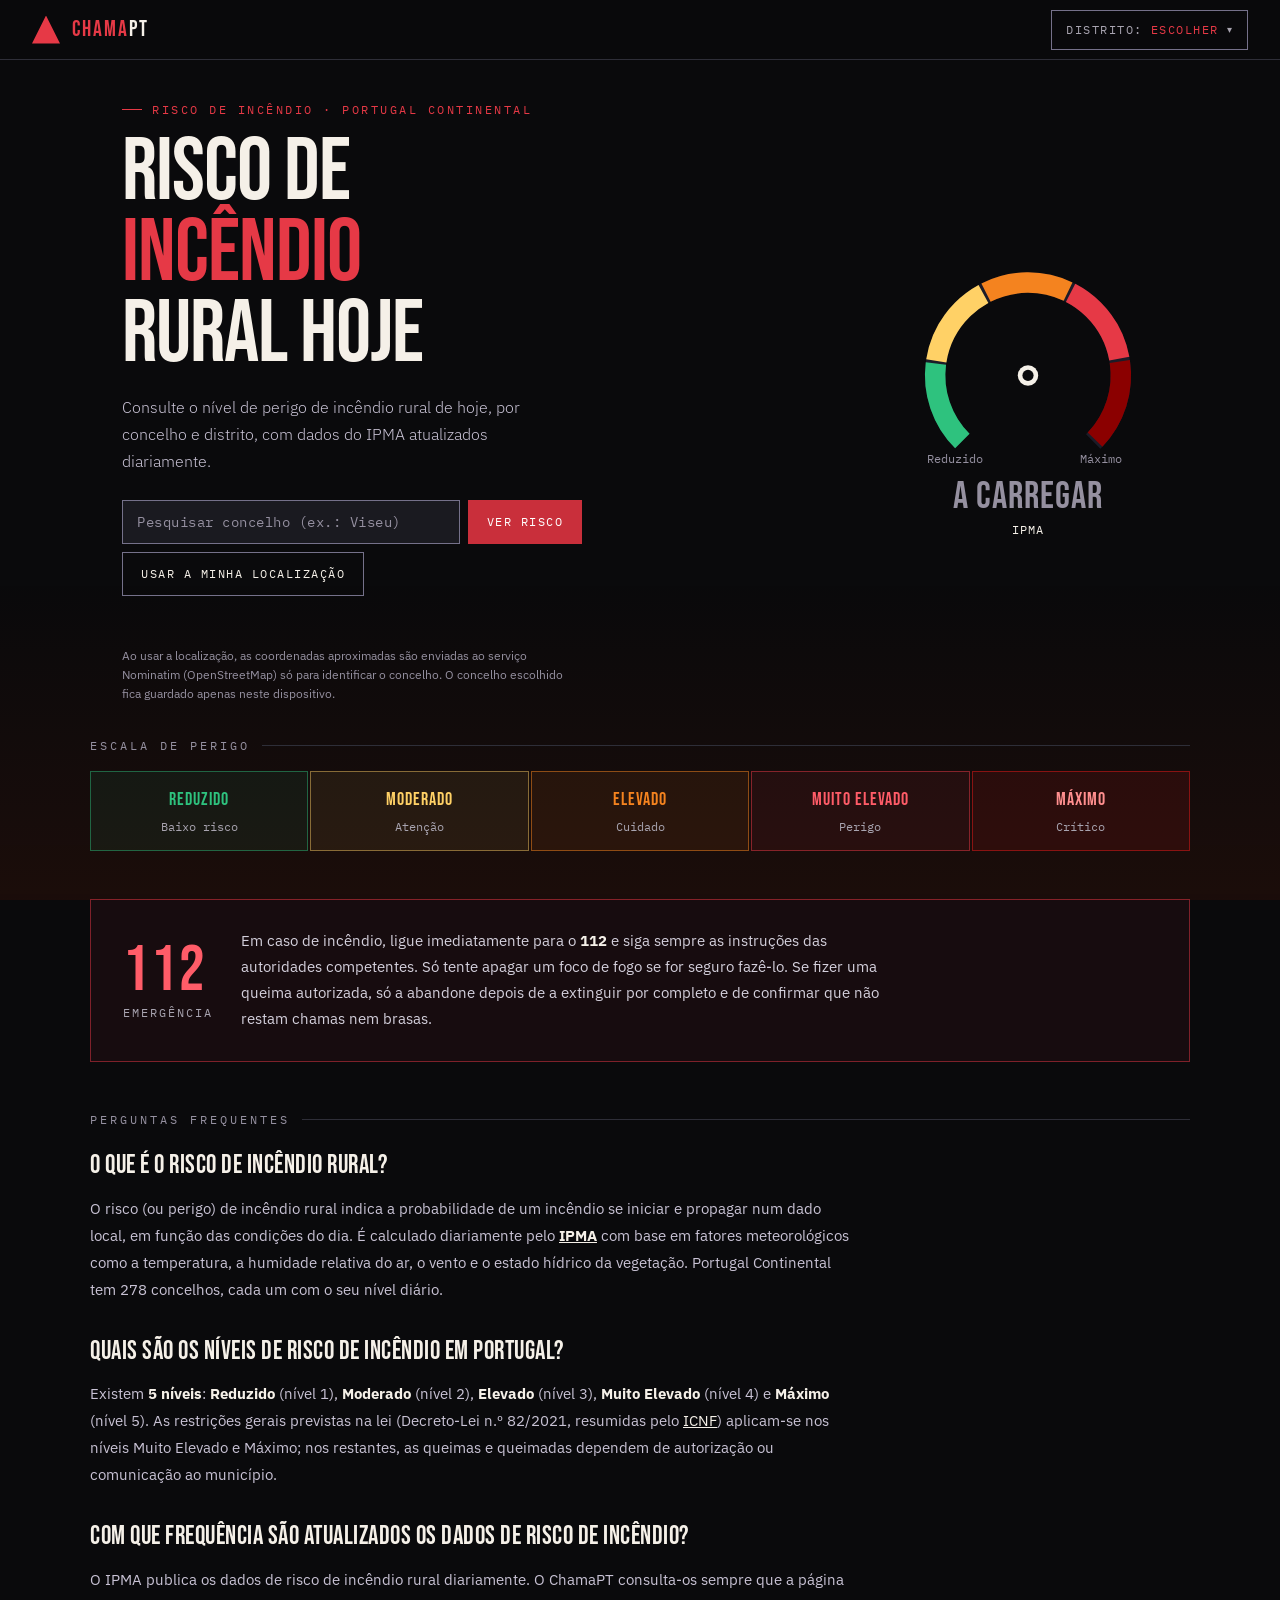
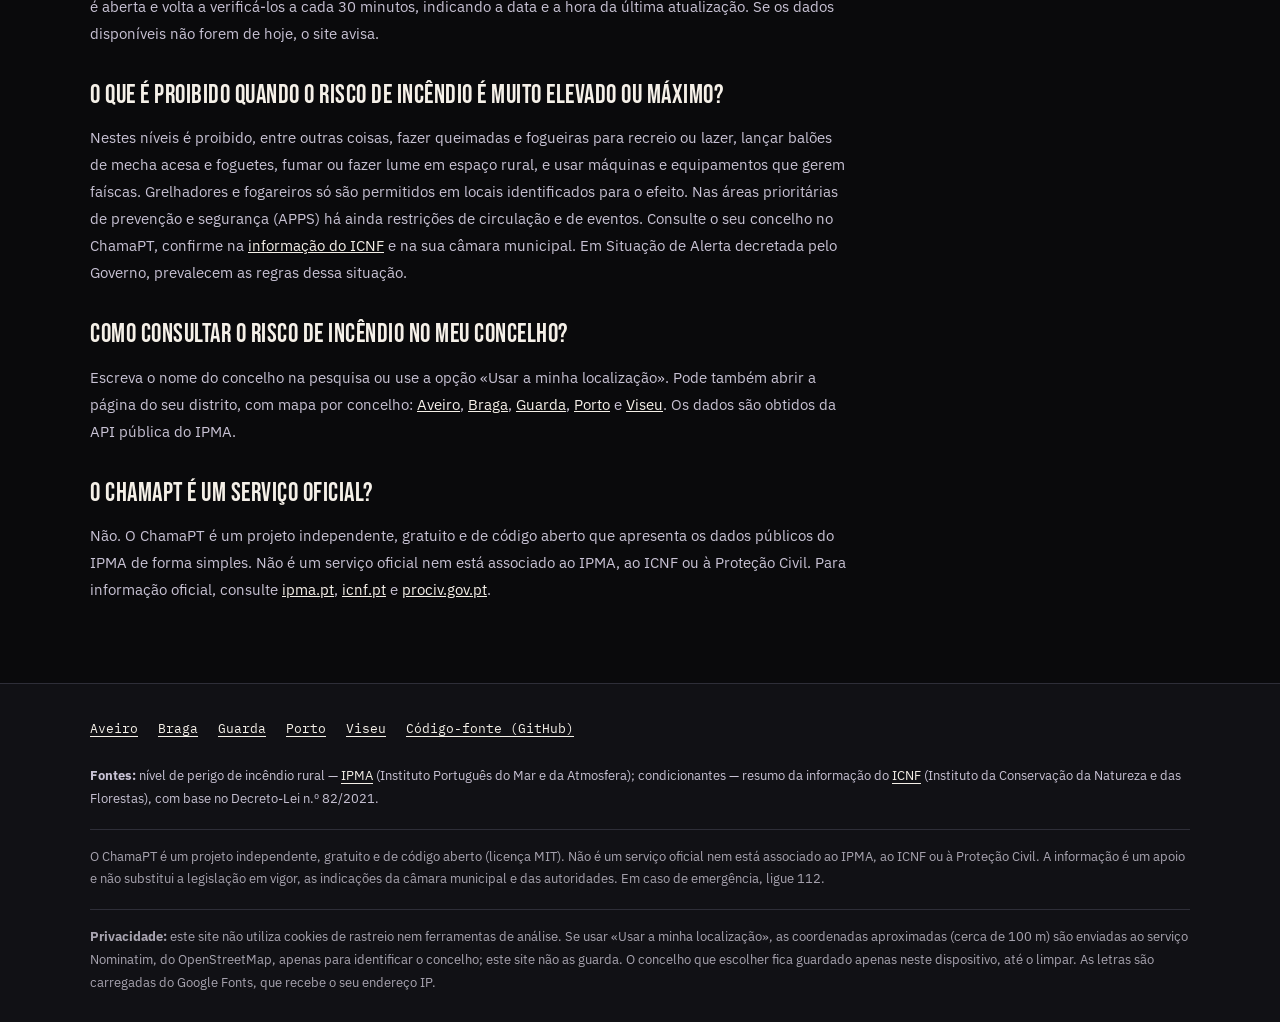
<file: index.html>
<!DOCTYPE html>
<html lang="pt-PT">
<head>
<meta charset="utf-8">
<meta name="viewport" content="width=device-width, initial-scale=1">
<title>Risco de Incêndio Rural em Portugal Hoje | ChamaPT</title>
<meta name="description" content="Consulte o risco de incêndio rural hoje em Portugal, por concelho e distrito, com dados do IPMA: nível de perigo, previsão e condicionantes em vigor.">
<meta name="robots" content="index, follow, max-snippet:-1, max-image-preview:large, max-video-preview:-1">
<meta name="author" content="ChamaPT">
<meta name="theme-color" content="#0a0a0c">
<meta name="google-site-verification" content="upQgK47_FCLQB-WfcTUBunwIGYiLRIm8_LRgmEuH4qc">
<link rel="canonical" href="https://chama-pt.github.io/">
<meta property="og:type" content="website">
<meta property="og:url" content="https://chama-pt.github.io/">
<meta property="og:title" content="Risco de Incêndio Rural em Portugal Hoje | ChamaPT">
<meta property="og:description" content="Consulte o risco de incêndio rural hoje em Portugal, por concelho e distrito, com dados do IPMA: nível de perigo, previsão e condicionantes em vigor.">
<meta property="og:image" content="https://chama-pt.github.io/assets/img/og-chamapt.png">
<meta property="og:image:type" content="image/png">
<meta property="og:image:width" content="1200">
<meta property="og:image:height" content="630">
<meta property="og:image:alt" content="ChamaPT — risco de incêndio rural em Portugal">
<meta property="og:locale" content="pt_PT">
<meta property="og:site_name" content="ChamaPT">
<meta name="twitter:card" content="summary_large_image">
<meta name="twitter:site" content="@ChamaPT">
<meta name="twitter:title" content="Risco de Incêndio Rural em Portugal Hoje | ChamaPT">
<meta name="twitter:description" content="Consulte o risco de incêndio rural hoje em Portugal, por concelho e distrito, com dados do IPMA: nível de perigo, previsão e condicionantes em vigor.">
<meta name="twitter:image" content="https://chama-pt.github.io/assets/img/og-chamapt.png">
<meta name="twitter:image:alt" content="ChamaPT — risco de incêndio rural em Portugal">
<link rel="icon" href="/favicon.svg" type="image/svg+xml">
<link rel="icon" href="/assets/img/favicon-32.png" type="image/png" sizes="32x32">
<link rel="icon" href="/favicon.ico" sizes="any">
<link rel="apple-touch-icon" href="/assets/img/apple-touch-icon.png">
<link rel="preconnect" href="https://fonts.googleapis.com">
<link rel="preconnect" href="https://fonts.gstatic.com" crossorigin>
<link rel="preconnect" href="https://api.ipma.pt" crossorigin>
<link rel="stylesheet" href="https://fonts.googleapis.com/css2?family=Bebas+Neue&family=IBM+Plex+Mono:wght@400;600&family=IBM+Plex+Sans:wght@300;400;600&display=swap" media="print" onload="this.media='all'">
<noscript><link rel="stylesheet" href="https://fonts.googleapis.com/css2?family=Bebas+Neue&family=IBM+Plex+Mono:wght@400;600&family=IBM+Plex+Sans:wght@300;400;600&display=swap"></noscript>
<link rel="stylesheet" href="/assets/css/chama.css">
<script type="application/ld+json">
{
  "@context": "https://schema.org",
  "@graph": [
    {
      "@type": "Organization",
      "@id": "https://chama-pt.github.io/#organization",
      "name": "ChamaPT",
      "url": "https://chama-pt.github.io/",
      "logo": {
        "@type": "ImageObject",
        "url": "https://chama-pt.github.io/assets/img/icon-512.png",
        "width": 512,
        "height": 512
      },
      "sameAs": [
        "https://github.com/Chama-PT/Chama-PT.github.io"
      ]
    },
    {
      "@type": "WebSite",
      "@id": "https://chama-pt.github.io/#website",
      "url": "https://chama-pt.github.io/",
      "name": "ChamaPT",
      "description": "Consulte o risco de incêndio rural hoje em Portugal, por concelho e distrito, com dados do IPMA: nível de perigo, previsão e condicionantes em vigor.",
      "inLanguage": "pt-PT",
      "publisher": {
        "@id": "https://chama-pt.github.io/#organization"
      }
    },
    {
      "@type": "WebPage",
      "@id": "https://chama-pt.github.io/#webpage",
      "url": "https://chama-pt.github.io/",
      "name": "Risco de Incêndio Rural em Portugal Hoje | ChamaPT",
      "description": "Consulte o risco de incêndio rural hoje em Portugal, por concelho e distrito, com dados do IPMA: nível de perigo, previsão e condicionantes em vigor.",
      "inLanguage": "pt-PT",
      "isPartOf": {
        "@id": "https://chama-pt.github.io/#website"
      },
      "about": {
        "@id": "https://chama-pt.github.io/#app"
      }
    },
    {
      "@type": "WebApplication",
      "@id": "https://chama-pt.github.io/#app",
      "name": "ChamaPT — risco de incêndio rural em Portugal",
      "description": "Consulte o risco de incêndio rural hoje em Portugal, por concelho e distrito, com dados do IPMA: nível de perigo, previsão e condicionantes em vigor.",
      "url": "https://chama-pt.github.io/",
      "applicationCategory": "UtilitiesApplication",
      "operatingSystem": "Qualquer",
      "inLanguage": "pt-PT",
      "isAccessibleForFree": true,
      "publisher": {
        "@id": "https://chama-pt.github.io/#organization"
      },
      "offers": {
        "@type": "Offer",
        "price": "0",
        "priceCurrency": "EUR"
      }
    },
    {
      "@type": "FAQPage",
      "@id": "https://chama-pt.github.io/#faq",
      "inLanguage": "pt-PT",
      "mainEntity": [
        {
          "@type": "Question",
          "name": "O que é o risco de incêndio rural?",
          "acceptedAnswer": {
            "@type": "Answer",
            "text": "O risco (ou perigo) de incêndio rural indica a probabilidade de um incêndio se iniciar e propagar num dado local, em função das condições do dia. É calculado diariamente pelo IPMA com base em fatores meteorológicos como a temperatura, a humidade relativa do ar, o vento e o estado hídrico da vegetação. Portugal Continental tem 278 concelhos, cada um com o seu nível diário."
          }
        },
        {
          "@type": "Question",
          "name": "Quais são os níveis de risco de incêndio em Portugal?",
          "acceptedAnswer": {
            "@type": "Answer",
            "text": "Existem 5 níveis: Reduzido (nível 1), Moderado (nível 2), Elevado (nível 3), Muito Elevado (nível 4) e Máximo (nível 5). As restrições gerais previstas na lei (Decreto-Lei n.º 82/2021, resumidas pelo ICNF) aplicam-se nos níveis Muito Elevado e Máximo; nos restantes, as queimas e queimadas dependem de autorização ou comunicação ao município."
          }
        },
        {
          "@type": "Question",
          "name": "Com que frequência são atualizados os dados de risco de incêndio?",
          "acceptedAnswer": {
            "@type": "Answer",
            "text": "O IPMA publica os dados de risco de incêndio rural diariamente. O ChamaPT consulta-os sempre que a página é aberta e volta a verificá-los a cada 30 minutos, indicando a data e a hora da última atualização. Se os dados disponíveis não forem de hoje, o site avisa."
          }
        },
        {
          "@type": "Question",
          "name": "O que é proibido quando o risco de incêndio é Muito Elevado ou Máximo?",
          "acceptedAnswer": {
            "@type": "Answer",
            "text": "Nestes níveis é proibido, entre outras coisas, fazer queimadas e fogueiras para recreio ou lazer, lançar balões de mecha acesa e foguetes, fumar ou fazer lume em espaço rural, e usar máquinas e equipamentos que gerem faíscas. Grelhadores e fogareiros só são permitidos em locais identificados para o efeito. Nas áreas prioritárias de prevenção e segurança (APPS) há ainda restrições de circulação e de eventos. Consulte o seu concelho no ChamaPT, confirme na informação do ICNF e na sua câmara municipal. Em Situação de Alerta decretada pelo Governo, prevalecem as regras dessa situação."
          }
        },
        {
          "@type": "Question",
          "name": "Como consultar o risco de incêndio no meu concelho?",
          "acceptedAnswer": {
            "@type": "Answer",
            "text": "Escreva o nome do concelho na pesquisa ou use a opção «Usar a minha localização». Pode também abrir a página do seu distrito, com mapa por concelho: Aveiro, Braga, Guarda, Porto e Viseu. Os dados são obtidos da API pública do IPMA."
          }
        },
        {
          "@type": "Question",
          "name": "O ChamaPT é um serviço oficial?",
          "acceptedAnswer": {
            "@type": "Answer",
            "text": "Não. O ChamaPT é um projeto independente, gratuito e de código aberto que apresenta os dados públicos do IPMA de forma simples. Não é um serviço oficial nem está associado ao IPMA, ao ICNF ou à Proteção Civil. Para informação oficial, consulte ipma.pt, icnf.pt e prociv.gov.pt."
          }
        }
      ]
    }
  ]
}
</script>
</head>
<body>
<a class="skip-link" href="#conteudo">Saltar para o conteúdo</a>
<header class="site-header">
  <a class="logo" href="/" aria-label="ChamaPT — página inicial">
    <span class="logo-tri" aria-hidden="true"></span>
    <span class="logo-text"><span>Chama</span>PT</span>
  </a>
  <div class="dd">
    <button class="dd-trigger" id="dd-trigger" type="button" aria-expanded="false" aria-controls="dd-menu">
      <span class="dd-label">Distrito:</span><span class="dd-current" id="dd-current">Escolher</span><span class="dd-arrow" aria-hidden="true">▾</span>
    </button>
    <ul class="dd-menu" id="dd-menu" hidden></ul>
  </div>
</header>

<main id="conteudo">
<div class="wrap">
  <noscript><div class="notice notice--warn" style="margin-top:24px">Este site precisa de JavaScript para mostrar os dados do IPMA. Ative o JavaScript no navegador ou consulte diretamente <a href="https://www.ipma.pt/pt/riscoincendio/rcm.pt/">ipma.pt</a>.</div></noscript>
  <div class="notice notice--error" id="aviso-erro" role="alert" hidden style="margin-top:24px"></div>
  <div class="notice notice--warn" id="aviso-data" role="status" hidden style="margin-top:24px"></div>

  <section class="hero" aria-labelledby="titulo">
    <div class="hero-title">
      <p class="hero-tag" id="local-nome">Risco de incêndio · Portugal Continental</p>
      <h1 id="titulo">Risco de<br><span class="fire">incêndio</span><br>rural hoje</h1>
      <p class="hero-sub">Consulte o nível de perigo de incêndio rural de hoje, por concelho e distrito, com dados do IPMA atualizados diariamente.</p>
    </div>
    <div class="gauge-wrap" role="group" aria-label="Nível de perigo de incêndio">
      <div class="gauge-dial">
        <div id="gauge-svg"></div>
        <span class="gauge-end gauge-end--l" aria-hidden="true">Reduzido</span>
        <span class="gauge-end gauge-end--r" aria-hidden="true">Máximo</span>
      </div>
      <div class="gauge-text">
        <p class="gauge-level lv0" id="gauge-level">A carregar</p>
        <p class="gauge-date" id="gauge-date">IPMA</p>
      </div>
    </div>
    <div class="locate">
      <form id="pesquisa-form" role="search" autocomplete="off">
        <label class="sr-only" for="concelho-q">Pesquisar concelho</label>
        <div class="locate-row">
          <input class="locate-field" id="concelho-q" name="q" type="search" list="lista-concelhos" placeholder="Pesquisar concelho (ex.: Viseu)" autocomplete="off" autocapitalize="words" spellcheck="false" enterkeyhint="search">
          <datalist id="lista-concelhos"></datalist>
          <button class="btn" type="submit">Ver risco</button>
        </div>
      </form>
      <div class="locate-actions">
        <button class="btn btn--ghost" type="button" id="btn-gps">Usar a minha localização</button>
        <button class="btn btn--ghost" type="button" id="btn-limpar" hidden>Limpar localização</button>
      </div>
      <p class="locate-msg" id="locate-msg" role="status"></p>
      <ul class="suggestions" id="sugestoes"></ul>
      <p class="privacy-hint">Ao usar a localização, as coordenadas aproximadas são enviadas ao serviço Nominatim (OpenStreetMap) só para identificar o concelho. O concelho escolhido fica guardado apenas neste dispositivo.</p>
    </div>
  </section>
  <p class="sr-only" id="estado-sr" role="status" aria-live="polite"></p>
</div>

<section class="wrap section" id="national-section" aria-labelledby="nac-t" hidden>
  <h2 class="section-label" id="nac-t">Portugal Continental hoje</h2>
  <ul class="stats-bar" id="stats-nac" aria-label="Número de concelhos por nível de perigo"></ul>
  <p class="stats-title" id="stats-total"></p>
</section>

<section class="wrap section" id="days-section" aria-labelledby="dias-t" hidden>
  <h2 class="section-label" id="dias-t">Previsão · hoje e amanhã</h2>
  <div class="days-grid" id="days-grid"></div>
</section>

<section class="wrap section" id="rules-section" aria-labelledby="cond-label" hidden>
  <h2 class="section-label" id="cond-label">Condicionantes</h2>
  <div class="rules-grid" id="rules-grid"></div>
  <p class="rules-note">Resumo informativo baseado nas <a href="https://fogos.icnf.pt/SGIF2010/InformacaoPublicaDados/Condicionantes_PerigoIncendiosRural.pdf" target="_blank" rel="noopener noreferrer">restrições associadas ao perigo de incêndio rural diário do ICNF</a> (Decreto-Lei n.º 82/2021). Não dispensa a consulta da legislação nem da sua câmara municipal. Em Situação de Alerta decretada pelo Governo, prevalecem as regras dessa situação. APPS: áreas prioritárias de prevenção e segurança, disponíveis para consulta na câmara municipal.</p>
</section>

<section class="wrap section" aria-labelledby="escala-t">
  <h2 class="section-label" id="escala-t">Escala de perigo</h2>
  <ol class="scale-row">
    <li class="scale-item s1" data-nivel="1"><span class="sname">Reduzido</span><span class="sdesc">Baixo risco</span></li>
    <li class="scale-item s2" data-nivel="2"><span class="sname">Moderado</span><span class="sdesc">Atenção</span></li>
    <li class="scale-item s3" data-nivel="3"><span class="sname">Elevado</span><span class="sdesc">Cuidado</span></li>
    <li class="scale-item s4" data-nivel="4"><span class="sname">Muito Elevado</span><span class="sdesc">Perigo</span></li>
    <li class="scale-item s5" data-nivel="5"><span class="sname">Máximo</span><span class="sdesc">Crítico</span></li>
  </ol>
</section>

<section class="wrap section" aria-labelledby="sos-t">
  <h2 class="sr-only" id="sos-t">Emergência</h2>
  <div class="sos">
    <div><a class="sos-num" href="tel:112" aria-label="Ligar para o 112">112</a><span class="sos-label">Emergência</span></div>
    <p class="sos-msg">Em caso de incêndio, ligue imediatamente para o <strong>112</strong> e siga sempre as instruções das autoridades competentes. Só tente apagar um foco de fogo se for seguro fazê-lo. Se fizer uma queima autorizada, só a abandone depois de a extinguir por completo e de confirmar que não restam chamas nem brasas.</p>
  </div>
</section>

<section class="wrap section" aria-labelledby="faq-t">
<h2 class="section-label" id="faq-t">Perguntas frequentes</h2>
<div class="faq">
  <h3>O que é o risco de incêndio rural?</h3>
  <p>O risco (ou perigo) de incêndio rural indica a probabilidade de um incêndio se iniciar e propagar num dado local, em função das condições do dia. É calculado diariamente pelo <a href="https://www.ipma.pt/" target="_blank" rel="noopener noreferrer"><strong>IPMA</strong></a> com base em fatores meteorológicos como a temperatura, a humidade relativa do ar, o vento e o estado hídrico da vegetação. Portugal Continental tem 278 concelhos, cada um com o seu nível diário.</p>
  <h3>Quais são os níveis de risco de incêndio em Portugal?</h3>
  <p>Existem <strong>5 níveis</strong>: <strong>Reduzido</strong> (nível 1), <strong>Moderado</strong> (nível 2), <strong>Elevado</strong> (nível 3), <strong>Muito Elevado</strong> (nível 4) e <strong>Máximo</strong> (nível 5). As restrições gerais previstas na lei (Decreto-Lei n.º 82/2021, resumidas pelo <a href="https://fogos.icnf.pt/SGIF2010/InformacaoPublicaDados/Condicionantes_PerigoIncendiosRural.pdf" target="_blank" rel="noopener noreferrer">ICNF</a>) aplicam-se nos níveis Muito Elevado e Máximo; nos restantes, as queimas e queimadas dependem de autorização ou comunicação ao município.</p>
  <h3>Com que frequência são atualizados os dados de risco de incêndio?</h3>
  <p>O IPMA publica os dados de risco de incêndio rural diariamente. O ChamaPT consulta-os sempre que a página é aberta e volta a verificá-los a cada 30 minutos, indicando a data e a hora da última atualização. Se os dados disponíveis não forem de hoje, o site avisa.</p>
  <h3>O que é proibido quando o risco de incêndio é Muito Elevado ou Máximo?</h3>
  <p>Nestes níveis é proibido, entre outras coisas, fazer queimadas e fogueiras para recreio ou lazer, lançar balões de mecha acesa e foguetes, fumar ou fazer lume em espaço rural, e usar máquinas e equipamentos que gerem faíscas. Grelhadores e fogareiros só são permitidos em locais identificados para o efeito. Nas áreas prioritárias de prevenção e segurança (APPS) há ainda restrições de circulação e de eventos. Consulte o seu concelho no ChamaPT, confirme na <a href="https://fogos.icnf.pt/SGIF2010/InformacaoPublicaDados/Condicionantes_PerigoIncendiosRural.pdf" target="_blank" rel="noopener noreferrer">informação do ICNF</a> e na sua câmara municipal. Em Situação de Alerta decretada pelo Governo, prevalecem as regras dessa situação.</p>
  <h3>Como consultar o risco de incêndio no meu concelho?</h3>
  <p>Escreva o nome do concelho na pesquisa ou use a opção «Usar a minha localização». Pode também abrir a página do seu distrito, com mapa por concelho: <a href="/aveiro/">Aveiro</a>, <a href="/braga/">Braga</a>, <a href="/guarda/">Guarda</a>, <a href="/porto/">Porto</a> e <a href="/viseu/">Viseu</a>. Os dados são obtidos da API pública do IPMA.</p>
  <h3>O ChamaPT é um serviço oficial?</h3>
  <p>Não. O ChamaPT é um projeto independente, gratuito e de código aberto que apresenta os dados públicos do IPMA de forma simples. Não é um serviço oficial nem está associado ao IPMA, ao ICNF ou à Proteção Civil. Para informação oficial, consulte <a href="https://www.ipma.pt/" target="_blank" rel="noopener noreferrer">ipma.pt</a>, <a href="https://www.icnf.pt/" target="_blank" rel="noopener noreferrer">icnf.pt</a> e <a href="https://prociv.gov.pt/" target="_blank" rel="noopener noreferrer">prociv.gov.pt</a>.</p>
</div>
</section>

<p class="atualizacao wrap" id="atualizacao" style="font-size:13px;color:var(--muted);padding-bottom:8px"></p>
</main>
<footer class="site-footer">
  <div class="footer-in">
    <nav aria-label="Risco de incêndio por distrito">
      <p class="sr-only">Distritos com página dedicada</p>
      <ul class="footer-nav"><li><a href="/aveiro/">Aveiro</a></li><li><a href="/braga/">Braga</a></li><li><a href="/guarda/">Guarda</a></li><li><a href="/porto/">Porto</a></li><li><a href="/viseu/">Viseu</a></li><li><a href="https://github.com/Chama-PT/Chama-PT.github.io" target="_blank" rel="noopener noreferrer">Código-fonte (GitHub)</a></li></ul>
    </nav>
    <p><strong>Fontes:</strong> nível de perigo de incêndio rural — <a href="https://www.ipma.pt/" target="_blank" rel="noopener noreferrer">IPMA</a> (Instituto Português do Mar e da Atmosfera); condicionantes — resumo da informação do <a href="https://fogos.icnf.pt/SGIF2010/InformacaoPublicaDados/Condicionantes_PerigoIncendiosRural.pdf" target="_blank" rel="noopener noreferrer">ICNF</a> (Instituto da Conservação da Natureza e das Florestas), com base no Decreto-Lei n.º 82/2021.</p>
    <p class="footer-legal">O ChamaPT é um projeto independente, gratuito e de código aberto (licença MIT). Não é um serviço oficial nem está associado ao IPMA, ao ICNF ou à Proteção Civil. A informação é um apoio e não substitui a legislação em vigor, as indicações da câmara municipal e das autoridades. Em caso de emergência, ligue 112.</p>
    <p class="footer-legal"><strong>Privacidade:</strong> este site não utiliza cookies de rastreio nem ferramentas de análise. Se usar «Usar a minha localização», as coordenadas aproximadas (cerca de 100 m) são enviadas ao serviço Nominatim, do OpenStreetMap, apenas para identificar o concelho; este site não as guarda. O concelho que escolher fica guardado apenas neste dispositivo, até o limpar. As letras são carregadas do Google Fonts, que recebe o seu endereço IP.</p>
  </div>
</footer>

<script src="/assets/js/concelhos.js" defer></script>
<script src="/assets/js/core.js" defer></script>
<script src="/assets/js/home.js" defer></script>
</body>
</html>
</file>
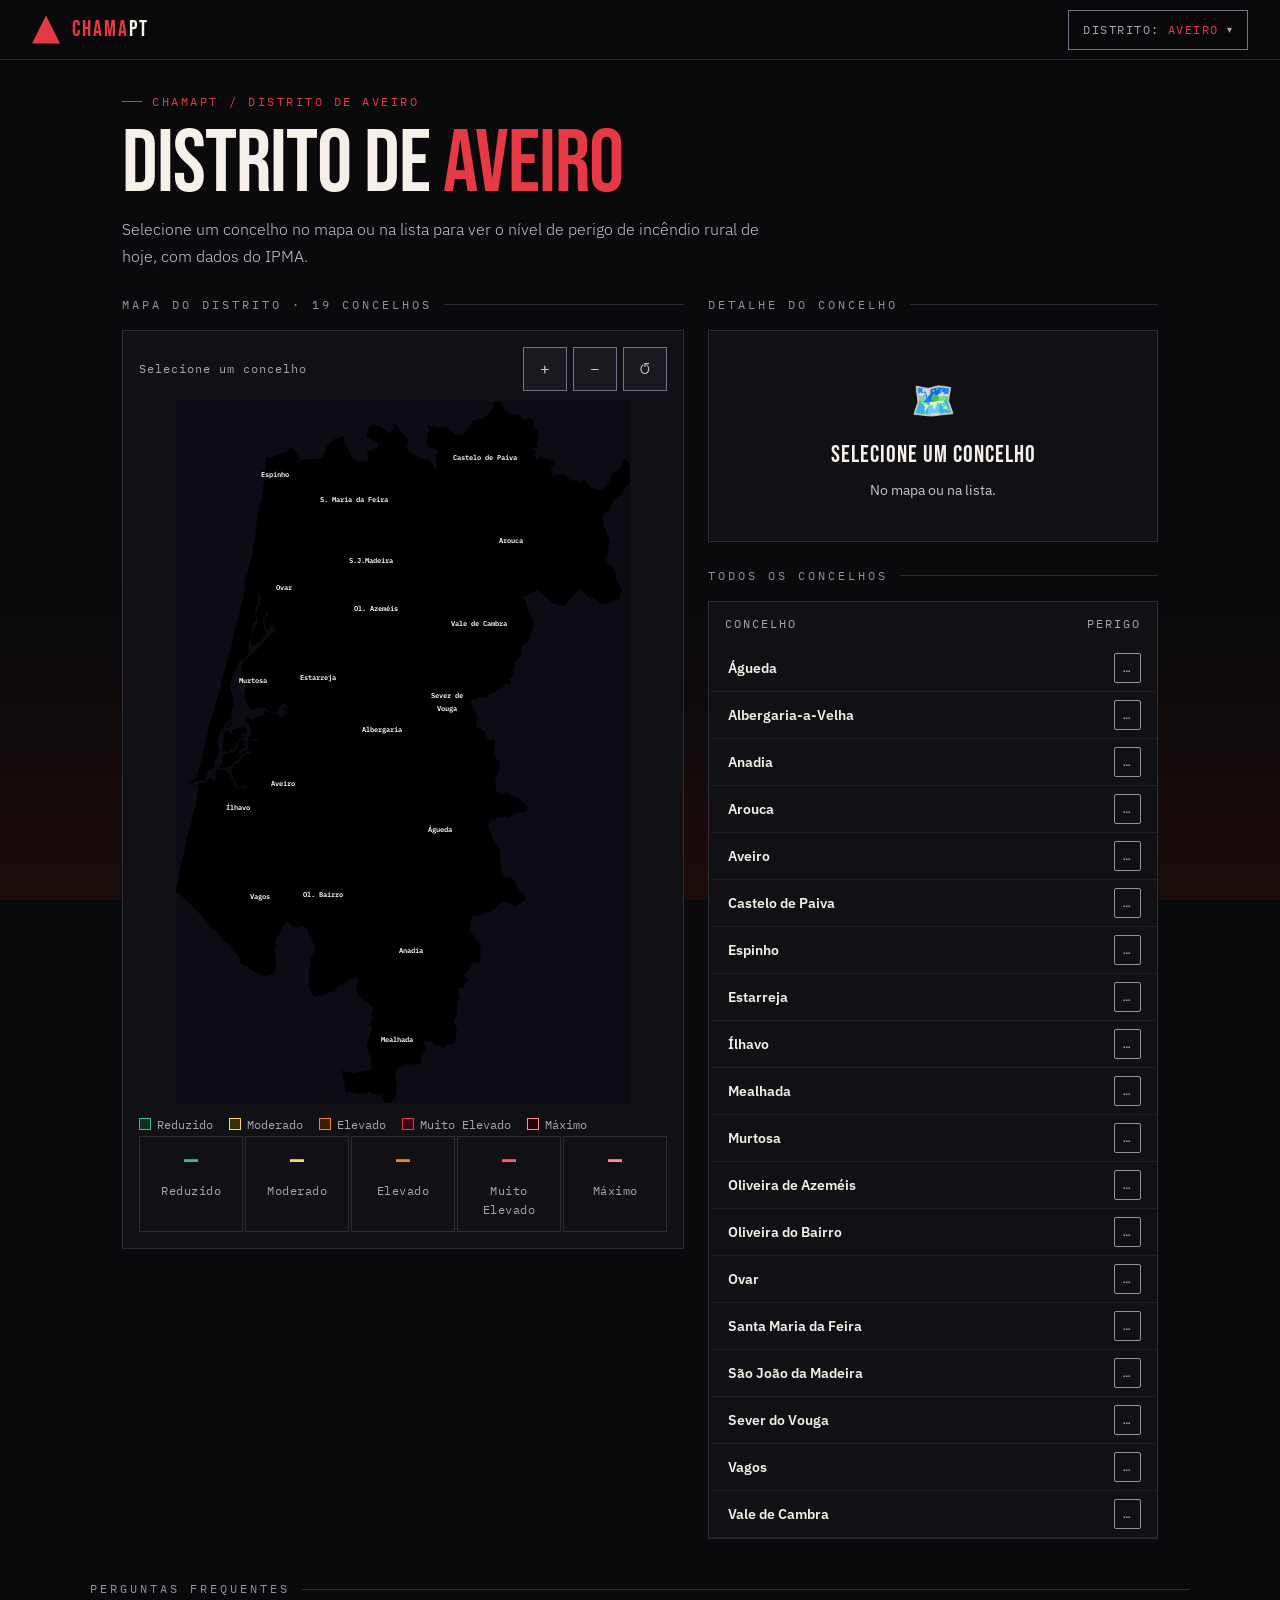
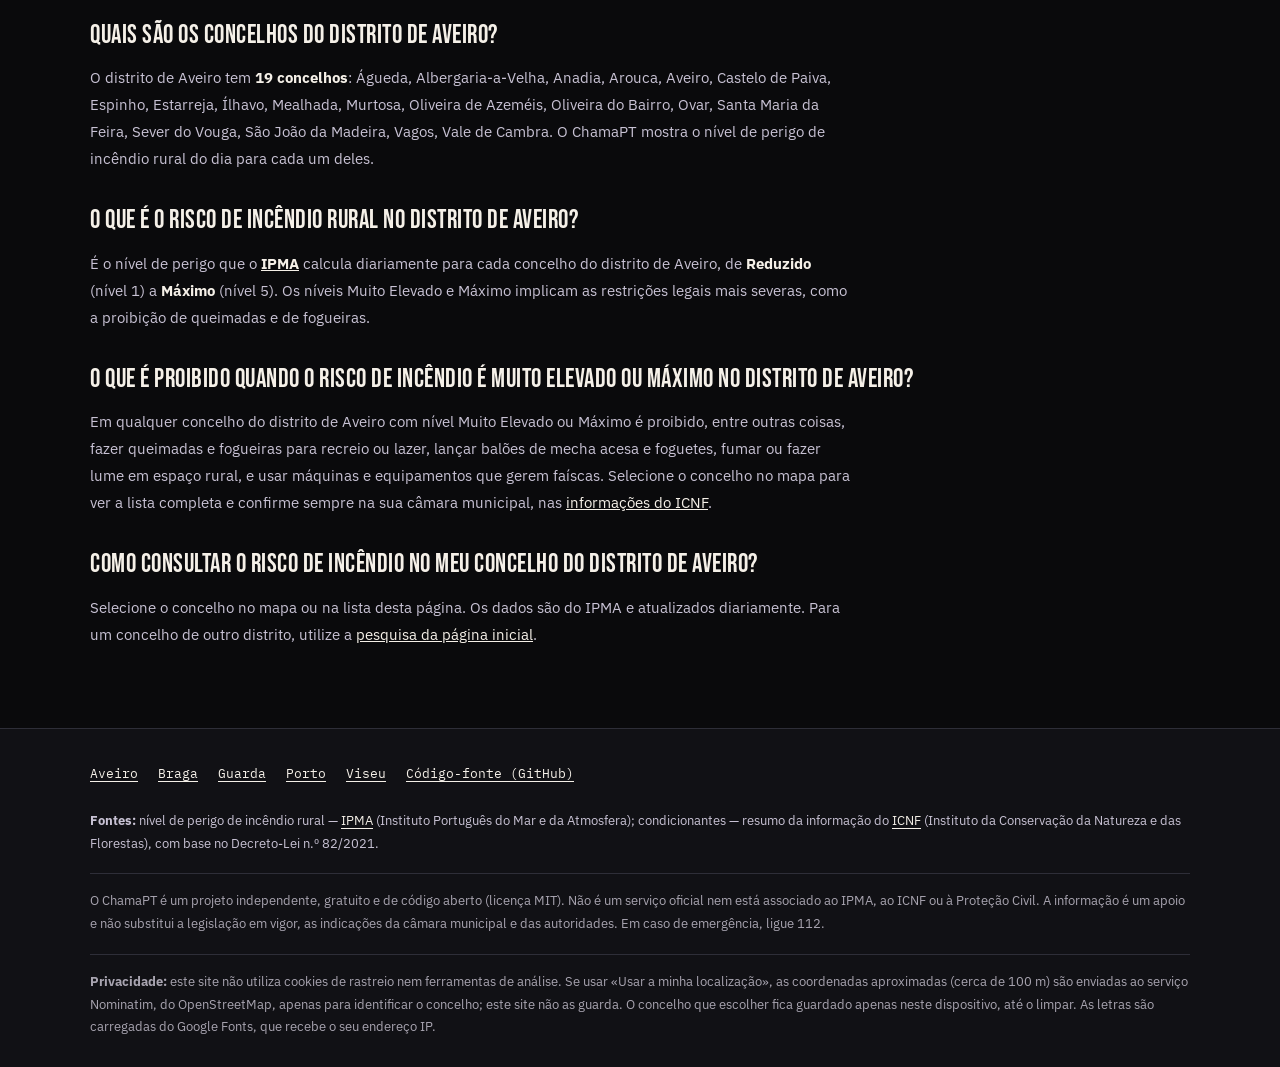
<file: aveiro/index.html>
<!DOCTYPE html>
<html lang="pt-PT">
<head>
<meta charset="utf-8">
<meta name="viewport" content="width=device-width, initial-scale=1">
<title>Risco de Incêndio no Distrito de Aveiro Hoje | ChamaPT</title>
<meta name="description" content="Veja o risco de incêndio rural hoje nos 19 concelhos do distrito de Aveiro: mapa por concelho, nível de perigo do IPMA e condicionantes em vigor.">
<meta name="robots" content="index, follow, max-snippet:-1, max-image-preview:large, max-video-preview:-1">
<meta name="author" content="ChamaPT">
<meta name="theme-color" content="#0a0a0c">
<link rel="canonical" href="https://chama-pt.github.io/aveiro/">
<meta property="og:type" content="website">
<meta property="og:url" content="https://chama-pt.github.io/aveiro/">
<meta property="og:title" content="Risco de Incêndio no Distrito de Aveiro Hoje | ChamaPT">
<meta property="og:description" content="Veja o risco de incêndio rural hoje nos 19 concelhos do distrito de Aveiro: mapa por concelho, nível de perigo do IPMA e condicionantes em vigor.">
<meta property="og:image" content="https://chama-pt.github.io/assets/img/og-chamapt.png">
<meta property="og:image:type" content="image/png">
<meta property="og:image:width" content="1200">
<meta property="og:image:height" content="630">
<meta property="og:image:alt" content="ChamaPT — risco de incêndio rural em Portugal">
<meta property="og:locale" content="pt_PT">
<meta property="og:site_name" content="ChamaPT">
<meta name="twitter:card" content="summary_large_image">
<meta name="twitter:site" content="@ChamaPT">
<meta name="twitter:title" content="Risco de Incêndio no Distrito de Aveiro Hoje | ChamaPT">
<meta name="twitter:description" content="Veja o risco de incêndio rural hoje nos 19 concelhos do distrito de Aveiro: mapa por concelho, nível de perigo do IPMA e condicionantes em vigor.">
<meta name="twitter:image" content="https://chama-pt.github.io/assets/img/og-chamapt.png">
<meta name="twitter:image:alt" content="ChamaPT — risco de incêndio rural em Portugal">
<link rel="icon" href="/favicon.svg" type="image/svg+xml">
<link rel="icon" href="/assets/img/favicon-32.png" type="image/png" sizes="32x32">
<link rel="icon" href="/favicon.ico" sizes="any">
<link rel="apple-touch-icon" href="/assets/img/apple-touch-icon.png">
<link rel="preconnect" href="https://fonts.googleapis.com">
<link rel="preconnect" href="https://fonts.gstatic.com" crossorigin>
<link rel="preconnect" href="https://api.ipma.pt" crossorigin>
<link rel="stylesheet" href="https://fonts.googleapis.com/css2?family=Bebas+Neue&family=IBM+Plex+Mono:wght@400;600&family=IBM+Plex+Sans:wght@300;400;600&display=swap" media="print" onload="this.media='all'">
<noscript><link rel="stylesheet" href="https://fonts.googleapis.com/css2?family=Bebas+Neue&family=IBM+Plex+Mono:wght@400;600&family=IBM+Plex+Sans:wght@300;400;600&display=swap"></noscript>
<link rel="stylesheet" href="/assets/css/chama.css">
<script type="application/ld+json">
{
  "@context": "https://schema.org",
  "@graph": [
    {
      "@type": "Organization",
      "@id": "https://chama-pt.github.io/#organization",
      "name": "ChamaPT",
      "url": "https://chama-pt.github.io/",
      "logo": {
        "@type": "ImageObject",
        "url": "https://chama-pt.github.io/assets/img/icon-512.png",
        "width": 512,
        "height": 512
      },
      "sameAs": [
        "https://github.com/Chama-PT/Chama-PT.github.io"
      ]
    },
    {
      "@type": "WebSite",
      "@id": "https://chama-pt.github.io/#website",
      "url": "https://chama-pt.github.io/",
      "name": "ChamaPT",
      "inLanguage": "pt-PT",
      "publisher": {
        "@id": "https://chama-pt.github.io/#organization"
      }
    },
    {
      "@type": "WebPage",
      "@id": "https://chama-pt.github.io/aveiro/#webpage",
      "url": "https://chama-pt.github.io/aveiro/",
      "name": "Risco de Incêndio no Distrito de Aveiro Hoje | ChamaPT",
      "description": "Veja o risco de incêndio rural hoje nos 19 concelhos do distrito de Aveiro: mapa por concelho, nível de perigo do IPMA e condicionantes em vigor.",
      "inLanguage": "pt-PT",
      "isPartOf": {
        "@id": "https://chama-pt.github.io/#website"
      },
      "breadcrumb": {
        "@type": "BreadcrumbList",
        "itemListElement": [
          {
            "@type": "ListItem",
            "position": 1,
            "name": "ChamaPT",
            "item": "https://chama-pt.github.io/"
          },
          {
            "@type": "ListItem",
            "position": 2,
            "name": "Distrito de Aveiro",
            "item": "https://chama-pt.github.io/aveiro/"
          }
        ]
      }
    },
    {
      "@type": "FAQPage",
      "@id": "https://chama-pt.github.io/aveiro/#faq",
      "inLanguage": "pt-PT",
      "mainEntity": [
        {
          "@type": "Question",
          "name": "Quais são os concelhos do distrito de Aveiro?",
          "acceptedAnswer": {
            "@type": "Answer",
            "text": "O distrito de Aveiro tem 19 concelhos: Águeda, Albergaria-a-Velha, Anadia, Arouca, Aveiro, Castelo de Paiva, Espinho, Estarreja, Ílhavo, Mealhada, Murtosa, Oliveira de Azeméis, Oliveira do Bairro, Ovar, Santa Maria da Feira, Sever do Vouga, São João da Madeira, Vagos, Vale de Cambra. O ChamaPT mostra o nível de perigo de incêndio rural do dia para cada um deles."
          }
        },
        {
          "@type": "Question",
          "name": "O que é o risco de incêndio rural no distrito de Aveiro?",
          "acceptedAnswer": {
            "@type": "Answer",
            "text": "É o nível de perigo que o IPMA calcula diariamente para cada concelho do distrito de Aveiro, de Reduzido (nível 1) a Máximo (nível 5). Os níveis Muito Elevado e Máximo implicam as restrições legais mais severas, como a proibição de queimadas e de fogueiras."
          }
        },
        {
          "@type": "Question",
          "name": "O que é proibido quando o risco de incêndio é Muito Elevado ou Máximo no distrito de Aveiro?",
          "acceptedAnswer": {
            "@type": "Answer",
            "text": "Em qualquer concelho do distrito de Aveiro com nível Muito Elevado ou Máximo é proibido, entre outras coisas, fazer queimadas e fogueiras para recreio ou lazer, lançar balões de mecha acesa e foguetes, fumar ou fazer lume em espaço rural, e usar máquinas e equipamentos que gerem faíscas. Selecione o concelho no mapa para ver a lista completa e confirme sempre na sua câmara municipal, nas informações do ICNF."
          }
        },
        {
          "@type": "Question",
          "name": "Como consultar o risco de incêndio no meu concelho do distrito de Aveiro?",
          "acceptedAnswer": {
            "@type": "Answer",
            "text": "Selecione o concelho no mapa ou na lista desta página. Os dados são do IPMA e atualizados diariamente. Para um concelho de outro distrito, utilize a pesquisa da página inicial."
          }
        }
      ]
    }
  ]
}
</script>
</head>
<body data-distrito="aveiro" data-prefixo="01" data-nome="Aveiro">
<a class="skip-link" href="#conteudo">Saltar para o conteúdo</a>
<header class="site-header">
  <a class="logo" href="/" aria-label="ChamaPT — página inicial">
    <span class="logo-tri" aria-hidden="true"></span>
    <span class="logo-text"><span>Chama</span>PT</span>
  </a>
  <div class="dd">
    <button class="dd-trigger" id="dd-trigger" type="button" aria-expanded="false" aria-controls="dd-menu">
      <span class="dd-label">Distrito:</span><span class="dd-current" id="dd-current">Escolher</span><span class="dd-arrow" aria-hidden="true">▾</span>
    </button>
    <ul class="dd-menu" id="dd-menu" hidden></ul>
  </div>
</header>

<main id="conteudo">
<div class="wrap">
  <noscript><div class="notice notice--warn" style="margin-top:24px">Este site precisa de JavaScript para mostrar os dados do IPMA. Ative o JavaScript no navegador ou consulte diretamente <a href="https://www.ipma.pt/pt/riscoincendio/rcm.pt/">ipma.pt</a>.</div></noscript>
  <div class="notice notice--error" id="aviso-erro" role="alert" hidden style="margin-top:24px"></div>
  <div class="notice notice--warn" id="aviso-data" role="status" hidden style="margin-top:24px"></div>
  <div class="page-header">
    <nav aria-label="Localização" class="hero-tag"><a href="/" style="text-decoration:none">ChamaPT</a> <span aria-hidden="true">/</span> <span>Distrito de Aveiro</span></nav>
    <h1>Distrito de <span class="fire">Aveiro</span></h1>
    <p class="page-sub">Selecione um concelho no mapa ou na lista para ver o nível de perigo de incêndio rural de hoje, com dados do IPMA.</p>
  </div>
  <p class="sr-only" id="estado-sr" role="status" aria-live="polite"></p>

  <div class="main-wrap">
    <section class="map-col" aria-labelledby="mapa-t">
      <h2 class="section-label" id="mapa-t">Mapa do distrito · 19 concelhos</h2>
      <div class="map-card">
        <div class="map-tools">
          <span class="map-hint">Selecione um concelho</span>
          <div class="map-zoom-controls">
            <button class="map-zoom-btn" id="zoom-in" type="button" aria-label="Aumentar o mapa">+</button>
            <button class="map-zoom-btn" id="zoom-out" type="button" aria-label="Reduzir o mapa">−</button>
            <button class="map-zoom-btn" id="zoom-reset" type="button" aria-label="Repor o mapa">↺</button>
          </div>
        </div>
        <div class="map-zoom-wrap">
<svg id="aveiro-svg" viewBox="0 0 553 854" xmlns="http://www.w3.org/2000/svg" role="group" aria-label="Mapa do distrito de Aveiro. Selecione um concelho.">
<rect width="553" height="854" fill="#0c0c14"/>
<path id="c-0101" class="c-path" d="M 277.2,610.2 L 273.2,615.7 L 265.7,615.9 L 256.0,612.7 L 258.5,609.7 L 257.1,606.1 L 254.5,604.9 L 256.0,598.1 L 254.1,593.7 L 248.2,588.6 L 240.0,587.8 L 227.3,575.8 L 224.8,571.8 L 225.5,568.8 L 229.5,564.8 L 229.6,560.7 L 222.8,554.8 L 218.0,555.6 L 211.2,562.3 L 206.0,564.9 L 198.7,559.3 L 189.6,558.5 L 183.6,555.9 L 179.8,551.5 L 186.2,546.2 L 193.1,543.0 L 196.0,535.7 L 209.3,529.0 L 208.4,524.7 L 205.9,520.5 L 206.9,515.3 L 208.8,513.8 L 207.4,501.7 L 218.6,499.6 L 224.9,502.9 L 227.7,498.4 L 237.8,490.1 L 241.4,480.8 L 239.6,478.4 L 239.2,472.7 L 240.7,470.5 L 239.9,466.5 L 244.7,459.6 L 241.0,450.2 L 249.0,427.1 L 266.2,427.6 L 269.3,424.6 L 288.4,415.1 L 292.6,414.4 L 297.6,419.2 L 309.3,414.9 L 314.8,416.1 L 323.0,411.2 L 325.1,413.6 L 326.0,418.5 L 325.8,426.5 L 327.2,431.7 L 325.9,439.1 L 334.3,448.3 L 334.3,452.5 L 337.5,457.9 L 362.4,472.5 L 364.7,469.6 L 362.5,467.6 L 362.8,465.7 L 367.5,466.3 L 368.2,463.5 L 371.5,461.6 L 375.8,465.4 L 379.3,463.0 L 382.4,464.6 L 381.7,462.4 L 383.7,458.1 L 384.9,458.4 L 385.3,456.6 L 389.1,453.5 L 389.7,455.6 L 387.8,457.6 L 389.4,463.2 L 388.9,471.8 L 390.6,475.8 L 397.7,479.3 L 401.9,476.6 L 417.1,484.8 L 428.7,494.2 L 425.2,499.1 L 413.2,501.1 L 404.2,506.9 L 401.6,504.4 L 396.3,507.0 L 392.8,505.6 L 389.6,506.9 L 386.9,511.5 L 386.3,508.9 L 384.9,508.6 L 382.7,509.8 L 382.5,512.4 L 380.0,512.1 L 380.7,515.4 L 378.5,515.5 L 384.2,528.6 L 385.6,535.3 L 393.8,544.9 L 394.8,548.7 L 393.9,554.8 L 397.2,576.6 L 402.3,579.9 L 406.7,578.9 L 414.0,587.1 L 416.5,594.4 L 425.0,603.1 L 424.9,606.4 L 422.9,606.8 L 422.0,609.1 L 412.4,614.6 L 405.9,609.8 L 398.9,608.4 L 393.6,611.1 L 385.7,619.2 L 376.1,622.6 L 370.2,619.6 L 367.7,615.7 L 362.6,612.3 L 359.7,607.0 L 353.4,604.9 L 331.7,608.2 L 322.9,614.8 L 311.4,618.4 L 277.2,610.2 Z"><title>Águeda</title></path>
<path id="c-0102" class="c-path" d="M 203.5,501.6 L 198.7,497.0 L 190.1,480.7 L 182.3,474.8 L 181.2,465.1 L 175.9,457.3 L 175.4,453.0 L 172.4,454.3 L 174.0,451.0 L 170.5,449.9 L 168.2,451.6 L 168.4,444.2 L 170.3,444.9 L 171.0,442.7 L 167.0,440.8 L 166.5,437.5 L 163.0,432.9 L 162.8,428.5 L 159.1,416.3 L 156.1,413.5 L 148.7,412.6 L 145.3,406.9 L 145.3,404.1 L 142.8,401.6 L 135.0,396.1 L 131.0,395.7 L 127.3,391.1 L 123.0,390.6 L 122.7,384.1 L 121.1,381.0 L 124.2,381.5 L 128.0,384.8 L 135.7,379.2 L 133.7,376.5 L 142.4,380.1 L 143.4,380.6 L 142.9,383.1 L 139.2,387.0 L 139.3,391.2 L 144.8,394.3 L 146.4,392.9 L 154.1,393.1 L 160.3,396.0 L 160.5,399.4 L 162.1,401.5 L 168.7,401.2 L 173.0,407.2 L 172.5,410.3 L 174.3,415.3 L 176.5,415.1 L 177.3,417.0 L 189.0,416.5 L 192.8,415.5 L 193.9,413.6 L 196.4,415.9 L 207.7,397.1 L 216.9,390.2 L 216.6,385.1 L 212.4,379.2 L 212.0,373.4 L 206.8,372.1 L 203.9,361.6 L 203.8,359.0 L 206.0,355.5 L 203.9,352.8 L 200.9,341.3 L 205.0,335.5 L 211.0,337.6 L 213.5,340.5 L 219.1,342.3 L 223.6,341.8 L 226.3,340.4 L 228.3,336.8 L 227.9,329.3 L 233.0,330.9 L 235.7,328.6 L 242.8,327.9 L 245.1,325.4 L 251.0,322.9 L 257.4,325.2 L 263.4,319.0 L 269.4,322.2 L 277.9,320.1 L 279.9,323.9 L 279.1,325.1 L 283.2,328.8 L 293.0,332.5 L 292.7,333.6 L 298.5,334.5 L 299.0,350.6 L 296.8,356.1 L 297.4,360.4 L 293.7,385.5 L 292.6,414.4 L 278.4,419.7 L 266.2,427.6 L 249.0,427.1 L 241.0,450.2 L 244.7,459.6 L 239.9,466.5 L 240.7,470.5 L 239.2,472.7 L 239.6,478.4 L 241.4,480.8 L 237.8,490.1 L 227.7,498.4 L 226.4,501.8 L 224.4,503.0 L 218.6,499.6 L 203.5,501.6 Z"><title>Albergaria-a-Velha</title></path>
<path id="c-0103" class="c-path" d="M 349.6,700.3 L 353.1,701.5 L 355.0,704.8 L 348.8,713.6 L 341.5,715.3 L 345.3,727.7 L 343.5,729.1 L 339.5,728.5 L 334.0,722.3 L 324.9,727.9 L 305.6,725.6 L 279.7,729.7 L 270.5,723.8 L 263.4,727.2 L 258.5,723.2 L 255.9,718.5 L 250.2,716.1 L 247.4,713.0 L 238.1,712.7 L 228.2,707.4 L 221.8,707.7 L 222.2,701.2 L 212.0,703.0 L 202.0,711.2 L 199.9,709.8 L 192.8,717.9 L 168.4,724.5 L 165.7,720.4 L 162.8,711.6 L 162.5,698.1 L 163.8,679.2 L 169.4,670.9 L 169.1,664.0 L 165.6,655.0 L 174.5,653.2 L 183.2,646.4 L 181.5,642.8 L 182.0,636.5 L 184.7,638.3 L 191.7,636.6 L 198.3,625.7 L 200.9,624.2 L 208.2,629.9 L 209.2,628.6 L 218.5,628.7 L 226.2,622.4 L 247.2,610.8 L 265.7,615.9 L 273.2,615.7 L 277.2,610.2 L 311.4,618.4 L 322.9,614.8 L 331.7,608.2 L 353.4,604.9 L 359.7,607.0 L 362.6,612.3 L 367.7,615.7 L 370.2,619.6 L 376.1,622.6 L 365.1,627.1 L 361.1,625.7 L 360.3,629.7 L 356.9,633.2 L 358.4,634.1 L 357.6,636.6 L 359.2,637.4 L 356.7,638.6 L 357.4,644.4 L 359.8,648.5 L 362.7,650.1 L 362.6,652.9 L 366.8,656.9 L 370.3,664.0 L 370.9,667.9 L 369.4,673.9 L 371.2,680.9 L 369.1,682.7 L 363.9,682.2 L 359.9,685.2 L 355.5,692.7 L 349.8,698.2 L 349.6,700.3 Z"><title>Anadia</title></path>
<path id="c-0104" class="c-path" d="M 424.1,237.3 L 401.4,250.8 L 396.8,236.8 L 392.1,228.1 L 386.8,222.2 L 378.4,217.3 L 372.5,211.6 L 366.8,209.0 L 363.7,205.6 L 355.6,205.7 L 348.5,203.6 L 339.3,195.2 L 334.1,196.5 L 332.1,194.1 L 327.4,193.0 L 324.8,189.4 L 320.8,190.2 L 316.9,187.8 L 317.5,186.6 L 316.4,185.8 L 309.5,185.4 L 308.4,177.3 L 299.2,162.6 L 294.8,162.5 L 291.1,160.2 L 288.1,155.6 L 280.3,153.9 L 282.6,149.7 L 278.9,144.6 L 282.3,143.3 L 284.0,140.6 L 279.2,135.5 L 279.8,134.2 L 278.4,132.2 L 280.6,130.9 L 279.6,128.1 L 283.1,125.9 L 282.6,124.5 L 284.8,119.9 L 283.0,117.6 L 283.3,115.8 L 284.3,114.6 L 288.2,116.1 L 289.1,114.6 L 291.3,115.2 L 297.4,104.0 L 301.4,103.1 L 307.6,96.1 L 308.7,91.7 L 313.3,87.3 L 314.2,83.9 L 318.2,81.4 L 322.5,82.2 L 324.8,80.6 L 329.3,82.4 L 337.5,81.3 L 340.0,83.2 L 339.0,85.2 L 342.1,85.0 L 342.9,86.9 L 339.6,87.8 L 336.4,94.3 L 338.3,97.4 L 339.4,96.3 L 338.2,94.6 L 339.1,93.3 L 340.5,93.4 L 341.9,96.6 L 342.8,93.5 L 345.1,94.6 L 348.1,93.1 L 349.2,95.9 L 353.0,98.8 L 351.1,103.8 L 354.7,102.3 L 355.0,105.3 L 357.3,103.4 L 358.4,105.5 L 363.9,102.5 L 366.0,105.8 L 368.3,106.3 L 368.6,108.1 L 366.4,107.6 L 365.3,109.5 L 367.5,113.4 L 366.2,114.1 L 367.1,116.1 L 366.0,117.2 L 367.8,118.2 L 368.8,122.7 L 377.6,125.5 L 388.4,125.0 L 422.8,119.7 L 432.6,124.2 L 429.6,115.1 L 431.1,112.2 L 429.2,95.6 L 430.5,84.8 L 434.8,85.7 L 437.0,84.0 L 437.7,83.0 L 435.2,78.2 L 438.9,76.6 L 437.2,72.8 L 444.3,68.5 L 452.0,70.7 L 452.5,72.8 L 458.4,71.0 L 461.9,75.3 L 455.4,82.1 L 457.8,85.2 L 458.1,88.1 L 454.5,91.8 L 465.7,89.6 L 469.3,87.3 L 482.2,97.9 L 483.8,96.6 L 488.6,97.5 L 489.1,99.0 L 492.8,100.2 L 495.9,96.6 L 498.6,97.5 L 502.7,102.7 L 510.3,108.2 L 518.1,108.1 L 525.4,101.7 L 529.2,94.2 L 529.8,88.5 L 536.4,85.6 L 539.9,81.6 L 541.4,83.1 L 545.1,71.1 L 547.1,71.1 L 551.5,75.8 L 552.0,84.7 L 550.7,87.8 L 553.0,98.6 L 544.2,106.7 L 543.2,113.6 L 540.5,113.6 L 531.1,122.6 L 526.7,133.6 L 520.4,136.7 L 518.5,140.9 L 520.3,154.4 L 522.9,157.4 L 522.8,161.7 L 526.2,165.4 L 528.2,172.9 L 526.3,174.5 L 524.7,188.1 L 523.0,189.5 L 522.1,194.0 L 524.8,197.9 L 532.0,202.3 L 531.9,206.5 L 535.6,211.1 L 534.9,215.0 L 536.4,220.1 L 542.0,227.2 L 539.3,239.7 L 524.6,245.9 L 517.6,246.1 L 510.4,240.7 L 505.2,239.7 L 490.8,228.0 L 472.4,249.4 L 459.8,246.8 L 440.1,229.6 L 424.1,237.3 Z"><title>Arouca</title></path>
<path id="c-0105" class="c-path" d="M 170.2,561.0 L 170.1,566.0 L 168.4,569.5 L 168.7,573.8 L 164.7,580.0 L 161.3,579.7 L 160.9,581.9 L 155.0,583.5 L 152.6,586.6 L 149.3,587.9 L 145.2,585.0 L 145.7,582.5 L 144.2,581.4 L 143.4,573.7 L 137.5,560.1 L 137.9,554.9 L 140.2,550.8 L 139.6,543.0 L 134.4,539.2 L 128.9,539.1 L 131.8,525.4 L 128.9,526.2 L 125.0,520.7 L 116.8,518.3 L 111.4,509.2 L 103.2,501.3 L 102.9,498.5 L 97.7,493.3 L 96.5,488.7 L 89.3,481.6 L 78.6,478.6 L 75.2,471.6 L 85.1,470.4 L 87.6,468.3 L 83.3,467.4 L 75.6,469.8 L 68.1,453.8 L 68.1,448.5 L 69.2,448.5 L 71.4,442.0 L 76.2,441.3 L 82.9,431.3 L 89.3,429.8 L 95.7,425.0 L 96.6,421.5 L 93.7,425.7 L 90.8,426.5 L 91.8,424.8 L 91.1,423.9 L 87.3,426.8 L 88.7,421.5 L 87.8,417.7 L 89.5,414.4 L 93.7,413.0 L 95.5,415.9 L 97.0,415.9 L 95.7,414.2 L 96.8,413.5 L 101.2,416.5 L 99.6,413.0 L 103.0,411.2 L 98.8,411.8 L 97.7,410.0 L 93.3,411.2 L 91.9,406.2 L 92.8,402.9 L 91.3,402.9 L 92.6,398.2 L 90.4,399.7 L 89.1,393.7 L 94.4,389.0 L 96.6,385.1 L 106.3,382.7 L 109.0,384.5 L 110.7,383.7 L 110.7,381.9 L 107.8,380.7 L 107.2,377.1 L 111.0,377.7 L 116.9,382.7 L 121.1,381.0 L 122.7,384.1 L 123.0,390.6 L 127.3,391.1 L 131.0,395.7 L 135.0,396.1 L 142.8,401.6 L 145.3,404.1 L 145.3,406.9 L 148.7,412.6 L 156.1,413.5 L 159.1,416.3 L 162.8,428.5 L 163.0,432.9 L 166.5,437.5 L 167.0,440.8 L 171.0,442.7 L 170.3,444.9 L 168.4,444.2 L 168.2,451.6 L 169.8,449.9 L 173.7,450.6 L 172.4,454.3 L 175.4,453.0 L 175.9,457.3 L 181.2,465.1 L 182.3,474.8 L 190.1,480.7 L 201.2,500.4 L 207.5,502.0 L 208.8,513.8 L 206.9,515.3 L 205.9,520.5 L 208.4,524.7 L 209.3,529.0 L 196.0,535.7 L 193.1,543.0 L 186.2,546.2 L 179.9,551.5 L 173.5,550.5 L 171.3,560.5 L 170.2,561.0 Z M 91.5,407.0 L 92.6,411.2 L 88.7,412.3 L 89.5,407.3 L 91.5,407.0 Z M 90.8,386.6 L 94.2,388.0 L 89.9,391.9 L 88.7,391.9 L 87.9,389.5 L 86.2,390.7 L 84.7,389.2 L 87.1,385.7 L 90.8,386.6 Z M 75.1,471.3 L 75.1,471.4 L 75.1,471.3 L 75.1,471.3 Z M 53.0,403.2 L 50.4,413.2 L 52.6,428.0 L 48.0,437.2 L 46.2,438.4 L 47.0,442.3 L 45.8,445.2 L 37.8,451.5 L 34.7,461.8 L 23.9,462.3 L 16.6,465.6 L 19.0,463.0 L 24.3,461.5 L 25.9,457.1 L 32.1,435.2 L 40.0,398.1 L 53.7,402.2 L 53.0,403.2 Z M 81.1,412.0 L 84.4,414.4 L 83.3,418.0 L 84.2,421.5 L 77.4,425.0 L 74.5,431.8 L 72.7,431.8 L 72.3,435.5 L 82.9,425.0 L 84.0,424.8 L 85.6,427.8 L 78.7,430.1 L 76.0,436.6 L 71.8,437.5 L 66.3,444.6 L 54.8,445.8 L 54.1,443.5 L 55.9,441.7 L 58.6,442.8 L 56.8,439.3 L 57.0,432.2 L 61.7,429.5 L 70.9,428.0 L 76.2,417.7 L 77.8,418.3 L 76.9,415.6 L 78.5,412.0 L 80.0,410.9 L 81.1,412.0 Z M 82.9,397.2 L 84.8,397.5 L 86.8,402.5 L 82.9,404.4 L 75.4,404.4 L 73.9,410.3 L 70.8,413.2 L 71.2,415.9 L 69.9,415.9 L 73.1,417.4 L 70.0,423.9 L 68.1,422.4 L 64.9,426.3 L 56.8,427.2 L 57.9,420.3 L 61.7,421.0 L 63.2,415.6 L 68.8,415.0 L 62.6,414.2 L 61.0,419.2 L 57.9,419.5 L 57.5,412.7 L 58.6,410.0 L 67.7,405.2 L 68.8,402.3 L 67.9,400.5 L 78.0,397.5 L 76.9,398.5 L 77.6,399.0 L 80.0,396.4 L 82.9,397.2 Z M 78.9,406.2 L 79.1,408.2 L 83.1,408.2 L 83.1,409.0 L 77.4,409.7 L 75.1,415.9 L 72.0,414.4 L 76.5,405.2 L 78.9,406.2 Z M 64.3,401.0 L 64.5,403.5 L 66.3,404.7 L 60.3,407.7 L 58.6,407.3 L 59.2,405.2 L 57.5,405.2 L 58.8,402.0 L 60.8,403.8 L 63.4,399.3 L 64.3,401.0 Z M 67.2,393.4 L 64.5,394.9 L 64.3,397.5 L 61.7,397.5 L 65.7,391.9 L 68.9,391.4 L 67.2,393.4 Z"><title>Aveiro</title></path>
<path id="c-0106" class="c-path" d="M 435.6,79.6 L 437.6,83.1 L 434.8,85.7 L 430.5,84.8 L 429.2,95.6 L 431.1,112.2 L 429.6,115.1 L 432.6,124.2 L 422.8,119.7 L 388.4,125.0 L 377.6,125.5 L 368.8,122.7 L 367.8,118.2 L 366.0,117.2 L 367.1,116.1 L 366.2,114.1 L 367.5,113.4 L 365.3,109.5 L 368.7,107.4 L 364.2,102.6 L 360.7,103.2 L 358.4,105.5 L 357.3,103.4 L 355.0,105.3 L 354.7,102.3 L 351.1,103.8 L 353.0,98.8 L 349.2,95.9 L 348.1,93.1 L 345.1,94.6 L 342.8,93.5 L 341.9,96.6 L 340.5,93.4 L 339.1,93.3 L 338.2,94.6 L 339.4,96.3 L 338.3,97.3 L 336.6,93.8 L 339.6,87.8 L 342.9,86.3 L 342.0,84.9 L 339.0,85.2 L 340.0,83.2 L 337.5,81.3 L 318.2,81.4 L 317.6,73.8 L 315.3,71.1 L 317.3,68.7 L 316.8,64.9 L 319.0,63.1 L 318.8,60.3 L 313.7,57.3 L 309.1,57.4 L 305.1,50.8 L 305.6,44.8 L 307.1,43.1 L 306.3,38.6 L 308.6,36.2 L 306.5,30.1 L 320.4,32.8 L 329.1,31.3 L 340.3,41.5 L 347.6,42.1 L 351.2,39.6 L 358.5,28.6 L 363.7,23.7 L 374.6,22.5 L 384.7,11.1 L 387.8,1.6 L 389.9,0.0 L 393.7,0.3 L 396.7,2.9 L 399.0,10.3 L 402.6,14.4 L 410.2,16.9 L 416.0,15.6 L 423.3,22.7 L 431.8,21.3 L 435.3,23.9 L 434.5,33.1 L 440.4,36.2 L 441.0,47.1 L 440.2,50.8 L 437.8,53.3 L 440.3,56.3 L 439.7,57.4 L 438.5,57.9 L 437.0,55.2 L 432.2,58.3 L 438.1,60.7 L 437.0,64.2 L 434.5,65.4 L 437.8,67.8 L 436.9,71.7 L 438.9,76.3 L 435.5,77.5 L 435.6,79.6 Z"><title>Castelo de Paiva</title></path>
<path id="c-0107" class="c-path" d="M 104.2,122.8 L 106.5,113.8 L 104.4,113.2 L 106.1,112.3 L 107.2,106.0 L 105.0,104.7 L 107.4,103.9 L 108.4,97.3 L 106.7,96.6 L 108.9,95.3 L 109.5,89.8 L 108.4,87.2 L 106.9,87.5 L 105.7,87.1 L 108.3,86.4 L 109.6,79.6 L 108.8,75.7 L 106.8,76.2 L 109.1,74.7 L 110.2,68.3 L 118.3,69.1 L 121.8,65.8 L 128.1,65.4 L 128.3,64.3 L 131.9,63.8 L 141.8,57.9 L 151.2,70.2 L 144.2,74.5 L 145.6,81.4 L 144.1,83.7 L 144.2,96.8 L 141.1,98.1 L 140.6,101.6 L 136.1,100.7 L 137.9,113.5 L 134.7,116.8 L 128.6,119.5 L 104.2,122.8 Z"><title>Espinho</title></path>
<path id="c-0108" class="c-path" d="M 207.7,397.1 L 196.4,415.9 L 193.9,413.6 L 192.8,415.5 L 189.0,416.5 L 177.3,417.0 L 176.5,415.1 L 174.3,415.3 L 172.5,410.3 L 173.0,407.2 L 168.7,401.2 L 162.1,401.5 L 160.5,399.4 L 160.3,396.0 L 154.1,393.1 L 146.4,392.9 L 144.8,394.3 L 139.7,391.7 L 139.0,387.6 L 142.2,384.4 L 143.4,380.6 L 136.4,377.4 L 137.9,375.7 L 130.0,375.4 L 134.8,373.6 L 137.1,370.9 L 134.2,370.6 L 132.4,366.5 L 130.8,365.6 L 132.4,361.8 L 127.7,359.8 L 122.3,352.2 L 123.7,346.3 L 122.5,343.3 L 123.4,340.7 L 127.8,337.4 L 137.2,334.7 L 140.3,331.8 L 142.4,327.0 L 151.5,329.3 L 146.8,322.7 L 142.9,324.3 L 140.9,323.8 L 140.2,322.0 L 133.6,320.6 L 132.3,321.8 L 123.3,311.6 L 120.5,311.8 L 119.2,309.3 L 115.2,306.9 L 108.8,307.3 L 105.7,305.7 L 103.2,309.3 L 95.0,306.4 L 112.7,287.4 L 114.5,287.1 L 114.5,285.3 L 117.8,283.6 L 118.0,281.8 L 127.6,284.2 L 134.7,282.0 L 149.1,281.3 L 161.9,276.9 L 167.0,273.2 L 168.1,275.4 L 173.6,275.6 L 178.3,271.1 L 190.9,269.4 L 192.1,268.0 L 190.3,264.6 L 194.5,263.4 L 206.1,264.7 L 198.1,271.8 L 200.3,278.6 L 191.5,279.0 L 191.9,280.3 L 187.1,282.4 L 187.0,298.8 L 190.6,299.6 L 188.2,302.1 L 189.3,306.5 L 187.0,307.3 L 188.4,312.0 L 195.0,315.9 L 200.3,316.2 L 202.4,319.2 L 201.7,320.2 L 209.5,319.4 L 213.4,324.1 L 211.1,331.7 L 205.2,335.3 L 200.9,341.3 L 203.9,352.8 L 206.0,355.5 L 203.6,359.7 L 206.8,372.1 L 212.0,373.4 L 212.4,379.2 L 216.6,385.1 L 216.9,390.2 L 207.7,397.1 Z"><title>Estarreja</title></path>
<path id="c-0110" class="c-path" d="M 93.9,486.5 L 96.9,489.2 L 97.7,493.3 L 102.9,498.6 L 103.3,501.6 L 111.4,509.2 L 116.8,518.3 L 125.0,520.7 L 128.9,526.2 L 131.8,525.4 L 128.9,539.1 L 127.3,539.5 L 126.7,541.8 L 119.5,542.3 L 116.0,547.8 L 107.8,548.1 L 105.7,546.2 L 100.6,548.3 L 92.7,545.4 L 85.2,551.7 L 81.7,548.4 L 83.0,540.0 L 80.0,535.0 L 31.5,535.2 L 14.2,529.9 L 23.8,495.6 L 27.5,474.2 L 27.2,468.8 L 20.1,466.8 L 27.1,468.3 L 29.4,464.5 L 35.1,465.1 L 41.8,457.6 L 43.1,457.6 L 46.6,464.1 L 48.6,464.1 L 48.0,460.3 L 49.5,457.3 L 46.2,453.2 L 48.9,452.3 L 49.0,450.0 L 55.9,448.2 L 60.8,449.3 L 65.2,453.8 L 66.1,457.6 L 69.2,460.6 L 70.3,466.5 L 74.9,471.0 L 78.6,478.6 L 89.3,481.6 L 93.9,486.5 Z M 34.7,462.1 L 33.9,462.1 L 34.7,461.8 L 34.7,462.1 Z"><title>Ílhavo</title></path>
<path id="c-0111" class="c-path" d="M 267.3,826.7 L 268.8,833.0 L 268.0,842.4 L 262.3,853.6 L 258.3,854.0 L 253.3,851.7 L 251.8,849.5 L 251.1,843.3 L 243.9,843.8 L 235.4,839.7 L 230.3,842.0 L 218.6,842.8 L 216.6,841.1 L 209.5,840.0 L 207.3,841.5 L 205.9,839.9 L 205.7,831.9 L 202.2,814.7 L 216.6,818.4 L 230.1,815.0 L 238.0,815.1 L 237.3,797.3 L 233.4,789.9 L 232.5,782.8 L 239.3,764.5 L 239.3,761.3 L 235.9,758.4 L 241.2,750.6 L 238.6,747.0 L 240.9,740.1 L 239.3,736.4 L 231.3,729.1 L 228.5,729.1 L 227.0,724.6 L 222.2,724.7 L 222.1,720.7 L 219.6,716.8 L 221.8,707.7 L 228.2,707.4 L 238.1,712.7 L 247.4,713.0 L 250.2,716.1 L 255.9,718.5 L 258.5,723.2 L 264.2,727.4 L 270.5,723.8 L 279.7,729.7 L 305.6,725.6 L 324.7,727.9 L 334.2,722.3 L 339.5,728.5 L 342.2,729.5 L 342.4,733.5 L 341.1,734.8 L 342.1,740.8 L 340.7,745.3 L 341.9,748.3 L 338.7,750.8 L 337.9,754.9 L 341.7,765.4 L 339.1,780.9 L 329.7,783.7 L 325.3,787.4 L 319.3,783.0 L 316.1,784.0 L 311.4,779.8 L 302.4,778.3 L 301.5,776.0 L 301.8,782.8 L 304.6,786.8 L 298.4,798.5 L 298.0,805.9 L 289.7,806.1 L 286.2,807.9 L 282.3,806.1 L 266.9,812.6 L 266.4,821.8 L 267.3,826.7 Z"><title>Mealhada</title></path>
<path id="c-0112" class="c-path" d="M 122.8,352.4 L 127.7,359.8 L 132.4,361.8 L 130.7,365.0 L 132.8,367.2 L 123.8,372.7 L 124.0,376.2 L 122.7,378.3 L 116.3,380.4 L 108.6,373.0 L 103.6,373.9 L 98.1,372.7 L 96.8,370.9 L 97.0,374.7 L 91.9,375.9 L 87.3,369.4 L 83.6,359.1 L 85.6,351.9 L 85.3,345.4 L 83.6,341.6 L 82.9,333.1 L 79.8,332.4 L 80.7,320.6 L 83.1,316.4 L 88.7,312.0 L 88.8,310.2 L 95.0,306.4 L 103.2,309.3 L 105.7,305.7 L 108.8,307.3 L 111.6,306.3 L 119.1,309.2 L 120.5,311.8 L 123.3,311.6 L 132.7,322.0 L 133.6,320.6 L 140.2,322.0 L 140.9,323.8 L 142.9,324.3 L 146.8,322.7 L 151.5,329.3 L 142.4,327.0 L 140.3,331.8 L 137.2,334.7 L 127.8,337.4 L 123.4,340.7 L 122.5,343.3 L 123.7,346.3 L 122.8,352.4 Z M 53.1,402.0 L 40.0,397.9 L 55.5,346.1 L 55.9,340.7 L 68.8,294.6 L 71.2,281.4 L 87.6,284.5 L 91.3,277.1 L 92.6,277.1 L 92.4,282.6 L 87.9,296.9 L 88.4,304.0 L 87.1,308.8 L 76.9,317.3 L 71.6,328.6 L 71.4,333.3 L 69.4,334.4 L 65.7,344.2 L 65.7,349.0 L 69.9,363.5 L 69.9,369.7 L 67.2,376.5 L 68.1,385.4 L 61.7,390.5 L 53.1,402.0 Z"><title>Murtosa</title></path>
<path id="c-0113" class="c-path" d="M 250.9,323.0 L 245.1,325.4 L 242.8,327.9 L 235.7,328.6 L 233.0,330.9 L 227.9,329.3 L 228.3,336.8 L 226.3,340.4 L 223.6,341.8 L 219.1,342.3 L 213.5,340.5 L 211.0,337.6 L 205.0,335.5 L 211.1,331.7 L 213.4,324.1 L 209.5,319.4 L 201.7,320.2 L 202.4,319.2 L 200.3,316.2 L 195.0,315.9 L 188.4,312.0 L 187.0,307.3 L 189.3,306.5 L 188.2,302.1 L 190.6,299.6 L 187.0,298.8 L 187.1,282.4 L 191.9,280.3 L 191.5,279.0 L 200.3,278.6 L 198.1,271.8 L 206.1,264.7 L 203.6,263.4 L 195.7,264.2 L 193.9,255.1 L 187.1,251.4 L 185.6,246.3 L 189.9,241.5 L 204.9,232.6 L 203.6,228.7 L 206.6,227.2 L 207.0,225.6 L 202.9,220.4 L 206.7,211.9 L 206.1,207.9 L 207.6,201.9 L 216.5,199.5 L 226.5,212.2 L 238.1,214.5 L 240.4,211.7 L 241.4,213.3 L 244.7,205.4 L 246.4,204.9 L 244.8,202.0 L 246.9,197.9 L 243.9,193.1 L 245.0,189.3 L 247.3,188.2 L 246.7,186.8 L 247.8,186.2 L 251.0,186.7 L 253.7,183.5 L 252.9,181.2 L 253.8,178.5 L 257.6,178.1 L 263.8,171.4 L 259.8,166.3 L 262.8,163.3 L 261.3,159.5 L 264.7,156.9 L 274.0,159.8 L 276.6,157.1 L 277.1,152.1 L 283.0,155.4 L 288.1,155.6 L 291.1,160.2 L 294.8,162.5 L 299.0,162.4 L 304.4,169.7 L 308.4,177.3 L 309.5,185.4 L 317.5,186.6 L 316.1,192.2 L 310.5,194.6 L 304.5,202.8 L 304.0,204.8 L 305.5,209.5 L 309.8,213.4 L 306.1,220.7 L 302.6,223.1 L 300.5,220.7 L 299.7,222.3 L 294.8,219.3 L 293.9,220.4 L 294.2,224.9 L 286.1,226.8 L 286.1,231.8 L 288.8,238.7 L 287.4,253.1 L 291.0,256.2 L 294.0,255.7 L 298.5,263.9 L 297.4,277.4 L 300.5,280.1 L 307.2,280.0 L 303.6,286.4 L 304.1,296.6 L 299.3,292.7 L 292.3,292.0 L 283.7,293.4 L 278.0,297.9 L 284.0,304.1 L 284.5,307.0 L 287.9,309.3 L 300.8,311.3 L 298.8,318.0 L 300.0,323.9 L 293.5,327.7 L 293.1,332.5 L 291.9,332.6 L 283.2,328.8 L 279.1,325.1 L 279.9,323.9 L 277.6,319.9 L 269.4,322.2 L 263.1,319.0 L 257.4,325.2 L 250.9,323.0 Z"><title>Oliveira de Azeméis</title></path>
<path id="c-0114" class="c-path" d="M 181.9,637.0 L 181.5,642.8 L 183.2,646.4 L 174.5,653.2 L 165.6,655.0 L 164.1,650.4 L 161.3,648.1 L 160.7,642.0 L 159.3,640.6 L 152.9,638.2 L 147.0,640.3 L 145.8,638.7 L 141.2,638.8 L 140.4,635.6 L 134.7,633.6 L 132.4,635.5 L 130.8,629.3 L 127.2,628.4 L 122.0,622.7 L 125.8,620.1 L 123.0,615.3 L 127.0,609.1 L 127.3,606.2 L 125.8,605.0 L 130.1,602.3 L 130.9,596.7 L 127.6,580.0 L 137.1,566.9 L 139.3,566.0 L 143.4,573.7 L 144.2,581.4 L 145.7,582.5 L 145.2,585.0 L 149.3,587.9 L 152.6,586.6 L 155.0,583.5 L 160.9,581.9 L 161.3,579.7 L 164.5,580.1 L 168.7,573.8 L 168.4,569.5 L 170.1,566.0 L 170.2,560.8 L 171.3,560.5 L 171.8,555.2 L 173.9,550.3 L 179.8,551.5 L 183.6,555.9 L 189.2,558.2 L 200.9,560.3 L 206.0,564.9 L 211.2,562.3 L 218.0,555.6 L 222.8,554.8 L 229.6,560.7 L 229.5,564.8 L 225.5,568.8 L 224.8,571.8 L 227.3,575.8 L 240.0,587.8 L 248.2,588.7 L 254.0,593.5 L 256.0,598.1 L 254.5,604.8 L 257.1,606.1 L 258.5,609.7 L 256.0,612.7 L 247.2,610.8 L 226.2,622.4 L 218.5,628.7 L 209.2,628.6 L 208.2,629.9 L 200.9,624.2 L 198.3,625.7 L 191.7,636.6 L 184.7,638.3 L 181.9,637.0 Z"><title>Oliveira do Bairro</title></path>
<path id="c-0115" class="c-path" d="M 192.6,264.0 L 190.3,264.6 L 192.1,268.0 L 190.9,269.4 L 178.3,271.1 L 173.9,275.5 L 168.1,275.4 L 167.2,273.0 L 161.9,276.9 L 150.6,280.9 L 134.7,282.0 L 127.0,284.2 L 120.7,280.0 L 122.3,273.5 L 118.0,275.8 L 116.0,275.0 L 121.8,270.8 L 114.9,272.6 L 112.9,279.4 L 109.4,275.3 L 107.6,267.0 L 110.1,264.6 L 109.8,262.5 L 111.7,261.3 L 112.9,257.5 L 111.4,255.1 L 109.0,259.3 L 108.6,263.1 L 106.3,263.8 L 105.5,266.1 L 105.9,271.8 L 109.4,280.6 L 109.0,283.8 L 101.9,293.1 L 92.6,298.1 L 91.5,296.6 L 91.8,286.3 L 93.7,284.8 L 94.8,278.6 L 99.6,270.0 L 100.1,265.8 L 99.3,265.5 L 98.4,257.0 L 100.4,252.2 L 99.9,249.5 L 103.2,246.5 L 103.0,235.0 L 101.9,233.8 L 100.1,235.6 L 99.6,247.2 L 97.5,249.5 L 95.7,256.3 L 97.3,267.0 L 94.2,269.6 L 92.6,277.1 L 91.3,277.1 L 88.7,283.4 L 86.9,284.5 L 71.2,281.4 L 79.6,251.0 L 79.4,248.3 L 81.3,244.8 L 83.6,230.3 L 85.1,228.0 L 84.5,220.9 L 83.4,220.4 L 88.7,206.0 L 92.7,189.0 L 98.1,160.8 L 97.9,158.8 L 96.4,158.5 L 99.3,150.0 L 97.7,149.2 L 101.0,139.7 L 99.3,138.5 L 101.1,137.1 L 102.1,131.0 L 100.7,130.5 L 101.7,130.3 L 104.2,123.0 L 129.3,119.3 L 134.9,116.7 L 137.9,113.5 L 137.9,110.7 L 144.1,114.5 L 146.6,120.2 L 143.7,132.7 L 143.1,141.2 L 144.3,147.9 L 147.1,150.8 L 150.9,158.9 L 150.1,163.6 L 151.8,165.9 L 151.2,168.0 L 160.9,180.2 L 161.4,183.2 L 162.2,197.2 L 161.3,199.5 L 156.5,202.1 L 164.1,209.2 L 170.2,219.3 L 172.9,218.9 L 174.4,220.6 L 178.4,218.7 L 183.1,221.9 L 195.4,211.0 L 198.5,203.8 L 201.4,200.9 L 207.6,201.9 L 206.1,207.9 L 206.7,211.9 L 202.9,220.4 L 207.0,225.6 L 206.6,227.2 L 203.6,228.7 L 204.9,232.6 L 189.9,241.5 L 185.6,246.3 L 187.1,251.4 L 193.9,255.1 L 195.1,263.4 L 192.6,264.0 Z"><title>Ovar</title></path>
<path id="c-0109" class="c-path" d="M 157.3,201.3 L 161.3,199.5 L 162.2,197.2 L 160.9,180.2 L 151.2,168.0 L 151.8,165.9 L 150.1,163.6 L 150.9,158.9 L 147.1,150.8 L 144.3,147.9 L 143.1,141.2 L 143.7,132.7 L 146.6,120.2 L 143.9,114.3 L 137.9,110.7 L 136.1,100.7 L 140.6,101.6 L 141.1,98.1 L 144.2,96.8 L 144.1,83.7 L 145.6,81.4 L 144.7,79.4 L 145.4,75.8 L 155.4,71.1 L 173.6,70.7 L 180.5,68.7 L 180.3,65.9 L 183.0,60.7 L 182.3,57.2 L 193.0,47.1 L 192.8,45.5 L 197.6,46.6 L 203.4,42.2 L 204.0,47.3 L 213.9,68.6 L 221.6,75.1 L 227.9,72.9 L 230.3,74.3 L 235.0,71.6 L 232.6,61.5 L 243.9,58.9 L 245.9,55.0 L 252.6,53.1 L 250.2,50.9 L 245.2,51.8 L 245.4,49.1 L 240.6,48.2 L 231.9,43.2 L 234.4,32.9 L 237.0,29.2 L 244.4,29.0 L 244.2,30.3 L 253.1,33.9 L 260.4,40.2 L 264.7,34.9 L 264.6,32.1 L 266.9,28.3 L 280.2,45.0 L 283.0,46.4 L 282.4,50.0 L 279.4,54.1 L 282.9,60.3 L 281.8,61.4 L 290.5,65.8 L 293.5,69.3 L 308.2,72.2 L 314.5,80.6 L 313.4,87.0 L 308.7,91.7 L 307.6,96.1 L 301.4,103.1 L 297.4,104.0 L 291.3,115.2 L 289.1,114.6 L 288.2,116.1 L 284.3,114.6 L 283.3,115.8 L 283.0,117.6 L 284.8,119.9 L 282.6,124.5 L 283.1,125.9 L 279.6,128.1 L 280.6,130.9 L 278.4,132.2 L 279.8,134.2 L 279.2,135.5 L 284.0,140.6 L 282.3,143.3 L 278.9,144.6 L 282.5,149.5 L 282.5,151.3 L 280.3,153.9 L 278.9,154.0 L 278.8,153.6 L 277.5,152.1 L 277.1,152.1 L 276.6,157.1 L 274.0,159.8 L 264.7,156.9 L 261.3,159.5 L 262.8,163.3 L 259.8,166.3 L 263.8,171.4 L 257.6,178.1 L 253.8,178.5 L 252.9,181.2 L 253.7,183.5 L 251.0,186.7 L 247.8,186.2 L 246.7,186.8 L 247.3,188.2 L 245.0,189.3 L 240.5,177.2 L 234.7,174.3 L 233.2,175.7 L 232.8,180.3 L 227.2,183.7 L 224.1,191.3 L 219.0,198.0 L 208.5,201.9 L 201.4,200.9 L 198.5,203.8 L 195.4,211.0 L 183.1,221.9 L 178.4,218.7 L 174.4,220.6 L 172.9,218.9 L 170.2,219.3 L 162.6,207.4 L 157.3,203.3 L 156.5,202.1 L 157.3,201.3 Z"><title>Santa Maria da Feira</title></path>
<path id="c-0116" class="c-path" d="M 245.0,189.3 L 243.9,193.1 L 246.9,197.9 L 244.8,202.0 L 246.4,204.9 L 244.7,205.4 L 241.4,213.3 L 239.9,211.7 L 238.1,214.5 L 226.5,212.2 L 216.5,199.5 L 224.0,191.4 L 227.2,183.7 L 232.8,180.3 L 233.2,175.7 L 234.7,174.3 L 240.5,177.2 L 245.0,189.3 Z"><title>São João da Madeira</title></path>
<path id="c-0117" class="c-path" d="M 325.9,438.8 L 327.2,431.7 L 325.8,426.5 L 326.0,418.5 L 323.2,411.4 L 314.8,416.1 L 309.3,414.9 L 297.6,419.2 L 295.0,415.4 L 292.6,415.1 L 293.7,385.5 L 297.4,360.4 L 296.8,356.1 L 299.0,350.6 L 299.3,343.7 L 298.5,334.5 L 292.7,333.6 L 292.8,329.4 L 300.0,323.9 L 298.8,318.0 L 300.8,311.3 L 306.6,311.3 L 310.7,302.6 L 309.8,299.4 L 316.7,302.9 L 318.6,300.0 L 328.2,299.2 L 329.5,302.0 L 331.7,301.8 L 339.8,312.3 L 345.4,312.8 L 348.1,318.5 L 353.9,322.9 L 359.8,315.5 L 370.3,312.3 L 373.8,313.3 L 378.6,320.2 L 382.0,320.5 L 388.2,317.9 L 397.5,318.0 L 400.3,322.2 L 400.8,319.7 L 408.2,335.7 L 406.2,337.8 L 405.2,335.6 L 403.7,337.0 L 403.8,338.9 L 407.4,340.8 L 406.8,344.7 L 401.9,343.1 L 395.3,349.8 L 390.2,351.0 L 388.6,354.2 L 381.6,356.5 L 378.2,359.7 L 372.9,360.9 L 368.3,359.6 L 365.0,363.1 L 359.8,362.4 L 358.5,365.7 L 360.1,373.3 L 363.5,376.5 L 366.5,384.3 L 364.7,393.8 L 368.3,399.1 L 374.2,401.0 L 377.2,410.0 L 379.6,413.0 L 387.2,411.4 L 387.9,415.5 L 386.1,424.6 L 386.7,430.9 L 391.8,438.2 L 394.1,438.1 L 390.8,455.7 L 389.0,453.5 L 384.9,458.4 L 383.7,458.1 L 381.7,462.4 L 382.1,464.7 L 379.3,463.0 L 375.8,465.4 L 371.5,461.6 L 368.2,463.5 L 367.5,466.3 L 363.0,465.6 L 362.5,467.6 L 364.7,469.6 L 362.1,472.5 L 336.6,457.1 L 334.3,452.5 L 334.3,448.3 L 325.9,438.8 Z"><title>Sever do Vouga</title></path>
<path id="c-0118" class="c-path" d="M 128.3,586.5 L 130.8,596.0 L 130.1,602.3 L 125.8,605.0 L 127.3,606.2 L 127.0,609.1 L 123.0,615.3 L 125.8,620.1 L 122.0,622.7 L 127.2,628.4 L 130.8,629.3 L 132.4,635.5 L 130.1,637.3 L 126.6,647.1 L 121.3,654.7 L 120.9,658.4 L 122.2,661.1 L 119.9,664.8 L 119.8,668.2 L 121.6,686.7 L 120.8,691.4 L 118.0,697.5 L 108.3,699.1 L 96.5,694.5 L 79.8,684.2 L 77.4,681.9 L 79.7,680.3 L 65.4,661.7 L 55.7,653.1 L 50.4,645.4 L 43.2,641.1 L 38.2,633.0 L 13.6,607.5 L 0.0,596.5 L 6.0,566.6 L 13.4,538.1 L 14.2,529.9 L 31.5,535.2 L 80.0,535.0 L 83.0,540.0 L 81.7,548.4 L 85.2,551.7 L 92.7,545.4 L 100.6,548.3 L 105.7,546.2 L 107.8,548.1 L 116.0,547.8 L 119.5,542.3 L 126.7,541.8 L 128.7,539.1 L 134.4,539.2 L 139.6,543.0 L 140.2,550.8 L 137.9,554.9 L 137.5,560.1 L 139.4,562.7 L 139.3,566.0 L 137.1,566.9 L 127.6,580.0 L 128.3,586.5 Z"><title>Vagos</title></path>
<path id="c-0119" class="c-path" d="M 370.9,312.3 L 359.8,315.5 L 353.9,322.9 L 348.1,318.5 L 345.4,312.8 L 339.8,312.3 L 331.7,301.8 L 329.5,302.0 L 328.2,299.2 L 318.6,300.0 L 316.7,302.9 L 309.8,299.4 L 310.7,302.6 L 306.6,311.3 L 299.9,311.3 L 287.9,309.3 L 284.5,307.0 L 284.0,304.1 L 278.0,297.9 L 283.7,293.4 L 292.3,292.0 L 299.3,292.7 L 304.3,296.3 L 303.6,286.4 L 307.2,280.0 L 300.5,280.1 L 297.4,277.4 L 298.5,263.9 L 294.0,255.7 L 291.0,256.2 L 287.4,253.1 L 288.8,238.7 L 286.1,231.8 L 286.1,226.8 L 294.2,224.9 L 293.9,220.4 L 294.8,219.3 L 299.7,222.3 L 300.5,220.7 L 302.6,223.1 L 306.1,220.7 L 309.8,213.4 L 305.5,209.5 L 304.0,204.8 L 304.5,202.8 L 310.5,194.6 L 316.1,192.2 L 316.9,187.8 L 320.8,190.2 L 324.8,189.4 L 327.4,193.0 L 332.1,194.1 L 334.1,196.5 L 339.3,195.2 L 350.2,204.3 L 363.7,205.6 L 386.8,222.2 L 392.1,228.1 L 396.8,236.8 L 401.4,250.8 L 421.0,238.9 L 425.4,245.8 L 427.2,252.5 L 435.5,269.2 L 433.4,279.1 L 429.6,286.3 L 430.3,290.7 L 427.2,294.0 L 423.6,294.4 L 423.2,296.3 L 419.9,298.8 L 419.2,301.8 L 421.1,307.4 L 419.8,310.9 L 417.5,312.3 L 418.3,313.9 L 416.0,313.9 L 410.6,319.3 L 413.1,322.6 L 410.1,328.6 L 411.1,330.5 L 408.2,335.7 L 400.8,319.7 L 400.3,322.2 L 397.5,318.0 L 388.2,317.9 L 382.0,320.5 L 378.6,320.2 L 373.8,313.3 L 370.9,312.3 Z"><title>Vale de Cambra</title></path>
<text aria-hidden="true" class="c-lbl xs" x="321.4" y="521.6">Águeda</text>
<text aria-hidden="true" class="c-lbl xs" x="251.2" y="400.3">Albergaria</text>
<text aria-hidden="true" class="c-lbl xs" x="286.6" y="669.2">Anadia</text>
<text aria-hidden="true" class="c-lbl xs" x="407.5" y="170.0">Arouca</text>
<text aria-hidden="true" class="c-lbl xs" x="130.1" y="465.8">Aveiro</text>
<text aria-hidden="true" class="c-lbl xs" x="375.9" y="69.7">Castelo de Paiva</text>
<text aria-hidden="true" class="c-lbl xs" x="120.3" y="90.6">Espinho</text>
<text aria-hidden="true" class="c-lbl xs" x="172.4" y="337.3">Estarreja</text>
<text aria-hidden="true" class="c-lbl xs" x="75.4" y="495.7">Ílhavo</text>
<text aria-hidden="true" class="c-lbl xs" x="268.8" y="777.6">Mealhada</text>
<text aria-hidden="true" class="c-lbl xs" x="93.8" y="340.7">Murtosa</text>
<text aria-hidden="true" class="c-lbl xs" x="243.3" y="253.2">Ol. Azeméis</text>
<text aria-hidden="true" class="c-lbl xs" x="178.7" y="600.9">Ol. Bairro</text>
<text aria-hidden="true" class="c-lbl xs" x="131.7" y="227.2">Ovar</text>
<text aria-hidden="true" class="c-lbl xs" x="216.3" y="120.7">S. Maria da Feira</text>
<text aria-hidden="true" class="c-lbl xs" x="237.3" y="195.3">S.J.Madeira</text>
<text aria-hidden="true" class="c-lbl xs" x="329.3" y="359.0">Sever de</text>
<text aria-hidden="true" class="c-lbl xs" x="329.3" y="375.0">Vouga</text>
<text aria-hidden="true" class="c-lbl xs" x="101.9" y="603.6">Vagos</text>
<text aria-hidden="true" class="c-lbl xs" x="369.0" y="271.3">Vale de Cambra</text>
</svg>
        </div>
        <ul class="legend" aria-label="Legenda do mapa">
          <li class="leg-item"><span class="leg-dot" style="background:#0e3020;border-color:#2ec27e"></span>Reduzido</li>
          <li class="leg-item"><span class="leg-dot" style="background:#382e08;border-color:#ffd166"></span>Moderado</li>
          <li class="leg-item"><span class="leg-dot" style="background:#3a1c06;border-color:#f4831f"></span>Elevado</li>
          <li class="leg-item"><span class="leg-dot" style="background:#3a0810;border-color:#e63946"></span>Muito Elevado</li>
          <li class="leg-item"><span class="leg-dot" style="background:#280404;border-color:#ff8f8f"></span>Máximo</li>
        </ul>
        <ul class="stats-bar" aria-label="Número de concelhos por nível de perigo">
          <li class="stat-item"><div class="stat-num lv1" id="s1">—</div><div class="stat-lbl">Reduzido</div></li>
          <li class="stat-item"><div class="stat-num lv2" id="s2">—</div><div class="stat-lbl">Moderado</div></li>
          <li class="stat-item"><div class="stat-num lv3" id="s3">—</div><div class="stat-lbl">Elevado</div></li>
          <li class="stat-item"><div class="stat-num lv4" id="s4">—</div><div class="stat-lbl">Muito Elevado</div></li>
          <li class="stat-item"><div class="stat-num lv5" id="s5">—</div><div class="stat-lbl">Máximo</div></li>
        </ul>
      </div>
    </section>

    <section class="detail-col" id="detail-region" aria-labelledby="detalhe-t">
      <h2 class="section-label" id="detalhe-t">Detalhe do concelho</h2>
      <div class="empty-panel" id="empty-panel">
        <span class="empty-icon" aria-hidden="true">🗺️</span>
        <p class="empty-title">Selecione um concelho</p>
        <p class="empty-sub">No mapa ou na lista.</p>
      </div>
      <div class="detail-panel" id="detail-panel" hidden>
        <div class="detail-top">
          <p class="detail-label">Concelho · Distrito de Aveiro</p>
          <p class="detail-name" id="d-name">—</p>
          <p class="detail-date" id="d-date">—</p>
        </div>
        <div class="detail-gauge-row">
          <span id="d-gauge"></span>
          <div>
            <p class="detail-label">Nível de perigo</p>
            <p class="detail-rcm-label" id="d-rcm-label">—</p>
            <p class="detail-summary" id="d-summary"></p>
          </div>
        </div>
        <div class="detail-rules">
          <h3 class="rules-title">Condicionantes em vigor</h3>
          <div class="rules-cols" id="d-rules"></div>
          <p class="rules-note" style="margin-top:12px">Resumo do <a href="https://fogos.icnf.pt/SGIF2010/InformacaoPublicaDados/Condicionantes_PerigoIncendiosRural.pdf" target="_blank" rel="noopener noreferrer">ICNF</a> (Decreto-Lei n.º 82/2021). Confirme na sua câmara municipal. Em Situação de Alerta, prevalecem as regras dessa situação.</p>
        </div>
      </div>
    </section>

    <section class="list-col" aria-labelledby="lista-t">
      <h2 class="section-label" id="lista-t">Todos os concelhos</h2>
      <div class="concelhos-header" aria-hidden="true"><span>Concelho</span><span>Perigo</span></div>
      <div class="concelhos-card"><ul id="concelhos-list" style="list-style:none"></ul></div>
    </section>
  </div>
</div>

<section class="wrap section" aria-labelledby="faq-t">
<h2 class="section-label" id="faq-t">Perguntas frequentes</h2>
<div class="faq">
  <h3>Quais são os concelhos do distrito de Aveiro?</h3>
  <p>O distrito de Aveiro tem <strong>19 concelhos</strong>: Águeda, Albergaria-a-Velha, Anadia, Arouca, Aveiro, Castelo de Paiva, Espinho, Estarreja, Ílhavo, Mealhada, Murtosa, Oliveira de Azeméis, Oliveira do Bairro, Ovar, Santa Maria da Feira, Sever do Vouga, São João da Madeira, Vagos, Vale de Cambra. O ChamaPT mostra o nível de perigo de incêndio rural do dia para cada um deles.</p>
  <h3>O que é o risco de incêndio rural no distrito de Aveiro?</h3>
  <p>É o nível de perigo que o <a href="https://www.ipma.pt/" target="_blank" rel="noopener noreferrer"><strong>IPMA</strong></a> calcula diariamente para cada concelho do distrito de Aveiro, de <strong>Reduzido</strong> (nível 1) a <strong>Máximo</strong> (nível 5). Os níveis Muito Elevado e Máximo implicam as restrições legais mais severas, como a proibição de queimadas e de fogueiras.</p>
  <h3>O que é proibido quando o risco de incêndio é Muito Elevado ou Máximo no distrito de Aveiro?</h3>
  <p>Em qualquer concelho do distrito de Aveiro com nível Muito Elevado ou Máximo é proibido, entre outras coisas, fazer queimadas e fogueiras para recreio ou lazer, lançar balões de mecha acesa e foguetes, fumar ou fazer lume em espaço rural, e usar máquinas e equipamentos que gerem faíscas. Selecione o concelho no mapa para ver a lista completa e confirme sempre na sua câmara municipal, nas <a href="https://fogos.icnf.pt/SGIF2010/InformacaoPublicaDados/Condicionantes_PerigoIncendiosRural.pdf" target="_blank" rel="noopener noreferrer">informações do ICNF</a>.</p>
  <h3>Como consultar o risco de incêndio no meu concelho do distrito de Aveiro?</h3>
  <p>Selecione o concelho no mapa ou na lista desta página. Os dados são do IPMA e atualizados diariamente. Para um concelho de outro distrito, utilize a <a href="/">pesquisa da página inicial</a>.</p>
</div>
</section>
<p class="wrap" id="atualizacao" style="font-size:13px;color:var(--muted);padding-bottom:8px"></p>
</main>
<footer class="site-footer">
  <div class="footer-in">
    <nav aria-label="Risco de incêndio por distrito">
      <p class="sr-only">Distritos com página dedicada</p>
      <ul class="footer-nav"><li><a href="/aveiro/">Aveiro</a></li><li><a href="/braga/">Braga</a></li><li><a href="/guarda/">Guarda</a></li><li><a href="/porto/">Porto</a></li><li><a href="/viseu/">Viseu</a></li><li><a href="https://github.com/Chama-PT/Chama-PT.github.io" target="_blank" rel="noopener noreferrer">Código-fonte (GitHub)</a></li></ul>
    </nav>
    <p><strong>Fontes:</strong> nível de perigo de incêndio rural — <a href="https://www.ipma.pt/" target="_blank" rel="noopener noreferrer">IPMA</a> (Instituto Português do Mar e da Atmosfera); condicionantes — resumo da informação do <a href="https://fogos.icnf.pt/SGIF2010/InformacaoPublicaDados/Condicionantes_PerigoIncendiosRural.pdf" target="_blank" rel="noopener noreferrer">ICNF</a> (Instituto da Conservação da Natureza e das Florestas), com base no Decreto-Lei n.º 82/2021.</p>
    <p class="footer-legal">O ChamaPT é um projeto independente, gratuito e de código aberto (licença MIT). Não é um serviço oficial nem está associado ao IPMA, ao ICNF ou à Proteção Civil. A informação é um apoio e não substitui a legislação em vigor, as indicações da câmara municipal e das autoridades. Em caso de emergência, ligue 112.</p>
    <p class="footer-legal"><strong>Privacidade:</strong> este site não utiliza cookies de rastreio nem ferramentas de análise. Se usar «Usar a minha localização», as coordenadas aproximadas (cerca de 100 m) são enviadas ao serviço Nominatim, do OpenStreetMap, apenas para identificar o concelho; este site não as guarda. O concelho que escolher fica guardado apenas neste dispositivo, até o limpar. As letras são carregadas do Google Fonts, que recebe o seu endereço IP.</p>
  </div>
</footer>

<script src="/assets/js/concelhos.js" defer></script>
<script src="/assets/js/core.js" defer></script>
<script src="/assets/js/distrito.js" defer></script>
</body>
</html>
</file>
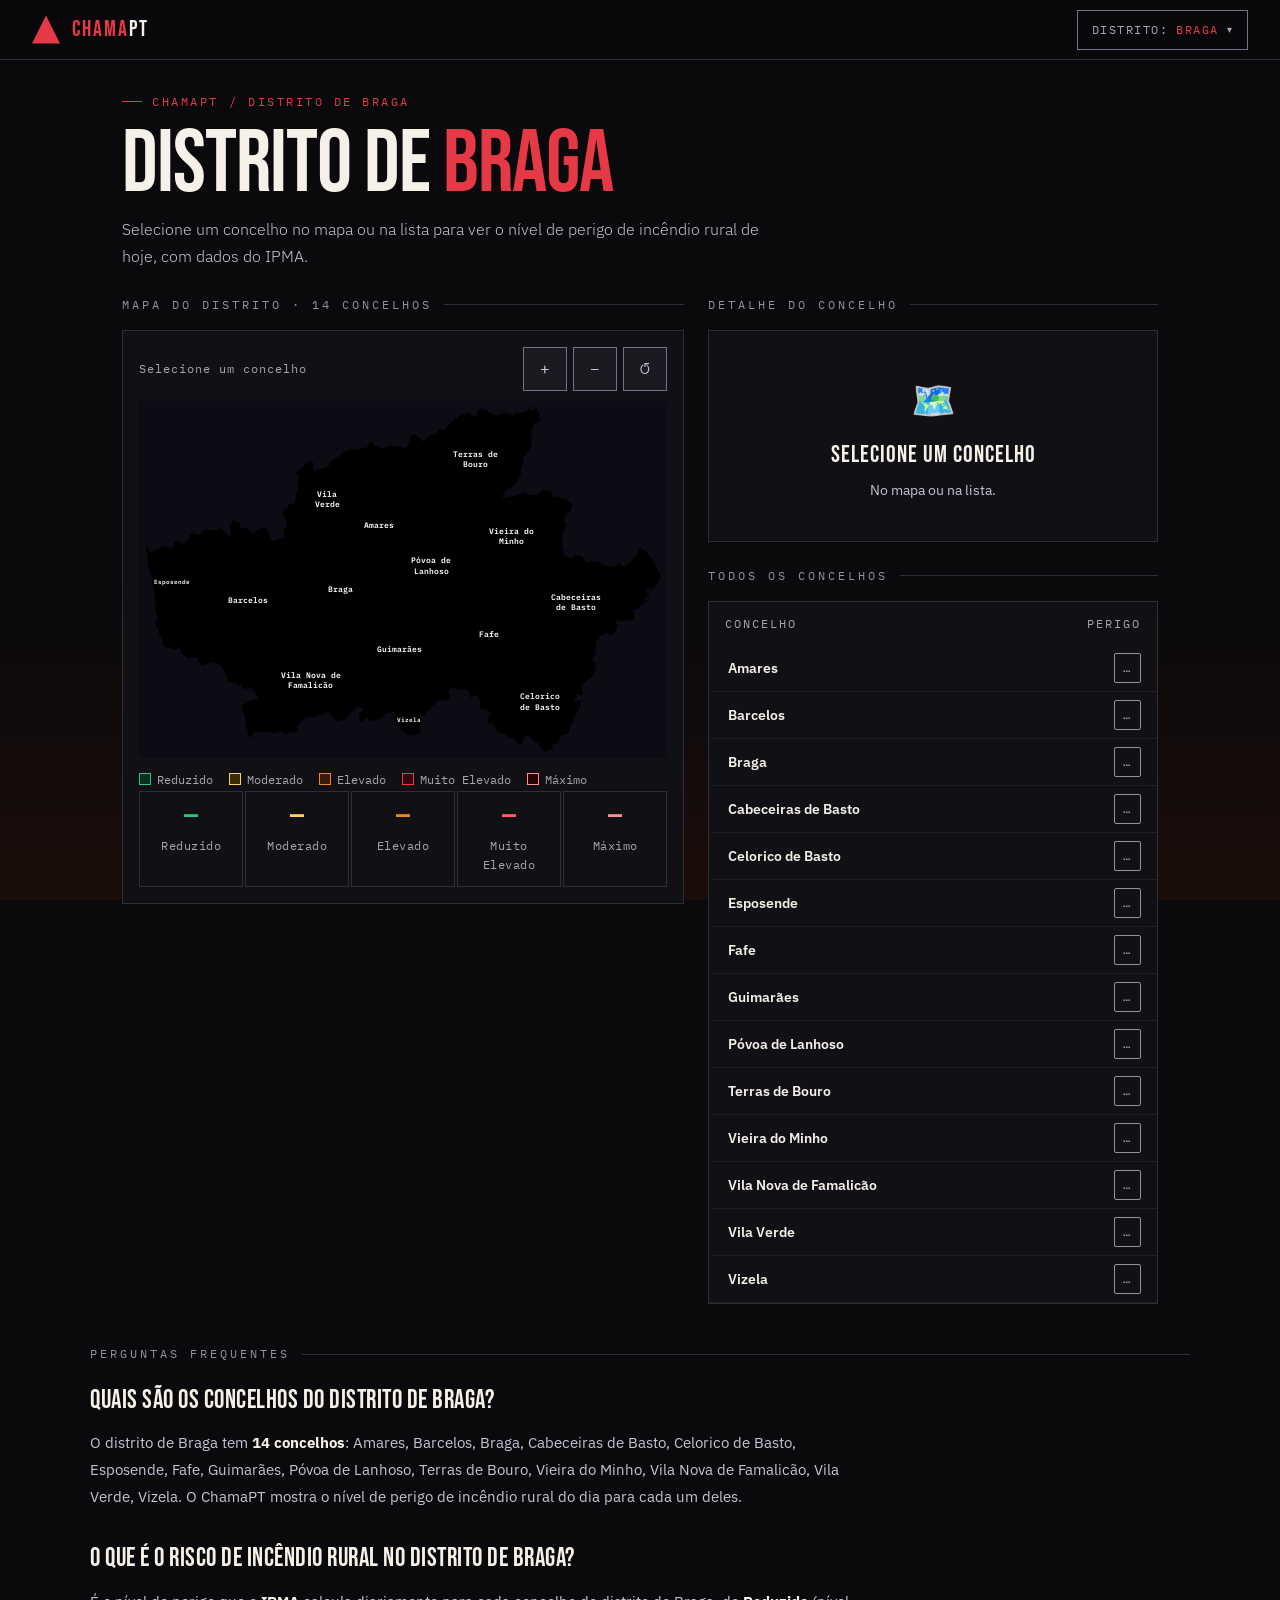
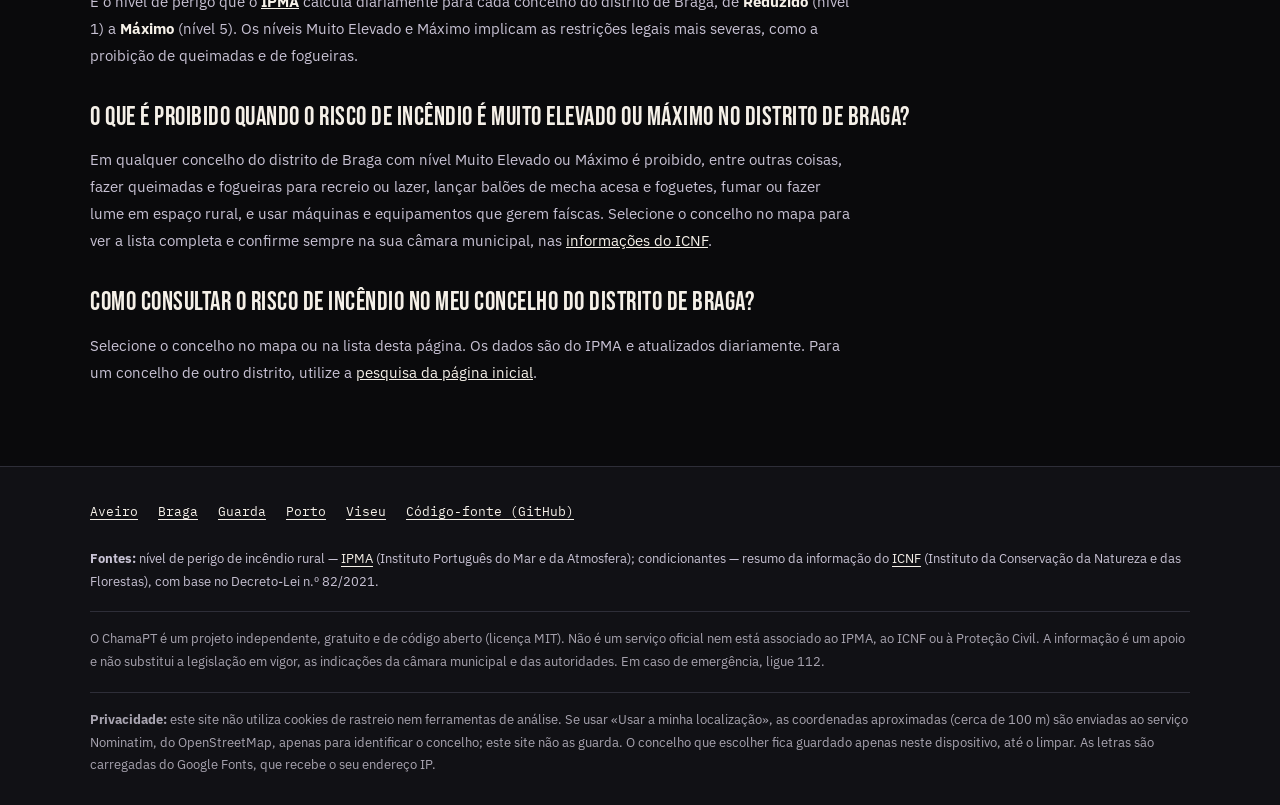
<file: braga/index.html>
<!DOCTYPE html>
<html lang="pt-PT">
<head>
<meta charset="utf-8">
<meta name="viewport" content="width=device-width, initial-scale=1">
<title>Risco de Incêndio no Distrito de Braga Hoje | ChamaPT</title>
<meta name="description" content="Veja o risco de incêndio rural hoje nos 14 concelhos do distrito de Braga: mapa por concelho, nível de perigo do IPMA e condicionantes em vigor.">
<meta name="robots" content="index, follow, max-snippet:-1, max-image-preview:large, max-video-preview:-1">
<meta name="author" content="ChamaPT">
<meta name="theme-color" content="#0a0a0c">
<link rel="canonical" href="https://chama-pt.github.io/braga/">
<meta property="og:type" content="website">
<meta property="og:url" content="https://chama-pt.github.io/braga/">
<meta property="og:title" content="Risco de Incêndio no Distrito de Braga Hoje | ChamaPT">
<meta property="og:description" content="Veja o risco de incêndio rural hoje nos 14 concelhos do distrito de Braga: mapa por concelho, nível de perigo do IPMA e condicionantes em vigor.">
<meta property="og:image" content="https://chama-pt.github.io/assets/img/og-chamapt.png">
<meta property="og:image:type" content="image/png">
<meta property="og:image:width" content="1200">
<meta property="og:image:height" content="630">
<meta property="og:image:alt" content="ChamaPT — risco de incêndio rural em Portugal">
<meta property="og:locale" content="pt_PT">
<meta property="og:site_name" content="ChamaPT">
<meta name="twitter:card" content="summary_large_image">
<meta name="twitter:site" content="@ChamaPT">
<meta name="twitter:title" content="Risco de Incêndio no Distrito de Braga Hoje | ChamaPT">
<meta name="twitter:description" content="Veja o risco de incêndio rural hoje nos 14 concelhos do distrito de Braga: mapa por concelho, nível de perigo do IPMA e condicionantes em vigor.">
<meta name="twitter:image" content="https://chama-pt.github.io/assets/img/og-chamapt.png">
<meta name="twitter:image:alt" content="ChamaPT — risco de incêndio rural em Portugal">
<link rel="icon" href="/favicon.svg" type="image/svg+xml">
<link rel="icon" href="/assets/img/favicon-32.png" type="image/png" sizes="32x32">
<link rel="icon" href="/favicon.ico" sizes="any">
<link rel="apple-touch-icon" href="/assets/img/apple-touch-icon.png">
<link rel="preconnect" href="https://fonts.googleapis.com">
<link rel="preconnect" href="https://fonts.gstatic.com" crossorigin>
<link rel="preconnect" href="https://api.ipma.pt" crossorigin>
<link rel="stylesheet" href="https://fonts.googleapis.com/css2?family=Bebas+Neue&family=IBM+Plex+Mono:wght@400;600&family=IBM+Plex+Sans:wght@300;400;600&display=swap" media="print" onload="this.media='all'">
<noscript><link rel="stylesheet" href="https://fonts.googleapis.com/css2?family=Bebas+Neue&family=IBM+Plex+Mono:wght@400;600&family=IBM+Plex+Sans:wght@300;400;600&display=swap"></noscript>
<link rel="stylesheet" href="/assets/css/chama.css">
<script type="application/ld+json">
{
  "@context": "https://schema.org",
  "@graph": [
    {
      "@type": "Organization",
      "@id": "https://chama-pt.github.io/#organization",
      "name": "ChamaPT",
      "url": "https://chama-pt.github.io/",
      "logo": {
        "@type": "ImageObject",
        "url": "https://chama-pt.github.io/assets/img/icon-512.png",
        "width": 512,
        "height": 512
      },
      "sameAs": [
        "https://github.com/Chama-PT/Chama-PT.github.io"
      ]
    },
    {
      "@type": "WebSite",
      "@id": "https://chama-pt.github.io/#website",
      "url": "https://chama-pt.github.io/",
      "name": "ChamaPT",
      "inLanguage": "pt-PT",
      "publisher": {
        "@id": "https://chama-pt.github.io/#organization"
      }
    },
    {
      "@type": "WebPage",
      "@id": "https://chama-pt.github.io/braga/#webpage",
      "url": "https://chama-pt.github.io/braga/",
      "name": "Risco de Incêndio no Distrito de Braga Hoje | ChamaPT",
      "description": "Veja o risco de incêndio rural hoje nos 14 concelhos do distrito de Braga: mapa por concelho, nível de perigo do IPMA e condicionantes em vigor.",
      "inLanguage": "pt-PT",
      "isPartOf": {
        "@id": "https://chama-pt.github.io/#website"
      },
      "breadcrumb": {
        "@type": "BreadcrumbList",
        "itemListElement": [
          {
            "@type": "ListItem",
            "position": 1,
            "name": "ChamaPT",
            "item": "https://chama-pt.github.io/"
          },
          {
            "@type": "ListItem",
            "position": 2,
            "name": "Distrito de Braga",
            "item": "https://chama-pt.github.io/braga/"
          }
        ]
      }
    },
    {
      "@type": "FAQPage",
      "@id": "https://chama-pt.github.io/braga/#faq",
      "inLanguage": "pt-PT",
      "mainEntity": [
        {
          "@type": "Question",
          "name": "Quais são os concelhos do distrito de Braga?",
          "acceptedAnswer": {
            "@type": "Answer",
            "text": "O distrito de Braga tem 14 concelhos: Amares, Barcelos, Braga, Cabeceiras de Basto, Celorico de Basto, Esposende, Fafe, Guimarães, Póvoa de Lanhoso, Terras de Bouro, Vieira do Minho, Vila Nova de Famalicão, Vila Verde, Vizela. O ChamaPT mostra o nível de perigo de incêndio rural do dia para cada um deles."
          }
        },
        {
          "@type": "Question",
          "name": "O que é o risco de incêndio rural no distrito de Braga?",
          "acceptedAnswer": {
            "@type": "Answer",
            "text": "É o nível de perigo que o IPMA calcula diariamente para cada concelho do distrito de Braga, de Reduzido (nível 1) a Máximo (nível 5). Os níveis Muito Elevado e Máximo implicam as restrições legais mais severas, como a proibição de queimadas e de fogueiras."
          }
        },
        {
          "@type": "Question",
          "name": "O que é proibido quando o risco de incêndio é Muito Elevado ou Máximo no distrito de Braga?",
          "acceptedAnswer": {
            "@type": "Answer",
            "text": "Em qualquer concelho do distrito de Braga com nível Muito Elevado ou Máximo é proibido, entre outras coisas, fazer queimadas e fogueiras para recreio ou lazer, lançar balões de mecha acesa e foguetes, fumar ou fazer lume em espaço rural, e usar máquinas e equipamentos que gerem faíscas. Selecione o concelho no mapa para ver a lista completa e confirme sempre na sua câmara municipal, nas informações do ICNF."
          }
        },
        {
          "@type": "Question",
          "name": "Como consultar o risco de incêndio no meu concelho do distrito de Braga?",
          "acceptedAnswer": {
            "@type": "Answer",
            "text": "Selecione o concelho no mapa ou na lista desta página. Os dados são do IPMA e atualizados diariamente. Para um concelho de outro distrito, utilize a pesquisa da página inicial."
          }
        }
      ]
    }
  ]
}
</script>
</head>
<body data-distrito="braga" data-prefixo="03" data-nome="Braga">
<a class="skip-link" href="#conteudo">Saltar para o conteúdo</a>
<header class="site-header">
  <a class="logo" href="/" aria-label="ChamaPT — página inicial">
    <span class="logo-tri" aria-hidden="true"></span>
    <span class="logo-text"><span>Chama</span>PT</span>
  </a>
  <div class="dd">
    <button class="dd-trigger" id="dd-trigger" type="button" aria-expanded="false" aria-controls="dd-menu">
      <span class="dd-label">Distrito:</span><span class="dd-current" id="dd-current">Escolher</span><span class="dd-arrow" aria-hidden="true">▾</span>
    </button>
    <ul class="dd-menu" id="dd-menu" hidden></ul>
  </div>
</header>

<main id="conteudo">
<div class="wrap">
  <noscript><div class="notice notice--warn" style="margin-top:24px">Este site precisa de JavaScript para mostrar os dados do IPMA. Ative o JavaScript no navegador ou consulte diretamente <a href="https://www.ipma.pt/pt/riscoincendio/rcm.pt/">ipma.pt</a>.</div></noscript>
  <div class="notice notice--error" id="aviso-erro" role="alert" hidden style="margin-top:24px"></div>
  <div class="notice notice--warn" id="aviso-data" role="status" hidden style="margin-top:24px"></div>
  <div class="page-header">
    <nav aria-label="Localização" class="hero-tag"><a href="/" style="text-decoration:none">ChamaPT</a> <span aria-hidden="true">/</span> <span>Distrito de Braga</span></nav>
    <h1>Distrito de <span class="fire">Braga</span></h1>
    <p class="page-sub">Selecione um concelho no mapa ou na lista para ver o nível de perigo de incêndio rural de hoje, com dados do IPMA.</p>
  </div>
  <p class="sr-only" id="estado-sr" role="status" aria-live="polite"></p>

  <div class="main-wrap">
    <section class="map-col" aria-labelledby="mapa-t">
      <h2 class="section-label" id="mapa-t">Mapa do distrito · 14 concelhos</h2>
      <div class="map-card">
        <div class="map-tools">
          <span class="map-hint">Selecione um concelho</span>
          <div class="map-zoom-controls">
            <button class="map-zoom-btn" id="zoom-in" type="button" aria-label="Aumentar o mapa">+</button>
            <button class="map-zoom-btn" id="zoom-out" type="button" aria-label="Reduzir o mapa">−</button>
            <button class="map-zoom-btn" id="zoom-reset" type="button" aria-label="Repor o mapa">↺</button>
          </div>
        </div>
        <div class="map-zoom-wrap">
<svg id="braga-svg" viewBox="0 0 460 311" xmlns="http://www.w3.org/2000/svg" role="group" aria-label="Mapa do distrito de Braga. Selecione um concelho.">
<rect width="460" height="311" fill="#0c0c14"/>
<path id="c-0301" class="c-path" d="M 258.99,106.08 L 257.03,105.14 L 253.13,105.15 L 252.37,104.08 L 250.43,104.48 L 249.45,105.63 L 247.65,105.8 L 246.67,106.86 L 244.22,105.97 L 237.7,108.25 L 237.07,107.36 L 232.43,109.23 L 230.84,111.71 L 228.5,110.32 L 226.08,116.86 L 226.9,118.63 L 226.25,121.49 L 223.61,123.97 L 218.97,125.11 L 217.15,127.11 L 212.4,129.33 L 210.35,128.53 L 210.09,127.04 L 205.95,127.31 L 202.16,129.17 L 198.71,128.63 L 195.57,128.95 L 194.11,130.18 L 193.52,132.68 L 190.65,133.91 L 188.57,132.02 L 186.23,131.24 L 183.18,134.72 L 181.66,135.17 L 177.64,133.23 L 175.02,134.22 L 176.06,131.63 L 177.43,131.19 L 178.11,127.16 L 179.08,125.6 L 178.47,123.03 L 181.41,120.41 L 180.87,116.71 L 182.67,113.77 L 182.05,111.03 L 183.14,109.28 L 184.71,108.42 L 187.38,108.45 L 188.34,107.07 L 186.68,103.71 L 186.94,99.89 L 189.55,98.04 L 192.09,98.61 L 197.39,94.77 L 199.58,89.55 L 200.46,88.73 L 200.84,86.23 L 202.84,84.2 L 204.33,83.94 L 206.92,82.17 L 208.52,84.4 L 212.53,85.74 L 214.25,85.81 L 215.2,88.71 L 218.11,88.41 L 219.72,89.38 L 223.15,89.81 L 226.24,87.83 L 228.39,85.85 L 231.69,84.14 L 234.67,86.21 L 236.48,84.24 L 240.9,84.29 L 244.41,79.71 L 247.81,78.01 L 249.42,81.16 L 248.47,82.7 L 245.64,82.7 L 244.51,84.11 L 245.24,86.25 L 247.89,89.1 L 251,90.81 L 253.16,87.7 L 254.45,88.35 L 255.34,91.47 L 255.6,94.37 L 256.45,97.19 L 260.95,103.36 Z"><title>Amares</title></path>
<path id="c-0302" class="c-path" d="M 127.25,118.24 L 127.56,122.5 L 127.37,127.67 L 128.18,131.11 L 125.18,131.35 L 124.61,136.77 L 125.31,138.66 L 127.71,141.99 L 130.63,147.75 L 136.12,147.83 L 138.94,147.5 L 141.79,145.77 L 145.8,153.37 L 145.44,155.55 L 140.91,157.57 L 143.14,160.78 L 146.76,164.44 L 147.59,167.84 L 147.71,170.97 L 146.76,175.03 L 145.78,176.84 L 144.01,178.11 L 138.38,183.44 L 142.43,188.25 L 141.78,190.65 L 139.23,192.97 L 134.98,195.34 L 133.45,198.83 L 134.53,203.44 L 136.17,207.09 L 138.96,209.9 L 136.96,209.42 L 135.98,210.85 L 133.19,210.88 L 131.8,213.64 L 128.93,213.15 L 127.48,210.26 L 125.95,212.66 L 123.86,213.58 L 120.78,213.55 L 119.75,215.36 L 116.39,213.93 L 117.04,215.75 L 119.12,216.68 L 121.75,219.72 L 122.59,221.9 L 123.4,221.9 L 125.67,224.63 L 123.58,229.06 L 121.39,230.59 L 121.78,232.32 L 117.92,238.28 L 115.48,239.22 L 113.66,240.79 L 110.81,242.16 L 109.51,241.73 L 107.13,238.15 L 100.48,236.53 L 99.47,237.71 L 96.82,237.41 L 95.05,240.52 L 93.65,241.54 L 89.85,247.11 L 86.87,247.59 L 84.51,244.82 L 81.97,245.41 L 77.56,244.17 L 77.33,241.18 L 74.36,234.24 L 72.13,231.13 L 69.6,229.26 L 62.84,226.5 L 54.93,230.63 L 51.46,225.78 L 51.46,224.23 L 49.81,223.2 L 46.44,222.75 L 44.89,223.69 L 42.07,223.71 L 40.09,222.51 L 37.63,219.54 L 37.32,217.68 L 34.86,214.7 L 35.36,211.87 L 36.78,207.34 L 39.7,203.93 L 40.51,201.19 L 43.06,200.62 L 45.18,199.25 L 47.91,202.78 L 48.45,204.51 L 51.94,204 L 54.1,200.66 L 55.02,198.28 L 55.19,195.45 L 53.78,191.35 L 52.25,190.91 L 50.95,189.36 L 50.78,186.1 L 48.8,178.97 L 44.38,179.78 L 41.04,179.92 L 41.02,176.07 L 41.95,173.56 L 44.32,173.1 L 45.46,168.95 L 43.93,166.28 L 44.47,162.92 L 44.18,160.5 L 45.14,155.83 L 45.34,151.43 L 39.34,145.58 L 42.62,137.54 L 41.98,136.38 L 43.22,135.61 L 43.16,131.75 L 45.2,131.08 L 46.12,128.84 L 44.26,124.58 L 41.45,123.48 L 45.19,116.27 L 48.22,115.65 L 50.69,115.94 L 52.13,117.36 L 53.81,116.77 L 55.15,113.83 L 57.68,112.22 L 59.83,113 L 62.09,112.51 L 65.38,113.1 L 69.3,111.72 L 72.14,111.38 L 73.44,113.43 L 76.09,114.97 L 76.19,116.76 L 77.34,116.61 L 77.83,118 L 80.02,117.11 L 80.25,113.55 L 79.42,109.72 L 79.74,107.93 L 81.31,106.54 L 81.46,104.24 L 88.68,106.43 L 87.42,107.29 L 87.56,110.08 L 88.23,110.93 L 93.43,110.53 L 97.05,114 L 98.91,116.3 L 101.26,115.33 L 102.08,113.92 L 104.47,112.02 L 107.45,110.63 L 110.93,111.21 L 114,117.78 L 115.01,121.31 L 117.36,122.75 L 116.92,121.37 L 122.02,120.74 L 123.05,119.79 Z"><title>Barcelos</title></path>
<path id="c-0303" class="c-path" d="M 217.15,127.11 L 218.11,128.59 L 218.42,132.03 L 219.32,134.54 L 218.98,139.7 L 215.84,141.35 L 215.13,142.56 L 215.47,145.45 L 218.33,147.4 L 222.22,148.96 L 225.16,148.67 L 227.31,149.77 L 229.55,152.57 L 229.94,156.14 L 236.4,159.63 L 236.72,164.63 L 235.88,166.31 L 232.39,171.12 L 226.75,172.07 L 225.51,175.18 L 222.41,174.63 L 222.72,176.17 L 220.37,172.56 L 213.05,173.93 L 211.65,175.27 L 208.68,174.27 L 206.17,174.32 L 201.52,176.33 L 199.54,177.65 L 197.66,181.55 L 193.64,185.52 L 193.67,189.48 L 192.77,190.78 L 194.81,194.62 L 193.67,197.02 L 192.41,202.75 L 187.67,204.9 L 185.45,209.87 L 174.07,218.36 L 167.73,212.87 L 164.29,216.14 L 161.91,217.1 L 157.68,212.57 L 153.5,211.52 L 149.45,209.29 L 138.96,209.9 L 136.17,207.09 L 134.53,203.44 L 133.45,198.83 L 134.98,195.34 L 139.23,192.97 L 141.78,190.65 L 142.43,188.25 L 138.38,183.44 L 144.01,178.11 L 145.78,176.84 L 146.76,175.03 L 147.71,170.97 L 147.59,167.84 L 146.76,164.44 L 143.14,160.78 L 140.91,157.57 L 145.44,155.55 L 149.38,154.85 L 150.6,151.75 L 150.5,149.52 L 151.88,147.41 L 154.91,145.57 L 156.02,142.49 L 157.08,141.67 L 165.44,138.35 L 169.77,134.76 L 175.02,134.22 L 177.64,133.23 L 181.66,135.17 L 183.18,134.72 L 186.23,131.24 L 188.57,132.02 L 190.65,133.91 L 193.52,132.68 L 194.11,130.18 L 195.57,128.95 L 198.71,128.63 L 202.16,129.17 L 205.95,127.31 L 210.09,127.04 L 210.35,128.53 L 212.4,129.33 Z"><title>Braga</title></path>
<path id="c-0304" class="c-path" d="M 396.85,228.45 L 392.56,228.55 L 390,226.67 L 382.79,223.04 L 373.84,220.02 L 371.75,218.22 L 368.16,216.84 L 366.12,213.88 L 366.97,211.51 L 365.99,209.54 L 364.07,209.57 L 358.56,211.95 L 356.45,209.52 L 354.71,209.33 L 352.5,211.14 L 349.64,209.3 L 347.97,207.2 L 345.63,208.32 L 341.92,206.48 L 339.57,204.15 L 341.7,199.9 L 342.09,198.28 L 344.21,196.4 L 343.69,194.48 L 343.48,189.37 L 344.43,183.46 L 344.54,178.75 L 343.97,176.11 L 341.43,170.46 L 338.41,166.06 L 338.55,162.9 L 339.23,162.66 L 340.77,163 L 341.99,160.95 L 339.5,158.17 L 340.14,155.89 L 342,154.52 L 341.67,152.95 L 344.76,149.19 L 344.91,147.22 L 349.79,141.52 L 351.08,141.35 L 354.56,139.3 L 357.76,138.18 L 361.59,132.79 L 364.28,131.02 L 365.76,128.54 L 368.14,127.26 L 368.79,127.64 L 369.37,132.47 L 370.72,135.45 L 375.02,136.82 L 377.33,136.81 L 379.22,135.51 L 384.2,134.93 L 386,136 L 390.36,141.35 L 393.06,139.59 L 395.57,140.49 L 399.59,140.06 L 403.58,142.5 L 407,143.9 L 411.47,144.98 L 413.83,144.75 L 418.08,141.21 L 421.27,144.29 L 423.21,144.19 L 429.21,139.86 L 430.44,137.45 L 433.05,136.3 L 435.44,130.06 L 435.9,128.15 L 441.06,130.64 L 442.55,133.09 L 445.5,135.78 L 448.33,140.49 L 449.68,144.3 L 452,145.79 L 449.9,148.29 L 451.5,148.25 L 453.33,149.9 L 454,152.97 L 453.27,154.2 L 452.63,157.75 L 450.62,158.61 L 448.93,161.58 L 448.99,163.38 L 444.23,162.8 L 441.22,164.95 L 442.77,168.53 L 443.65,167.57 L 444.71,169.14 L 442.45,169.85 L 440.14,171.91 L 441.92,173.29 L 442.26,174.99 L 440.9,174.71 L 438.92,176.72 L 436.2,177.38 L 435.18,180.57 L 433.75,180.55 L 430.21,182.22 L 431.34,187.74 L 431.42,189.75 L 426.81,191.05 L 419.21,191.47 L 417.35,190.47 L 417.52,188.58 L 415.75,190.43 L 415.12,193.88 L 416.77,196.31 L 412.95,203.23 L 409.63,203.7 L 407.5,201.75 L 402.63,203.56 L 400.44,206.72 L 397.03,210.37 L 397.59,213.98 L 396.81,220.34 L 394.81,223.42 L 394.53,225.15 Z"><title>Cabeceiras de Basto</title></path>
<path id="c-0305" class="c-path" d="M 396.85,228.45 L 397.64,229.84 L 396.81,230.78 L 396.53,235.96 L 395.52,238.63 L 392.45,241.12 L 388.25,245.23 L 386.81,245.78 L 384.33,249.33 L 386,254.23 L 385.78,255.88 L 384.37,256.48 L 381.88,255.03 L 380.43,254.98 L 381.15,257.88 L 380.62,258.9 L 377.97,259.41 L 379.7,262.32 L 381.95,260.86 L 383.87,261.07 L 384.07,262.91 L 383.05,267.86 L 381.29,271.03 L 380.22,271.81 L 379.5,274.27 L 377.9,276.79 L 378,279.3 L 376.92,281.14 L 375.08,282.52 L 374.12,288.38 L 370.42,290.76 L 367.74,291.16 L 366.69,293.69 L 365.46,295.05 L 365.72,296.92 L 363.99,298.07 L 359.73,298.85 L 359.13,299.54 L 360.47,301.58 L 359.22,303.06 L 356.44,304.82 L 353.39,304.99 L 351.14,303.22 L 348.62,300.34 L 347.43,297.25 L 343.52,296.47 L 341,292.86 L 339.95,293.08 L 340.06,290.41 L 337.96,290.41 L 334.78,293.5 L 334.52,295.69 L 333.41,297.72 L 330.57,298.72 L 329.06,297.95 L 329.79,297.1 L 328.78,295.07 L 327.35,295.2 L 326.41,293.41 L 323.31,293.41 L 320.65,292.13 L 317.52,288.57 L 315.66,290.49 L 315.3,288.93 L 310.96,287.27 L 310.33,285.08 L 310.68,283.24 L 308.73,282.13 L 307.53,280.16 L 304.43,280.71 L 303.63,280.27 L 303.77,277.96 L 305.21,275.33 L 305.31,273.54 L 306.4,272.73 L 309.58,272.8 L 312.47,271.83 L 313.39,270.87 L 316.14,269.96 L 316.79,270.72 L 317.19,265.73 L 318.61,263.24 L 316.43,261.73 L 318.5,260.56 L 320.08,260.7 L 319.16,258.12 L 320.04,257.05 L 320.61,252.86 L 321.88,250.12 L 321.46,248.09 L 320.39,247.34 L 320.41,244.7 L 319.76,244.01 L 321.77,241.63 L 322.63,242.21 L 324.93,241.14 L 324.4,234.05 L 325.25,232.49 L 332.68,228.21 L 334,226.34 L 333.55,225.33 L 337.91,221 L 337.88,217.17 L 336.35,212.66 L 339.53,207.36 L 339.57,204.15 L 341.92,206.48 L 345.63,208.32 L 347.97,207.2 L 349.64,209.3 L 352.5,211.14 L 354.71,209.33 L 356.45,209.52 L 358.56,211.95 L 364.07,209.57 L 365.99,209.54 L 366.97,211.51 L 366.12,213.88 L 368.16,216.84 L 371.75,218.22 L 373.84,220.02 L 382.79,223.04 L 390,226.67 L 392.56,228.55 Z"><title>Celorico de Basto</title></path>
<path id="c-0306" class="c-path" d="M 34.86,214.7 L 35.36,211.87 L 36.78,207.34 L 39.7,203.93 L 40.51,201.19 L 43.06,200.62 L 45.18,199.25 L 47.91,202.78 L 48.45,204.51 L 51.94,204 L 54.1,200.66 L 55.02,198.28 L 55.19,195.45 L 53.78,191.35 L 52.25,190.91 L 50.95,189.36 L 50.78,186.1 L 48.8,178.97 L 44.38,179.78 L 41.04,179.92 L 41.02,176.07 L 41.95,173.56 L 44.32,173.1 L 45.46,168.95 L 43.93,166.28 L 44.47,162.92 L 44.18,160.5 L 45.14,155.83 L 45.34,151.43 L 39.34,145.58 L 42.62,137.54 L 41.98,136.38 L 43.22,135.61 L 43.16,131.75 L 45.2,131.08 L 46.12,128.84 L 44.26,124.58 L 41.45,123.48 L 39.21,123.66 L 37.19,124.98 L 34.4,121.49 L 30.46,123.7 L 30.52,127.75 L 27.86,127.36 L 27.54,128.22 L 24.64,128.22 L 24.25,126.74 L 23.19,128.04 L 22.05,126.76 L 19.19,128.03 L 19.14,128.99 L 16.69,128.6 L 15.82,129.65 L 12.99,130.69 L 11.11,132.32 L 8.23,130.69 L 7.16,128.01 L 6,129.25 L 7.33,132.44 L 8.21,143.36 L 8.99,147.25 L 11.42,153.11 L 11.26,156.66 L 12.95,161.68 L 13.85,166.92 L 13.77,172.2 L 14.93,175.81 L 14.26,177.5 L 14.11,180.9 L 15.57,183.97 L 15.74,186.55 L 16.56,187.7 L 16.01,191.21 L 14.62,195.06 L 15.9,196.08 L 16.94,198.79 L 17.39,202.1 L 19.27,204.39 L 21.14,209.02 L 21.11,212.61 L 24.52,214.56 L 28.6,215.09 L 31.78,216.17 Z"><title>Esposende</title></path>
<path id="c-0307" class="c-path" d="M 339.23,162.66 L 338.55,162.9 L 338.41,166.06 L 341.43,170.46 L 343.97,176.11 L 344.54,178.75 L 344.43,183.46 L 343.48,189.37 L 343.69,194.48 L 344.21,196.4 L 342.09,198.28 L 341.7,199.9 L 339.57,204.15 L 339.53,207.36 L 336.35,212.66 L 337.88,217.17 L 337.91,221 L 333.55,225.33 L 334,226.34 L 332.68,228.21 L 325.25,232.49 L 324.4,234.05 L 324.93,241.14 L 322.63,242.21 L 321.77,241.63 L 319.76,244.01 L 320.41,244.7 L 320.39,247.34 L 321.46,248.09 L 321.88,250.12 L 320.61,252.86 L 320.04,257.05 L 319.16,258.12 L 320.08,260.7 L 318.5,260.56 L 316.43,261.73 L 318.61,263.24 L 317.19,265.73 L 316.79,270.72 L 316.14,269.96 L 313.39,270.87 L 312.47,271.83 L 309.58,272.8 L 306.4,272.73 L 307.25,271.96 L 306.36,269.5 L 304.46,270.23 L 304.03,269.18 L 298.07,267.83 L 297.57,266.62 L 297.6,261.28 L 296.7,260.84 L 294.93,256.42 L 290.51,256.99 L 288.82,258.2 L 288.34,255.1 L 286.09,250.65 L 279.34,251.31 L 275.6,249.76 L 272.68,249.5 L 269.27,250.65 L 269.13,251.38 L 264.52,250.19 L 263.48,249.41 L 260.59,250.45 L 258.78,249.23 L 258.07,247.62 L 262.61,244.61 L 265.01,245.54 L 270.02,243.85 L 269.81,239.73 L 267.62,236.38 L 264.21,234.34 L 262.42,230.83 L 262.15,228.91 L 263.9,224.54 L 264.22,220.05 L 267.92,215.42 L 269.56,214.32 L 271.12,212.06 L 271.77,207.09 L 271.52,201.55 L 268.97,196.71 L 264.47,195.73 L 263.15,194.03 L 263.97,190.54 L 263.77,186.65 L 264.4,185.54 L 266.68,177.22 L 266.65,174.51 L 269.23,171.91 L 274.79,169.94 L 276.01,168.93 L 279.04,169.15 L 284.87,168.44 L 286.93,170.32 L 290.34,171.78 L 294.71,171.64 L 296.12,169.3 L 298.37,167.44 L 300.6,167.24 L 303.43,168.02 L 304.72,169.15 L 306.24,167.23 L 307.34,167.43 L 309.34,165.86 L 312.96,167.23 L 315.25,169.03 L 316.85,169.23 L 318.61,167.96 L 320.73,164.78 L 324.73,164.6 L 327.37,163.61 L 328.6,160.52 L 330.96,159.8 L 331.89,160.32 L 335.1,157.68 L 336.66,158.1 L 339.59,161.24 Z"><title>Fafe</title></path>
<path id="c-0308" class="c-path" d="M 284.87,168.44 L 279.04,169.15 L 276.01,168.93 L 274.79,169.94 L 269.23,171.91 L 266.65,174.51 L 266.68,177.22 L 264.4,185.54 L 263.77,186.65 L 263.97,190.54 L 263.15,194.03 L 264.47,195.73 L 268.97,196.71 L 271.52,201.55 L 271.77,207.09 L 271.12,212.06 L 269.56,214.32 L 267.92,215.42 L 264.22,220.05 L 263.9,224.54 L 262.15,228.91 L 262.42,230.83 L 264.21,234.34 L 267.62,236.38 L 269.81,239.73 L 270.02,243.85 L 265.01,245.54 L 262.61,244.61 L 258.07,247.62 L 258.78,249.23 L 260.59,250.45 L 263.48,249.41 L 264.52,250.19 L 269.13,251.38 L 270.28,251.3 L 268.81,252.93 L 269.85,255.08 L 270.44,257.95 L 269.62,260.32 L 267.6,260.76 L 266.71,259.43 L 264.06,260.87 L 259.83,260.74 L 258.43,261.36 L 256.96,258.95 L 254.95,260.19 L 254.11,259.22 L 252.6,260 L 251.2,257.85 L 249.5,258.47 L 248.98,260.23 L 250,262.03 L 248.84,263.65 L 250.01,264 L 249.05,267.2 L 246.73,265.55 L 244.02,265.2 L 242.03,263.73 L 240.13,263.22 L 239.02,264.29 L 237.66,262.35 L 234.02,260.21 L 233.64,258.13 L 234.19,255.72 L 235.38,254.01 L 231.6,253.07 L 229.45,253.52 L 226.35,256.85 L 222.78,259.32 L 223.92,259.98 L 224.8,262.12 L 223.93,265.79 L 225.4,268.28 L 227.48,270.19 L 227.56,272.51 L 225.76,272.2 L 222.95,270.31 L 221.13,270.24 L 218.73,271.7 L 215.5,271.06 L 214.3,273.53 L 211.69,274.75 L 208.96,277.27 L 206.99,276.73 L 205.36,278.23 L 203.66,278.09 L 200.69,278.9 L 200.29,276.72 L 199.28,275.36 L 198.08,275.55 L 196.92,277.44 L 192.32,279.15 L 191.72,274.8 L 192.46,272.11 L 196.79,267.85 L 199.26,267.06 L 200.19,265.34 L 199.07,260.18 L 196.87,258.72 L 196.09,255.9 L 197.39,252.82 L 197.17,250.65 L 197.97,249.01 L 199.58,248.83 L 200.05,245.72 L 199.77,242.48 L 196.22,242.63 L 193.9,241.99 L 192.62,240.61 L 190.8,240.6 L 187.13,238.27 L 190.6,232.81 L 188.96,230.05 L 187.71,230.8 L 185.19,230.42 L 183.71,227.2 L 180.94,226.91 L 179.65,224.07 L 177.84,223.49 L 176.51,221.24 L 174.07,218.36 L 185.45,209.87 L 187.67,204.9 L 192.41,202.75 L 193.67,197.02 L 194.81,194.62 L 192.77,190.78 L 193.67,189.48 L 193.64,185.52 L 197.66,181.55 L 199.54,177.65 L 201.52,176.33 L 206.17,174.32 L 208.68,174.27 L 211.65,175.27 L 213.05,173.93 L 220.37,172.56 L 222.72,176.17 L 222.41,174.63 L 225.51,175.18 L 226.75,172.07 L 232.39,171.12 L 233.22,172.71 L 235.49,174.24 L 234.73,175.13 L 236.32,177.12 L 236.73,180.53 L 237.48,182.05 L 243.26,178.96 L 245.47,179.03 L 247.26,178.2 L 247.18,175.41 L 251.01,174.79 L 251.98,172.36 L 253.21,176.63 L 252.68,180.12 L 254.97,182.88 L 257.5,184.43 L 257.83,183.91 L 260.01,185.87 L 262.63,183.11 L 263.61,177.81 L 264.94,176.21 L 267.29,170.64 L 268.78,170.38 L 265.36,169.79 L 265,167.32 L 266.72,164.85 L 268.49,163.94 L 270.74,164.09 L 272.23,163.23 L 272.39,161.94 L 274.01,160.39 L 275.44,160.71 L 276.45,162.13 L 278.99,158.6 L 277.46,157.52 L 281.39,156.56 L 282.92,156.72 L 282.38,162.84 L 280.97,163.69 L 281.05,165.36 L 283.54,167.9 Z"><title>Guimarães</title></path>
<path id="c-0309" class="c-path" d="M 303.43,168.02 L 300.6,167.24 L 298.37,167.44 L 296.12,169.3 L 294.71,171.64 L 290.34,171.78 L 286.93,170.32 L 284.87,168.44 L 283.54,167.9 L 281.05,165.36 L 280.97,163.69 L 282.38,162.84 L 282.92,156.72 L 281.39,156.56 L 277.46,157.52 L 278.99,158.6 L 276.45,162.13 L 275.44,160.71 L 274.01,160.39 L 272.39,161.94 L 272.23,163.23 L 270.74,164.09 L 268.49,163.94 L 266.72,164.85 L 265,167.32 L 265.36,169.79 L 268.78,170.38 L 267.29,170.64 L 264.94,176.21 L 263.61,177.81 L 262.63,183.11 L 260.01,185.87 L 257.83,183.91 L 257.5,184.43 L 254.97,182.88 L 252.68,180.12 L 253.21,176.63 L 251.98,172.36 L 251.01,174.79 L 247.18,175.41 L 247.26,178.2 L 245.47,179.03 L 243.26,178.96 L 237.48,182.05 L 236.73,180.53 L 236.32,177.12 L 234.73,175.13 L 235.49,174.24 L 233.22,172.71 L 232.39,171.12 L 235.88,166.31 L 236.72,164.63 L 236.4,159.63 L 229.94,156.14 L 229.55,152.57 L 227.31,149.77 L 225.16,148.67 L 222.22,148.96 L 218.33,147.4 L 215.47,145.45 L 215.13,142.56 L 215.84,141.35 L 218.98,139.7 L 219.32,134.54 L 218.42,132.03 L 218.11,128.59 L 217.15,127.11 L 218.97,125.11 L 223.61,123.97 L 226.25,121.49 L 226.9,118.63 L 226.08,116.86 L 228.5,110.32 L 230.84,111.71 L 232.43,109.23 L 237.07,107.36 L 237.7,108.25 L 244.22,105.97 L 246.67,106.86 L 247.65,105.8 L 249.45,105.63 L 250.43,104.48 L 252.37,104.08 L 253.13,105.15 L 253.19,109.03 L 254.01,112.33 L 255.95,116.49 L 258.93,120.63 L 264.22,121.53 L 265.03,119.82 L 267.31,119.93 L 267.95,117.86 L 273.98,116.65 L 275.52,118.82 L 275.73,120.48 L 277,121.08 L 276.99,122.52 L 279.12,123.78 L 281.69,123.37 L 284.64,126.9 L 284.55,128.68 L 282.95,129.75 L 279.97,129.78 L 277.68,130.82 L 276.44,135.71 L 279.51,139.01 L 280.26,138.29 L 282.12,139.03 L 283.1,140.71 L 287.32,139.8 L 290.23,140.29 L 292.73,139.73 L 299.88,142.44 L 300.72,144.37 L 302.03,144.7 L 302.67,146.2 L 302.56,150.13 L 298.65,151.21 L 298.64,154.8 L 299.57,156.05 L 298.89,159.33 L 299.49,161.36 L 302.54,165.67 Z"><title>Póvoa de Lanhoso</title></path>
<path id="c-0310" class="c-path" d="M 315.72,84.13 L 311.85,83.85 L 310.55,84.24 L 309.27,86.75 L 307.63,87.86 L 304.19,87.27 L 300.78,88.56 L 293.79,88.79 L 292.34,90.31 L 291.94,92.54 L 289.59,92.43 L 288.19,93.47 L 286.87,97.4 L 287.01,99.3 L 284.31,103.32 L 280.59,105.21 L 274.97,106.51 L 270.58,107.06 L 265.26,105.88 L 262.09,107.77 L 258.99,106.08 L 260.95,103.36 L 256.45,97.19 L 255.6,94.37 L 255.34,91.47 L 254.45,88.35 L 253.16,87.7 L 251,90.81 L 247.89,89.1 L 245.24,86.25 L 244.51,84.11 L 245.64,82.7 L 248.47,82.7 L 249.42,81.16 L 247.81,78.01 L 244.41,79.71 L 240.9,84.29 L 236.48,84.24 L 234.67,86.21 L 231.69,84.14 L 228.39,85.85 L 226.24,87.83 L 223.15,89.81 L 219.72,89.38 L 218.11,88.41 L 215.2,88.71 L 214.25,85.81 L 212.53,85.74 L 208.52,84.4 L 206.92,82.17 L 209.24,78.76 L 211.9,78.98 L 217.96,76.35 L 219.93,72.19 L 223.48,71.09 L 224.19,68.1 L 225.59,68.22 L 226.16,66.68 L 228.59,65.25 L 231.97,65.14 L 232.01,62.64 L 229.98,60.5 L 228.66,57.78 L 227.96,54.8 L 230.59,49.73 L 229.84,46.18 L 231.21,44.99 L 231.39,41.21 L 233.23,40.35 L 235.42,36.87 L 236.26,31.2 L 238.91,28.78 L 242.04,30.67 L 244.78,32.97 L 246.29,35.4 L 248.09,35.06 L 252.58,30.92 L 259.49,28.24 L 260.59,25.53 L 261.66,24.69 L 265.63,25.56 L 266.71,25.21 L 268.12,22.64 L 270.09,21.3 L 273.52,16.72 L 277.29,15.59 L 278.1,13.82 L 279.64,13.16 L 281.27,10.79 L 282.82,10.79 L 284.29,12.18 L 287.14,10.45 L 290.17,13.26 L 294.47,13.43 L 295.39,7.28 L 300.15,7.36 L 303.23,9.29 L 310.61,12.8 L 313.86,12.81 L 315.02,11.3 L 322.36,11.05 L 323.6,12.22 L 327.11,13.28 L 327.39,11.44 L 330.07,10.63 L 330.97,11.63 L 333.73,10.61 L 333.81,9.95 L 336.55,10.05 L 339.78,7.67 L 343.28,8.69 L 344.38,8.05 L 345.27,6 L 346.53,6.86 L 347.19,9.7 L 348.86,11.85 L 348.55,17.13 L 347.28,18.24 L 343.46,19.19 L 341.87,25.67 L 340.36,26.34 L 341.15,29.97 L 342,31.58 L 340.64,33.73 L 341.45,35.57 L 341.21,37.36 L 341.76,40.38 L 340.15,43.03 L 337.41,44.8 L 336.51,47.3 L 334.9,48.01 L 333.96,51.89 L 334.85,53.44 L 333.66,54.18 L 333.89,56.21 L 332.47,58.06 L 332.58,62.72 L 331.32,64.36 L 329.84,69.86 L 327.38,71.72 L 326.97,73.29 L 320.39,76.55 L 317.17,80.64 Z"><title>Terras de Bouro</title></path>
<path id="c-0311" class="c-path" d="M 368.79,127.64 L 368.14,127.26 L 365.76,128.54 L 364.28,131.02 L 361.59,132.79 L 357.76,138.18 L 354.56,139.3 L 351.08,141.35 L 349.79,141.52 L 344.91,147.22 L 344.76,149.19 L 341.67,152.95 L 342,154.52 L 340.14,155.89 L 339.5,158.17 L 341.99,160.95 L 340.77,163 L 339.23,162.66 L 339.59,161.24 L 336.66,158.1 L 335.1,157.68 L 331.89,160.32 L 330.96,159.8 L 328.6,160.52 L 327.37,163.61 L 324.73,164.6 L 320.73,164.78 L 318.61,167.96 L 316.85,169.23 L 315.25,169.03 L 312.96,167.23 L 309.34,165.86 L 307.34,167.43 L 306.24,167.23 L 304.72,169.15 L 303.43,168.02 L 302.54,165.67 L 299.49,161.36 L 298.89,159.33 L 299.57,156.05 L 298.64,154.8 L 298.65,151.21 L 302.56,150.13 L 302.67,146.2 L 302.03,144.7 L 300.72,144.37 L 299.88,142.44 L 292.73,139.73 L 290.23,140.29 L 287.32,139.8 L 283.1,140.71 L 282.12,139.03 L 280.26,138.29 L 279.51,139.01 L 276.44,135.71 L 277.68,130.82 L 279.97,129.78 L 282.95,129.75 L 284.55,128.68 L 284.64,126.9 L 281.69,123.37 L 279.12,123.78 L 276.99,122.52 L 277,121.08 L 275.73,120.48 L 275.52,118.82 L 273.98,116.65 L 267.95,117.86 L 267.31,119.93 L 265.03,119.82 L 264.22,121.53 L 258.93,120.63 L 255.95,116.49 L 254.01,112.33 L 253.19,109.03 L 253.13,105.15 L 257.03,105.14 L 258.99,106.08 L 262.09,107.77 L 265.26,105.88 L 270.58,107.06 L 274.97,106.51 L 280.59,105.21 L 284.31,103.32 L 287.01,99.3 L 286.87,97.4 L 288.19,93.47 L 289.59,92.43 L 291.94,92.54 L 292.34,90.31 L 293.79,88.79 L 300.78,88.56 L 304.19,87.27 L 307.63,87.86 L 309.27,86.75 L 310.55,84.24 L 311.85,83.85 L 315.72,84.13 L 319.06,84.81 L 320.51,83.09 L 322.12,84.27 L 323.8,83.19 L 325.34,83.57 L 327.13,82.71 L 330.55,82.23 L 332.94,80.56 L 336.15,80.39 L 337.02,81.36 L 339.94,82.59 L 342.67,81.9 L 347.66,81.99 L 350.04,79.7 L 351.72,77.34 L 352.8,77.32 L 355.78,78.96 L 358.09,78.89 L 359.86,81.17 L 361.19,84.19 L 364.82,83.29 L 367.14,85.4 L 368.3,84.7 L 369.4,85.66 L 370.33,84.92 L 372.65,86.84 L 374.07,86.75 L 373.8,88.03 L 375.76,88.34 L 377.33,90.94 L 375.7,95.31 L 374.16,97.64 L 371.5,99.34 L 369.63,105.49 L 371.82,107.13 L 371.67,108.72 L 370.21,110.49 L 370.21,112 L 368.61,112.91 L 368.38,119.96 L 367.83,124.84 Z"><title>Vieira do Minho</title></path>
<path id="c-0312" class="c-path" d="M 174.07,218.36 L 176.51,221.24 L 177.84,223.49 L 179.65,224.07 L 180.94,226.91 L 183.71,227.2 L 185.19,230.42 L 187.71,230.8 L 188.96,230.05 L 190.6,232.81 L 187.13,238.27 L 190.8,240.6 L 192.62,240.61 L 193.9,241.99 L 196.22,242.63 L 199.77,242.48 L 200.05,245.72 L 199.58,248.83 L 197.97,249.01 L 197.17,250.65 L 197.39,252.82 L 196.09,255.9 L 196.87,258.72 L 199.07,260.18 L 200.19,265.34 L 199.26,267.06 L 196.79,267.85 L 190.02,265.78 L 187.94,266.23 L 186.62,268.49 L 187,269.11 L 184.42,270.76 L 182.64,273.65 L 179.34,276.75 L 177.62,276.97 L 175.57,278.45 L 172.38,278.57 L 170.64,276.65 L 170.96,275.94 L 167.76,274.36 L 167.59,271.87 L 164.99,270.86 L 161.14,271.92 L 159.13,273.49 L 157.76,272.49 L 155.59,272.89 L 151.95,275.15 L 149.3,274.16 L 146.62,275.21 L 144.17,275.13 L 143.52,278.01 L 141.37,277.84 L 140.5,279.87 L 137.56,282.29 L 136.99,283.64 L 138.39,286.37 L 136.5,288.61 L 131.78,288.01 L 128.03,290.17 L 124.47,287.6 L 122.22,287.24 L 119.03,289.07 L 117.62,289.29 L 113.88,288.1 L 110.86,288.52 L 108.84,287.68 L 102.93,288.21 L 100.59,287.72 L 98.75,288.49 L 98.43,292.34 L 97.73,292.67 L 95.04,291.12 L 94.81,287.67 L 93.03,281.95 L 92.96,277.14 L 91.69,272.39 L 90.32,270.07 L 90.62,268.34 L 89.68,265.56 L 92.38,263.59 L 95.43,262.7 L 96.07,261.53 L 100.08,260.87 L 101.19,259.98 L 103.7,259.67 L 104.2,256.01 L 101.88,255.61 L 100.93,254.4 L 97.69,248.47 L 93.98,251.13 L 92.95,249.73 L 89.99,250.17 L 89.85,247.11 L 93.65,241.54 L 95.05,240.52 L 96.82,237.41 L 99.47,237.71 L 100.48,236.53 L 107.13,238.15 L 109.51,241.73 L 110.81,242.16 L 113.66,240.79 L 115.48,239.22 L 117.92,238.28 L 121.78,232.32 L 121.39,230.59 L 123.58,229.06 L 125.67,224.63 L 123.4,221.9 L 122.59,221.9 L 121.75,219.72 L 119.12,216.68 L 117.04,215.75 L 116.39,213.93 L 119.75,215.36 L 120.78,213.55 L 123.86,213.58 L 125.95,212.66 L 127.48,210.26 L 128.93,213.15 L 131.8,213.64 L 133.19,210.88 L 135.98,210.85 L 136.96,209.42 L 138.96,209.9 L 149.45,209.29 L 153.5,211.52 L 157.68,212.57 L 161.91,217.1 L 164.29,216.14 L 167.73,212.87 Z"><title>Vila Nova de Famalicão</title></path>
<path id="c-0313" class="c-path" d="M 231.39,41.21 L 231.21,44.99 L 229.84,46.18 L 230.59,49.73 L 227.96,54.8 L 228.66,57.78 L 229.98,60.5 L 232.01,62.64 L 231.97,65.14 L 228.59,65.25 L 226.16,66.68 L 225.59,68.22 L 224.19,68.1 L 223.48,71.09 L 219.93,72.19 L 217.96,76.35 L 211.9,78.98 L 209.24,78.76 L 206.92,82.17 L 204.33,83.94 L 202.84,84.2 L 200.84,86.23 L 200.46,88.73 L 199.58,89.55 L 197.39,94.77 L 192.09,98.61 L 189.55,98.04 L 186.94,99.89 L 186.68,103.71 L 188.34,107.07 L 187.38,108.45 L 184.71,108.42 L 183.14,109.28 L 182.05,111.03 L 182.67,113.77 L 180.87,116.71 L 181.41,120.41 L 178.47,123.03 L 179.08,125.6 L 178.11,127.16 L 177.43,131.19 L 176.06,131.63 L 175.02,134.22 L 169.77,134.76 L 165.44,138.35 L 157.08,141.67 L 156.02,142.49 L 154.91,145.57 L 151.88,147.41 L 150.5,149.52 L 150.6,151.75 L 149.38,154.85 L 145.44,155.55 L 145.8,153.37 L 141.79,145.77 L 138.94,147.5 L 136.12,147.83 L 130.63,147.75 L 127.71,141.99 L 125.31,138.66 L 124.61,136.77 L 125.18,131.35 L 128.18,131.11 L 127.37,127.67 L 127.56,122.5 L 127.25,118.24 L 126.41,114.43 L 126.97,112.04 L 129.23,107.38 L 128.92,105.01 L 126.67,100.39 L 124.39,99.17 L 125.48,97.44 L 126.42,94.31 L 127.63,94.32 L 129.68,92.97 L 129.76,90.78 L 132.12,88.94 L 133.59,89.91 L 135.88,89.5 L 137.11,83.04 L 136.7,82.04 L 137.8,78.96 L 139.57,64.63 L 137.08,63.48 L 137.53,61.67 L 143.12,57.29 L 144.94,54.46 L 148.68,52.6 L 151.44,53.64 L 151.24,60.16 L 152.11,61.18 L 156.43,59.8 L 162.94,58.2 L 166.22,56.15 L 166.27,53.19 L 169.91,51.21 L 170.93,49.37 L 173.82,48.97 L 176.47,46.67 L 176.78,45.51 L 179.42,44.59 L 179.57,43.27 L 181.31,43.75 L 184.12,42.33 L 186.2,42.04 L 190.99,43.07 L 192.87,41.09 L 195.2,41.61 L 198.25,40.96 L 201.67,35.59 L 203.34,35.46 L 204.14,37.33 L 206.3,40.09 L 208.16,40.07 L 209.34,41.17 L 211.41,41.12 L 212.93,41.93 L 215.48,40.3 L 218.73,39.05 L 219.87,39.71 L 221.47,38.91 L 225.3,39.43 L 228.4,40.74 Z"><title>Vila Verde</title></path>
<path id="c-0314" class="c-path" d="M 258.43,261.36 L 258.84,262.77 L 254.88,265.71 L 252.74,269.32 L 250.01,270.08 L 248.11,273.73 L 246.68,273.4 L 244.52,275.19 L 244.4,276.09 L 246.21,277.49 L 244.95,282.43 L 244.35,288.85 L 240.4,291.39 L 239.18,290.35 L 236.08,291.31 L 235.49,290.32 L 232.97,290.45 L 230.46,287.77 L 230.17,286.38 L 227.25,285.57 L 226.57,282.72 L 225.74,283.21 L 224.29,281.36 L 223.93,279.09 L 222.04,276.91 L 223.17,272.89 L 222.95,270.31 L 225.76,272.2 L 227.56,272.51 L 227.48,270.19 L 225.4,268.28 L 223.93,265.79 L 224.8,262.12 L 223.92,259.98 L 222.78,259.32 L 226.35,256.85 L 229.45,253.52 L 231.6,253.07 L 235.38,254.01 L 234.19,255.72 L 233.64,258.13 L 234.02,260.21 L 237.66,262.35 L 239.02,264.29 L 240.13,263.22 L 242.03,263.73 L 244.02,265.2 L 246.73,265.55 L 249.05,267.2 L 250.01,264 L 248.84,263.65 L 250,262.03 L 248.98,260.23 L 249.5,258.47 L 251.2,257.85 L 252.6,260 L 254.11,259.22 L 254.95,260.19 L 256.96,258.95 Z"><title>Vizela</title></path>
<text aria-hidden="true" class="c-lbl" x="209.4" y="108.8" style="font-size:7px">Amares</text>
<text aria-hidden="true" class="c-lbl" x="94.8" y="174.1" style="font-size:7px">Barcelos</text>
<text aria-hidden="true" class="c-lbl" x="175.3" y="164.3" style="font-size:7px">Braga</text>
<text aria-hidden="true" class="c-lbl" x="380.4" y="171.2" style="font-size:7px">Cabeceiras</text>
<text aria-hidden="true" class="c-lbl" x="380.4" y="180.2" style="font-size:7px">de Basto</text>
<text aria-hidden="true" class="c-lbl" x="349.1" y="257.9" style="font-size:7px">Celorico</text>
<text aria-hidden="true" class="c-lbl" x="349.1" y="266.9" style="font-size:7px">de Basto</text>
<text aria-hidden="true" class="c-lbl" x="28.4" y="157.7" style="font-size:5.5px">Esposende</text>
<text aria-hidden="true" class="c-lbl" x="304.7" y="203.3" style="font-size:7px">Fafe</text>
<text aria-hidden="true" class="c-lbl" x="226.6" y="216.9" style="font-size:7px">Guimarães</text>
<text aria-hidden="true" class="c-lbl" x="254.3" y="139.6" style="font-size:7px">Póvoa de</text>
<text aria-hidden="true" class="c-lbl" x="254.3" y="148.6" style="font-size:7px">Lanhoso</text>
<text aria-hidden="true" class="c-lbl" x="293.0" y="47.0" style="font-size:7px">Terras de</text>
<text aria-hidden="true" class="c-lbl" x="293.0" y="56.0" style="font-size:7px">Bouro</text>
<text aria-hidden="true" class="c-lbl" x="324.3" y="114.0" style="font-size:7px">Vieira do</text>
<text aria-hidden="true" class="c-lbl" x="324.3" y="123.0" style="font-size:7px">Minho</text>
<text aria-hidden="true" class="c-lbl" x="149.4" y="239.5" style="font-size:7px">Vila Nova de</text>
<text aria-hidden="true" class="c-lbl" x="149.4" y="248.5" style="font-size:7px">Famalicão</text>
<text aria-hidden="true" class="c-lbl" x="163.9" y="81.4" style="font-size:7px">Vila</text>
<text aria-hidden="true" class="c-lbl" x="163.9" y="90.4" style="font-size:7px">Verde</text>
<text aria-hidden="true" class="c-lbl" x="235.2" y="278.4" style="font-size:5.5px">Vizela</text>
</svg>
        </div>
        <ul class="legend" aria-label="Legenda do mapa">
          <li class="leg-item"><span class="leg-dot" style="background:#0e3020;border-color:#2ec27e"></span>Reduzido</li>
          <li class="leg-item"><span class="leg-dot" style="background:#382e08;border-color:#ffd166"></span>Moderado</li>
          <li class="leg-item"><span class="leg-dot" style="background:#3a1c06;border-color:#f4831f"></span>Elevado</li>
          <li class="leg-item"><span class="leg-dot" style="background:#3a0810;border-color:#e63946"></span>Muito Elevado</li>
          <li class="leg-item"><span class="leg-dot" style="background:#280404;border-color:#ff8f8f"></span>Máximo</li>
        </ul>
        <ul class="stats-bar" aria-label="Número de concelhos por nível de perigo">
          <li class="stat-item"><div class="stat-num lv1" id="s1">—</div><div class="stat-lbl">Reduzido</div></li>
          <li class="stat-item"><div class="stat-num lv2" id="s2">—</div><div class="stat-lbl">Moderado</div></li>
          <li class="stat-item"><div class="stat-num lv3" id="s3">—</div><div class="stat-lbl">Elevado</div></li>
          <li class="stat-item"><div class="stat-num lv4" id="s4">—</div><div class="stat-lbl">Muito Elevado</div></li>
          <li class="stat-item"><div class="stat-num lv5" id="s5">—</div><div class="stat-lbl">Máximo</div></li>
        </ul>
      </div>
    </section>

    <section class="detail-col" id="detail-region" aria-labelledby="detalhe-t">
      <h2 class="section-label" id="detalhe-t">Detalhe do concelho</h2>
      <div class="empty-panel" id="empty-panel">
        <span class="empty-icon" aria-hidden="true">🗺️</span>
        <p class="empty-title">Selecione um concelho</p>
        <p class="empty-sub">No mapa ou na lista.</p>
      </div>
      <div class="detail-panel" id="detail-panel" hidden>
        <div class="detail-top">
          <p class="detail-label">Concelho · Distrito de Braga</p>
          <p class="detail-name" id="d-name">—</p>
          <p class="detail-date" id="d-date">—</p>
        </div>
        <div class="detail-gauge-row">
          <span id="d-gauge"></span>
          <div>
            <p class="detail-label">Nível de perigo</p>
            <p class="detail-rcm-label" id="d-rcm-label">—</p>
            <p class="detail-summary" id="d-summary"></p>
          </div>
        </div>
        <div class="detail-rules">
          <h3 class="rules-title">Condicionantes em vigor</h3>
          <div class="rules-cols" id="d-rules"></div>
          <p class="rules-note" style="margin-top:12px">Resumo do <a href="https://fogos.icnf.pt/SGIF2010/InformacaoPublicaDados/Condicionantes_PerigoIncendiosRural.pdf" target="_blank" rel="noopener noreferrer">ICNF</a> (Decreto-Lei n.º 82/2021). Confirme na sua câmara municipal. Em Situação de Alerta, prevalecem as regras dessa situação.</p>
        </div>
      </div>
    </section>

    <section class="list-col" aria-labelledby="lista-t">
      <h2 class="section-label" id="lista-t">Todos os concelhos</h2>
      <div class="concelhos-header" aria-hidden="true"><span>Concelho</span><span>Perigo</span></div>
      <div class="concelhos-card"><ul id="concelhos-list" style="list-style:none"></ul></div>
    </section>
  </div>
</div>

<section class="wrap section" aria-labelledby="faq-t">
<h2 class="section-label" id="faq-t">Perguntas frequentes</h2>
<div class="faq">
  <h3>Quais são os concelhos do distrito de Braga?</h3>
  <p>O distrito de Braga tem <strong>14 concelhos</strong>: Amares, Barcelos, Braga, Cabeceiras de Basto, Celorico de Basto, Esposende, Fafe, Guimarães, Póvoa de Lanhoso, Terras de Bouro, Vieira do Minho, Vila Nova de Famalicão, Vila Verde, Vizela. O ChamaPT mostra o nível de perigo de incêndio rural do dia para cada um deles.</p>
  <h3>O que é o risco de incêndio rural no distrito de Braga?</h3>
  <p>É o nível de perigo que o <a href="https://www.ipma.pt/" target="_blank" rel="noopener noreferrer"><strong>IPMA</strong></a> calcula diariamente para cada concelho do distrito de Braga, de <strong>Reduzido</strong> (nível 1) a <strong>Máximo</strong> (nível 5). Os níveis Muito Elevado e Máximo implicam as restrições legais mais severas, como a proibição de queimadas e de fogueiras.</p>
  <h3>O que é proibido quando o risco de incêndio é Muito Elevado ou Máximo no distrito de Braga?</h3>
  <p>Em qualquer concelho do distrito de Braga com nível Muito Elevado ou Máximo é proibido, entre outras coisas, fazer queimadas e fogueiras para recreio ou lazer, lançar balões de mecha acesa e foguetes, fumar ou fazer lume em espaço rural, e usar máquinas e equipamentos que gerem faíscas. Selecione o concelho no mapa para ver a lista completa e confirme sempre na sua câmara municipal, nas <a href="https://fogos.icnf.pt/SGIF2010/InformacaoPublicaDados/Condicionantes_PerigoIncendiosRural.pdf" target="_blank" rel="noopener noreferrer">informações do ICNF</a>.</p>
  <h3>Como consultar o risco de incêndio no meu concelho do distrito de Braga?</h3>
  <p>Selecione o concelho no mapa ou na lista desta página. Os dados são do IPMA e atualizados diariamente. Para um concelho de outro distrito, utilize a <a href="/">pesquisa da página inicial</a>.</p>
</div>
</section>
<p class="wrap" id="atualizacao" style="font-size:13px;color:var(--muted);padding-bottom:8px"></p>
</main>
<footer class="site-footer">
  <div class="footer-in">
    <nav aria-label="Risco de incêndio por distrito">
      <p class="sr-only">Distritos com página dedicada</p>
      <ul class="footer-nav"><li><a href="/aveiro/">Aveiro</a></li><li><a href="/braga/">Braga</a></li><li><a href="/guarda/">Guarda</a></li><li><a href="/porto/">Porto</a></li><li><a href="/viseu/">Viseu</a></li><li><a href="https://github.com/Chama-PT/Chama-PT.github.io" target="_blank" rel="noopener noreferrer">Código-fonte (GitHub)</a></li></ul>
    </nav>
    <p><strong>Fontes:</strong> nível de perigo de incêndio rural — <a href="https://www.ipma.pt/" target="_blank" rel="noopener noreferrer">IPMA</a> (Instituto Português do Mar e da Atmosfera); condicionantes — resumo da informação do <a href="https://fogos.icnf.pt/SGIF2010/InformacaoPublicaDados/Condicionantes_PerigoIncendiosRural.pdf" target="_blank" rel="noopener noreferrer">ICNF</a> (Instituto da Conservação da Natureza e das Florestas), com base no Decreto-Lei n.º 82/2021.</p>
    <p class="footer-legal">O ChamaPT é um projeto independente, gratuito e de código aberto (licença MIT). Não é um serviço oficial nem está associado ao IPMA, ao ICNF ou à Proteção Civil. A informação é um apoio e não substitui a legislação em vigor, as indicações da câmara municipal e das autoridades. Em caso de emergência, ligue 112.</p>
    <p class="footer-legal"><strong>Privacidade:</strong> este site não utiliza cookies de rastreio nem ferramentas de análise. Se usar «Usar a minha localização», as coordenadas aproximadas (cerca de 100 m) são enviadas ao serviço Nominatim, do OpenStreetMap, apenas para identificar o concelho; este site não as guarda. O concelho que escolher fica guardado apenas neste dispositivo, até o limpar. As letras são carregadas do Google Fonts, que recebe o seu endereço IP.</p>
  </div>
</footer>

<script src="/assets/js/concelhos.js" defer></script>
<script src="/assets/js/core.js" defer></script>
<script src="/assets/js/distrito.js" defer></script>
</body>
</html>
</file>
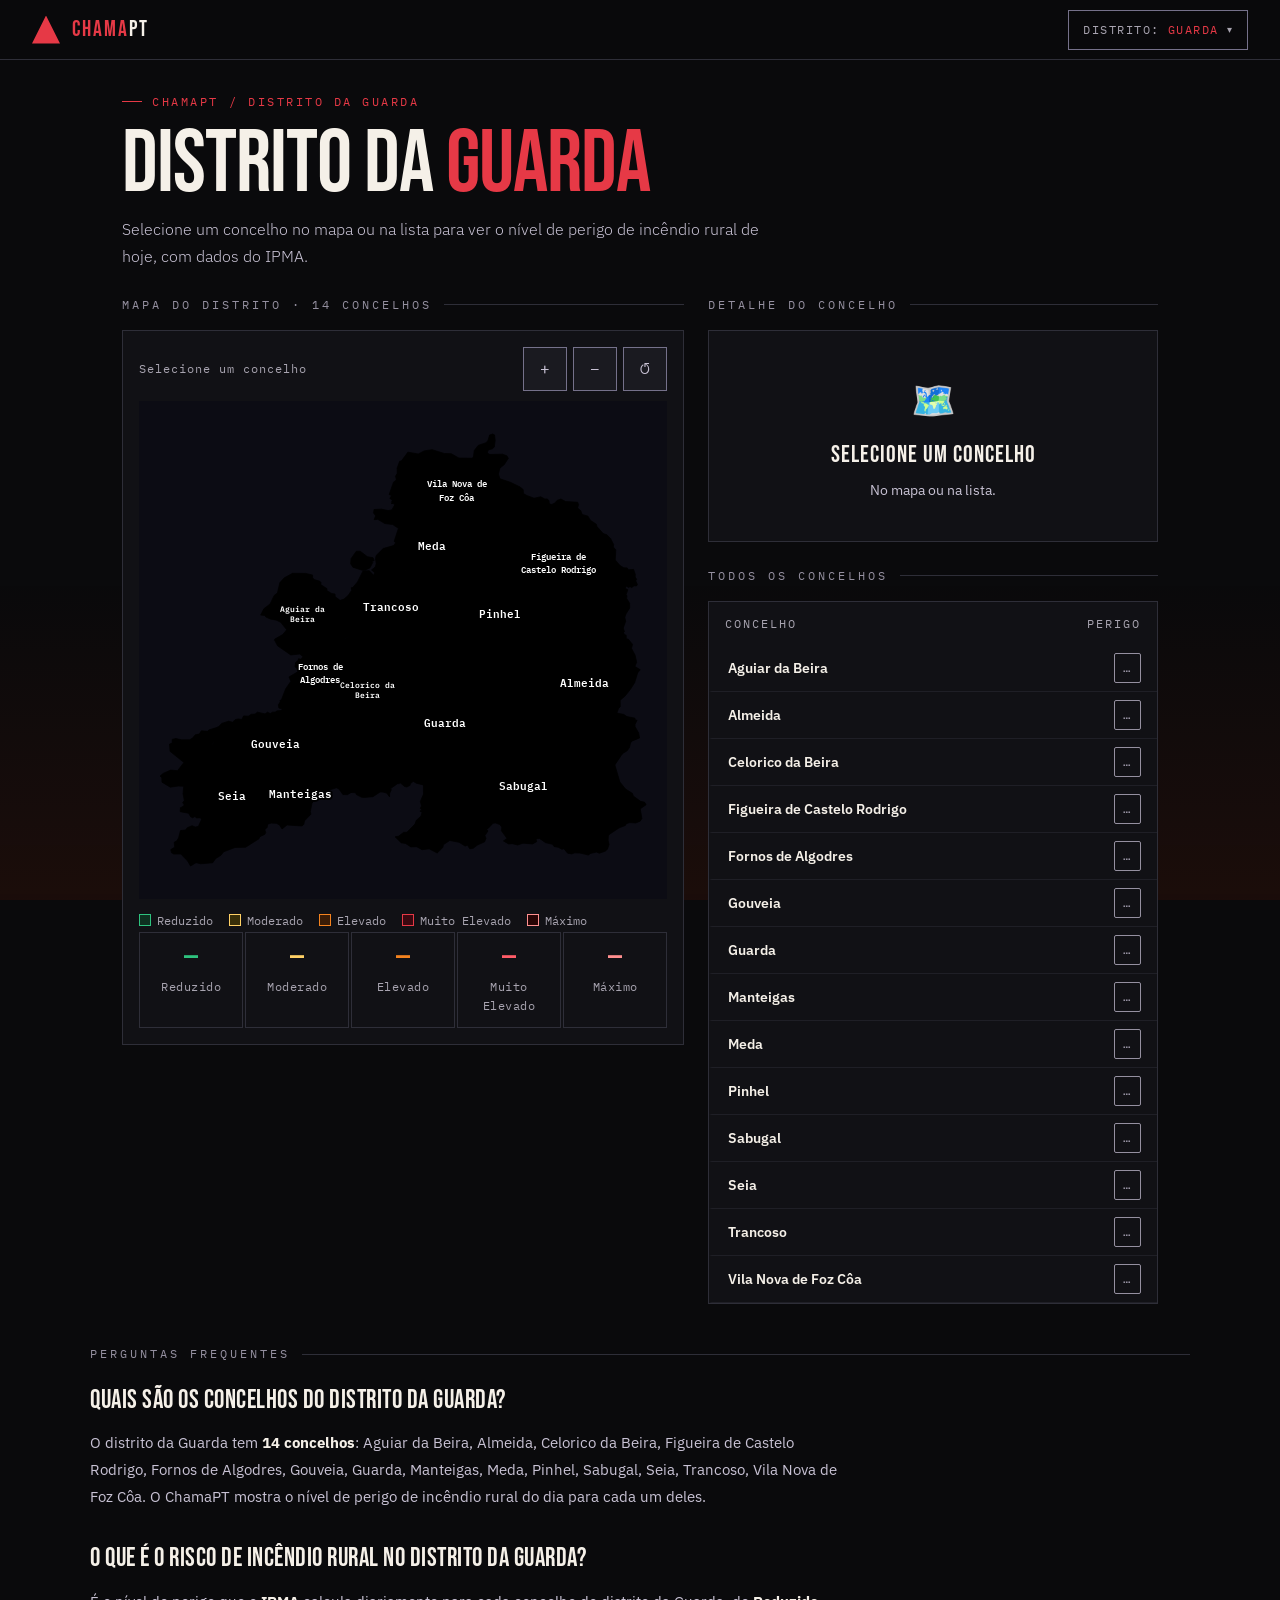
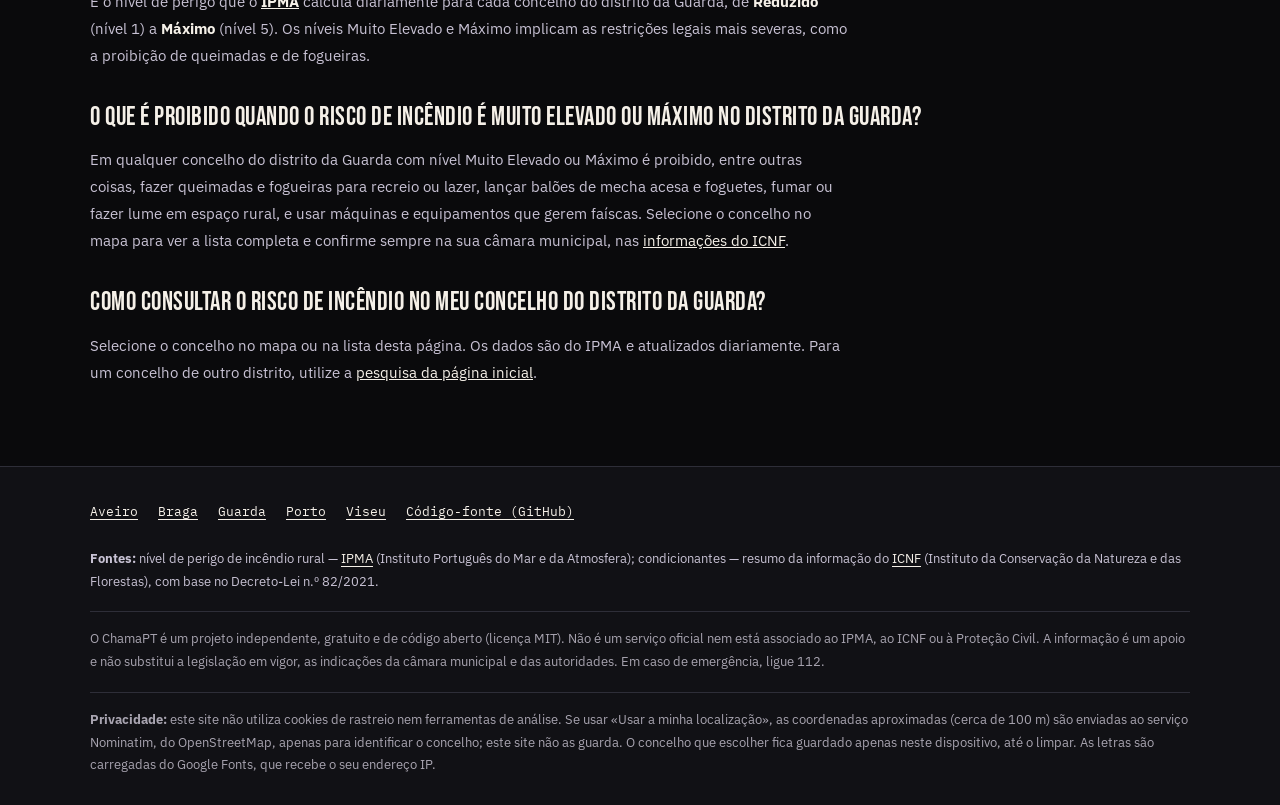
<file: guarda/index.html>
<!DOCTYPE html>
<html lang="pt-PT">
<head>
<meta charset="utf-8">
<meta name="viewport" content="width=device-width, initial-scale=1">
<title>Risco de Incêndio no Distrito da Guarda Hoje | ChamaPT</title>
<meta name="description" content="Veja o risco de incêndio rural hoje nos 14 concelhos do distrito da Guarda: mapa por concelho, nível de perigo do IPMA e condicionantes em vigor.">
<meta name="robots" content="index, follow, max-snippet:-1, max-image-preview:large, max-video-preview:-1">
<meta name="author" content="ChamaPT">
<meta name="theme-color" content="#0a0a0c">
<link rel="canonical" href="https://chama-pt.github.io/guarda/">
<meta property="og:type" content="website">
<meta property="og:url" content="https://chama-pt.github.io/guarda/">
<meta property="og:title" content="Risco de Incêndio no Distrito da Guarda Hoje | ChamaPT">
<meta property="og:description" content="Veja o risco de incêndio rural hoje nos 14 concelhos do distrito da Guarda: mapa por concelho, nível de perigo do IPMA e condicionantes em vigor.">
<meta property="og:image" content="https://chama-pt.github.io/assets/img/og-chamapt.png">
<meta property="og:image:type" content="image/png">
<meta property="og:image:width" content="1200">
<meta property="og:image:height" content="630">
<meta property="og:image:alt" content="ChamaPT — risco de incêndio rural em Portugal">
<meta property="og:locale" content="pt_PT">
<meta property="og:site_name" content="ChamaPT">
<meta name="twitter:card" content="summary_large_image">
<meta name="twitter:site" content="@ChamaPT">
<meta name="twitter:title" content="Risco de Incêndio no Distrito da Guarda Hoje | ChamaPT">
<meta name="twitter:description" content="Veja o risco de incêndio rural hoje nos 14 concelhos do distrito da Guarda: mapa por concelho, nível de perigo do IPMA e condicionantes em vigor.">
<meta name="twitter:image" content="https://chama-pt.github.io/assets/img/og-chamapt.png">
<meta name="twitter:image:alt" content="ChamaPT — risco de incêndio rural em Portugal">
<link rel="icon" href="/favicon.svg" type="image/svg+xml">
<link rel="icon" href="/assets/img/favicon-32.png" type="image/png" sizes="32x32">
<link rel="icon" href="/favicon.ico" sizes="any">
<link rel="apple-touch-icon" href="/assets/img/apple-touch-icon.png">
<link rel="preconnect" href="https://fonts.googleapis.com">
<link rel="preconnect" href="https://fonts.gstatic.com" crossorigin>
<link rel="preconnect" href="https://api.ipma.pt" crossorigin>
<link rel="stylesheet" href="https://fonts.googleapis.com/css2?family=Bebas+Neue&family=IBM+Plex+Mono:wght@400;600&family=IBM+Plex+Sans:wght@300;400;600&display=swap" media="print" onload="this.media='all'">
<noscript><link rel="stylesheet" href="https://fonts.googleapis.com/css2?family=Bebas+Neue&family=IBM+Plex+Mono:wght@400;600&family=IBM+Plex+Sans:wght@300;400;600&display=swap"></noscript>
<link rel="stylesheet" href="/assets/css/chama.css">
<script type="application/ld+json">
{
  "@context": "https://schema.org",
  "@graph": [
    {
      "@type": "Organization",
      "@id": "https://chama-pt.github.io/#organization",
      "name": "ChamaPT",
      "url": "https://chama-pt.github.io/",
      "logo": {
        "@type": "ImageObject",
        "url": "https://chama-pt.github.io/assets/img/icon-512.png",
        "width": 512,
        "height": 512
      },
      "sameAs": [
        "https://github.com/Chama-PT/Chama-PT.github.io"
      ]
    },
    {
      "@type": "WebSite",
      "@id": "https://chama-pt.github.io/#website",
      "url": "https://chama-pt.github.io/",
      "name": "ChamaPT",
      "inLanguage": "pt-PT",
      "publisher": {
        "@id": "https://chama-pt.github.io/#organization"
      }
    },
    {
      "@type": "WebPage",
      "@id": "https://chama-pt.github.io/guarda/#webpage",
      "url": "https://chama-pt.github.io/guarda/",
      "name": "Risco de Incêndio no Distrito da Guarda Hoje | ChamaPT",
      "description": "Veja o risco de incêndio rural hoje nos 14 concelhos do distrito da Guarda: mapa por concelho, nível de perigo do IPMA e condicionantes em vigor.",
      "inLanguage": "pt-PT",
      "isPartOf": {
        "@id": "https://chama-pt.github.io/#website"
      },
      "breadcrumb": {
        "@type": "BreadcrumbList",
        "itemListElement": [
          {
            "@type": "ListItem",
            "position": 1,
            "name": "ChamaPT",
            "item": "https://chama-pt.github.io/"
          },
          {
            "@type": "ListItem",
            "position": 2,
            "name": "Distrito da Guarda",
            "item": "https://chama-pt.github.io/guarda/"
          }
        ]
      }
    },
    {
      "@type": "FAQPage",
      "@id": "https://chama-pt.github.io/guarda/#faq",
      "inLanguage": "pt-PT",
      "mainEntity": [
        {
          "@type": "Question",
          "name": "Quais são os concelhos do distrito da Guarda?",
          "acceptedAnswer": {
            "@type": "Answer",
            "text": "O distrito da Guarda tem 14 concelhos: Aguiar da Beira, Almeida, Celorico da Beira, Figueira de Castelo Rodrigo, Fornos de Algodres, Gouveia, Guarda, Manteigas, Meda, Pinhel, Sabugal, Seia, Trancoso, Vila Nova de Foz Côa. O ChamaPT mostra o nível de perigo de incêndio rural do dia para cada um deles."
          }
        },
        {
          "@type": "Question",
          "name": "O que é o risco de incêndio rural no distrito da Guarda?",
          "acceptedAnswer": {
            "@type": "Answer",
            "text": "É o nível de perigo que o IPMA calcula diariamente para cada concelho do distrito da Guarda, de Reduzido (nível 1) a Máximo (nível 5). Os níveis Muito Elevado e Máximo implicam as restrições legais mais severas, como a proibição de queimadas e de fogueiras."
          }
        },
        {
          "@type": "Question",
          "name": "O que é proibido quando o risco de incêndio é Muito Elevado ou Máximo no distrito da Guarda?",
          "acceptedAnswer": {
            "@type": "Answer",
            "text": "Em qualquer concelho do distrito da Guarda com nível Muito Elevado ou Máximo é proibido, entre outras coisas, fazer queimadas e fogueiras para recreio ou lazer, lançar balões de mecha acesa e foguetes, fumar ou fazer lume em espaço rural, e usar máquinas e equipamentos que gerem faíscas. Selecione o concelho no mapa para ver a lista completa e confirme sempre na sua câmara municipal, nas informações do ICNF."
          }
        },
        {
          "@type": "Question",
          "name": "Como consultar o risco de incêndio no meu concelho do distrito da Guarda?",
          "acceptedAnswer": {
            "@type": "Answer",
            "text": "Selecione o concelho no mapa ou na lista desta página. Os dados são do IPMA e atualizados diariamente. Para um concelho de outro distrito, utilize a pesquisa da página inicial."
          }
        }
      ]
    }
  ]
}
</script>
</head>
<body data-distrito="guarda" data-prefixo="09" data-nome="Guarda">
<a class="skip-link" href="#conteudo">Saltar para o conteúdo</a>
<header class="site-header">
  <a class="logo" href="/" aria-label="ChamaPT — página inicial">
    <span class="logo-tri" aria-hidden="true"></span>
    <span class="logo-text"><span>Chama</span>PT</span>
  </a>
  <div class="dd">
    <button class="dd-trigger" id="dd-trigger" type="button" aria-expanded="false" aria-controls="dd-menu">
      <span class="dd-label">Distrito:</span><span class="dd-current" id="dd-current">Escolher</span><span class="dd-arrow" aria-hidden="true">▾</span>
    </button>
    <ul class="dd-menu" id="dd-menu" hidden></ul>
  </div>
</header>

<main id="conteudo">
<div class="wrap">
  <noscript><div class="notice notice--warn" style="margin-top:24px">Este site precisa de JavaScript para mostrar os dados do IPMA. Ative o JavaScript no navegador ou consulte diretamente <a href="https://www.ipma.pt/pt/riscoincendio/rcm.pt/">ipma.pt</a>.</div></noscript>
  <div class="notice notice--error" id="aviso-erro" role="alert" hidden style="margin-top:24px"></div>
  <div class="notice notice--warn" id="aviso-data" role="status" hidden style="margin-top:24px"></div>
  <div class="page-header">
    <nav aria-label="Localização" class="hero-tag"><a href="/" style="text-decoration:none">ChamaPT</a> <span aria-hidden="true">/</span> <span>Distrito da Guarda</span></nav>
    <h1>Distrito da <span class="fire">Guarda</span></h1>
    <p class="page-sub">Selecione um concelho no mapa ou na lista para ver o nível de perigo de incêndio rural de hoje, com dados do IPMA.</p>
  </div>
  <p class="sr-only" id="estado-sr" role="status" aria-live="polite"></p>

  <div class="main-wrap">
    <section class="map-col" aria-labelledby="mapa-t">
      <h2 class="section-label" id="mapa-t">Mapa do distrito · 14 concelhos</h2>
      <div class="map-card">
        <div class="map-tools">
          <span class="map-hint">Selecione um concelho</span>
          <div class="map-zoom-controls">
            <button class="map-zoom-btn" id="zoom-in" type="button" aria-label="Aumentar o mapa">+</button>
            <button class="map-zoom-btn" id="zoom-out" type="button" aria-label="Reduzir o mapa">−</button>
            <button class="map-zoom-btn" id="zoom-reset" type="button" aria-label="Repor o mapa">↺</button>
          </div>
        </div>
        <div class="map-zoom-wrap">
<svg id="guarda-svg" viewBox="0 0 350 330" xmlns="http://www.w3.org/2000/svg" role="group" aria-label="Mapa do distrito da Guarda. Selecione um concelho.">
<rect width="350" height="330" fill="#0c0c14"/>
<path id="c-0901" class="c-path" d="M 108.68,169.31 L 106.42,167.62 L 100.57,168.26 L 91.83,162.23 L 89.81,158.4 L 90.08,157.74 L 95.24,154.75 L 97.89,151.59 L 93.91,146.64 L 91.08,145.2 L 86.95,144.41 L 84.09,143.12 L 83.33,142.09 L 80.65,141.82 L 82.79,137.6 L 86.89,134.49 L 89.6,128.83 L 91.71,127.29 L 93.34,120.39 L 96.11,117.31 L 101.75,114.18 L 110.43,114.24 L 115.01,115.35 L 114.98,116.98 L 116.01,118.34 L 119.87,119.45 L 120.59,120.39 L 120.38,121.62 L 124.57,124.34 L 124.45,125.63 L 127.52,127.53 L 129.87,127.92 L 129.99,129.76 L 133.1,131.96 L 133.1,133.86 L 129.18,135.28 L 129.18,136.6 L 131.2,139.23 L 133.43,140.85 L 134.85,140.79 L 138.34,142.45 L 141.96,144.65 L 142.78,146.04 L 142.02,148.87 L 138.74,151.28 L 134.91,152.79 L 129.6,152.97 L 128.34,155.81 L 125.68,157.37 L 127.91,162.98 L 125.02,165.51 L 121.34,167.02 L 117.58,166.09 L 112.9,166.54 L 108.68,169.31 Z"><title>Aguiar da Beira</title></path>
<path id="c-0902" class="c-path" d="M 277.49,226.13 L 274.45,230.53 L 272.09,231.17 L 271.4,232.7 L 269.2,233.55 L 268.75,232.13 L 265.64,231.05 L 263.23,225.08 L 262.81,222.24 L 261.39,221.1 L 259.8,217.21 L 255.79,216.09 L 254.37,211.45 L 255.7,209.58 L 257.75,208.38 L 260.04,204.91 L 259.95,203.22 L 258.62,201.02 L 258.71,199.45 L 259.16,198.28 L 260.37,197.86 L 260.07,193.06 L 261.51,190.23 L 261.27,188.51 L 263.9,184.93 L 265.16,184.26 L 264.65,180.89 L 268.81,174.62 L 267.96,171.3 L 268.75,165.03 L 267.57,162.98 L 275.5,159.03 L 276.37,157.55 L 278.15,157.61 L 280.2,155.35 L 283.67,154.27 L 282.55,151.25 L 285.99,150.08 L 287.35,146.79 L 288.91,146.16 L 291.24,143.66 L 292.95,143.84 L 296.27,146.67 L 298.71,144.83 L 301.79,145.23 L 301.91,144.41 L 303.63,143.51 L 307.69,143.42 L 307.94,142.48 L 312.76,142.36 L 314.27,141.37 L 322.56,141.25 L 321.89,143.45 L 322.47,145.95 L 320.87,150.47 L 321.65,152.94 L 321.08,153.48 L 321.65,154.78 L 322.77,155.2 L 322.89,157.49 L 324.27,157.92 L 327.02,161.29 L 326.29,163.85 L 328.77,168.53 L 329.76,173.05 L 328.58,175.88 L 332.08,178.05 L 330.42,180.1 L 328.4,186.67 L 325.63,191.04 L 321.95,195.63 L 318.79,198.28 L 318.88,202.59 L 317.82,203.58 L 316.59,206.81 L 321.23,207.68 L 323.28,209.13 L 328.58,210.13 L 328.89,211.48 L 330.0,211.51 L 328.64,214.38 L 328.71,215.85 L 331.06,219.92 L 331.69,223.24 L 326.87,225.23 L 325.72,226.37 L 324.97,229.66 L 323.43,231.74 L 320.26,233.7 L 312.19,230.23 L 303.96,228.85 L 303.56,227.94 L 300.16,228.48 L 298.74,227.22 L 292.17,226.86 L 293.01,225.05 L 292.11,224.35 L 292.38,223.75 L 285.42,221.4 L 283.94,222.64 L 283.82,224.81 L 281.77,225.11 L 281.41,222.39 L 277.49,226.13 Z"><title>Almeida</title></path>
<path id="c-0903" class="c-path" d="M 141.0,211.96 L 137.02,215.43 L 133.61,221.28 L 130.66,222.09 L 129.66,218.96 L 125.2,212.72 L 125.56,210.85 L 119.72,211.27 L 115.86,209.31 L 120.26,205.06 L 118.63,201.93 L 118.42,197.34 L 120.38,194.69 L 125.02,197.19 L 129.0,194.78 L 128.88,193.43 L 125.77,189.66 L 127.07,187.82 L 131.65,186.67 L 131.98,185.5 L 135.24,183.51 L 139.76,179.11 L 140.39,176.91 L 140.06,175.31 L 143.44,170.43 L 142.84,169.19 L 144.07,169.58 L 145.88,167.38 L 147.48,167.23 L 147.9,166.06 L 150.22,164.85 L 155.2,165.84 L 156.46,165.21 L 159.69,165.75 L 162.04,164.88 L 167.64,164.55 L 174.85,165.51 L 181.0,163.58 L 185.16,164.67 L 184.31,166.9 L 184.98,167.77 L 189.8,165.93 L 193.0,167.68 L 189.83,173.47 L 190.22,174.28 L 189.23,176.36 L 190.19,177.99 L 189.44,180.13 L 187.9,181.22 L 188.47,183.42 L 187.6,184.74 L 179.25,184.9 L 176.09,190.68 L 172.32,194.72 L 172.32,196.47 L 170.0,200.33 L 170.6,201.23 L 169.06,204.4 L 164.6,206.51 L 162.88,208.41 L 162.46,210.07 L 159.02,212.51 L 157.37,215.43 L 144.67,214.07 L 143.92,212.66 L 141.0,211.96 Z"><title>Celorico da Beira</title></path>
<path id="c-0904" class="c-path" d="M 265.4,136.88 L 264.14,135.79 L 264.62,133.95 L 260.1,132.75 L 260.85,130.67 L 255.82,130.91 L 252.59,130.0 L 250.69,131.06 L 247.92,129.01 L 243.88,128.77 L 243.85,127.92 L 241.47,126.54 L 241.35,124.88 L 237.88,123.67 L 236.95,118.52 L 233.15,116.77 L 235.08,112.64 L 238.21,110.44 L 238.75,108.57 L 238.03,107.58 L 238.91,104.23 L 238.12,102.66 L 240.2,101.37 L 241.02,99.17 L 240.17,98.02 L 241.2,92.41 L 239.99,91.57 L 239.06,84.09 L 245.36,83.97 L 252.11,85.81 L 256.15,85.75 L 260.25,84.03 L 269.26,81.89 L 271.04,81.02 L 275.05,72.37 L 277.01,70.83 L 274.93,68.06 L 277.22,65.83 L 279.6,64.98 L 282.64,66.64 L 290.69,67.09 L 291.21,68.78 L 290.6,70.89 L 292.71,72.64 L 293.62,75.2 L 297.48,76.29 L 299.07,79.06 L 303.02,81.65 L 303.41,83.16 L 307.51,87.74 L 310.11,88.74 L 312.46,91.12 L 314.48,95.13 L 314.24,96.69 L 315.92,98.68 L 315.53,105.34 L 318.67,108.96 L 321.14,110.47 L 323.49,110.65 L 324.24,111.83 L 327.68,111.61 L 328.86,114.93 L 328.71,116.59 L 329.7,118.04 L 329.1,119.15 L 330.24,121.62 L 329.7,122.5 L 327.98,122.44 L 326.56,123.58 L 325.3,123.01 L 324.45,123.55 L 322.8,122.65 L 322.16,124.12 L 323.88,125.12 L 322.71,128.44 L 323.31,128.98 L 323.13,130.85 L 325.06,133.98 L 325.15,137.18 L 322.56,141.25 L 314.27,141.37 L 312.76,142.36 L 307.94,142.48 L 307.69,143.42 L 303.63,143.51 L 301.91,144.41 L 301.79,145.23 L 298.71,144.83 L 296.33,146.67 L 292.95,143.84 L 291.24,143.66 L 288.91,146.16 L 287.35,146.79 L 286.05,150.05 L 282.31,151.77 L 278.58,150.44 L 277.79,147.43 L 274.84,146.37 L 274.81,144.47 L 273.42,142.72 L 273.75,141.37 L 270.29,141.07 L 267.63,139.89 L 266.16,140.19 L 265.4,136.88 Z"><title>Figueira de Castelo Rodrigo</title></path>
<path id="c-0905" class="c-path" d="M 113.54,208.86 L 110.7,206.54 L 107.48,205.09 L 107.99,203.64 L 109.74,202.95 L 109.95,200.36 L 111.61,198.07 L 109.65,197.65 L 111.06,194.15 L 106.06,196.23 L 104.46,196.02 L 99.88,198.94 L 99.01,200.9 L 95.06,204.07 L 92.68,203.37 L 92.34,201.29 L 93.7,199.15 L 93.31,198.58 L 94.39,197.92 L 97.23,190.65 L 100.66,185.71 L 99.43,182.88 L 106.57,178.63 L 103.35,176.12 L 103.77,173.29 L 105.55,171.84 L 105.67,170.79 L 107.45,171.18 L 108.68,169.31 L 112.9,166.54 L 117.58,166.09 L 121.34,167.02 L 125.02,165.51 L 127.91,162.98 L 125.68,157.37 L 128.34,155.81 L 129.6,152.97 L 134.91,152.79 L 138.74,151.28 L 142.02,148.87 L 143.02,149.14 L 141.78,152.43 L 139.82,154.96 L 131.02,161.23 L 136.57,165.21 L 136.6,166.57 L 138.37,168.35 L 141.99,168.2 L 141.84,168.83 L 143.35,169.88 L 142.53,172.39 L 140.03,175.4 L 139.82,179.02 L 135.24,183.51 L 131.98,185.5 L 130.99,187.16 L 126.83,188.06 L 125.74,190.11 L 128.97,193.7 L 129.0,194.78 L 127.58,195.29 L 127.25,196.35 L 125.02,197.19 L 120.38,194.69 L 118.42,197.34 L 118.27,198.76 L 119.08,203.52 L 120.26,205.06 L 115.86,209.31 L 113.54,208.86 Z"><title>Fornos de Algodres</title></path>
<path id="c-0906" class="c-path" d="M 97.71,249.98 L 98.98,250.67 L 99.49,252.42 L 98.58,253.17 L 97.11,257.03 L 95.42,258.18 L 94.48,260.26 L 92.5,260.56 L 92.86,258.48 L 91.62,254.08 L 90.23,253.08 L 89.27,250.43 L 88.31,249.64 L 80.53,250.88 L 78.84,246.93 L 78.99,245.76 L 77.85,244.82 L 77.72,241.78 L 75.77,240.18 L 69.8,239.28 L 68.05,235.99 L 68.77,235.18 L 66.15,233.25 L 58.49,230.56 L 57.65,229.69 L 54.94,230.41 L 53.64,229.75 L 51.08,230.62 L 48.88,229.66 L 46.59,229.81 L 46.28,229.18 L 49.03,227.04 L 50.87,224.14 L 52.86,217.69 L 52.61,215.97 L 54.82,213.62 L 59.4,212.18 L 61.99,212.84 L 63.92,211.09 L 65.85,210.67 L 68.11,211.06 L 69.31,208.71 L 72.57,208.83 L 74.23,207.65 L 76.97,207.44 L 78.42,206.18 L 83.51,207.32 L 85.17,206.21 L 86.98,207.11 L 88.49,206.18 L 90.6,206.15 L 91.14,205.39 L 94.09,205.06 L 99.01,200.9 L 100.33,198.58 L 104.49,195.99 L 106.06,196.23 L 111.03,194.15 L 109.65,197.65 L 111.61,198.07 L 109.95,200.36 L 109.74,202.95 L 107.99,203.64 L 107.48,205.09 L 110.7,206.54 L 113.54,208.86 L 119.72,211.27 L 125.68,210.97 L 125.2,212.72 L 126.26,214.95 L 127.82,216.09 L 131.41,222.67 L 129.12,224.23 L 132.01,225.29 L 134.55,235.33 L 136.69,238.22 L 139.07,238.19 L 138.22,240.87 L 135.3,242.89 L 133.34,243.13 L 132.59,242.41 L 127.55,243.86 L 124.36,243.25 L 120.86,240.63 L 119.29,240.51 L 118.33,241.54 L 116.79,241.6 L 115.89,243.71 L 114.02,243.86 L 114.35,244.34 L 110.52,243.34 L 108.89,243.86 L 109.77,245.67 L 108.8,246.27 L 109.04,246.96 L 107.63,246.57 L 106.03,248.05 L 103.95,247.56 L 103.65,248.35 L 99.1,248.98 L 97.71,249.98 Z"><title>Gouveia</title></path>
<path id="c-0907" class="c-path" d="M 172.83,252.75 L 172.5,253.53 L 171.23,253.56 L 166.74,256.82 L 167.13,257.75 L 166.05,259.98 L 166.02,262.31 L 164.12,259.8 L 161.71,259.14 L 159.75,259.05 L 155.04,262.15 L 149.32,262.67 L 147.54,262.55 L 144.04,260.8 L 143.56,259.59 L 140.55,259.38 L 139.91,257.72 L 141.84,256.43 L 142.47,254.62 L 142.32,252.24 L 140.7,252.45 L 141.36,251.57 L 141.33,249.43 L 143.74,246.36 L 139.61,242.11 L 139.85,240.33 L 139.07,238.19 L 136.69,238.22 L 135.39,236.98 L 133.31,231.59 L 133.46,229.72 L 132.01,225.26 L 129.12,224.23 L 131.35,222.82 L 130.66,222.09 L 133.61,221.28 L 137.02,215.43 L 141.03,211.9 L 143.92,212.66 L 144.67,214.07 L 157.37,215.43 L 159.02,212.51 L 162.46,210.07 L 162.88,208.41 L 164.6,206.51 L 169.06,204.4 L 170.6,201.23 L 170.0,200.33 L 172.32,196.47 L 172.32,194.72 L 176.09,190.68 L 179.25,184.9 L 187.6,184.74 L 188.47,183.42 L 187.9,181.22 L 189.44,180.13 L 190.19,177.99 L 189.2,176.06 L 189.86,175.64 L 189.83,173.47 L 190.89,172.2 L 190.89,170.82 L 194.77,171.63 L 196.76,171.27 L 198.63,172.9 L 201.89,173.62 L 204.99,171.66 L 206.86,168.29 L 208.7,168.04 L 208.22,166.45 L 209.33,166.21 L 210.12,169.94 L 209.24,176.45 L 211.75,176.76 L 214.25,178.26 L 213.07,182.94 L 214.76,183.75 L 214.19,184.53 L 214.94,184.83 L 215.45,186.46 L 213.01,188.9 L 214.04,192.82 L 212.62,194.27 L 215.0,196.44 L 216.39,195.29 L 219.01,195.87 L 220.73,195.48 L 221.66,191.92 L 221.3,189.21 L 222.72,186.4 L 227.33,187.7 L 228.96,186.13 L 232.64,184.65 L 233.81,183.27 L 240.53,185.86 L 237.64,189.66 L 236.8,193.61 L 238.33,196.35 L 241.35,196.62 L 245.12,199.21 L 247.77,200.03 L 254.49,197.22 L 254.28,198.64 L 258.83,200.27 L 260.13,204.37 L 257.75,208.38 L 254.37,210.94 L 250.09,211.3 L 248.1,214.38 L 246.74,214.59 L 251.2,220.13 L 250.21,224.05 L 250.33,227.91 L 251.02,230.02 L 253.53,231.2 L 254.04,237.01 L 253.4,238.01 L 249.18,238.22 L 247.44,240.0 L 245.54,240.66 L 243.97,241.99 L 244.36,244.01 L 242.07,244.58 L 241.41,243.5 L 239.21,243.89 L 237.61,248.23 L 235.74,248.17 L 227.3,252.96 L 225.7,252.18 L 222.48,252.39 L 220.91,250.55 L 218.35,250.37 L 220.28,249.58 L 220.79,248.53 L 216.21,246.06 L 212.98,245.82 L 209.7,246.63 L 207.77,246.12 L 205.57,249.64 L 205.42,252.15 L 201.35,253.59 L 200.29,252.42 L 195.44,250.46 L 190.61,250.58 L 190.04,253.96 L 188.47,254.38 L 183.8,253.26 L 181.69,251.97 L 179.64,253.8 L 179.61,254.62 L 177.5,255.76 L 175.99,255.43 L 172.83,252.75 Z"><title>Guarda</title></path>
<path id="c-0908" class="c-path" d="M 108.05,281.6 L 98.1,280.9 L 94.76,283.56 L 93.13,280.93 L 91.05,279.85 L 87.64,279.67 L 85.23,280.36 L 90.6,272.89 L 91.59,266.07 L 93.4,262.91 L 93.58,261.16 L 95.42,258.18 L 97.11,257.03 L 98.58,253.17 L 99.49,252.42 L 98.98,250.67 L 97.59,249.77 L 101.87,248.26 L 103.65,248.35 L 103.95,247.56 L 106.12,248.05 L 107.63,246.57 L 109.04,246.96 L 108.8,246.27 L 109.77,245.67 L 108.89,243.86 L 110.52,243.34 L 114.35,244.34 L 114.02,243.86 L 115.89,243.71 L 116.79,241.6 L 118.33,241.54 L 119.29,240.51 L 120.86,240.63 L 124.36,243.25 L 127.55,243.86 L 132.59,242.41 L 133.34,243.13 L 135.3,242.89 L 138.22,240.87 L 139.07,238.25 L 139.85,240.33 L 139.61,242.11 L 143.74,246.36 L 141.33,249.43 L 141.36,251.57 L 140.7,252.45 L 142.32,252.24 L 142.47,254.62 L 141.84,256.43 L 139.91,257.72 L 140.55,259.38 L 138.1,260.83 L 135.15,260.8 L 132.47,257.03 L 130.84,256.28 L 122.49,258.78 L 114.62,266.34 L 113.54,271.98 L 113.9,273.76 L 109.65,278.19 L 109.23,280.39 L 108.05,281.6 Z"><title>Manteigas</title></path>
<path id="c-0909" class="c-path" d="M 216.96,115.17 L 217.11,116.35 L 215.75,117.61 L 217.11,119.84 L 215.33,119.96 L 214.97,120.93 L 213.07,121.98 L 212.29,124.12 L 211.23,124.28 L 212.62,126.75 L 211.05,126.78 L 210.93,129.04 L 209.94,129.28 L 205.23,127.77 L 204.33,126.72 L 201.74,127.05 L 198.87,124.4 L 192.91,121.38 L 191.13,121.14 L 187.21,118.13 L 180.85,115.68 L 177.47,112.55 L 175.93,112.55 L 172.65,115.74 L 168.79,116.32 L 167.16,115.56 L 166.65,113.15 L 167.64,112.49 L 168.58,109.75 L 168.34,108.03 L 168.91,107.36 L 167.61,106.61 L 168.85,105.8 L 168.58,104.86 L 167.04,105.34 L 166.98,104.26 L 156.73,104.41 L 157.18,102.33 L 161.8,97.78 L 168.64,95.82 L 170.15,93.92 L 169.06,93.02 L 171.93,84.39 L 168.1,81.86 L 162.85,81.17 L 158.21,78.4 L 155.8,78.61 L 156.82,76.1 L 155.44,74.21 L 155.74,71.91 L 160.62,71.67 L 165.08,72.61 L 167.46,72.19 L 169.45,68.87 L 173.22,70.86 L 177.11,71.4 L 180.94,71.34 L 181.99,70.62 L 184.34,71.16 L 186.45,70.23 L 188.9,70.83 L 191.76,70.41 L 195.8,74.02 L 199.6,71.1 L 199.57,68.3 L 202.61,65.61 L 206.41,64.65 L 210.66,65.01 L 216.3,66.85 L 219.43,72.13 L 219.46,73.9 L 217.23,73.99 L 217.2,73.42 L 215.75,73.15 L 214.37,74.48 L 214.13,77.73 L 215.0,78.43 L 214.97,80.57 L 217.65,82.44 L 217.26,83.19 L 219.7,84.64 L 218.92,88.28 L 217.23,89.58 L 216.42,94.1 L 214.07,95.31 L 218.38,96.63 L 221.84,96.36 L 226.18,97.66 L 227.24,99.17 L 229.08,99.13 L 229.74,101.21 L 228.42,103.63 L 226.76,103.48 L 220.43,109.2 L 216.96,115.17 Z"><title>Meda</title></path>
<path id="c-0910" class="c-path" d="M 218.98,195.87 L 216.39,195.29 L 215.0,196.44 L 212.62,194.27 L 214.04,192.82 L 213.01,188.9 L 215.45,186.46 L 214.94,184.83 L 214.19,184.53 L 214.76,183.75 L 213.07,182.94 L 214.1,177.99 L 211.5,176.67 L 209.24,176.45 L 210.12,169.94 L 209.24,166.12 L 208.22,166.45 L 208.7,168.04 L 206.86,168.29 L 204.99,171.66 L 201.89,173.62 L 198.63,172.9 L 196.76,171.27 L 194.77,171.63 L 190.89,170.82 L 193.0,168.04 L 192.79,165.18 L 195.11,160.27 L 196.58,160.27 L 197.91,159.24 L 196.4,155.29 L 198.66,153.58 L 199.48,154.33 L 203.67,154.18 L 205.84,154.84 L 205.48,156.44 L 208.31,157.71 L 209.79,157.19 L 211.69,154.3 L 213.89,149.84 L 212.77,147.03 L 203.79,143.72 L 204.33,142.72 L 203.91,137.93 L 205.08,135.94 L 206.77,136.45 L 206.92,134.67 L 207.71,134.55 L 208.19,135.58 L 208.91,135.04 L 209.79,133.11 L 208.82,132.81 L 210.45,131.81 L 210.21,130.03 L 208.88,129.67 L 210.93,129.04 L 211.05,126.78 L 212.62,126.75 L 211.08,124.52 L 212.29,124.12 L 213.07,121.98 L 214.97,120.93 L 215.15,120.12 L 217.11,119.84 L 215.75,117.61 L 217.11,116.35 L 216.72,115.29 L 220.4,109.23 L 224.56,105.07 L 226.0,104.71 L 226.85,103.42 L 228.33,103.69 L 229.26,102.24 L 229.74,101.21 L 229.02,99.29 L 230.34,92.93 L 231.52,92.62 L 232.42,90.51 L 233.72,90.39 L 236.34,87.23 L 237.97,86.99 L 239.33,84.64 L 239.99,91.57 L 241.2,92.41 L 240.17,98.02 L 241.02,99.17 L 240.2,101.37 L 238.12,102.66 L 238.91,104.23 L 238.03,107.58 L 238.75,108.57 L 238.21,110.44 L 235.08,112.64 L 233.15,116.77 L 236.95,118.52 L 237.88,123.67 L 241.35,124.88 L 241.47,126.54 L 243.85,127.92 L 243.88,128.77 L 247.92,129.01 L 250.69,131.06 L 252.59,130.0 L 255.82,130.91 L 261.0,130.76 L 260.07,132.69 L 264.68,134.04 L 264.14,135.79 L 265.34,136.6 L 266.1,140.16 L 267.69,139.89 L 270.29,141.07 L 273.75,141.37 L 273.42,142.72 L 274.81,144.47 L 274.84,146.37 L 277.79,147.43 L 278.48,148.81 L 278.21,150.14 L 283.01,151.95 L 283.88,153.97 L 280.2,155.35 L 278.15,157.61 L 276.37,157.55 L 275.5,159.03 L 267.57,162.98 L 268.75,165.03 L 267.96,171.3 L 268.81,174.62 L 264.65,180.89 L 265.16,184.26 L 261.51,187.85 L 261.51,190.23 L 260.07,193.06 L 260.37,197.86 L 259.16,198.28 L 258.83,200.27 L 254.28,198.64 L 254.49,197.22 L 247.77,200.03 L 245.12,199.21 L 241.35,196.62 L 238.33,196.35 L 236.8,193.61 L 237.64,189.66 L 240.53,185.86 L 233.81,183.27 L 232.64,184.65 L 228.96,186.13 L 227.33,187.7 L 222.72,186.4 L 221.3,189.21 L 221.15,194.81 L 218.98,195.87 Z"><title>Pinhel</title></path>
<path id="c-0911" class="c-path" d="M 180.18,295.46 L 176.72,293.23 L 173.7,292.72 L 169.72,288.8 L 171.99,288.38 L 175.33,285.85 L 177.53,285.76 L 182.87,280.36 L 183.77,277.83 L 186.85,275.09 L 187.6,272.25 L 186.18,271.8 L 187.54,270.84 L 186.39,269.99 L 187.18,268.33 L 186.45,265.35 L 188.53,260.56 L 188.47,254.38 L 190.04,253.96 L 190.61,250.61 L 196.25,250.61 L 200.29,252.42 L 201.35,253.59 L 205.42,252.15 L 205.57,249.64 L 207.65,246.18 L 209.73,246.63 L 213.25,245.82 L 216.21,246.06 L 220.79,248.53 L 220.34,249.52 L 218.47,250.46 L 220.91,250.55 L 222.48,252.39 L 225.7,252.18 L 227.33,252.96 L 235.74,248.17 L 237.61,248.23 L 239.21,243.89 L 241.41,243.5 L 242.07,244.58 L 244.36,244.01 L 243.97,241.99 L 245.54,240.66 L 247.44,240.0 L 249.18,238.22 L 253.4,238.01 L 254.04,237.01 L 253.53,231.2 L 251.02,230.02 L 250.33,227.91 L 250.21,224.05 L 251.2,220.13 L 246.74,214.59 L 248.1,214.38 L 249.85,211.45 L 251.66,210.85 L 254.4,210.97 L 254.97,214.92 L 256.03,216.31 L 259.8,217.21 L 261.39,221.1 L 262.81,222.24 L 263.23,225.08 L 265.64,231.05 L 268.75,232.13 L 269.2,233.55 L 271.4,232.7 L 272.09,231.17 L 274.45,230.53 L 276.65,228.12 L 277.22,226.37 L 281.38,222.42 L 281.77,225.11 L 283.82,224.81 L 283.76,223.0 L 285.39,221.4 L 292.38,223.75 L 292.11,224.35 L 293.01,225.05 L 292.17,226.86 L 298.74,227.22 L 300.16,228.48 L 303.56,227.94 L 303.96,228.85 L 312.19,230.23 L 320.26,233.7 L 315.29,241.14 L 318.61,252.39 L 322.37,257.12 L 326.96,260.01 L 327.5,261.73 L 332.26,265.23 L 335.04,265.89 L 336.0,267.52 L 332.11,270.26 L 333.2,276.65 L 332.05,278.4 L 329.07,279.61 L 325.15,279.34 L 322.86,280.09 L 322.25,281.27 L 318.18,282.83 L 311.76,287.08 L 311.01,288.11 L 310.83,291.12 L 311.46,293.87 L 310.38,297.0 L 308.9,298.27 L 304.95,299.65 L 303.17,298.87 L 298.8,299.87 L 297.93,300.86 L 292.26,299.53 L 288.64,299.41 L 286.8,300.08 L 283.97,299.59 L 281.56,296.64 L 280.23,297.03 L 277.82,295.71 L 274.99,295.19 L 274.02,293.75 L 269.44,292.63 L 265.4,289.89 L 263.08,289.98 L 263.44,292.03 L 260.73,293.5 L 254.43,292.96 L 250.96,294.17 L 247.38,293.29 L 244.9,293.5 L 241.5,291.48 L 243.85,289.83 L 240.17,284.79 L 240.41,282.38 L 239.09,280.66 L 236.25,279.55 L 234.6,279.73 L 231.25,283.32 L 230.59,283.29 L 230.4,284.25 L 231.25,284.85 L 229.2,287.96 L 229.89,289.8 L 228.99,292.12 L 224.44,294.11 L 221.33,296.43 L 219.13,296.67 L 217.65,294.35 L 216.06,294.92 L 212.14,292.42 L 205.9,291.18 L 201.62,294.02 L 201.41,295.77 L 197.58,299.5 L 192.3,296.76 L 187.51,297.3 L 184.01,295.31 L 180.18,295.46 Z"><title>Sabugal</title></path>
<path id="c-0912" class="c-path" d="M 56.02,298.75 L 54.33,301.01 L 50.84,303.09 L 48.82,305.98 L 40.92,306.62 L 37.78,305.89 L 34.14,308.09 L 32.24,304.84 L 27.72,300.17 L 23.19,300.2 L 21.57,299.38 L 21.08,297.24 L 23.68,295.67 L 23.34,292.33 L 24.79,291.73 L 26.18,289.68 L 27.5,284.67 L 30.88,284.25 L 31.97,282.77 L 35.16,281.42 L 37.24,282.32 L 39.29,282.02 L 41.43,277.38 L 40.83,276.17 L 37.9,276.23 L 37.21,275.15 L 35.58,276.17 L 34.23,275.51 L 32.87,273.13 L 27.29,272.1 L 27.47,269.48 L 29.55,268.45 L 29.92,267.55 L 28.95,266.1 L 30.07,264.78 L 29.19,260.23 L 29.67,255.31 L 26.09,255.07 L 20.72,255.85 L 15.24,252.57 L 15.12,249.58 L 14.0,248.53 L 15.99,246.78 L 21.02,244.58 L 25.55,244.97 L 29.77,239.52 L 20.6,232.16 L 20.24,227.31 L 22.05,226.71 L 21.99,224.23 L 24.4,223.69 L 28.08,224.5 L 33.56,224.5 L 35.37,223.54 L 37.27,221.22 L 39.95,220.71 L 41.31,218.57 L 45.47,218.87 L 46.34,217.96 L 52.61,215.97 L 52.86,217.69 L 50.87,224.14 L 46.37,229.66 L 48.88,229.66 L 51.08,230.62 L 53.64,229.75 L 54.94,230.41 L 57.65,229.69 L 58.49,230.56 L 66.15,233.25 L 68.77,235.18 L 68.05,235.99 L 69.8,239.28 L 75.77,240.18 L 77.72,241.78 L 77.85,244.82 L 78.99,245.76 L 78.84,246.93 L 80.53,250.88 L 88.31,249.64 L 89.27,250.43 L 90.23,253.08 L 91.62,254.08 L 92.86,258.48 L 92.5,260.56 L 94.12,260.56 L 91.59,266.07 L 90.6,272.89 L 85.23,280.36 L 84.96,282.41 L 83.36,284.1 L 83.93,285.94 L 83.42,287.08 L 80.05,288.71 L 79.5,290.07 L 70.67,295.64 L 63.59,295.83 L 56.02,298.75 Z"><title>Seia</title></path>
<path id="c-0913" class="c-path" d="M 197.73,159.39 L 196.58,160.27 L 195.11,160.27 L 192.91,164.79 L 192.85,167.53 L 189.8,165.93 L 184.98,167.77 L 184.31,166.9 L 185.16,164.67 L 181.0,163.58 L 174.85,165.51 L 167.64,164.55 L 162.04,164.88 L 159.69,165.75 L 156.46,165.21 L 155.2,165.84 L 150.22,164.85 L 147.9,166.06 L 147.48,167.23 L 145.88,167.38 L 144.07,169.58 L 141.96,168.98 L 141.99,168.2 L 138.37,168.35 L 136.6,166.57 L 136.57,165.21 L 131.02,161.23 L 138.01,156.71 L 140.27,154.39 L 142.93,149.54 L 142.02,148.84 L 142.78,146.04 L 141.96,144.65 L 138.34,142.45 L 134.85,140.79 L 133.43,140.85 L 131.38,139.44 L 129.18,136.6 L 129.18,135.28 L 133.1,133.86 L 133.37,132.08 L 135.66,131.39 L 138.56,128.92 L 140.91,125.51 L 140.67,123.7 L 141.6,123.58 L 144.71,120.02 L 148.44,112.58 L 152.63,112.49 L 155.44,115.53 L 156.22,113.75 L 154.11,111.98 L 156.55,110.02 L 157.18,107.82 L 156.79,104.71 L 167.04,104.29 L 167.04,105.34 L 168.7,105.1 L 168.85,105.83 L 167.61,106.61 L 168.97,107.58 L 168.34,108.0 L 168.58,109.75 L 167.64,112.46 L 166.68,113.12 L 167.16,115.56 L 168.79,116.32 L 172.65,115.74 L 175.93,112.55 L 177.47,112.55 L 180.85,115.68 L 187.21,118.13 L 191.13,121.14 L 192.91,121.38 L 198.87,124.4 L 201.74,127.05 L 204.33,126.72 L 207.5,128.77 L 209.82,129.07 L 208.85,129.73 L 210.21,130.03 L 210.45,131.81 L 208.82,132.81 L 209.79,133.11 L 208.85,135.16 L 208.19,135.58 L 207.71,134.55 L 206.92,134.67 L 206.77,136.45 L 205.08,135.94 L 203.91,137.93 L 204.33,142.72 L 203.79,143.72 L 212.77,147.03 L 213.83,150.17 L 209.79,157.19 L 208.31,157.71 L 205.48,156.44 L 205.84,154.84 L 203.67,154.18 L 199.48,154.33 L 198.66,153.58 L 196.19,155.47 L 197.1,155.96 L 197.73,159.39 Z M 151.31,103.14 L 155.07,103.9 L 155.8,105.74 L 154.23,106.28 L 154.89,107.0 L 152.99,110.59 L 149.86,112.04 L 147.96,112.13 L 141.72,110.11 L 140.27,107.79 L 140.52,104.5 L 144.01,99.53 L 146.54,99.53 L 151.31,103.14 Z"><title>Trancoso</title></path>
<path id="c-0914" class="c-path" d="M 239.06,84.09 L 237.97,86.99 L 236.34,87.23 L 233.72,90.39 L 232.42,90.51 L 231.52,92.62 L 230.34,92.93 L 229.17,99.01 L 227.24,99.17 L 226.21,97.66 L 221.84,96.36 L 218.8,96.72 L 214.07,95.31 L 216.42,94.1 L 217.23,89.58 L 218.92,88.28 L 219.7,84.64 L 217.26,83.19 L 217.65,82.44 L 214.97,80.57 L 215.0,78.43 L 214.13,77.73 L 214.37,74.48 L 215.75,73.15 L 217.2,73.42 L 217.23,73.99 L 219.46,73.9 L 219.43,72.13 L 216.3,66.85 L 210.66,65.01 L 206.41,64.65 L 202.61,65.61 L 199.57,68.3 L 199.6,71.1 L 195.8,74.02 L 191.76,70.41 L 188.9,70.83 L 186.45,70.23 L 184.34,71.16 L 181.99,70.62 L 180.94,71.34 L 177.11,71.4 L 173.22,70.86 L 169.75,69.23 L 168.34,67.75 L 167.46,68.03 L 166.98,67.51 L 168.22,67.27 L 167.37,66.58 L 168.04,65.71 L 166.2,64.53 L 167.43,62.6 L 165.78,61.97 L 168.67,53.77 L 170.54,52.32 L 170.0,49.79 L 171.11,47.92 L 171.05,44.48 L 172.65,40.05 L 174.07,39.48 L 178.17,33.9 L 185.07,35.11 L 188.99,33.06 L 194.17,32.25 L 202.25,34.78 L 206.92,34.96 L 211.9,37.79 L 220.64,37.94 L 221.6,37.1 L 222.15,32.85 L 224.74,29.41 L 230.07,27.63 L 231.31,25.98 L 232.33,22.57 L 234.35,21.91 L 235.59,22.48 L 235.98,26.16 L 235.41,30.5 L 234.14,31.67 L 231.4,32.4 L 230.74,34.45 L 232.45,35.44 L 240.83,35.26 L 243.73,36.34 L 244.72,37.97 L 241.95,42.25 L 239.12,44.39 L 238.15,48.46 L 239.15,51.57 L 246.11,53.89 L 252.44,56.96 L 254.55,58.71 L 254.76,61.3 L 256.87,62.6 L 261.82,64.44 L 266.19,63.47 L 268.9,64.95 L 270.59,64.92 L 271.67,66.22 L 271.85,68.12 L 273.3,68.57 L 274.93,68.06 L 277.01,70.83 L 275.05,72.37 L 271.04,81.02 L 269.26,81.89 L 260.25,84.03 L 256.15,85.75 L 252.11,85.81 L 244.87,83.91 L 239.06,84.09 Z"><title>Vila Nova de Foz Côa</title></path>
<text aria-hidden="true" class="c-lbl" x="108.44" y="138.34" style="font-size:5.5px">Aguiar da</text>
<text aria-hidden="true" class="c-lbl" x="108.44" y="144.84" style="font-size:5.5px">Beira</text>
<text aria-hidden="true" class="c-lbl" x="294.88" y="187.59" style="font-size:7px">Almeida</text>
<text aria-hidden="true" class="c-lbl" x="151.28" y="189.05" style="font-size:5.5px">Celorico da</text>
<text aria-hidden="true" class="c-lbl" x="151.28" y="195.55" style="font-size:5.5px">Beira</text>
<text aria-hidden="true" class="c-lbl" x="278.14" y="103.57" style="font-size:6px">Figueira de</text>
<text aria-hidden="true" class="c-lbl" x="278.14" y="112.57" style="font-size:6px">Castelo Rodrigo</text>
<text aria-hidden="true" class="c-lbl" x="120.26" y="176.45" style="font-size:6px">Fornos de</text>
<text aria-hidden="true" class="c-lbl" x="120.26" y="185.45" style="font-size:6px">Algodres</text>
<text aria-hidden="true" class="c-lbl" x="90.19" y="228.11" style="font-size:7px">Gouveia</text>
<text aria-hidden="true" class="c-lbl" x="202.66" y="214.48" style="font-size:7px">Guarda</text>
<text aria-hidden="true" class="c-lbl" x="106.93" y="260.99" style="font-size:7px">Manteigas</text>
<text aria-hidden="true" class="c-lbl" x="194.24" y="97.15" style="font-size:7px">Meda</text>
<text aria-hidden="true" class="c-lbl" x="238.93" y="142.05" style="font-size:7px">Pinhel</text>
<text aria-hidden="true" class="c-lbl" x="254.89" y="255.75" style="font-size:7px">Sabugal</text>
<text aria-hidden="true" class="c-lbl" x="61.41" y="262.67" style="font-size:7px">Seia</text>
<text aria-hidden="true" class="c-lbl" x="167.0" y="137.27" style="font-size:7px">Trancoso</text>
<text aria-hidden="true" class="c-lbl" x="210.56" y="55.51" style="font-size:6px">Vila Nova de</text>
<text aria-hidden="true" class="c-lbl" x="210.56" y="64.50999999999999" style="font-size:6px">Foz Côa</text>
</svg>
        </div>
        <ul class="legend" aria-label="Legenda do mapa">
          <li class="leg-item"><span class="leg-dot" style="background:#0e3020;border-color:#2ec27e"></span>Reduzido</li>
          <li class="leg-item"><span class="leg-dot" style="background:#382e08;border-color:#ffd166"></span>Moderado</li>
          <li class="leg-item"><span class="leg-dot" style="background:#3a1c06;border-color:#f4831f"></span>Elevado</li>
          <li class="leg-item"><span class="leg-dot" style="background:#3a0810;border-color:#e63946"></span>Muito Elevado</li>
          <li class="leg-item"><span class="leg-dot" style="background:#280404;border-color:#ff8f8f"></span>Máximo</li>
        </ul>
        <ul class="stats-bar" aria-label="Número de concelhos por nível de perigo">
          <li class="stat-item"><div class="stat-num lv1" id="s1">—</div><div class="stat-lbl">Reduzido</div></li>
          <li class="stat-item"><div class="stat-num lv2" id="s2">—</div><div class="stat-lbl">Moderado</div></li>
          <li class="stat-item"><div class="stat-num lv3" id="s3">—</div><div class="stat-lbl">Elevado</div></li>
          <li class="stat-item"><div class="stat-num lv4" id="s4">—</div><div class="stat-lbl">Muito Elevado</div></li>
          <li class="stat-item"><div class="stat-num lv5" id="s5">—</div><div class="stat-lbl">Máximo</div></li>
        </ul>
      </div>
    </section>

    <section class="detail-col" id="detail-region" aria-labelledby="detalhe-t">
      <h2 class="section-label" id="detalhe-t">Detalhe do concelho</h2>
      <div class="empty-panel" id="empty-panel">
        <span class="empty-icon" aria-hidden="true">🗺️</span>
        <p class="empty-title">Selecione um concelho</p>
        <p class="empty-sub">No mapa ou na lista.</p>
      </div>
      <div class="detail-panel" id="detail-panel" hidden>
        <div class="detail-top">
          <p class="detail-label">Concelho · Distrito da Guarda</p>
          <p class="detail-name" id="d-name">—</p>
          <p class="detail-date" id="d-date">—</p>
        </div>
        <div class="detail-gauge-row">
          <span id="d-gauge"></span>
          <div>
            <p class="detail-label">Nível de perigo</p>
            <p class="detail-rcm-label" id="d-rcm-label">—</p>
            <p class="detail-summary" id="d-summary"></p>
          </div>
        </div>
        <div class="detail-rules">
          <h3 class="rules-title">Condicionantes em vigor</h3>
          <div class="rules-cols" id="d-rules"></div>
          <p class="rules-note" style="margin-top:12px">Resumo do <a href="https://fogos.icnf.pt/SGIF2010/InformacaoPublicaDados/Condicionantes_PerigoIncendiosRural.pdf" target="_blank" rel="noopener noreferrer">ICNF</a> (Decreto-Lei n.º 82/2021). Confirme na sua câmara municipal. Em Situação de Alerta, prevalecem as regras dessa situação.</p>
        </div>
      </div>
    </section>

    <section class="list-col" aria-labelledby="lista-t">
      <h2 class="section-label" id="lista-t">Todos os concelhos</h2>
      <div class="concelhos-header" aria-hidden="true"><span>Concelho</span><span>Perigo</span></div>
      <div class="concelhos-card"><ul id="concelhos-list" style="list-style:none"></ul></div>
    </section>
  </div>
</div>

<section class="wrap section" aria-labelledby="faq-t">
<h2 class="section-label" id="faq-t">Perguntas frequentes</h2>
<div class="faq">
  <h3>Quais são os concelhos do distrito da Guarda?</h3>
  <p>O distrito da Guarda tem <strong>14 concelhos</strong>: Aguiar da Beira, Almeida, Celorico da Beira, Figueira de Castelo Rodrigo, Fornos de Algodres, Gouveia, Guarda, Manteigas, Meda, Pinhel, Sabugal, Seia, Trancoso, Vila Nova de Foz Côa. O ChamaPT mostra o nível de perigo de incêndio rural do dia para cada um deles.</p>
  <h3>O que é o risco de incêndio rural no distrito da Guarda?</h3>
  <p>É o nível de perigo que o <a href="https://www.ipma.pt/" target="_blank" rel="noopener noreferrer"><strong>IPMA</strong></a> calcula diariamente para cada concelho do distrito da Guarda, de <strong>Reduzido</strong> (nível 1) a <strong>Máximo</strong> (nível 5). Os níveis Muito Elevado e Máximo implicam as restrições legais mais severas, como a proibição de queimadas e de fogueiras.</p>
  <h3>O que é proibido quando o risco de incêndio é Muito Elevado ou Máximo no distrito da Guarda?</h3>
  <p>Em qualquer concelho do distrito da Guarda com nível Muito Elevado ou Máximo é proibido, entre outras coisas, fazer queimadas e fogueiras para recreio ou lazer, lançar balões de mecha acesa e foguetes, fumar ou fazer lume em espaço rural, e usar máquinas e equipamentos que gerem faíscas. Selecione o concelho no mapa para ver a lista completa e confirme sempre na sua câmara municipal, nas <a href="https://fogos.icnf.pt/SGIF2010/InformacaoPublicaDados/Condicionantes_PerigoIncendiosRural.pdf" target="_blank" rel="noopener noreferrer">informações do ICNF</a>.</p>
  <h3>Como consultar o risco de incêndio no meu concelho do distrito da Guarda?</h3>
  <p>Selecione o concelho no mapa ou na lista desta página. Os dados são do IPMA e atualizados diariamente. Para um concelho de outro distrito, utilize a <a href="/">pesquisa da página inicial</a>.</p>
</div>
</section>
<p class="wrap" id="atualizacao" style="font-size:13px;color:var(--muted);padding-bottom:8px"></p>
</main>
<footer class="site-footer">
  <div class="footer-in">
    <nav aria-label="Risco de incêndio por distrito">
      <p class="sr-only">Distritos com página dedicada</p>
     <ul class="footer-nav"><li><a href="/aveiro/">Aveiro</a></li><li><a href="/braga/">Braga</a></li><li><a href="/guarda/">Guarda</a></li><li><a href="/porto/">Porto</a></li><li><a href="/viseu/">Viseu</a></li><li><a href="https://github.com/Chama-PT/Chama-PT.github.io" target="_blank" rel="noopener noreferrer">Código-fonte (GitHub)</a></li></ul>
    </nav>
    <p><strong>Fontes:</strong> nível de perigo de incêndio rural — <a href="https://www.ipma.pt/" target="_blank" rel="noopener noreferrer">IPMA</a> (Instituto Português do Mar e da Atmosfera); condicionantes — resumo da informação do <a href="https://fogos.icnf.pt/SGIF2010/InformacaoPublicaDados/Condicionantes_PerigoIncendiosRural.pdf" target="_blank" rel="noopener noreferrer">ICNF</a> (Instituto da Conservação da Natureza e das Florestas), com base no Decreto-Lei n.º 82/2021.</p>
    <p class="footer-legal">O ChamaPT é um projeto independente, gratuito e de código aberto (licença MIT). Não é um serviço oficial nem está associado ao IPMA, ao ICNF ou à Proteção Civil. A informação é um apoio e não substitui a legislação em vigor, as indicações da câmara municipal e das autoridades. Em caso de emergência, ligue 112.</p>
    <p class="footer-legal"><strong>Privacidade:</strong> este site não utiliza cookies de rastreio nem ferramentas de análise. Se usar «Usar a minha localização», as coordenadas aproximadas (cerca de 100 m) são enviadas ao serviço Nominatim, do OpenStreetMap, apenas para identificar o concelho; este site não as guarda. O concelho que escolher fica guardado apenas neste dispositivo, até o limpar. As letras são carregadas do Google Fonts, que recebe o seu endereço IP.</p>
  </div>
</footer>

<script src="/assets/js/concelhos.js" defer></script>
<script src="/assets/js/core.js" defer></script>
<script src="/assets/js/distrito.js" defer></script>
</body>
</html>
</file>
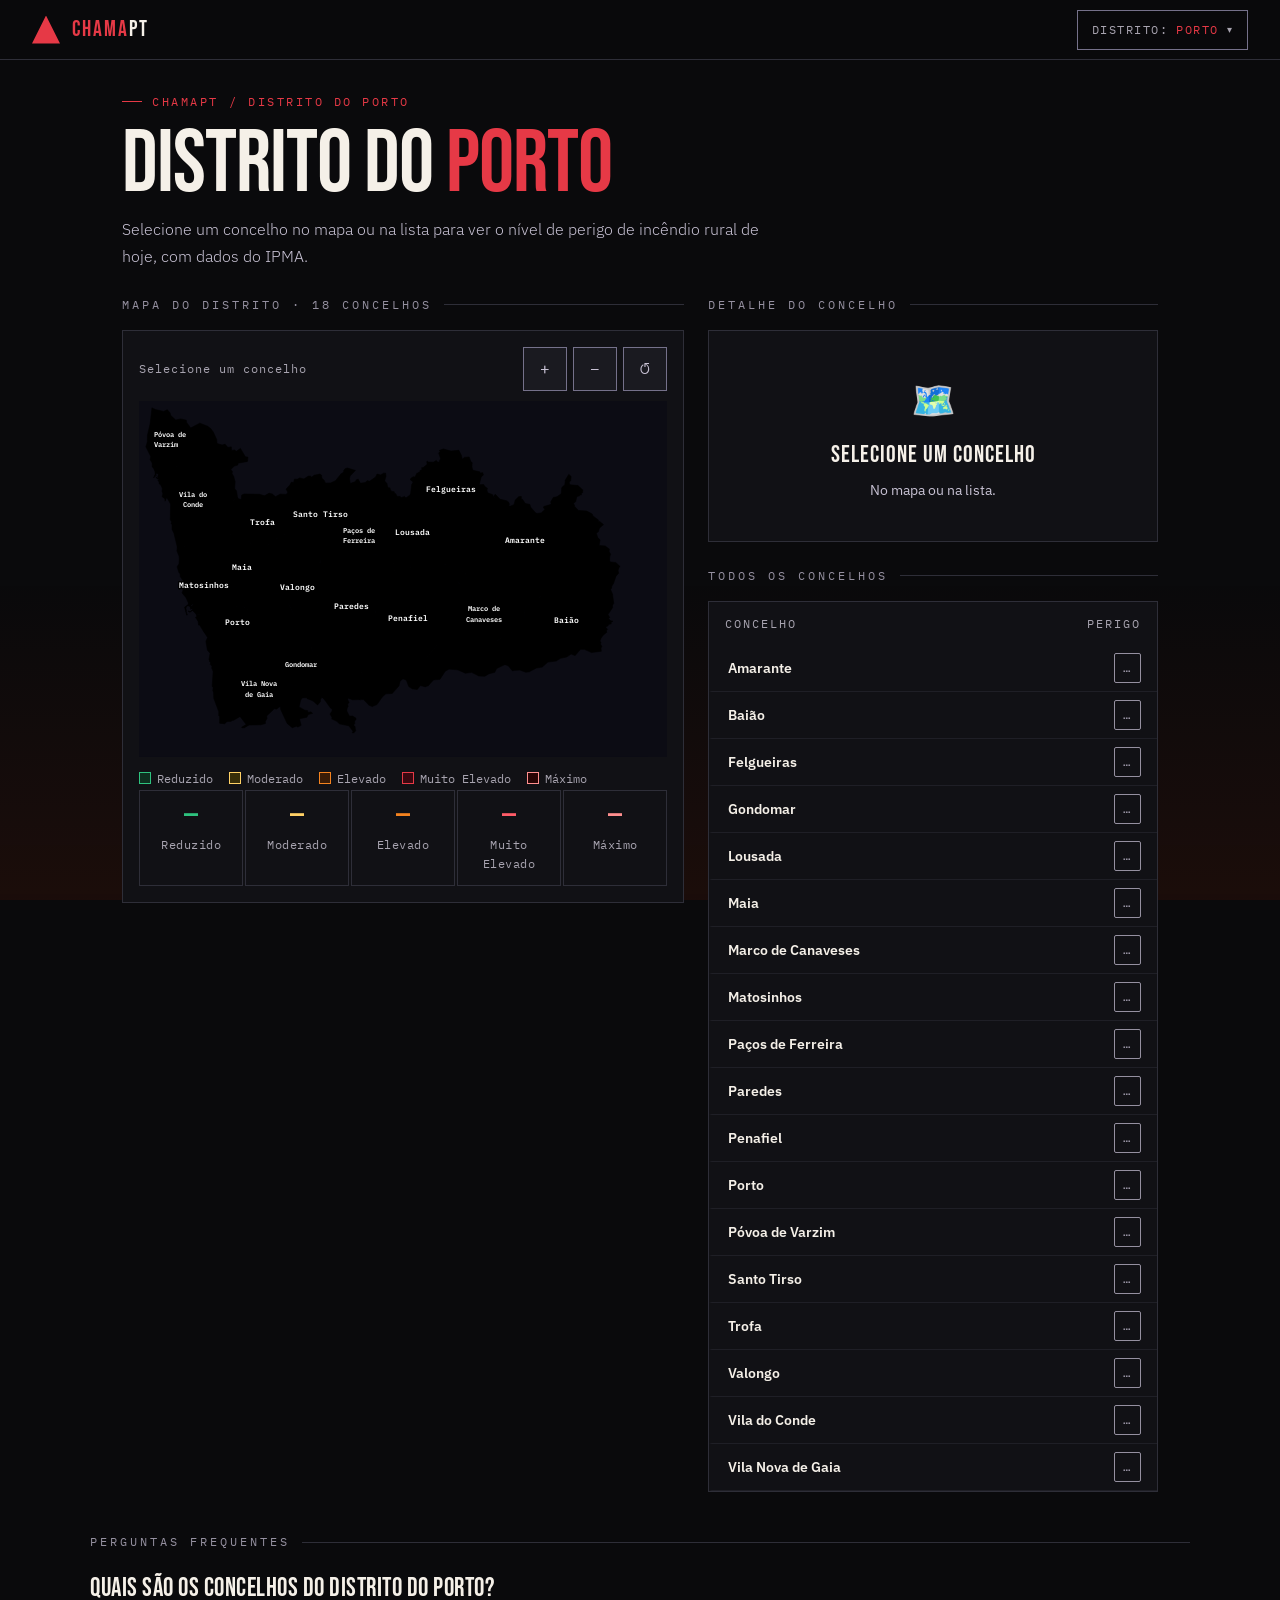
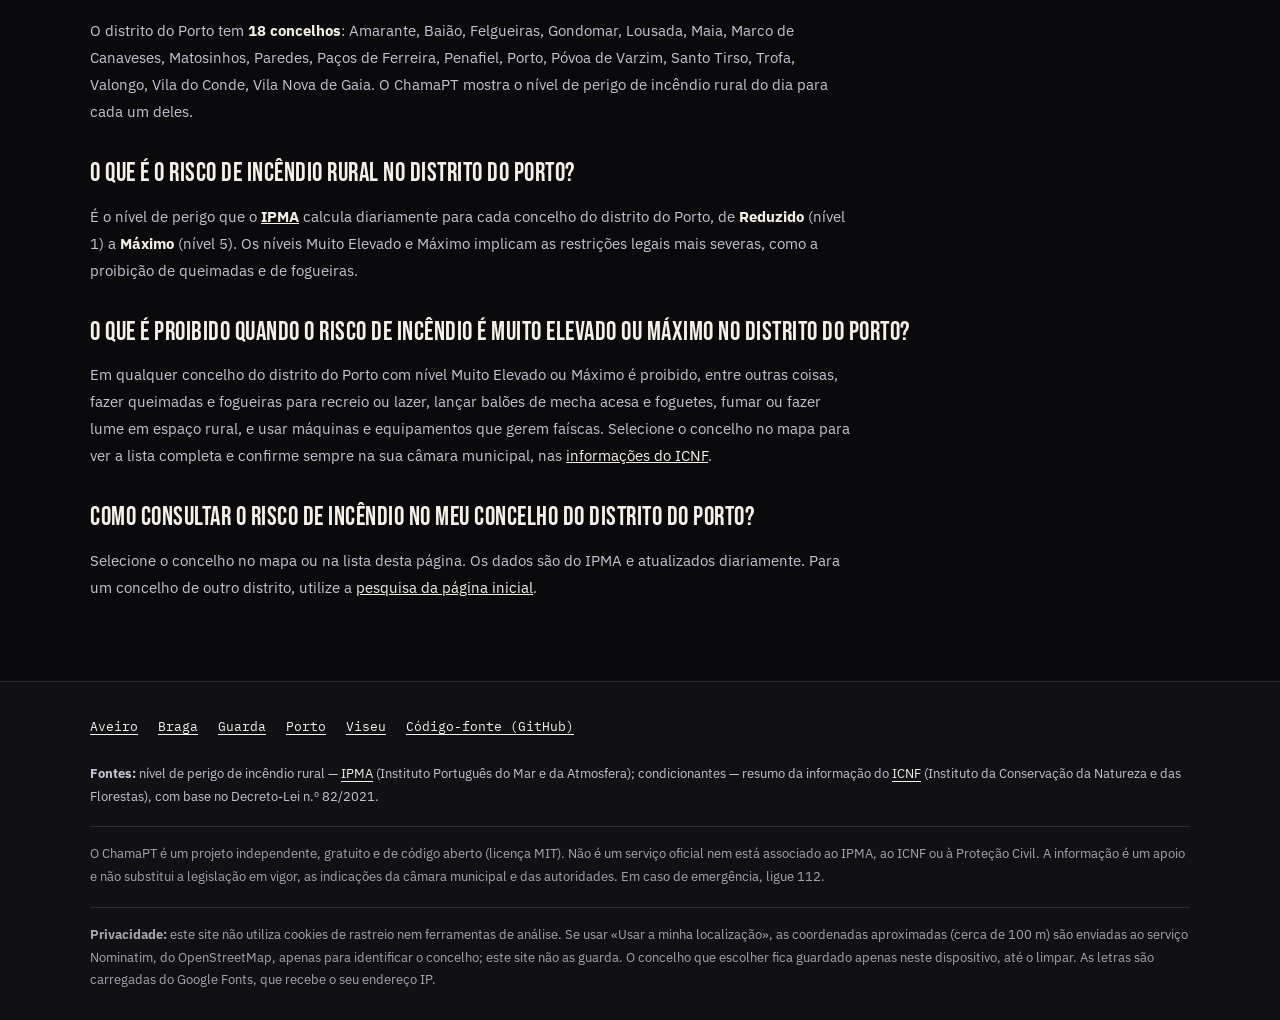
<file: porto/index.html>
<!DOCTYPE html>
<html lang="pt-PT">
<head>
<meta charset="utf-8">
<meta name="viewport" content="width=device-width, initial-scale=1">
<title>Risco de Incêndio no Distrito do Porto Hoje | ChamaPT</title>
<meta name="description" content="Veja o risco de incêndio rural hoje nos 18 concelhos do distrito do Porto: mapa por concelho, nível de perigo do IPMA e condicionantes em vigor.">
<meta name="robots" content="index, follow, max-snippet:-1, max-image-preview:large, max-video-preview:-1">
<meta name="author" content="ChamaPT">
<meta name="theme-color" content="#0a0a0c">
<link rel="canonical" href="https://chama-pt.github.io/porto/">
<meta property="og:type" content="website">
<meta property="og:url" content="https://chama-pt.github.io/porto/">
<meta property="og:title" content="Risco de Incêndio no Distrito do Porto Hoje | ChamaPT">
<meta property="og:description" content="Veja o risco de incêndio rural hoje nos 18 concelhos do distrito do Porto: mapa por concelho, nível de perigo do IPMA e condicionantes em vigor.">
<meta property="og:image" content="https://chama-pt.github.io/assets/img/og-chamapt.png">
<meta property="og:image:type" content="image/png">
<meta property="og:image:width" content="1200">
<meta property="og:image:height" content="630">
<meta property="og:image:alt" content="ChamaPT — risco de incêndio rural em Portugal">
<meta property="og:locale" content="pt_PT">
<meta property="og:site_name" content="ChamaPT">
<meta name="twitter:card" content="summary_large_image">
<meta name="twitter:site" content="@ChamaPT">
<meta name="twitter:title" content="Risco de Incêndio no Distrito do Porto Hoje | ChamaPT">
<meta name="twitter:description" content="Veja o risco de incêndio rural hoje nos 18 concelhos do distrito do Porto: mapa por concelho, nível de perigo do IPMA e condicionantes em vigor.">
<meta name="twitter:image" content="https://chama-pt.github.io/assets/img/og-chamapt.png">
<meta name="twitter:image:alt" content="ChamaPT — risco de incêndio rural em Portugal">
<link rel="icon" href="/favicon.svg" type="image/svg+xml">
<link rel="icon" href="/assets/img/favicon-32.png" type="image/png" sizes="32x32">
<link rel="icon" href="/favicon.ico" sizes="any">
<link rel="apple-touch-icon" href="/assets/img/apple-touch-icon.png">
<link rel="preconnect" href="https://fonts.googleapis.com">
<link rel="preconnect" href="https://fonts.gstatic.com" crossorigin>
<link rel="preconnect" href="https://api.ipma.pt" crossorigin>
<link rel="stylesheet" href="https://fonts.googleapis.com/css2?family=Bebas+Neue&family=IBM+Plex+Mono:wght@400;600&family=IBM+Plex+Sans:wght@300;400;600&display=swap" media="print" onload="this.media='all'">
<noscript><link rel="stylesheet" href="https://fonts.googleapis.com/css2?family=Bebas+Neue&family=IBM+Plex+Mono:wght@400;600&family=IBM+Plex+Sans:wght@300;400;600&display=swap"></noscript>
<link rel="stylesheet" href="/assets/css/chama.css">
<script type="application/ld+json">
{
  "@context": "https://schema.org",
  "@graph": [
    {
      "@type": "Organization",
      "@id": "https://chama-pt.github.io/#organization",
      "name": "ChamaPT",
      "url": "https://chama-pt.github.io/",
      "logo": {
        "@type": "ImageObject",
        "url": "https://chama-pt.github.io/assets/img/icon-512.png",
        "width": 512,
        "height": 512
      },
      "sameAs": [
        "https://github.com/Chama-PT/Chama-PT.github.io"
      ]
    },
    {
      "@type": "WebSite",
      "@id": "https://chama-pt.github.io/#website",
      "url": "https://chama-pt.github.io/",
      "name": "ChamaPT",
      "inLanguage": "pt-PT",
      "publisher": {
        "@id": "https://chama-pt.github.io/#organization"
      }
    },
    {
      "@type": "WebPage",
      "@id": "https://chama-pt.github.io/porto/#webpage",
      "url": "https://chama-pt.github.io/porto/",
      "name": "Risco de Incêndio no Distrito do Porto Hoje | ChamaPT",
      "description": "Veja o risco de incêndio rural hoje nos 18 concelhos do distrito do Porto: mapa por concelho, nível de perigo do IPMA e condicionantes em vigor.",
      "inLanguage": "pt-PT",
      "isPartOf": {
        "@id": "https://chama-pt.github.io/#website"
      },
      "breadcrumb": {
        "@type": "BreadcrumbList",
        "itemListElement": [
          {
            "@type": "ListItem",
            "position": 1,
            "name": "ChamaPT",
            "item": "https://chama-pt.github.io/"
          },
          {
            "@type": "ListItem",
            "position": 2,
            "name": "Distrito do Porto",
            "item": "https://chama-pt.github.io/porto/"
          }
        ]
      }
    },
    {
      "@type": "FAQPage",
      "@id": "https://chama-pt.github.io/porto/#faq",
      "inLanguage": "pt-PT",
      "mainEntity": [
        {
          "@type": "Question",
          "name": "Quais são os concelhos do distrito do Porto?",
          "acceptedAnswer": {
            "@type": "Answer",
            "text": "O distrito do Porto tem 18 concelhos: Amarante, Baião, Felgueiras, Gondomar, Lousada, Maia, Marco de Canaveses, Matosinhos, Paredes, Paços de Ferreira, Penafiel, Porto, Póvoa de Varzim, Santo Tirso, Trofa, Valongo, Vila do Conde, Vila Nova de Gaia. O ChamaPT mostra o nível de perigo de incêndio rural do dia para cada um deles."
          }
        },
        {
          "@type": "Question",
          "name": "O que é o risco de incêndio rural no distrito do Porto?",
          "acceptedAnswer": {
            "@type": "Answer",
            "text": "É o nível de perigo que o IPMA calcula diariamente para cada concelho do distrito do Porto, de Reduzido (nível 1) a Máximo (nível 5). Os níveis Muito Elevado e Máximo implicam as restrições legais mais severas, como a proibição de queimadas e de fogueiras."
          }
        },
        {
          "@type": "Question",
          "name": "O que é proibido quando o risco de incêndio é Muito Elevado ou Máximo no distrito do Porto?",
          "acceptedAnswer": {
            "@type": "Answer",
            "text": "Em qualquer concelho do distrito do Porto com nível Muito Elevado ou Máximo é proibido, entre outras coisas, fazer queimadas e fogueiras para recreio ou lazer, lançar balões de mecha acesa e foguetes, fumar ou fazer lume em espaço rural, e usar máquinas e equipamentos que gerem faíscas. Selecione o concelho no mapa para ver a lista completa e confirme sempre na sua câmara municipal, nas informações do ICNF."
          }
        },
        {
          "@type": "Question",
          "name": "Como consultar o risco de incêndio no meu concelho do distrito do Porto?",
          "acceptedAnswer": {
            "@type": "Answer",
            "text": "Selecione o concelho no mapa ou na lista desta página. Os dados são do IPMA e atualizados diariamente. Para um concelho de outro distrito, utilize a pesquisa da página inicial."
          }
        }
      ]
    }
  ]
}
</script>
</head>
<body data-distrito="porto" data-prefixo="13" data-nome="Porto">
<a class="skip-link" href="#conteudo">Saltar para o conteúdo</a>
<header class="site-header">
  <a class="logo" href="/" aria-label="ChamaPT — página inicial">
    <span class="logo-tri" aria-hidden="true"></span>
    <span class="logo-text"><span>Chama</span>PT</span>
  </a>
  <div class="dd">
    <button class="dd-trigger" id="dd-trigger" type="button" aria-expanded="false" aria-controls="dd-menu">
      <span class="dd-label">Distrito:</span><span class="dd-current" id="dd-current">Escolher</span><span class="dd-arrow" aria-hidden="true">▾</span>
    </button>
    <ul class="dd-menu" id="dd-menu" hidden></ul>
  </div>
</header>

<main id="conteudo">
<div class="wrap">
  <noscript><div class="notice notice--warn" style="margin-top:24px">Este site precisa de JavaScript para mostrar os dados do IPMA. Ative o JavaScript no navegador ou consulte diretamente <a href="https://www.ipma.pt/pt/riscoincendio/rcm.pt/">ipma.pt</a>.</div></noscript>
  <div class="notice notice--error" id="aviso-erro" role="alert" hidden style="margin-top:24px"></div>
  <div class="notice notice--warn" id="aviso-data" role="status" hidden style="margin-top:24px"></div>
  <div class="page-header">
    <nav aria-label="Localização" class="hero-tag"><a href="/" style="text-decoration:none">ChamaPT</a> <span aria-hidden="true">/</span> <span>Distrito do Porto</span></nav>
    <h1>Distrito do <span class="fire">Porto</span></h1>
    <p class="page-sub">Selecione um concelho no mapa ou na lista para ver o nível de perigo de incêndio rural de hoje, com dados do IPMA.</p>
  </div>
  <p class="sr-only" id="estado-sr" role="status" aria-live="polite"></p>

  <div class="main-wrap">
    <section class="map-col" aria-labelledby="mapa-t">
      <h2 class="section-label" id="mapa-t">Mapa do distrito · 18 concelhos</h2>
      <div class="map-card">
        <div class="map-tools">
          <span class="map-hint">Selecione um concelho</span>
          <div class="map-zoom-controls">
            <button class="map-zoom-btn" id="zoom-in" type="button" aria-label="Aumentar o mapa">+</button>
            <button class="map-zoom-btn" id="zoom-out" type="button" aria-label="Reduzir o mapa">−</button>
            <button class="map-zoom-btn" id="zoom-reset" type="button" aria-label="Repor o mapa">↺</button>
          </div>
        </div>
        <div class="map-zoom-wrap">
<svg id="porto-svg" viewBox="0 0 460 310" xmlns="http://www.w3.org/2000/svg" role="group" aria-label="Mapa do distrito do Porto. Selecione um concelho.">
<rect width="460" height="310" fill="#0c0c14"/>
<path id="c-1301" class="c-path" d="M 352.63,168.16 L 349.23,169.91 L 346.87,173.53 L 343.88,176.01 L 342.84,170.15 L 334.54,163.34 L 329.97,155.8 L 326.16,154.05 L 309.48,154.11 L 308.16,155.31 L 306.13,155.13 L 305.67,155.73 L 306.53,158.27 L 305.4,160.86 L 303.77,157.18 L 301.28,158.15 L 299.33,156.28 L 299.15,155.31 L 301.0,152.3 L 298.92,154.29 L 295.61,155.37 L 294.93,154.05 L 293.57,154.77 L 291.31,152.78 L 288.68,154.65 L 288.99,156.34 L 287.59,155.07 L 289.49,152.12 L 289.76,150.31 L 293.21,148.56 L 295.29,143.73 L 296.34,143.25 L 298.1,140.17 L 301.32,139.99 L 302.68,138.3 L 300.19,136.43 L 300.46,134.02 L 297.06,135.71 L 295.25,135.16 L 293.48,138.42 L 289.08,141.92 L 286.55,145.84 L 283.65,147.71 L 283.96,149.16 L 282.74,149.58 L 281.29,148.31 L 275.26,146.5 L 276.67,144.88 L 274.85,143.85 L 271.09,144.88 L 268.87,141.98 L 264.84,142.28 L 264.56,139.14 L 266.83,134.56 L 266.83,130.58 L 268.01,129.37 L 267.56,123.46 L 270.68,118.69 L 273.9,117.0 L 274.63,115.74 L 274.58,113.08 L 275.58,112.72 L 278.75,107.83 L 281.24,107.77 L 284.82,102.53 L 288.36,100.59 L 294.52,102.16 L 296.06,101.32 L 296.06,99.63 L 296.79,98.91 L 302.23,100.47 L 307.35,98.06 L 307.85,94.32 L 310.3,92.27 L 309.66,91.36 L 312.29,92.09 L 312.92,90.16 L 311.79,89.55 L 311.29,87.26 L 312.11,86.78 L 311.84,86.0 L 308.8,82.86 L 310.25,81.29 L 314.46,85.57 L 320.72,87.02 L 320.18,88.05 L 321.54,87.81 L 322.58,89.8 L 321.9,91.12 L 323.39,91.61 L 326.61,90.28 L 327.65,86.3 L 330.87,83.16 L 332.96,83.16 L 332.87,85.87 L 333.91,85.63 L 336.45,89.31 L 340.39,90.1 L 341.02,92.45 L 345.28,97.22 L 346.42,97.94 L 350.22,97.52 L 353.53,94.5 L 352.31,92.75 L 352.49,91.91 L 358.38,90.22 L 358.97,89.43 L 358.56,87.93 L 360.78,84.06 L 363.96,83.46 L 367.72,80.81 L 368.22,75.38 L 370.89,72.84 L 371.3,68.86 L 374.29,63.92 L 376.28,65.66 L 375.92,69.53 L 374.61,70.73 L 375.02,72.9 L 382.27,73.69 L 386.48,77.49 L 386.26,79.78 L 385.17,80.45 L 385.26,81.77 L 383.99,81.53 L 383.72,82.62 L 381.27,83.22 L 380.32,87.44 L 378.23,89.55 L 379.37,90.58 L 378.96,91.42 L 382.63,95.29 L 389.88,95.89 L 394.69,98.42 L 395.09,99.87 L 399.94,103.55 L 400.03,104.94 L 401.21,104.94 L 404.48,107.65 L 400.94,110.73 L 399.99,113.87 L 398.22,115.13 L 399.49,118.93 L 401.53,121.05 L 400.58,125.81 L 405.88,126.23 L 409.55,128.89 L 409.37,131.24 L 410.64,133.35 L 409.82,136.13 L 409.82,141.62 L 406.38,146.2 L 400.94,149.28 L 398.36,151.99 L 398.08,155.37 L 394.37,158.69 L 392.37,162.97 L 390.88,163.76 L 387.98,171.18 L 382.27,172.75 L 379.37,171.24 L 378.1,172.51 L 376.28,171.48 L 373.2,167.2 L 370.71,165.99 L 374.38,161.77 L 368.81,157.42 L 367.63,159.78 L 364.59,162.31 L 363.01,165.39 L 361.92,166.05 L 360.38,164.18 L 352.63,168.16 Z"><title>Amarante</title></path>
<path id="c-1302" class="c-path" d="M 327.11,234.58 L 325.12,234.95 L 321.67,230.66 L 318.68,229.52 L 318.63,227.16 L 316.46,224.63 L 316.78,223.3 L 315.69,221.31 L 315.37,218.11 L 314.33,217.87 L 314.96,217.03 L 314.33,215.04 L 310.66,212.87 L 310.25,211.84 L 311.47,208.64 L 312.29,208.94 L 317.68,204.78 L 319.04,204.9 L 325.07,201.4 L 329.56,197.12 L 329.6,196.15 L 332.5,195.25 L 334.45,192.84 L 334.41,191.45 L 336.13,189.46 L 335.95,181.13 L 337.81,177.81 L 344.88,175.46 L 350.63,168.89 L 360.38,164.18 L 361.92,166.05 L 363.01,165.39 L 364.59,162.31 L 367.63,159.78 L 368.81,157.42 L 374.38,161.77 L 370.71,165.99 L 373.2,167.2 L 376.28,171.48 L 378.1,172.51 L 379.37,171.24 L 382.27,172.75 L 387.98,171.18 L 390.88,163.76 L 392.37,162.97 L 394.37,158.69 L 398.08,155.37 L 398.36,151.99 L 400.94,149.28 L 406.38,146.2 L 409.82,141.68 L 409.78,140.05 L 415.35,140.77 L 418.93,144.15 L 417.94,144.94 L 417.17,147.65 L 417.66,149.94 L 415.35,152.54 L 413.22,158.87 L 411.64,161.35 L 411.5,163.16 L 410.59,164.06 L 412.32,168.1 L 413.4,176.19 L 412.36,177.81 L 412.32,179.99 L 408.42,186.02 L 409.96,188.61 L 408.69,189.34 L 410.82,191.39 L 412.68,191.81 L 411.09,192.66 L 411.18,194.04 L 408.83,194.59 L 408.46,195.73 L 406.24,196.88 L 407.87,198.81 L 406.92,200.32 L 407.38,201.4 L 403.93,204.18 L 402.3,206.71 L 401.39,209.13 L 402.3,210.03 L 401.89,211.78 L 402.98,213.59 L 402.3,215.34 L 402.53,217.93 L 394.01,219.02 L 387.89,216.3 L 384.53,216.24 L 379.77,221.73 L 376.42,220.41 L 372.34,222.94 L 366.99,224.09 L 363.19,226.5 L 356.12,227.34 L 351.09,231.75 L 346.05,232.53 L 339.8,235.85 L 336.94,236.21 L 331.69,234.28 L 327.11,234.58 Z"><title>Baião</title></path>
<path id="c-1303" class="c-path" d="M 275.85,112.3 L 269.32,112.42 L 268.28,107.53 L 267.01,106.57 L 266.88,102.46 L 263.25,103.37 L 263.39,105.3 L 262.16,107.11 L 259.44,107.59 L 252.69,103.61 L 250.47,99.87 L 249.88,100.53 L 246.71,100.29 L 247.3,102.22 L 243.31,103.01 L 242.13,101.62 L 237.01,100.66 L 235.69,96.85 L 235.92,95.23 L 238.64,94.02 L 241.77,90.94 L 240.63,86.96 L 236.42,81.65 L 237.55,72.54 L 238.59,71.28 L 238.37,70.13 L 236.46,68.74 L 236.69,67.41 L 238.69,66.03 L 240.36,66.27 L 242.13,62.65 L 242.81,63.19 L 243.22,62.23 L 244.8,61.92 L 244.62,60.72 L 246.57,59.69 L 246.21,58.06 L 247.34,58.12 L 251.06,55.17 L 250.61,52.75 L 251.1,52.45 L 251.87,53.18 L 256.27,53.3 L 258.99,51.85 L 260.03,53.42 L 261.85,52.88 L 261.62,51.97 L 262.71,50.34 L 261.03,45.39 L 262.57,43.64 L 261.39,43.16 L 264.97,41.77 L 271.68,43.64 L 278.52,42.92 L 280.79,47.45 L 281.47,50.7 L 283.37,49.13 L 287.45,48.77 L 289.17,53.18 L 290.13,53.72 L 289.9,57.22 L 290.63,60.3 L 296.65,61.68 L 297.06,62.77 L 299.33,62.41 L 299.87,64.52 L 297.92,66.09 L 296.25,72.9 L 300.14,72.78 L 301.37,74.77 L 303.36,75.92 L 303.0,77.73 L 303.63,79.96 L 307.98,81.65 L 307.98,82.86 L 311.84,86.0 L 312.11,86.78 L 311.29,87.26 L 311.79,89.55 L 312.92,90.04 L 312.29,92.09 L 309.66,91.36 L 310.3,92.27 L 307.85,94.32 L 307.35,98.06 L 302.23,100.47 L 296.79,98.91 L 296.06,99.63 L 296.06,101.32 L 294.52,102.16 L 288.36,100.59 L 284.82,102.53 L 281.02,107.95 L 278.75,107.83 L 275.85,112.3 Z"><title>Felgueiras</title></path>
<path id="c-1304" class="c-path" d="M 187.29,288.82 L 185.66,289.0 L 186.38,287.55 L 182.76,282.79 L 174.42,281.16 L 172.7,279.17 L 167.71,276.69 L 168.35,276.09 L 166.35,272.59 L 168.07,270.24 L 168.44,268.19 L 166.8,267.4 L 161.82,260.46 L 155.02,253.35 L 150.85,245.87 L 147.09,244.48 L 139.16,247.19 L 134.17,247.86 L 129.73,246.47 L 127.42,243.21 L 123.57,230.06 L 119.49,226.14 L 114.37,217.21 L 112.55,216.0 L 106.34,215.16 L 104.8,214.13 L 101.68,205.81 L 103.31,204.18 L 102.67,203.33 L 104.21,202.91 L 104.76,201.34 L 107.11,201.95 L 107.75,200.02 L 111.1,197.96 L 111.15,195.37 L 112.15,194.83 L 111.28,193.92 L 109.38,196.09 L 106.07,192.9 L 105.66,189.58 L 103.94,188.86 L 104.12,187.71 L 105.57,186.74 L 105.21,185.36 L 106.07,184.21 L 105.26,183.3 L 101.45,181.07 L 98.23,181.01 L 99.77,174.32 L 101.45,171.48 L 108.16,172.14 L 110.83,171.06 L 111.74,171.84 L 114.05,169.07 L 115.41,169.49 L 117.45,167.92 L 123.61,167.62 L 128.01,173.05 L 135.67,187.95 L 137.93,194.1 L 138.52,202.37 L 143.96,201.28 L 149.13,205.32 L 147.77,208.16 L 150.81,217.69 L 152.48,220.41 L 155.29,220.53 L 156.24,224.15 L 159.05,229.76 L 164.36,237.84 L 170.34,235.25 L 172.15,232.83 L 175.51,231.33 L 178.23,232.96 L 180.54,235.91 L 182.62,235.67 L 184.62,237.78 L 188.47,239.41 L 190.78,242.0 L 193.73,247.49 L 193.68,250.63 L 190.24,258.05 L 192.55,260.04 L 186.02,260.16 L 181.9,258.65 L 181.72,260.22 L 182.98,262.46 L 181.72,263.78 L 182.12,266.32 L 181.31,267.16 L 180.9,269.88 L 183.26,274.46 L 185.93,274.4 L 188.83,276.09 L 188.92,277.66 L 187.65,278.68 L 187.92,280.86 L 186.84,282.18 L 188.11,283.69 L 188.6,287.25 L 187.29,288.82 Z"><title>Gondomar</title></path>
<path id="c-1305" class="c-path" d="M 236.83,141.01 L 235.92,141.86 L 236.51,146.63 L 230.35,150.67 L 227.26,150.91 L 222.91,149.1 L 221.96,144.69 L 223.09,143.43 L 222.51,141.74 L 220.92,140.89 L 221.69,139.57 L 217.38,138.66 L 211.45,135.52 L 211.31,132.15 L 212.44,129.31 L 210.54,127.38 L 210.95,123.64 L 212.49,119.9 L 212.4,117.19 L 216.16,112.48 L 211.13,110.19 L 216.98,103.85 L 218.79,99.09 L 217.57,98.66 L 216.39,99.51 L 215.21,98.66 L 215.34,97.76 L 214.44,97.7 L 214.53,94.32 L 208.64,88.17 L 217.38,81.71 L 219.2,78.33 L 222.28,79.06 L 222.46,80.63 L 223.55,80.69 L 224.82,83.16 L 227.45,83.1 L 228.22,84.19 L 231.21,83.16 L 232.39,84.49 L 236.42,81.65 L 240.63,86.96 L 241.77,90.94 L 238.64,94.02 L 235.92,95.29 L 236.15,99.15 L 237.05,100.72 L 242.13,101.62 L 243.58,103.01 L 247.3,102.22 L 246.71,100.29 L 249.88,100.53 L 250.47,99.87 L 252.69,103.61 L 259.44,107.59 L 262.16,107.11 L 263.39,105.3 L 263.25,103.37 L 266.88,102.46 L 267.01,106.57 L 268.28,107.53 L 269.32,112.42 L 275.17,112.6 L 274.26,114.05 L 274.67,115.31 L 273.9,117.0 L 270.68,118.69 L 267.56,123.46 L 268.01,129.37 L 266.83,130.58 L 266.83,134.56 L 264.56,139.14 L 264.79,142.22 L 261.07,142.7 L 258.99,144.82 L 253.05,146.81 L 244.21,145.36 L 241.18,144.21 L 240.68,143.25 L 238.82,143.43 L 236.83,141.01 Z"><title>Lousada</title></path>
<path id="c-1306" class="c-path" d="M 101.68,171.6 L 99.95,173.89 L 98.23,181.01 L 95.87,181.86 L 92.48,180.53 L 92.11,177.63 L 92.75,175.34 L 91.84,170.7 L 90.57,170.03 L 89.53,167.38 L 88.17,167.14 L 87.26,165.51 L 85.9,165.27 L 83.95,166.41 L 85.0,164.84 L 84.27,157.3 L 82.46,154.71 L 80.87,155.37 L 81.42,156.1 L 80.28,157.6 L 79.83,156.22 L 80.51,154.17 L 78.11,153.38 L 76.25,154.71 L 74.17,154.11 L 73.8,153.38 L 74.53,151.93 L 71.81,150.79 L 72.17,148.44 L 69.95,147.53 L 68.36,149.88 L 69.09,152.3 L 68.32,154.17 L 62.83,153.62 L 60.75,155.92 L 59.84,154.65 L 59.3,150.37 L 59.89,149.82 L 59.07,148.98 L 49.28,147.53 L 48.42,146.63 L 48.29,142.34 L 52.23,139.63 L 52.23,137.64 L 50.73,135.77 L 53.14,132.63 L 61.29,132.09 L 64.56,135.77 L 66.87,134.2 L 67.73,133.17 L 66.23,131.0 L 66.78,124.85 L 69.86,122.92 L 77.02,120.87 L 79.42,118.15 L 80.15,115.98 L 79.97,113.44 L 80.78,112.06 L 86.81,114.41 L 89.71,121.11 L 94.74,118.33 L 94.7,121.47 L 99.18,126.6 L 101.99,133.71 L 105.66,134.44 L 106.43,132.57 L 108.16,133.78 L 108.97,130.34 L 108.47,128.83 L 110.24,126.17 L 115.86,124.18 L 117.95,125.15 L 118.4,124.91 L 117.54,123.22 L 122.12,118.09 L 125.92,116.4 L 128.37,117.12 L 129.05,117.85 L 128.91,124.85 L 127.06,128.35 L 123.11,131.3 L 120.3,140.89 L 116.04,149.16 L 116.27,150.18 L 113.87,150.91 L 111.96,149.28 L 107.52,148.01 L 105.26,145.42 L 103.94,145.24 L 106.66,148.68 L 106.12,150.49 L 106.48,153.26 L 108.47,156.34 L 107.61,156.7 L 109.2,157.6 L 108.97,161.04 L 107.48,162.55 L 107.52,164.9 L 109.92,166.11 L 111.06,170.58 L 109.74,172.02 L 101.68,171.6 Z"><title>Maia</title></path>
<path id="c-1307" class="c-path" d="M 237.96,250.69 L 234.97,248.7 L 232.75,242.97 L 229.85,241.94 L 231.03,238.26 L 235.11,233.44 L 245.44,231.45 L 248.34,229.4 L 250.2,223.97 L 259.85,212.32 L 259.85,211.3 L 257.86,210.21 L 258.54,203.7 L 264.93,201.28 L 267.24,198.75 L 270.23,198.63 L 274.4,193.56 L 275.85,190.24 L 272.99,186.5 L 270.46,189.04 L 267.92,188.49 L 267.01,187.59 L 267.96,183.67 L 267.56,183.0 L 259.85,179.99 L 256.45,176.91 L 256.63,175.52 L 255.41,172.99 L 257.22,169.73 L 258.13,167.14 L 257.72,166.35 L 260.12,164.9 L 263.88,160.5 L 268.87,158.45 L 275.62,158.75 L 275.44,157.42 L 276.39,156.82 L 278.89,159.29 L 281.06,160.08 L 282.56,159.9 L 285.1,157.85 L 285.96,156.76 L 284.91,155.19 L 286.05,153.99 L 284.37,153.14 L 284.42,150.06 L 283.65,147.71 L 286.41,145.9 L 289.08,141.92 L 293.48,138.42 L 295.25,135.16 L 297.06,135.71 L 300.46,134.02 L 300.19,136.43 L 302.68,138.3 L 301.32,139.99 L 298.1,140.17 L 296.34,143.25 L 295.29,143.73 L 293.21,148.56 L 289.76,150.31 L 289.49,152.12 L 287.59,155.07 L 288.81,156.22 L 289.36,156.04 L 288.99,154.23 L 291.31,152.78 L 293.57,154.77 L 294.93,154.05 L 295.61,155.37 L 298.92,154.29 L 301.0,152.3 L 299.15,155.31 L 299.33,156.28 L 301.28,158.15 L 303.77,157.18 L 305.4,160.86 L 306.53,158.27 L 305.67,155.73 L 306.13,155.13 L 308.16,155.31 L 309.48,154.11 L 326.16,154.05 L 329.97,155.8 L 334.54,163.34 L 343.06,170.45 L 343.88,176.01 L 337.99,177.69 L 336.76,179.02 L 335.77,182.28 L 336.08,189.76 L 334.41,191.45 L 334.54,192.72 L 332.5,195.25 L 329.6,196.15 L 329.56,197.12 L 325.07,201.4 L 319.04,204.9 L 317.68,204.78 L 311.11,209.13 L 310.57,212.75 L 314.24,214.86 L 314.96,217.03 L 314.33,217.87 L 315.37,218.05 L 315.69,221.31 L 316.78,223.3 L 316.5,224.75 L 317.27,224.87 L 318.77,227.77 L 318.68,229.52 L 311.38,232.96 L 309.8,236.27 L 304.9,237.42 L 301.19,239.71 L 296.02,239.47 L 289.67,236.33 L 284.28,237.06 L 277.48,234.1 L 269.91,233.5 L 266.65,235.25 L 262.12,242.37 L 256.5,242.85 L 251.92,247.98 L 249.11,248.82 L 245.03,247.8 L 242.31,251.17 L 237.96,250.69 Z"><title>Marco de Canaveses</title></path>
<path id="c-1308" class="c-path" d="M 85.5,165.99 L 86.36,165.15 L 87.35,165.57 L 88.17,167.14 L 89.53,167.38 L 90.57,170.03 L 91.84,170.7 L 92.75,175.46 L 92.07,179.38 L 88.8,178.12 L 85.45,178.42 L 82.96,179.32 L 80.78,181.43 L 75.98,182.16 L 71.36,179.08 L 64.47,183.24 L 62.65,183.49 L 60.43,182.22 L 56.53,186.44 L 54.77,186.8 L 52.5,185.54 L 49.69,185.6 L 46.65,182.4 L 44.43,183.67 L 43.8,183.73 L 42.76,182.94 L 44.43,183.61 L 46.93,181.43 L 46.29,180.41 L 45.11,181.25 L 45.02,181.07 L 46.16,180.35 L 44.89,180.59 L 45.66,179.62 L 44.8,180.29 L 44.71,180.11 L 47.65,176.73 L 46.93,176.55 L 44.89,178.42 L 45.16,179.38 L 42.76,178.24 L 41.4,178.72 L 40.63,181.25 L 41.26,181.92 L 40.99,183.24 L 41.99,186.26 L 41.62,186.44 L 39.72,179.56 L 42.89,177.21 L 43.12,176.07 L 40.99,171.36 L 37.59,167.2 L 38.5,164.18 L 38.36,156.64 L 35.96,152.78 L 35.82,150.06 L 34.96,149.76 L 33.47,145.24 L 33.47,143.91 L 34.83,142.04 L 35.1,138.18 L 34.96,135.16 L 33.06,130.64 L 33.37,127.14 L 36.05,127.02 L 37.32,128.1 L 37.59,127.08 L 38.86,127.5 L 41.31,125.69 L 43.53,126.05 L 44.57,127.68 L 44.71,130.64 L 44.07,131.0 L 45.88,135.46 L 47.83,135.95 L 48.92,135.28 L 49.83,136.13 L 50.73,135.46 L 52.23,137.64 L 52.23,139.63 L 48.33,142.28 L 48.42,146.63 L 49.28,147.53 L 59.07,148.98 L 59.89,149.82 L 59.3,150.37 L 59.84,154.65 L 60.75,155.92 L 62.83,153.62 L 68.32,154.17 L 69.09,152.3 L 68.36,149.88 L 69.95,147.53 L 72.17,148.44 L 71.81,150.79 L 74.53,151.93 L 73.8,153.38 L 74.17,154.11 L 76.25,154.71 L 78.11,153.38 L 80.51,154.17 L 79.83,156.22 L 80.28,157.6 L 81.42,156.1 L 80.87,155.37 L 82.46,154.71 L 84.27,157.3 L 85.0,164.84 L 83.95,166.41 L 85.5,165.99 Z"><title>Matosinhos</title></path>
<path id="c-1309" class="c-path" d="M 193.68,134.8 L 192.28,137.46 L 188.24,141.14 L 185.16,141.68 L 182.12,143.79 L 177.45,143.97 L 177.68,142.22 L 179.63,139.99 L 176.46,138.06 L 175.55,135.1 L 174.33,135.95 L 172.97,135.34 L 170.7,137.46 L 166.85,137.64 L 164.04,140.47 L 163.13,142.76 L 157.69,143.49 L 159.01,133.53 L 158.51,132.21 L 165.99,122.55 L 168.03,117.19 L 167.76,110.49 L 174.83,106.57 L 178.32,105.6 L 182.49,102.71 L 185.02,96.37 L 183.35,93.23 L 181.4,91.67 L 183.44,90.58 L 184.16,89.68 L 183.66,89.13 L 188.47,86.84 L 192.32,87.68 L 194.45,89.74 L 203.15,88.95 L 205.33,87.62 L 208.5,88.05 L 214.53,94.32 L 214.44,97.7 L 215.34,97.76 L 215.21,98.66 L 216.39,99.51 L 217.57,98.66 L 218.79,99.09 L 216.98,103.85 L 211.13,110.19 L 216.16,112.48 L 212.4,117.19 L 212.49,119.9 L 210.95,123.64 L 210.54,127.38 L 212.44,129.31 L 211.31,132.15 L 211.67,137.7 L 210.77,138.3 L 208.64,134.38 L 206.55,133.65 L 201.97,133.59 L 197.76,135.16 L 193.68,134.8 Z"><title>Paços de Ferreira</title></path>
<path id="c-1310" class="c-path" d="M 163.63,236.64 L 159.05,229.76 L 156.24,224.15 L 155.29,220.53 L 151.98,219.86 L 147.77,208.16 L 150.62,202.67 L 156.97,193.08 L 157.69,193.08 L 157.88,191.81 L 162.27,189.28 L 161.41,186.92 L 162.14,185.3 L 160.91,182.04 L 159.37,181.31 L 157.97,176.67 L 154.84,176.43 L 155.7,175.22 L 155.2,174.07 L 158.06,174.01 L 160.19,171.36 L 160.1,169.67 L 157.6,167.68 L 158.24,164.12 L 161.37,159.23 L 161.95,155.73 L 162.91,154.17 L 163.04,150.97 L 161.46,149.4 L 162.0,147.11 L 158.92,146.32 L 158.51,144.88 L 160.01,143.55 L 161.86,144.21 L 164.04,140.47 L 166.85,137.64 L 170.7,137.46 L 172.97,135.34 L 174.33,135.95 L 175.51,135.1 L 176.46,138.06 L 179.63,139.99 L 177.68,142.22 L 177.45,143.97 L 182.12,143.79 L 185.16,141.68 L 188.24,141.14 L 192.28,137.46 L 193.82,134.62 L 197.76,135.16 L 201.97,133.59 L 208.64,134.38 L 210.77,138.3 L 211.67,137.7 L 211.45,135.52 L 217.38,138.66 L 221.69,139.57 L 220.92,140.89 L 222.51,141.74 L 223.09,143.43 L 221.96,144.69 L 223.05,149.28 L 228.35,151.03 L 228.22,151.87 L 224.86,157.12 L 220.24,160.38 L 219.6,163.22 L 218.25,164.0 L 218.25,165.63 L 216.57,167.5 L 217.52,169.07 L 212.49,172.51 L 210.77,172.69 L 209.54,171.06 L 205.42,174.68 L 205.1,176.97 L 203.52,178.18 L 203.61,179.87 L 205.51,181.25 L 205.24,182.4 L 206.42,185.78 L 204.78,186.38 L 204.51,188.25 L 202.38,186.98 L 198.17,188.61 L 194.22,195.07 L 192.46,194.16 L 190.33,196.46 L 189.65,198.45 L 190.83,198.87 L 190.55,200.68 L 194.41,205.63 L 189.47,208.52 L 184.66,213.77 L 187.02,220.59 L 190.05,224.99 L 194.27,233.62 L 192.96,235.49 L 195.09,238.69 L 194.41,240.62 L 195.63,244.12 L 195.36,249.06 L 188.47,239.41 L 184.62,237.78 L 182.62,235.67 L 180.54,235.91 L 178.23,232.96 L 175.51,231.33 L 172.38,232.65 L 170.34,235.25 L 167.17,236.94 L 164.63,237.96 L 163.63,236.64 Z"><title>Paredes</title></path>
<path id="c-1311" class="c-path" d="M 211.81,257.75 L 207.23,264.39 L 202.97,266.08 L 200.16,264.81 L 195.58,260.04 L 192.55,260.04 L 190.24,258.05 L 193.68,250.63 L 193.73,247.49 L 195.36,249.06 L 195.63,244.12 L 194.41,240.62 L 195.13,238.81 L 194.22,236.51 L 192.96,235.49 L 194.27,233.62 L 190.05,224.99 L 187.02,220.59 L 184.66,213.77 L 189.47,208.52 L 194.41,205.63 L 190.55,200.68 L 190.83,198.87 L 189.65,198.45 L 190.33,196.46 L 192.46,194.16 L 194.22,195.07 L 197.9,188.86 L 199.53,187.77 L 202.38,186.98 L 204.6,188.13 L 204.74,186.44 L 206.42,185.78 L 206.42,184.69 L 204.88,180.17 L 203.65,179.99 L 203.52,178.24 L 205.1,176.97 L 205.42,174.68 L 209.54,171.06 L 210.77,172.69 L 212.49,172.51 L 217.52,169.07 L 216.57,167.5 L 218.25,165.63 L 218.25,164.0 L 219.6,163.22 L 220.87,159.48 L 224.86,157.12 L 228.9,150.55 L 230.35,150.67 L 236.87,146.2 L 235.92,141.86 L 237.1,140.65 L 238.82,143.43 L 240.68,143.25 L 241.18,144.21 L 244.53,145.48 L 246.48,145.18 L 253.05,146.81 L 257.31,145.66 L 262.07,142.34 L 264.52,141.74 L 265.7,142.76 L 268.87,141.98 L 271.09,144.88 L 274.85,143.85 L 276.67,144.88 L 275.26,146.5 L 281.29,148.31 L 282.74,149.58 L 283.96,149.16 L 284.42,153.2 L 286.05,153.99 L 284.91,155.19 L 285.96,156.76 L 285.1,157.85 L 282.42,159.96 L 280.61,160.08 L 276.39,156.82 L 275.44,157.42 L 275.62,158.75 L 268.87,158.45 L 263.88,160.5 L 260.12,164.9 L 258.08,165.87 L 257.22,169.73 L 255.59,172.08 L 257.0,177.51 L 259.85,179.99 L 267.56,183.0 L 267.47,188.13 L 269.64,189.28 L 272.59,186.5 L 274.35,187.53 L 275.85,190.24 L 274.4,193.56 L 270.23,198.63 L 267.24,198.75 L 264.93,201.28 L 258.54,203.7 L 257.86,210.21 L 259.85,211.3 L 259.85,212.32 L 250.2,223.97 L 248.34,229.4 L 245.44,231.45 L 234.47,233.86 L 231.03,238.26 L 229.85,241.94 L 227.4,243.81 L 226.31,248.22 L 220.56,254.67 L 214.94,255.04 L 211.81,257.75 Z"><title>Penafiel</title></path>
<path id="c-1312" class="c-path" d="M 80.78,181.43 L 83.41,179.08 L 88.8,178.12 L 95.06,181.74 L 97.87,180.83 L 101.59,181.13 L 106.07,184.15 L 105.21,185.36 L 105.53,186.8 L 104.12,187.71 L 103.94,188.86 L 105.66,189.58 L 106.07,192.9 L 109.38,196.09 L 111.28,193.92 L 112.15,194.83 L 111.15,195.37 L 111.1,197.96 L 107.75,200.02 L 107.11,201.95 L 104.76,201.34 L 104.21,202.91 L 102.67,203.33 L 103.31,204.18 L 101.68,205.81 L 100.68,204.66 L 98.78,204.36 L 93.29,206.77 L 90.25,205.08 L 83.59,206.47 L 72.94,201.28 L 63.02,204.12 L 59.93,204.0 L 58.53,201.89 L 56.72,201.52 L 52.73,194.95 L 51.91,195.13 L 51.55,191.99 L 49.28,188.43 L 50.42,187.77 L 49.83,185.66 L 56.31,186.5 L 60.43,182.22 L 62.65,183.49 L 64.47,183.24 L 71.36,179.08 L 75.89,182.1 L 80.78,181.43 Z"><title>Porto</title></path>
<path id="c-1313" class="c-path" d="M 32.11,57.22 L 31.61,58.24 L 32.11,61.68 L 35.23,64.34 L 35.46,68.26 L 27.39,70.31 L 27.21,67.23 L 21.18,64.7 L 16.65,65.6 L 16.97,64.04 L 15.2,62.71 L 14.66,64.28 L 15.2,64.7 L 14.11,64.64 L 13.07,66.81 L 12.8,66.69 L 14.2,63.55 L 13.89,61.44 L 12.66,58.24 L 11.53,57.4 L 11.53,54.08 L 9.76,51.19 L 10.26,48.23 L 6.0,39.84 L 7.27,35.8 L 7.4,29.77 L 9.76,19.57 L 11.3,6.0 L 14.16,7.45 L 21.5,9.08 L 24.63,7.57 L 27.12,10.52 L 27.44,12.39 L 31.97,16.62 L 36.37,15.59 L 41.12,16.68 L 41.44,18.67 L 45.02,23.56 L 52.95,19.27 L 59.8,22.05 L 62.38,23.92 L 64.65,27.05 L 67.55,33.39 L 67.96,37.07 L 72.4,38.34 L 74.98,37.67 L 77.38,40.45 L 80.37,39.96 L 80.51,43.04 L 83.5,42.62 L 84.59,44.01 L 88.31,41.29 L 92.57,48.53 L 94.88,48.89 L 94.42,52.63 L 86.04,54.2 L 86.08,55.71 L 82.96,56.68 L 80.1,59.39 L 77.38,57.16 L 76.39,55.11 L 72.22,52.33 L 68.95,45.27 L 67.46,44.13 L 66.28,44.67 L 65.51,42.26 L 60.84,44.01 L 59.75,42.86 L 58.3,44.43 L 57.26,42.14 L 44.48,33.45 L 38.18,41.05 L 40.35,44.25 L 40.81,46.96 L 39.49,49.8 L 40.9,50.94 L 38.81,52.69 L 36.09,51.85 L 34.73,55.41 L 32.11,57.22 Z"><title>Póvoa de Varzim</title></path>
<path id="c-1314" class="c-path" d="M 127.01,128.04 L 128.91,124.85 L 129.05,115.74 L 131.23,113.38 L 132.54,110.01 L 131.41,107.95 L 132.0,102.22 L 130.14,96.91 L 130.55,91.55 L 133.17,85.57 L 132.5,82.68 L 128.64,81.35 L 129.55,79.48 L 128.14,76.7 L 131.63,72.84 L 132.54,70.79 L 134.72,70.97 L 135.35,68.08 L 137.84,68.14 L 140.02,66.99 L 143.6,67.96 L 147.22,65.6 L 149.04,65.3 L 150.4,66.33 L 152.44,64.76 L 157.6,63.67 L 158.96,64.64 L 159.14,67.17 L 161.14,68.92 L 162.41,71.52 L 166.94,71.34 L 171.11,69.47 L 175.91,63.49 L 178.45,61.92 L 178.18,60.84 L 179.49,58.91 L 181.58,58.43 L 188.42,60.48 L 183.8,65.36 L 183.3,67.53 L 183.94,71.94 L 188.56,70.19 L 189.1,68.74 L 190.92,68.08 L 192.82,71.7 L 197.08,70.97 L 198.8,69.41 L 200.84,69.95 L 206.14,66.15 L 207.28,63.67 L 210.5,64.34 L 213.08,62.83 L 214.8,62.89 L 215.03,65.54 L 213.89,69.59 L 215.84,71.82 L 216.52,74.65 L 217.66,75.98 L 218.47,75.5 L 219.2,78.33 L 218.15,80.93 L 208.64,88.17 L 205.33,87.62 L 203.15,88.95 L 194.45,89.74 L 192.32,87.68 L 188.47,86.84 L 183.66,89.13 L 184.16,89.68 L 183.44,90.58 L 181.4,91.67 L 183.35,93.23 L 185.02,96.37 L 183.12,101.5 L 178.91,105.3 L 167.76,110.49 L 168.03,117.19 L 165.99,122.55 L 158.51,132.21 L 159.01,133.53 L 158.6,136.37 L 156.83,142.76 L 152.39,142.82 L 137.8,146.63 L 130.32,139.81 L 129.14,132.57 L 127.01,128.04 Z"><title>Santo Tirso</title></path>
<path id="c-1318" class="c-path" d="M 99.5,127.8 L 96.64,123.04 L 94.7,121.47 L 94.74,118.33 L 89.71,121.11 L 86.81,114.41 L 80.78,112.06 L 77.93,103.67 L 76.57,102.71 L 75.03,97.46 L 76.34,91.24 L 80.69,83.64 L 81.14,84.43 L 80.33,86.42 L 81.37,87.68 L 84.82,84.25 L 88.99,86.0 L 89.48,81.89 L 91.66,80.99 L 104.85,81.29 L 109.29,82.56 L 113.23,80.38 L 116.09,81.05 L 118.85,83.28 L 122.89,81.11 L 128.64,81.35 L 132.59,82.74 L 132.9,87.38 L 130.55,91.55 L 130.14,96.91 L 132.0,102.22 L 131.41,107.95 L 132.54,110.01 L 131.23,113.38 L 129.05,115.74 L 129.05,117.85 L 127.1,116.34 L 124.84,116.58 L 124.7,117.43 L 122.12,118.09 L 119.53,120.26 L 119.58,121.17 L 117.4,123.46 L 118.4,124.91 L 113.78,124.42 L 110.24,126.17 L 108.47,128.83 L 108.97,130.34 L 108.16,133.78 L 106.43,132.57 L 105.66,134.44 L 101.99,133.71 L 99.5,127.8 Z"><title>Trofa</title></path>
<path id="c-1315" class="c-path" d="M 155.47,174.5 L 154.84,176.43 L 157.88,176.55 L 159.42,181.37 L 160.96,182.1 L 162.14,185.3 L 161.41,186.92 L 162.27,189.28 L 157.88,191.81 L 157.69,193.08 L 156.97,193.08 L 149.13,205.32 L 143.96,201.28 L 138.52,202.37 L 137.93,194.1 L 135.67,187.95 L 131.95,179.69 L 125.29,169.25 L 123.61,167.62 L 117.45,167.92 L 115.41,169.49 L 114.05,169.07 L 112.87,171.18 L 111.06,171.6 L 109.92,166.11 L 107.52,164.9 L 107.48,162.55 L 108.97,161.04 L 109.2,157.6 L 107.61,156.7 L 108.47,156.34 L 106.48,153.26 L 106.12,150.49 L 106.66,148.68 L 103.94,145.24 L 105.26,145.42 L 107.52,148.01 L 111.96,149.28 L 113.87,150.91 L 116.27,150.18 L 116.04,149.16 L 120.3,140.89 L 122.89,131.72 L 126.78,127.98 L 129.14,132.57 L 130.32,139.81 L 137.8,146.63 L 152.39,142.82 L 156.83,142.76 L 157.6,141.14 L 157.69,143.49 L 163.13,142.76 L 161.86,144.21 L 159.19,143.85 L 158.42,145.24 L 158.92,146.32 L 162.0,147.11 L 161.46,149.4 L 163.04,150.97 L 162.91,154.17 L 161.95,155.73 L 161.37,159.23 L 158.24,164.12 L 157.6,167.68 L 160.1,169.67 L 160.19,171.36 L 158.06,174.01 L 155.47,174.5 Z"><title>Valongo</title></path>
<path id="c-1316" class="c-path" d="M 51.19,134.8 L 49.83,136.13 L 48.92,135.28 L 47.83,135.95 L 45.88,135.46 L 44.07,131.0 L 44.71,130.64 L 44.57,127.68 L 42.85,125.51 L 39.58,126.48 L 38.77,127.5 L 37.59,127.08 L 37.32,128.1 L 36.05,127.02 L 33.33,127.14 L 30.43,115.07 L 28.8,111.7 L 28.8,107.17 L 27.89,107.05 L 28.53,105.48 L 27.26,103.31 L 27.53,89.74 L 24.63,84.73 L 23.77,84.55 L 22.77,87.2 L 22.54,85.03 L 20.23,83.46 L 20.78,80.69 L 20.1,78.45 L 20.37,76.16 L 18.92,72.96 L 17.51,72.06 L 17.6,70.19 L 16.88,69.83 L 16.51,68.92 L 17.29,69.28 L 17.38,68.32 L 15.43,67.35 L 14.57,65.85 L 16.24,67.53 L 16.51,65.36 L 21.05,64.64 L 23.59,65.24 L 27.21,67.23 L 27.39,70.31 L 35.46,68.26 L 35.23,64.34 L 32.11,61.68 L 31.61,58.24 L 34.73,55.41 L 36.05,51.85 L 38.81,52.69 L 40.9,50.94 L 39.49,49.8 L 40.81,46.96 L 40.35,44.25 L 38.18,41.05 L 44.48,33.45 L 57.26,42.14 L 58.3,44.43 L 59.75,42.86 L 60.84,44.01 L 65.37,42.2 L 66.28,44.67 L 67.46,44.13 L 68.95,45.27 L 72.22,52.33 L 76.7,55.47 L 81.28,61.44 L 81.01,63.25 L 82.37,65.54 L 83.68,70.31 L 83.27,76.22 L 84.86,78.33 L 85.86,84.49 L 84.59,84.31 L 81.1,87.62 L 80.33,86.42 L 81.14,84.43 L 80.69,83.64 L 76.34,91.24 L 75.03,97.46 L 76.57,102.71 L 77.93,103.67 L 80.78,111.57 L 79.42,118.15 L 76.43,121.35 L 69.86,122.92 L 66.78,124.85 L 66.23,131.0 L 67.73,133.17 L 64.56,135.77 L 60.84,131.97 L 53.14,132.63 L 51.19,134.8 Z"><title>Vila do Conde</title></path>
<path id="c-1317" class="c-path" d="M 89.71,284.54 L 89.39,284.11 L 93.38,281.7 L 88.03,274.7 L 82.37,278.08 L 80.33,278.32 L 80.24,278.99 L 76.61,279.17 L 74.62,281.04 L 70.27,280.61 L 70.31,274.94 L 69.45,273.86 L 69.5,270.6 L 65.15,258.84 L 64.92,253.35 L 64.28,252.44 L 64.65,249.3 L 63.74,248.58 L 64.6,235.55 L 63.38,232.59 L 63.56,231.02 L 62.25,229.52 L 62.34,227.4 L 60.98,226.38 L 61.75,226.08 L 60.93,225.05 L 61.93,219.74 L 59.62,216.97 L 58.26,209.25 L 59.75,206.05 L 56.85,201.52 L 58.53,201.89 L 59.93,204.0 L 63.02,204.12 L 68.91,202.01 L 74.03,201.46 L 83.59,206.47 L 90.25,205.08 L 93.29,206.77 L 97.46,204.48 L 100.68,204.66 L 102.58,207.56 L 104.8,214.13 L 113.78,216.61 L 119.49,226.14 L 123.29,229.64 L 127.42,243.21 L 129.73,246.47 L 132.99,247.8 L 136.3,247.74 L 145.59,244.78 L 149.4,244.84 L 151.03,246.11 L 155.02,253.35 L 159.24,257.99 L 157.92,260.1 L 158.01,261.67 L 155.56,264.69 L 151.39,261.13 L 146.32,259.08 L 146.45,258.35 L 142.24,258.47 L 140.74,260.59 L 139.34,266.38 L 144.28,269.21 L 147.0,269.76 L 146.91,271.26 L 149.76,270.78 L 151.12,271.99 L 147.32,273.07 L 146.18,275.31 L 139.75,276.75 L 141.11,282.48 L 138.39,283.99 L 137.07,283.21 L 133.45,284.48 L 129.05,280.8 L 123.43,268.73 L 123.11,265.83 L 119.8,268.31 L 117.04,267.7 L 117.18,268.61 L 111.1,274.34 L 111.47,276.33 L 109.92,279.23 L 110.06,280.86 L 106.12,281.94 L 95.78,282.18 L 91.75,284.48 L 89.71,284.54 Z"><title>Vila Nova de Gaia</title></path>
<text aria-hidden="true" class="c-lbl" x="335.9" y="121.7" style="font-size:7px">Amarante</text>
<text aria-hidden="true" class="c-lbl" x="372.1" y="191.7" style="font-size:7px">Baião</text>
<text aria-hidden="true" class="c-lbl" x="271.5" y="77.7" style="font-size:7px">Felgueiras</text>
<text aria-hidden="true" class="c-lbl" x="141.5" y="229.9" style="font-size:6px">Gondomar</text>
<text aria-hidden="true" class="c-lbl" x="238.0" y="114.5" style="font-size:7px">Lousada</text>
<text aria-hidden="true" class="c-lbl" x="90.0" y="145.8" style="font-size:7px">Maia</text>
<text aria-hidden="true" class="c-lbl" x="300.3" y="181.7" style="font-size:6px">Marco de</text>
<text aria-hidden="true" class="c-lbl" x="300.3" y="190.7" style="font-size:6px">Canaveses</text>
<text aria-hidden="true" class="c-lbl" x="57.0" y="161.4" style="font-size:7px">Matosinhos</text>
<text aria-hidden="true" class="c-lbl" x="191.7" y="113.2" style="font-size:6px">Paços de</text>
<text aria-hidden="true" class="c-lbl" x="191.7" y="122.2" style="font-size:6px">Ferreira</text>
<text aria-hidden="true" class="c-lbl" x="185.2" y="179.2" style="font-size:7px">Paredes</text>
<text aria-hidden="true" class="c-lbl" x="234.2" y="189.5" style="font-size:7px">Penafiel</text>
<text aria-hidden="true" class="c-lbl" x="86.0" y="192.9" style="font-size:7px">Porto</text>
<text aria-hidden="true" class="c-lbl" x="27.3" y="29.5" style="font-size:6px">Póvoa de</text>
<text aria-hidden="true" class="c-lbl" x="23.3" y="38.5" style="font-size:6px">Varzim</text>
<text aria-hidden="true" class="c-lbl" x="157.7" y="98.8" style="font-size:7px">Santo Tirso</text>
<text aria-hidden="true" class="c-lbl" x="107.3" y="106.3" style="font-size:7px">Trofa</text>
<text aria-hidden="true" class="c-lbl" x="137.8" y="162.5" style="font-size:7px">Valongo</text>
<text aria-hidden="true" class="c-lbl" x="47.1" y="81.7" style="font-size:6px">Vila do</text>
<text aria-hidden="true" class="c-lbl" x="47.1" y="90.7" style="font-size:6px">Conde</text>
<text aria-hidden="true" class="c-lbl" x="104.5" y="246.8" style="font-size:6px">Vila Nova</text>
<text aria-hidden="true" class="c-lbl" x="104.5" y="255.8" style="font-size:6px">de Gaia</text>
</svg>
        </div>
        <ul class="legend" aria-label="Legenda do mapa">
          <li class="leg-item"><span class="leg-dot" style="background:#0e3020;border-color:#2ec27e"></span>Reduzido</li>
          <li class="leg-item"><span class="leg-dot" style="background:#382e08;border-color:#ffd166"></span>Moderado</li>
          <li class="leg-item"><span class="leg-dot" style="background:#3a1c06;border-color:#f4831f"></span>Elevado</li>
          <li class="leg-item"><span class="leg-dot" style="background:#3a0810;border-color:#e63946"></span>Muito Elevado</li>
          <li class="leg-item"><span class="leg-dot" style="background:#280404;border-color:#ff8f8f"></span>Máximo</li>
        </ul>
        <ul class="stats-bar" aria-label="Número de concelhos por nível de perigo">
          <li class="stat-item"><div class="stat-num lv1" id="s1">—</div><div class="stat-lbl">Reduzido</div></li>
          <li class="stat-item"><div class="stat-num lv2" id="s2">—</div><div class="stat-lbl">Moderado</div></li>
          <li class="stat-item"><div class="stat-num lv3" id="s3">—</div><div class="stat-lbl">Elevado</div></li>
          <li class="stat-item"><div class="stat-num lv4" id="s4">—</div><div class="stat-lbl">Muito Elevado</div></li>
          <li class="stat-item"><div class="stat-num lv5" id="s5">—</div><div class="stat-lbl">Máximo</div></li>
        </ul>
      </div>
    </section>

    <section class="detail-col" id="detail-region" aria-labelledby="detalhe-t">
      <h2 class="section-label" id="detalhe-t">Detalhe do concelho</h2>
      <div class="empty-panel" id="empty-panel">
        <span class="empty-icon" aria-hidden="true">🗺️</span>
        <p class="empty-title">Selecione um concelho</p>
        <p class="empty-sub">No mapa ou na lista.</p>
      </div>
      <div class="detail-panel" id="detail-panel" hidden>
        <div class="detail-top">
          <p class="detail-label">Concelho · Distrito do Porto</p>
          <p class="detail-name" id="d-name">—</p>
          <p class="detail-date" id="d-date">—</p>
        </div>
        <div class="detail-gauge-row">
          <span id="d-gauge"></span>
          <div>
            <p class="detail-label">Nível de perigo</p>
            <p class="detail-rcm-label" id="d-rcm-label">—</p>
            <p class="detail-summary" id="d-summary"></p>
          </div>
        </div>
        <div class="detail-rules">
          <h3 class="rules-title">Condicionantes em vigor</h3>
          <div class="rules-cols" id="d-rules"></div>
          <p class="rules-note" style="margin-top:12px">Resumo do <a href="https://fogos.icnf.pt/SGIF2010/InformacaoPublicaDados/Condicionantes_PerigoIncendiosRural.pdf" target="_blank" rel="noopener noreferrer">ICNF</a> (Decreto-Lei n.º 82/2021). Confirme na sua câmara municipal. Em Situação de Alerta, prevalecem as regras dessa situação.</p>
        </div>
      </div>
    </section>

    <section class="list-col" aria-labelledby="lista-t">
      <h2 class="section-label" id="lista-t">Todos os concelhos</h2>
      <div class="concelhos-header" aria-hidden="true"><span>Concelho</span><span>Perigo</span></div>
      <div class="concelhos-card"><ul id="concelhos-list" style="list-style:none"></ul></div>
    </section>
  </div>
</div>

<section class="wrap section" aria-labelledby="faq-t">
<h2 class="section-label" id="faq-t">Perguntas frequentes</h2>
<div class="faq">
  <h3>Quais são os concelhos do distrito do Porto?</h3>
  <p>O distrito do Porto tem <strong>18 concelhos</strong>: Amarante, Baião, Felgueiras, Gondomar, Lousada, Maia, Marco de Canaveses, Matosinhos, Paredes, Paços de Ferreira, Penafiel, Porto, Póvoa de Varzim, Santo Tirso, Trofa, Valongo, Vila do Conde, Vila Nova de Gaia. O ChamaPT mostra o nível de perigo de incêndio rural do dia para cada um deles.</p>
  <h3>O que é o risco de incêndio rural no distrito do Porto?</h3>
  <p>É o nível de perigo que o <a href="https://www.ipma.pt/" target="_blank" rel="noopener noreferrer"><strong>IPMA</strong></a> calcula diariamente para cada concelho do distrito do Porto, de <strong>Reduzido</strong> (nível 1) a <strong>Máximo</strong> (nível 5). Os níveis Muito Elevado e Máximo implicam as restrições legais mais severas, como a proibição de queimadas e de fogueiras.</p>
  <h3>O que é proibido quando o risco de incêndio é Muito Elevado ou Máximo no distrito do Porto?</h3>
  <p>Em qualquer concelho do distrito do Porto com nível Muito Elevado ou Máximo é proibido, entre outras coisas, fazer queimadas e fogueiras para recreio ou lazer, lançar balões de mecha acesa e foguetes, fumar ou fazer lume em espaço rural, e usar máquinas e equipamentos que gerem faíscas. Selecione o concelho no mapa para ver a lista completa e confirme sempre na sua câmara municipal, nas <a href="https://fogos.icnf.pt/SGIF2010/InformacaoPublicaDados/Condicionantes_PerigoIncendiosRural.pdf" target="_blank" rel="noopener noreferrer">informações do ICNF</a>.</p>
  <h3>Como consultar o risco de incêndio no meu concelho do distrito do Porto?</h3>
  <p>Selecione o concelho no mapa ou na lista desta página. Os dados são do IPMA e atualizados diariamente. Para um concelho de outro distrito, utilize a <a href="/">pesquisa da página inicial</a>.</p>
</div>
</section>
<p class="wrap" id="atualizacao" style="font-size:13px;color:var(--muted);padding-bottom:8px"></p>
</main>
<footer class="site-footer">
  <div class="footer-in">
    <nav aria-label="Risco de incêndio por distrito">
      <p class="sr-only">Distritos com página dedicada</p>
      <ul class="footer-nav"><li><a href="/aveiro/">Aveiro</a></li><li><a href="/braga/">Braga</a></li><li><a href="/guarda/">Guarda</a></li><li><a href="/porto/">Porto</a></li><li><a href="/viseu/">Viseu</a></li><li><a href="https://github.com/Chama-PT/Chama-PT.github.io" target="_blank" rel="noopener noreferrer">Código-fonte (GitHub)</a></li></ul>
    </nav>
    <p><strong>Fontes:</strong> nível de perigo de incêndio rural — <a href="https://www.ipma.pt/" target="_blank" rel="noopener noreferrer">IPMA</a> (Instituto Português do Mar e da Atmosfera); condicionantes — resumo da informação do <a href="https://fogos.icnf.pt/SGIF2010/InformacaoPublicaDados/Condicionantes_PerigoIncendiosRural.pdf" target="_blank" rel="noopener noreferrer">ICNF</a> (Instituto da Conservação da Natureza e das Florestas), com base no Decreto-Lei n.º 82/2021.</p>
    <p class="footer-legal">O ChamaPT é um projeto independente, gratuito e de código aberto (licença MIT). Não é um serviço oficial nem está associado ao IPMA, ao ICNF ou à Proteção Civil. A informação é um apoio e não substitui a legislação em vigor, as indicações da câmara municipal e das autoridades. Em caso de emergência, ligue 112.</p>
    <p class="footer-legal"><strong>Privacidade:</strong> este site não utiliza cookies de rastreio nem ferramentas de análise. Se usar «Usar a minha localização», as coordenadas aproximadas (cerca de 100 m) são enviadas ao serviço Nominatim, do OpenStreetMap, apenas para identificar o concelho; este site não as guarda. O concelho que escolher fica guardado apenas neste dispositivo, até o limpar. As letras são carregadas do Google Fonts, que recebe o seu endereço IP.</p>
  </div>
</footer>

<script src="/assets/js/concelhos.js" defer></script>
<script src="/assets/js/core.js" defer></script>
<script src="/assets/js/distrito.js" defer></script>
</body>
</html>
</file>
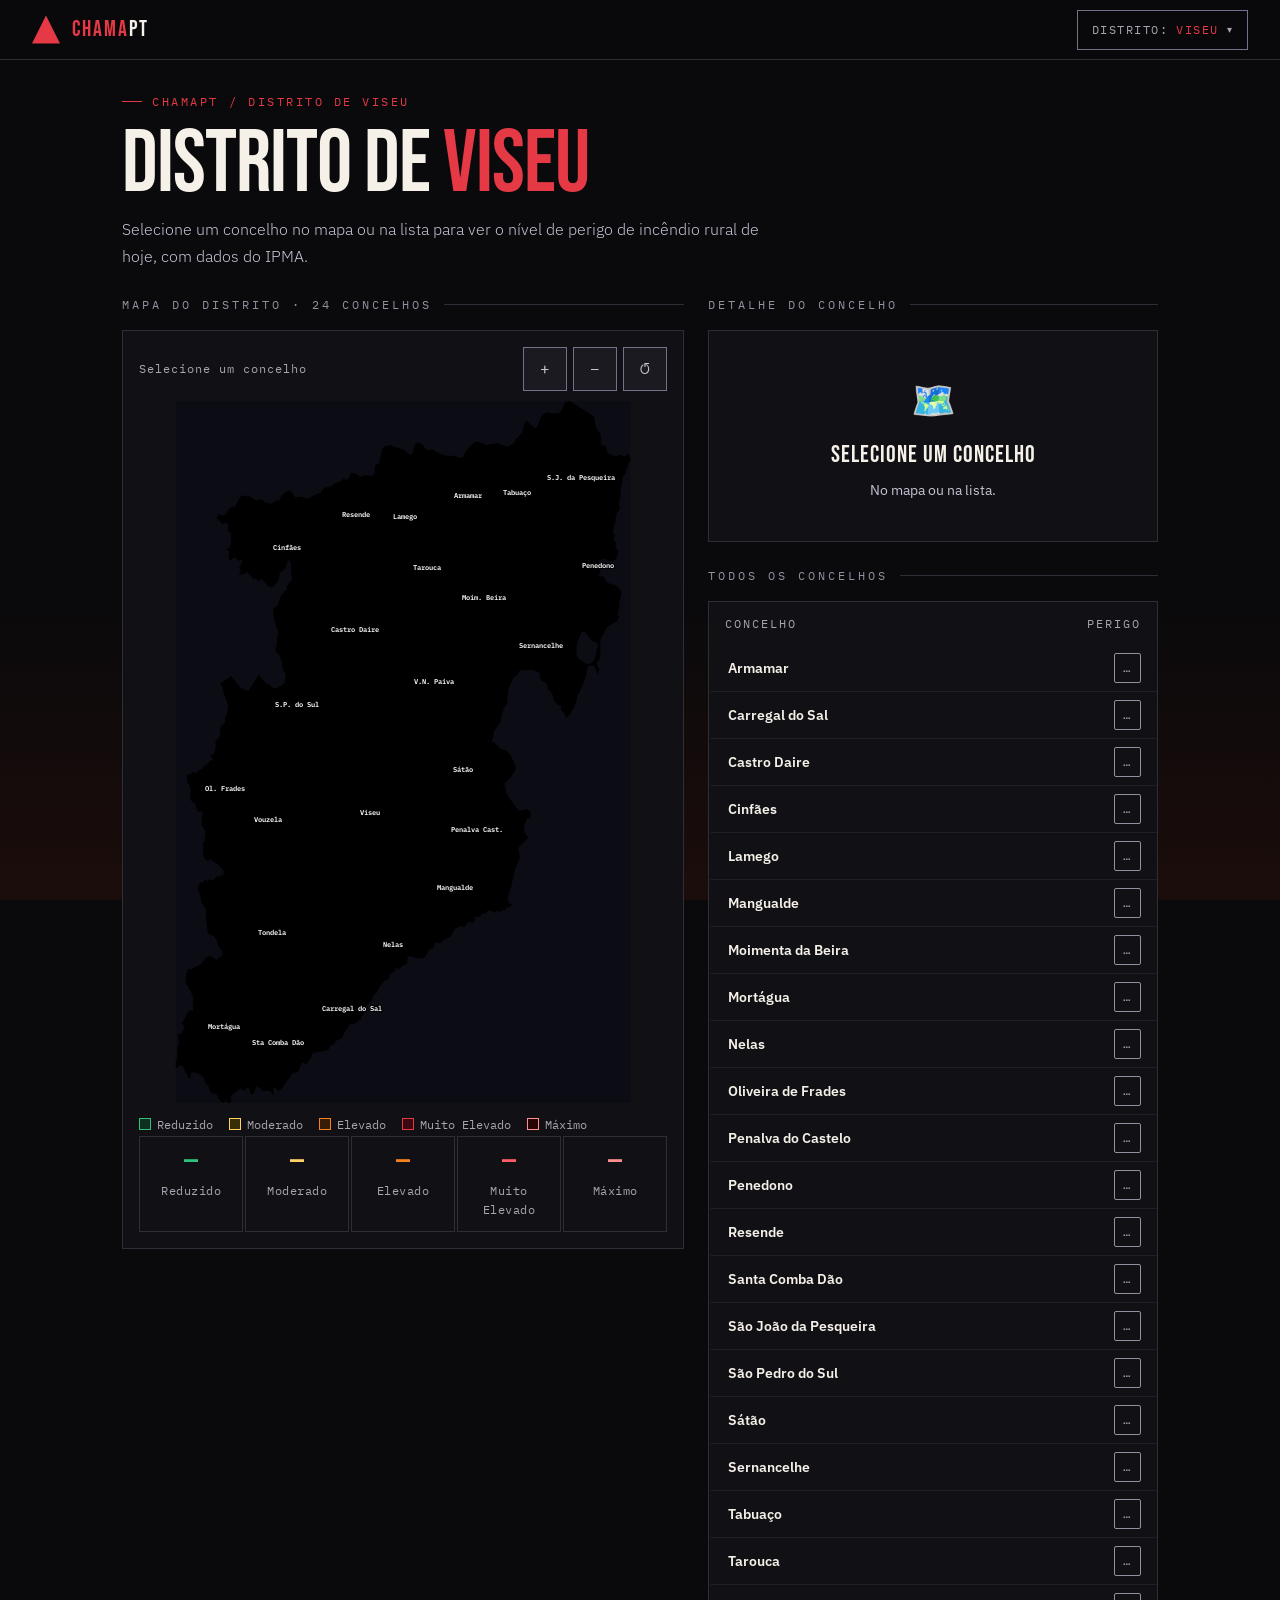
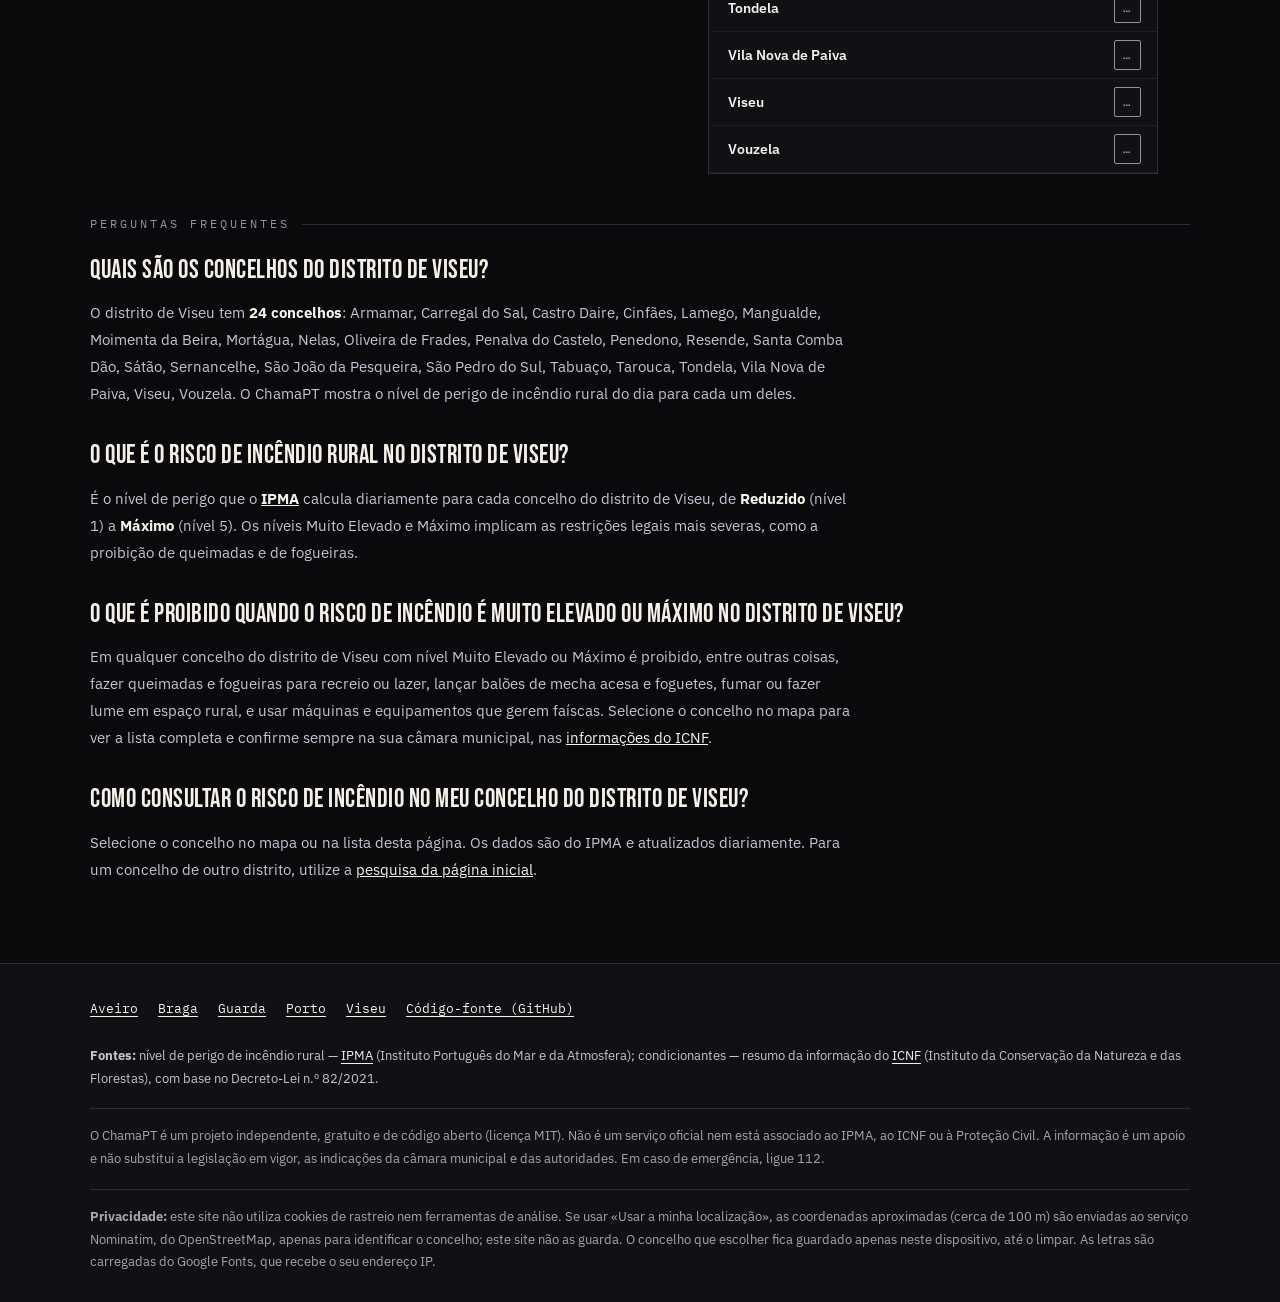
<file: viseu/index.html>
<!DOCTYPE html>
<html lang="pt-PT">
<head>
<meta charset="utf-8">
<meta name="viewport" content="width=device-width, initial-scale=1">
<title>Risco de Incêndio no Distrito de Viseu Hoje | ChamaPT</title>
<meta name="description" content="Veja o risco de incêndio rural hoje nos 24 concelhos do distrito de Viseu: mapa por concelho, nível de perigo do IPMA e condicionantes em vigor.">
<meta name="robots" content="index, follow, max-snippet:-1, max-image-preview:large, max-video-preview:-1">
<meta name="author" content="ChamaPT">
<meta name="theme-color" content="#0a0a0c">
<link rel="canonical" href="https://chama-pt.github.io/viseu/">
<meta property="og:type" content="website">
<meta property="og:url" content="https://chama-pt.github.io/viseu/">
<meta property="og:title" content="Risco de Incêndio no Distrito de Viseu Hoje | ChamaPT">
<meta property="og:description" content="Veja o risco de incêndio rural hoje nos 24 concelhos do distrito de Viseu: mapa por concelho, nível de perigo do IPMA e condicionantes em vigor.">
<meta property="og:image" content="https://chama-pt.github.io/assets/img/og-chamapt.png">
<meta property="og:image:type" content="image/png">
<meta property="og:image:width" content="1200">
<meta property="og:image:height" content="630">
<meta property="og:image:alt" content="ChamaPT — risco de incêndio rural em Portugal">
<meta property="og:locale" content="pt_PT">
<meta property="og:site_name" content="ChamaPT">
<meta name="twitter:card" content="summary_large_image">
<meta name="twitter:site" content="@ChamaPT">
<meta name="twitter:title" content="Risco de Incêndio no Distrito de Viseu Hoje | ChamaPT">
<meta name="twitter:description" content="Veja o risco de incêndio rural hoje nos 24 concelhos do distrito de Viseu: mapa por concelho, nível de perigo do IPMA e condicionantes em vigor.">
<meta name="twitter:image" content="https://chama-pt.github.io/assets/img/og-chamapt.png">
<meta name="twitter:image:alt" content="ChamaPT — risco de incêndio rural em Portugal">
<link rel="icon" href="/favicon.svg" type="image/svg+xml">
<link rel="icon" href="/assets/img/favicon-32.png" type="image/png" sizes="32x32">
<link rel="icon" href="/favicon.ico" sizes="any">
<link rel="apple-touch-icon" href="/assets/img/apple-touch-icon.png">
<link rel="preconnect" href="https://fonts.googleapis.com">
<link rel="preconnect" href="https://fonts.gstatic.com" crossorigin>
<link rel="preconnect" href="https://api.ipma.pt" crossorigin>
<link rel="stylesheet" href="https://fonts.googleapis.com/css2?family=Bebas+Neue&family=IBM+Plex+Mono:wght@400;600&family=IBM+Plex+Sans:wght@300;400;600&display=swap" media="print" onload="this.media='all'">
<noscript><link rel="stylesheet" href="https://fonts.googleapis.com/css2?family=Bebas+Neue&family=IBM+Plex+Mono:wght@400;600&family=IBM+Plex+Sans:wght@300;400;600&display=swap"></noscript>
<link rel="stylesheet" href="/assets/css/chama.css">
<script type="application/ld+json">
{
  "@context": "https://schema.org",
  "@graph": [
    {
      "@type": "Organization",
      "@id": "https://chama-pt.github.io/#organization",
      "name": "ChamaPT",
      "url": "https://chama-pt.github.io/",
      "logo": {
        "@type": "ImageObject",
        "url": "https://chama-pt.github.io/assets/img/icon-512.png",
        "width": 512,
        "height": 512
      },
      "sameAs": [
        "https://github.com/Chama-PT/Chama-PT.github.io"
      ]
    },
    {
      "@type": "WebSite",
      "@id": "https://chama-pt.github.io/#website",
      "url": "https://chama-pt.github.io/",
      "name": "ChamaPT",
      "inLanguage": "pt-PT",
      "publisher": {
        "@id": "https://chama-pt.github.io/#organization"
      }
    },
    {
      "@type": "WebPage",
      "@id": "https://chama-pt.github.io/viseu/#webpage",
      "url": "https://chama-pt.github.io/viseu/",
      "name": "Risco de Incêndio no Distrito de Viseu Hoje | ChamaPT",
      "description": "Veja o risco de incêndio rural hoje nos 24 concelhos do distrito de Viseu: mapa por concelho, nível de perigo do IPMA e condicionantes em vigor.",
      "inLanguage": "pt-PT",
      "isPartOf": {
        "@id": "https://chama-pt.github.io/#website"
      },
      "breadcrumb": {
        "@type": "BreadcrumbList",
        "itemListElement": [
          {
            "@type": "ListItem",
            "position": 1,
            "name": "ChamaPT",
            "item": "https://chama-pt.github.io/"
          },
          {
            "@type": "ListItem",
            "position": 2,
            "name": "Distrito de Viseu",
            "item": "https://chama-pt.github.io/viseu/"
          }
        ]
      }
    },
    {
      "@type": "FAQPage",
      "@id": "https://chama-pt.github.io/viseu/#faq",
      "inLanguage": "pt-PT",
      "mainEntity": [
        {
          "@type": "Question",
          "name": "Quais são os concelhos do distrito de Viseu?",
          "acceptedAnswer": {
            "@type": "Answer",
            "text": "O distrito de Viseu tem 24 concelhos: Armamar, Carregal do Sal, Castro Daire, Cinfães, Lamego, Mangualde, Moimenta da Beira, Mortágua, Nelas, Oliveira de Frades, Penalva do Castelo, Penedono, Resende, Santa Comba Dão, Sátão, Sernancelhe, São João da Pesqueira, São Pedro do Sul, Tabuaço, Tarouca, Tondela, Vila Nova de Paiva, Viseu, Vouzela. O ChamaPT mostra o nível de perigo de incêndio rural do dia para cada um deles."
          }
        },
        {
          "@type": "Question",
          "name": "O que é o risco de incêndio rural no distrito de Viseu?",
          "acceptedAnswer": {
            "@type": "Answer",
            "text": "É o nível de perigo que o IPMA calcula diariamente para cada concelho do distrito de Viseu, de Reduzido (nível 1) a Máximo (nível 5). Os níveis Muito Elevado e Máximo implicam as restrições legais mais severas, como a proibição de queimadas e de fogueiras."
          }
        },
        {
          "@type": "Question",
          "name": "O que é proibido quando o risco de incêndio é Muito Elevado ou Máximo no distrito de Viseu?",
          "acceptedAnswer": {
            "@type": "Answer",
            "text": "Em qualquer concelho do distrito de Viseu com nível Muito Elevado ou Máximo é proibido, entre outras coisas, fazer queimadas e fogueiras para recreio ou lazer, lançar balões de mecha acesa e foguetes, fumar ou fazer lume em espaço rural, e usar máquinas e equipamentos que gerem faíscas. Selecione o concelho no mapa para ver a lista completa e confirme sempre na sua câmara municipal, nas informações do ICNF."
          }
        },
        {
          "@type": "Question",
          "name": "Como consultar o risco de incêndio no meu concelho do distrito de Viseu?",
          "acceptedAnswer": {
            "@type": "Answer",
            "text": "Selecione o concelho no mapa ou na lista desta página. Os dados são do IPMA e atualizados diariamente. Para um concelho de outro distrito, utilize a pesquisa da página inicial."
          }
        }
      ]
    }
  ]
}
</script>
</head>
<body data-distrito="viseu" data-prefixo="18" data-nome="Viseu">
<a class="skip-link" href="#conteudo">Saltar para o conteúdo</a>
<header class="site-header">
  <a class="logo" href="/" aria-label="ChamaPT — página inicial">
    <span class="logo-tri" aria-hidden="true"></span>
    <span class="logo-text"><span>Chama</span>PT</span>
  </a>
  <div class="dd">
    <button class="dd-trigger" id="dd-trigger" type="button" aria-expanded="false" aria-controls="dd-menu">
      <span class="dd-label">Distrito:</span><span class="dd-current" id="dd-current">Escolher</span><span class="dd-arrow" aria-hidden="true">▾</span>
    </button>
    <ul class="dd-menu" id="dd-menu" hidden></ul>
  </div>
</header>

<main id="conteudo">
<div class="wrap">
  <noscript><div class="notice notice--warn" style="margin-top:24px">Este site precisa de JavaScript para mostrar os dados do IPMA. Ative o JavaScript no navegador ou consulte diretamente <a href="https://www.ipma.pt/pt/riscoincendio/rcm.pt/">ipma.pt</a>.</div></noscript>
  <div class="notice notice--error" id="aviso-erro" role="alert" hidden style="margin-top:24px"></div>
  <div class="notice notice--warn" id="aviso-data" role="status" hidden style="margin-top:24px"></div>
  <div class="page-header">
    <nav aria-label="Localização" class="hero-tag"><a href="/" style="text-decoration:none">ChamaPT</a> <span aria-hidden="true">/</span> <span>Distrito de Viseu</span></nav>
    <h1>Distrito de <span class="fire">Viseu</span></h1>
    <p class="page-sub">Selecione um concelho no mapa ou na lista para ver o nível de perigo de incêndio rural de hoje, com dados do IPMA.</p>
  </div>
  <p class="sr-only" id="estado-sr" role="status" aria-live="polite"></p>

  <div class="main-wrap">
    <section class="map-col" aria-labelledby="mapa-t">
      <h2 class="section-label" id="mapa-t">Mapa do distrito · 24 concelhos</h2>
      <div class="map-card">
        <div class="map-tools">
          <span class="map-hint">Selecione um concelho</span>
          <div class="map-zoom-controls">
            <button class="map-zoom-btn" id="zoom-in" type="button" aria-label="Aumentar o mapa">+</button>
            <button class="map-zoom-btn" id="zoom-out" type="button" aria-label="Reduzir o mapa">−</button>
            <button class="map-zoom-btn" id="zoom-reset" type="button" aria-label="Repor o mapa">↺</button>
          </div>
        </div>
        <div class="map-zoom-wrap">
<svg id="viseu-svg" viewBox="0 0 553 854" xmlns="http://www.w3.org/2000/svg" role="group" aria-label="Mapa do distrito de Viseu. Selecione um concelho.">
<rect width="553" height="854" fill="#0c0c14"/>
<path id="c-1801" class="c-path" d="M 355.8,166.8 L 351.5,161.3 L 349.9,164.8 L 348.2,164.6 L 348.8,168.4 L 345.3,172.7 L 344.9,170.2 L 342.4,169.2 L 340.4,165.8 L 336.5,164.4 L 336.8,160.6 L 335.0,160.0 L 334.8,157.2 L 337.0,148.0 L 339.9,149.2 L 341.8,147.3 L 343.8,149.3 L 346.4,145.7 L 343.2,137.2 L 338.5,134.0 L 336.5,130.4 L 334.0,128.6 L 316.1,128.4 L 315.7,120.9 L 316.4,118.4 L 315.4,117.1 L 318.3,115.4 L 321.0,111.2 L 321.2,107.8 L 322.9,104.1 L 321.0,97.1 L 321.2,89.8 L 323.6,80.1 L 325.8,81.2 L 327.8,76.7 L 329.2,76.4 L 328.8,72.3 L 329.9,66.9 L 337.1,66.8 L 347.0,70.0 L 350.2,67.3 L 353.4,60.1 L 363.9,49.9 L 367.8,49.6 L 377.0,53.5 L 378.9,58.5 L 378.5,59.8 L 386.5,68.5 L 384.3,71.9 L 379.2,75.4 L 379.2,77.6 L 382.3,77.7 L 381.0,79.4 L 380.7,82.5 L 381.9,95.3 L 383.9,104.2 L 383.6,108.8 L 384.0,111.2 L 388.6,111.2 L 389.7,130.3 L 386.1,130.8 L 387.1,150.3 L 384.8,154.3 L 384.9,157.7 L 382.7,159.2 L 382.4,162.8 L 380.5,165.3 L 381.4,172.1 L 381.1,176.1 L 378.2,180.2 L 378.6,184.4 L 380.2,187.3 L 370.0,184.8 L 366.7,175.0 L 363.2,179.2 L 360.4,180.6 L 359.7,179.6 L 360.1,175.6 L 358.7,169.0 L 355.8,166.8 Z"><title>Armamar</title></path>
<path id="c-1802" class="c-path" d="M 179.2,790.8 L 167.6,792.7 L 165.4,794.5 L 164.1,798.5 L 162.4,797.1 L 160.9,792.6 L 157.5,790.4 L 157.9,787.5 L 156.0,782.3 L 155.3,776.8 L 157.1,769.6 L 157.2,763.3 L 155.2,758.7 L 153.1,757.7 L 152.4,747.5 L 157.9,744.7 L 157.4,742.6 L 159.1,739.5 L 158.8,737.3 L 161.7,732.3 L 163.8,731.4 L 164.8,722.4 L 172.1,717.3 L 175.2,717.1 L 180.9,711.4 L 182.0,707.2 L 184.0,705.0 L 181.7,702.7 L 182.8,701.2 L 180.3,700.5 L 182.3,695.3 L 193.8,686.0 L 209.8,667.4 L 209.5,665.3 L 208.3,665.0 L 209.2,661.6 L 208.3,658.4 L 206.0,656.2 L 207.1,653.4 L 206.4,650.4 L 208.6,647.7 L 213.1,650.0 L 213.8,647.8 L 218.0,648.3 L 219.3,654.6 L 221.3,687.4 L 223.9,689.3 L 223.1,697.6 L 227.1,705.1 L 227.7,711.7 L 237.7,726.3 L 239.1,726.1 L 238.6,728.9 L 231.6,735.3 L 230.9,738.2 L 231.4,740.8 L 229.6,741.7 L 228.1,745.9 L 225.7,748.2 L 224.4,752.4 L 221.8,752.6 L 220.7,756.0 L 218.4,756.1 L 216.2,758.2 L 211.8,757.3 L 204.2,769.3 L 202.0,774.9 L 194.4,778.4 L 192.2,782.4 L 187.8,784.2 L 186.0,788.2 L 179.2,790.8 Z"><title>Carregal do Sal</title></path>
<path id="c-1803" class="c-path" d="M 192.5,327.9 L 192.4,324.1 L 187.9,324.9 L 184.8,331.5 L 179.8,318.8 L 180.9,314.5 L 180.0,312.8 L 183.2,309.0 L 181.1,303.8 L 179.3,302.0 L 178.1,306.7 L 178.3,310.2 L 177.1,312.7 L 174.4,311.2 L 169.3,315.0 L 163.2,313.1 L 162.1,308.4 L 162.7,301.8 L 167.8,292.3 L 166.7,288.9 L 169.1,286.4 L 169.5,284.0 L 167.1,283.0 L 165.5,287.0 L 163.4,283.9 L 160.3,285.7 L 156.7,282.7 L 155.8,285.3 L 154.8,285.6 L 154.6,283.9 L 156.4,280.5 L 156.9,276.7 L 156.4,275.2 L 154.3,274.9 L 154.8,272.9 L 153.3,270.8 L 149.5,272.1 L 149.2,269.3 L 146.4,269.3 L 144.6,267.2 L 143.7,270.4 L 141.6,271.9 L 136.8,268.5 L 134.8,273.8 L 132.4,271.2 L 133.8,266.6 L 129.0,266.6 L 128.7,270.1 L 126.0,269.2 L 126.2,271.4 L 124.7,274.9 L 125.5,277.9 L 124.6,281.3 L 123.8,277.1 L 121.7,274.1 L 121.8,270.2 L 119.9,267.0 L 118.8,255.6 L 119.4,252.8 L 124.3,248.9 L 127.1,239.1 L 133.3,230.9 L 135.1,230.9 L 135.8,224.7 L 141.6,217.4 L 142.2,219.0 L 147.8,221.3 L 156.3,223.0 L 161.6,218.5 L 163.2,220.4 L 167.2,220.2 L 167.3,222.5 L 170.2,228.4 L 178.1,239.3 L 187.0,236.1 L 189.6,236.9 L 193.2,233.5 L 193.2,231.2 L 198.3,228.7 L 199.8,229.8 L 201.9,228.4 L 203.9,232.1 L 205.7,230.9 L 205.3,228.1 L 211.2,220.3 L 214.5,213.2 L 213.9,206.2 L 216.1,202.0 L 217.7,193.7 L 219.9,190.5 L 221.8,188.8 L 228.0,189.9 L 229.5,186.7 L 233.8,187.0 L 237.2,183.2 L 237.5,185.7 L 244.5,184.1 L 247.6,185.4 L 250.2,182.2 L 251.8,182.1 L 251.4,180.4 L 252.4,180.1 L 253.1,180.6 L 253.1,183.2 L 249.1,187.2 L 247.4,191.1 L 247.7,194.2 L 245.2,198.1 L 245.5,200.5 L 242.2,203.3 L 239.4,211.3 L 241.9,209.0 L 242.5,210.0 L 243.2,208.7 L 246.1,209.5 L 248.6,207.8 L 249.5,210.1 L 252.7,210.6 L 253.1,209.5 L 256.3,211.9 L 259.7,218.0 L 261.3,217.0 L 264.6,218.3 L 268.0,222.8 L 270.7,229.6 L 276.9,240.4 L 283.6,248.3 L 289.6,238.7 L 289.6,236.4 L 290.9,236.0 L 292.3,231.2 L 295.7,228.8 L 297.1,226.0 L 297.2,223.4 L 310.3,230.2 L 314.8,229.4 L 317.3,233.4 L 317.6,238.3 L 312.7,242.7 L 319.4,258.2 L 318.1,260.8 L 314.2,257.2 L 308.5,263.7 L 307.0,268.0 L 304.1,268.3 L 299.1,264.3 L 294.7,263.2 L 289.6,255.5 L 287.2,258.3 L 286.9,261.9 L 281.7,267.7 L 278.9,273.9 L 276.3,276.5 L 275.9,279.4 L 272.3,282.8 L 271.2,286.9 L 268.4,288.0 L 266.0,285.3 L 264.1,289.4 L 264.9,291.6 L 264.3,297.5 L 260.3,299.9 L 258.2,299.3 L 258.4,301.5 L 257.3,302.8 L 261.8,305.9 L 261.7,308.9 L 264.9,315.2 L 273.8,326.0 L 274.6,337.7 L 279.2,340.3 L 282.6,347.1 L 286.7,346.8 L 287.4,351.6 L 286.4,355.4 L 283.9,359.4 L 284.4,360.2 L 282.5,365.1 L 278.2,366.4 L 272.7,372.7 L 268.8,394.3 L 266.2,402.3 L 260.9,407.4 L 254.8,409.7 L 248.6,403.9 L 247.9,404.6 L 241.8,401.1 L 238.1,401.4 L 236.8,400.5 L 237.4,398.8 L 236.0,398.2 L 228.2,400.2 L 226.1,397.5 L 222.8,401.7 L 221.8,400.4 L 223.2,396.5 L 222.3,395.8 L 222.2,393.6 L 220.8,392.9 L 219.7,383.9 L 218.2,382.7 L 217.2,379.0 L 208.3,379.2 L 203.9,376.5 L 206.9,370.9 L 207.0,365.5 L 208.6,363.3 L 207.9,362.0 L 208.1,357.6 L 204.6,359.5 L 199.6,357.2 L 191.3,351.9 L 188.7,348.7 L 189.0,345.0 L 192.7,338.5 L 192.5,327.9 Z"><title>Castro Daire</title></path>
<path id="c-1804" class="c-path" d="M 147.3,117.2 L 152.6,116.7 L 160.7,119.7 L 169.2,113.9 L 174.2,112.9 L 174.0,117.6 L 175.9,122.2 L 175.3,122.8 L 175.1,128.8 L 176.0,133.3 L 177.6,135.0 L 177.4,137.2 L 183.1,143.2 L 185.0,147.0 L 186.2,146.9 L 187.5,151.2 L 191.2,152.2 L 192.3,160.9 L 196.0,171.5 L 195.2,181.6 L 194.0,185.3 L 194.3,190.2 L 191.9,191.6 L 193.2,194.9 L 192.6,195.9 L 193.1,197.6 L 198.7,197.1 L 199.3,198.2 L 200.3,197.4 L 201.3,192.6 L 205.3,196.0 L 205.8,197.7 L 208.5,195.7 L 210.2,198.1 L 213.8,199.6 L 212.7,205.1 L 214.2,206.6 L 214.5,213.2 L 211.2,220.3 L 205.3,228.1 L 205.7,230.9 L 203.9,232.1 L 201.9,228.4 L 199.8,229.8 L 198.3,228.7 L 193.2,231.2 L 193.2,233.5 L 189.6,236.9 L 187.0,236.1 L 178.1,239.3 L 170.2,228.4 L 167.3,222.5 L 167.2,220.2 L 163.2,220.4 L 161.6,218.5 L 156.3,223.0 L 142.2,219.0 L 140.1,207.7 L 141.0,205.0 L 140.6,196.9 L 137.1,192.4 L 134.7,198.4 L 133.9,203.5 L 132.9,202.2 L 130.7,205.7 L 126.3,208.3 L 124.8,217.4 L 118.4,226.0 L 113.4,226.0 L 104.0,215.6 L 101.9,218.8 L 99.5,217.8 L 99.2,216.4 L 96.0,215.6 L 95.0,216.8 L 86.5,207.3 L 84.1,209.4 L 76.7,211.3 L 79.1,208.0 L 78.9,205.3 L 77.3,202.6 L 81.3,195.8 L 79.3,192.6 L 75.3,194.2 L 75.0,192.3 L 71.1,190.1 L 65.3,194.2 L 65.7,189.7 L 63.5,187.8 L 65.1,186.5 L 65.9,183.1 L 62.0,181.4 L 64.4,178.7 L 65.8,178.6 L 66.2,180.8 L 67.3,179.4 L 65.6,176.9 L 67.4,174.0 L 67.6,162.8 L 66.6,159.9 L 63.5,158.6 L 64.0,150.3 L 61.7,148.0 L 56.2,149.2 L 51.9,143.2 L 49.9,142.4 L 52.3,138.1 L 57.1,139.8 L 60.3,138.4 L 66.3,129.9 L 72.1,129.5 L 77.3,118.2 L 81.1,115.4 L 89.9,116.4 L 97.7,121.1 L 104.0,119.9 L 109.8,124.4 L 116.6,125.4 L 121.6,121.7 L 126.5,120.6 L 129.1,114.6 L 136.8,109.2 L 140.1,110.0 L 145.0,117.7 L 147.3,117.2 Z"><title>Cinfães</title></path>
<path id="c-1805" class="c-path" d="M 267.1,222.0 L 264.6,218.3 L 261.3,217.0 L 259.6,217.9 L 256.3,211.9 L 253.1,209.5 L 252.7,210.6 L 249.6,210.1 L 248.4,207.8 L 246.1,209.5 L 243.2,208.7 L 242.5,210.0 L 241.9,209.0 L 239.4,211.3 L 242.2,203.3 L 245.5,200.5 L 245.2,198.1 L 247.7,193.9 L 247.4,191.1 L 250.5,185.0 L 253.1,183.2 L 253.1,180.4 L 251.4,180.4 L 251.8,182.1 L 250.2,182.2 L 247.6,185.4 L 244.5,184.1 L 237.5,185.7 L 237.2,183.2 L 235.0,186.3 L 232.6,186.4 L 235.3,177.4 L 234.9,173.4 L 237.4,163.0 L 244.2,151.0 L 246.0,150.7 L 249.4,142.9 L 252.1,135.7 L 251.9,131.6 L 256.3,121.3 L 257.3,115.5 L 256.8,112.5 L 258.1,110.2 L 260.2,109.2 L 261.7,107.1 L 261.9,104.6 L 266.6,99.1 L 266.7,96.1 L 265.1,90.0 L 261.2,84.2 L 262.3,80.8 L 261.3,80.6 L 260.3,76.1 L 254.0,67.2 L 254.8,63.0 L 250.8,61.3 L 251.5,59.0 L 254.1,55.4 L 261.6,53.9 L 266.2,56.6 L 271.2,57.2 L 279.4,60.8 L 282.6,64.5 L 286.0,66.1 L 288.6,62.7 L 290.5,53.7 L 294.5,50.6 L 299.9,53.3 L 302.1,57.3 L 305.4,59.9 L 312.4,59.6 L 323.5,65.4 L 329.9,66.9 L 328.8,72.3 L 329.2,76.4 L 327.8,76.7 L 325.8,81.2 L 323.6,80.1 L 321.2,89.8 L 321.0,97.1 L 322.9,104.1 L 321.2,107.8 L 321.0,111.2 L 318.3,115.4 L 315.4,117.1 L 316.4,118.4 L 315.7,120.9 L 316.5,125.8 L 315.7,127.7 L 316.9,129.4 L 316.7,134.8 L 319.7,136.4 L 316.9,140.1 L 314.1,138.0 L 313.8,140.1 L 311.4,142.5 L 311.0,144.5 L 312.2,146.2 L 310.7,146.8 L 309.6,150.1 L 310.2,150.7 L 309.8,153.2 L 311.7,154.1 L 312.8,156.6 L 316.1,157.1 L 314.7,161.5 L 313.3,161.7 L 310.3,165.6 L 310.8,168.1 L 305.8,172.3 L 302.9,173.3 L 299.5,171.5 L 293.2,173.0 L 290.0,170.9 L 286.7,181.7 L 287.1,184.3 L 285.8,186.9 L 280.4,189.6 L 277.2,189.6 L 275.2,192.0 L 273.6,201.8 L 266.9,211.1 L 266.7,216.5 L 268.0,223.2 L 267.1,222.0 Z"><title>Lamego</title></path>
<path id="c-1806" class="c-path" d="M 334.0,651.4 L 323.7,656.5 L 322.2,659.4 L 317.7,658.3 L 320.2,651.9 L 319.6,648.8 L 317.6,646.7 L 318.7,642.1 L 318.0,639.8 L 315.7,638.7 L 309.1,640.0 L 298.2,643.8 L 280.0,625.0 L 278.0,622.3 L 277.5,618.6 L 274.2,617.2 L 270.7,609.5 L 268.4,610.8 L 268.2,607.9 L 266.1,607.4 L 254.7,609.0 L 253.9,605.7 L 248.4,599.4 L 243.3,601.8 L 242.4,598.8 L 248.9,589.2 L 249.4,586.4 L 259.8,581.6 L 263.9,574.9 L 271.9,574.2 L 279.0,562.2 L 280.1,556.4 L 286.9,554.0 L 298.5,556.2 L 308.0,547.3 L 312.9,548.0 L 315.2,544.6 L 318.2,543.7 L 319.9,540.3 L 325.2,541.1 L 326.0,544.7 L 328.0,545.1 L 325.9,548.1 L 325.1,552.5 L 326.5,556.3 L 331.0,558.3 L 335.8,555.6 L 343.0,554.1 L 347.3,556.7 L 346.7,561.1 L 348.3,563.0 L 352.0,561.5 L 356.5,565.3 L 370.4,561.0 L 375.6,562.6 L 377.8,555.4 L 377.6,551.3 L 380.8,548.6 L 383.1,549.8 L 383.5,547.3 L 384.6,546.4 L 391.7,547.2 L 394.9,544.8 L 405.5,544.7 L 409.8,539.1 L 412.7,539.8 L 417.0,547.2 L 418.2,554.1 L 417.6,556.9 L 412.2,569.8 L 407.3,592.9 L 405.4,595.0 L 406.1,596.8 L 403.8,602.3 L 404.3,610.3 L 408.4,612.4 L 407.9,614.2 L 401.5,616.7 L 400.4,619.3 L 396.9,619.1 L 394.4,622.0 L 391.2,619.2 L 388.3,622.7 L 386.2,620.8 L 379.5,619.1 L 377.0,623.1 L 372.2,623.8 L 369.3,627.5 L 363.7,627.1 L 362.8,632.9 L 361.6,634.6 L 357.6,633.3 L 354.3,634.7 L 350.9,640.2 L 346.4,638.1 L 338.6,642.6 L 334.0,651.4 Z"><title>Mangualde</title></path>
<path id="c-1807" class="c-path" d="M 367.8,327.2 L 372.9,327.7 L 374.7,330.0 L 364.6,336.3 L 366.3,342.2 L 366.1,345.3 L 364.8,345.7 L 363.0,343.0 L 359.8,344.0 L 358.9,340.9 L 356.0,340.3 L 354.7,340.7 L 354.5,344.1 L 351.7,344.7 L 343.4,323.1 L 337.2,314.4 L 347.1,296.8 L 349.4,277.0 L 352.5,266.4 L 351.0,265.0 L 349.6,260.8 L 346.5,258.9 L 340.8,262.2 L 338.1,259.1 L 322.3,264.1 L 318.1,260.8 L 319.4,258.2 L 315.6,249.3 L 323.2,244.5 L 331.0,242.6 L 330.7,219.0 L 332.6,210.8 L 333.1,203.3 L 331.8,200.8 L 331.2,190.4 L 332.2,181.4 L 335.9,180.0 L 343.6,180.4 L 344.5,182.4 L 348.8,184.8 L 349.8,186.8 L 349.8,190.1 L 352.9,190.9 L 352.8,193.5 L 359.5,200.5 L 363.8,189.9 L 366.7,175.0 L 370.0,184.8 L 380.2,187.3 L 378.6,184.4 L 378.2,180.2 L 381.1,176.1 L 381.4,172.1 L 380.5,165.3 L 382.4,162.8 L 382.7,159.2 L 384.9,157.5 L 384.4,155.8 L 386.7,151.5 L 387.0,149.0 L 390.2,151.3 L 393.0,156.0 L 398.4,157.5 L 400.1,160.3 L 399.4,163.5 L 400.8,165.0 L 406.3,166.2 L 412.9,170.2 L 416.0,177.6 L 421.3,186.4 L 422.9,184.4 L 431.4,198.4 L 434.3,200.1 L 432.1,203.8 L 432.3,207.0 L 431.0,207.4 L 432.4,209.3 L 432.9,215.0 L 430.7,229.0 L 430.3,242.2 L 425.3,241.7 L 422.3,245.4 L 420.1,253.1 L 422.8,262.2 L 425.5,265.6 L 422.3,274.4 L 416.8,279.0 L 401.3,281.4 L 391.0,289.1 L 386.8,290.5 L 385.3,295.5 L 383.4,297.0 L 380.1,304.0 L 374.2,308.2 L 372.4,311.5 L 373.0,315.1 L 372.6,319.5 L 366.3,326.6 L 367.8,327.2 Z"><title>Moimenta da Beira</title></path>
<path id="c-1808" class="c-path" d="M 70.6,842.1 L 66.8,845.5 L 66.8,851.8 L 66.2,851.2 L 66.1,853.8 L 64.1,854.0 L 61.1,850.3 L 58.6,853.1 L 56.0,853.0 L 51.5,847.7 L 50.2,843.3 L 43.4,841.5 L 41.0,837.1 L 40.1,832.7 L 36.5,830.1 L 34.7,826.3 L 34.7,823.7 L 31.3,819.9 L 25.8,816.8 L 20.4,816.3 L 17.7,816.9 L 17.8,823.2 L 15.7,823.2 L 8.5,808.7 L 3.6,808.5 L 1.6,811.3 L 0.0,809.6 L 0.4,803.4 L 2.5,801.0 L 1.7,798.3 L 2.6,794.3 L 2.0,788.9 L 2.8,787.7 L 2.5,784.4 L 4.8,782.7 L 2.3,771.4 L 7.0,769.9 L 11.1,761.9 L 9.9,758.9 L 7.6,757.9 L 7.7,756.0 L 11.4,751.1 L 14.4,744.3 L 17.0,741.6 L 20.4,742.1 L 21.8,740.5 L 20.6,734.1 L 21.6,728.8 L 21.2,725.2 L 18.9,718.9 L 16.2,715.3 L 16.2,712.8 L 14.3,711.4 L 12.7,707.6 L 12.3,702.5 L 13.9,701.4 L 12.8,700.6 L 13.4,698.4 L 12.4,697.6 L 14.6,694.4 L 15.2,690.9 L 17.9,692.0 L 31.4,685.0 L 36.5,677.8 L 40.1,675.4 L 44.7,676.6 L 50.0,680.8 L 51.9,677.6 L 54.2,676.9 L 57.2,673.6 L 56.9,669.9 L 61.0,671.0 L 66.3,668.0 L 69.7,668.7 L 73.1,670.7 L 73.8,673.8 L 75.5,674.5 L 75.1,676.1 L 76.8,675.2 L 76.8,679.4 L 79.2,681.6 L 81.4,689.3 L 81.5,692.2 L 84.1,699.0 L 83.0,703.8 L 84.1,705.9 L 85.5,705.4 L 88.0,710.6 L 90.4,709.9 L 92.5,712.2 L 94.8,711.4 L 99.3,714.5 L 99.4,718.1 L 101.0,720.8 L 100.5,722.4 L 102.0,731.7 L 103.5,734.0 L 104.0,732.3 L 105.6,732.8 L 105.7,735.4 L 104.1,737.9 L 104.9,742.6 L 103.4,744.6 L 103.5,747.6 L 101.1,753.9 L 101.7,762.5 L 99.9,762.9 L 102.1,769.7 L 103.7,771.2 L 100.7,774.1 L 100.5,776.5 L 104.0,776.6 L 104.4,777.9 L 103.7,781.7 L 101.7,784.0 L 102.8,788.1 L 100.3,792.7 L 97.0,793.0 L 98.3,795.7 L 95.3,798.1 L 94.6,803.1 L 98.1,807.4 L 97.4,808.4 L 98.0,809.4 L 99.6,810.6 L 101.2,809.7 L 101.7,811.1 L 100.3,813.8 L 96.9,815.3 L 96.6,826.8 L 93.1,829.9 L 93.8,835.7 L 92.8,838.3 L 90.4,838.9 L 89.2,835.4 L 87.2,834.2 L 84.2,838.4 L 77.9,836.1 L 70.6,842.1 Z"><title>Mortágua</title></path>
<path id="c-1809" class="c-path" d="M 242.8,720.6 L 241.1,720.9 L 238.9,725.9 L 237.7,726.3 L 227.7,711.7 L 227.1,705.1 L 223.1,697.4 L 223.8,695.8 L 223.2,692.1 L 223.9,689.3 L 221.3,687.4 L 219.3,654.6 L 218.0,648.3 L 222.3,641.6 L 224.6,639.9 L 224.8,636.1 L 225.8,634.5 L 236.3,623.6 L 236.1,618.5 L 234.8,618.6 L 232.7,614.7 L 242.4,599.3 L 243.3,601.8 L 248.4,599.4 L 253.9,605.7 L 254.7,609.0 L 266.1,607.4 L 268.2,607.9 L 268.4,610.8 L 270.7,609.5 L 274.2,617.2 L 277.5,618.6 L 278.0,622.3 L 280.0,625.0 L 298.2,643.8 L 315.4,638.8 L 318.6,640.9 L 317.6,646.7 L 319.6,648.8 L 320.2,651.9 L 319.0,653.6 L 318.5,656.8 L 317.7,658.3 L 314.9,658.4 L 313.7,663.3 L 311.4,666.8 L 307.9,666.8 L 304.2,674.7 L 301.1,677.5 L 291.9,677.3 L 285.6,674.7 L 281.7,675.8 L 281.3,684.6 L 276.6,686.0 L 271.6,690.8 L 269.9,690.7 L 268.7,688.4 L 266.1,693.1 L 260.5,696.8 L 258.0,703.8 L 255.3,704.2 L 251.1,707.8 L 250.4,710.0 L 249.1,709.9 L 244.3,719.8 L 242.8,720.6 Z"><title>Nelas</title></path>
<path id="c-1810" class="c-path" d="M 87.8,585.1 L 95.7,587.9 L 101.5,586.2 L 104.1,587.3 L 104.1,589.5 L 102.8,592.8 L 102.7,595.8 L 99.6,599.9 L 98.9,602.7 L 92.7,610.6 L 90.1,615.9 L 89.1,620.9 L 85.1,623.0 L 81.1,622.9 L 78.9,621.0 L 77.9,608.3 L 78.0,604.0 L 81.5,599.3 L 81.5,595.3 L 77.7,592.4 L 76.6,593.3 L 71.7,589.0 L 70.2,589.9 L 66.7,578.5 L 60.7,577.8 L 58.7,575.1 L 59.7,572.7 L 57.7,570.7 L 59.0,568.3 L 59.4,565.3 L 61.9,561.1 L 71.8,562.8 L 74.6,561.0 L 75.0,567.1 L 74.2,572.7 L 87.8,585.1 Z M 94.8,491.4 L 91.0,495.2 L 87.2,494.6 L 77.9,498.5 L 68.9,493.4 L 66.8,494.9 L 62.2,494.2 L 60.2,496.8 L 61.6,503.8 L 51.8,514.1 L 51.0,518.2 L 51.2,528.3 L 54.1,528.7 L 49.4,531.3 L 49.8,533.0 L 48.6,535.3 L 45.7,536.9 L 47.1,544.6 L 48.1,544.0 L 50.2,545.8 L 48.6,549.2 L 48.9,553.9 L 44.5,559.1 L 41.6,556.8 L 38.9,559.2 L 34.6,556.2 L 33.5,552.6 L 33.8,544.9 L 32.8,539.2 L 34.8,537.9 L 36.9,522.4 L 35.4,522.5 L 32.0,515.9 L 31.6,510.2 L 32.8,502.1 L 32.4,498.4 L 27.3,499.8 L 25.7,497.1 L 23.8,489.1 L 19.9,487.4 L 17.5,482.6 L 18.7,474.1 L 16.7,467.1 L 14.5,464.2 L 13.4,457.3 L 14.3,454.3 L 17.7,455.0 L 19.9,451.8 L 22.9,453.0 L 26.4,451.9 L 28.6,449.1 L 33.2,447.0 L 34.3,444.1 L 37.6,443.0 L 42.0,437.0 L 45.3,438.4 L 45.7,435.0 L 43.3,433.3 L 43.3,431.3 L 44.2,430.3 L 44.9,432.3 L 47.2,428.3 L 48.1,425.5 L 47.5,423.8 L 49.4,418.4 L 47.8,415.7 L 51.3,410.8 L 52.9,410.8 L 52.3,409.3 L 53.8,408.1 L 54.7,404.9 L 53.5,398.5 L 56.3,393.3 L 60.5,395.9 L 70.2,397.6 L 73.0,399.8 L 73.6,403.5 L 61.5,425.7 L 60.0,435.1 L 63.1,436.2 L 65.7,434.7 L 69.3,438.7 L 69.6,442.8 L 76.0,447.2 L 79.2,442.7 L 82.5,447.7 L 86.0,446.3 L 88.5,449.4 L 90.6,447.9 L 92.2,448.7 L 95.4,446.3 L 97.4,442.7 L 103.4,450.5 L 106.3,450.3 L 109.6,453.9 L 112.0,453.6 L 111.5,456.4 L 114.4,459.9 L 119.4,458.3 L 120.4,459.0 L 118.4,465.9 L 119.1,468.7 L 112.9,472.6 L 114.8,480.9 L 111.7,481.4 L 109.9,489.1 L 107.2,490.2 L 106.3,496.0 L 100.1,491.3 L 94.8,491.4 Z"><title>Oliveira de Frades</title></path>
<path id="c-1811" class="c-path" d="M 359.8,564.1 L 355.9,565.2 L 352.0,561.5 L 348.3,563.0 L 346.7,561.1 L 347.3,556.7 L 343.0,554.1 L 330.1,558.3 L 326.5,556.2 L 325.0,553.8 L 325.9,548.1 L 328.1,545.2 L 326.0,544.7 L 325.2,541.1 L 319.9,540.3 L 318.2,543.7 L 314.7,545.3 L 308.2,538.2 L 302.7,536.5 L 301.6,534.0 L 303.5,531.0 L 305.5,523.8 L 310.4,516.7 L 311.3,512.8 L 316.1,508.8 L 323.1,497.3 L 331.5,496.4 L 341.4,498.5 L 344.6,501.1 L 346.7,501.1 L 347.3,497.5 L 349.1,497.9 L 351.1,495.2 L 352.5,495.4 L 356.9,488.9 L 362.0,486.3 L 363.1,482.6 L 365.1,481.9 L 365.5,479.5 L 368.4,476.2 L 370.9,477.9 L 372.6,476.6 L 377.9,481.4 L 380.4,482.0 L 395.1,474.9 L 399.3,467.3 L 400.5,468.8 L 401.4,476.0 L 402.8,479.5 L 413.4,494.0 L 418.0,498.7 L 428.2,496.6 L 432.1,502.0 L 430.0,507.9 L 426.9,506.7 L 426.7,510.0 L 423.6,514.6 L 423.8,520.2 L 422.9,523.6 L 428.5,531.6 L 418.3,541.2 L 416.0,545.1 L 412.6,539.7 L 409.8,539.1 L 405.5,544.7 L 394.9,544.8 L 391.7,547.2 L 384.6,546.4 L 383.5,547.3 L 383.1,549.8 L 380.8,548.6 L 377.6,551.3 L 377.8,555.4 L 375.6,562.6 L 370.4,561.0 L 359.8,564.1 Z"><title>Penalva do Castelo</title></path>
<path id="c-1812" class="c-path" d="M 504.9,289.4 L 498.0,280.4 L 493.6,280.4 L 495.7,277.0 L 487.5,267.0 L 484.3,259.7 L 481.7,257.8 L 480.2,252.1 L 480.8,250.5 L 482.6,250.4 L 485.0,239.6 L 477.9,230.5 L 473.2,220.7 L 471.4,214.2 L 470.8,205.0 L 473.7,193.4 L 475.9,188.8 L 476.3,166.9 L 478.9,155.4 L 483.7,147.3 L 497.6,147.6 L 499.2,146.2 L 498.3,142.1 L 499.4,139.8 L 498.8,138.4 L 507.5,142.9 L 513.4,140.6 L 514.1,142.4 L 513.8,146.2 L 515.2,144.4 L 516.6,144.8 L 514.1,149.8 L 515.0,150.6 L 514.9,151.9 L 517.5,152.3 L 518.0,153.9 L 519.4,151.7 L 520.6,151.7 L 522.3,154.2 L 524.8,151.9 L 527.0,152.9 L 528.7,150.7 L 530.7,153.2 L 533.0,150.5 L 531.4,161.1 L 534.3,163.1 L 532.4,166.4 L 532.2,169.3 L 535.3,172.9 L 534.2,175.8 L 535.7,177.8 L 533.5,178.8 L 534.4,178.9 L 534.5,180.4 L 535.9,179.5 L 538.0,182.4 L 535.8,191.7 L 530.2,194.9 L 526.2,194.6 L 522.5,191.9 L 514.0,192.7 L 513.5,200.0 L 515.9,206.0 L 514.1,214.0 L 518.3,213.3 L 521.5,215.3 L 522.5,218.5 L 526.4,222.1 L 535.5,224.3 L 542.1,232.3 L 539.2,245.3 L 539.2,249.7 L 537.2,259.7 L 539.1,262.6 L 536.4,268.6 L 533.2,269.3 L 524.5,274.8 L 516.5,289.3 L 515.8,297.0 L 512.6,294.1 L 506.4,292.0 L 504.9,289.4 Z"><title>Penedono</title></path>
<path id="c-1813" class="c-path" d="M 221.4,189.1 L 217.7,193.7 L 216.1,202.0 L 213.9,206.2 L 212.7,205.1 L 213.8,199.7 L 213.2,198.7 L 210.2,198.1 L 208.5,195.7 L 205.8,197.7 L 205.3,196.0 L 201.3,192.6 L 200.3,197.4 L 199.3,198.2 L 198.7,197.1 L 193.1,197.6 L 192.6,195.9 L 193.2,194.9 L 191.9,191.6 L 194.3,190.2 L 194.0,185.3 L 195.2,181.6 L 196.0,171.5 L 192.3,160.9 L 191.2,152.2 L 187.5,151.2 L 186.2,146.9 L 185.0,147.0 L 183.1,143.2 L 177.4,137.2 L 177.6,135.0 L 176.0,133.3 L 175.1,128.8 L 175.3,122.8 L 175.9,122.2 L 174.0,117.6 L 174.2,112.9 L 176.9,111.1 L 180.9,105.7 L 189.0,104.3 L 193.4,100.5 L 199.6,98.7 L 204.3,94.7 L 208.4,96.6 L 213.7,88.1 L 217.6,88.2 L 224.7,92.5 L 229.6,90.7 L 240.0,91.3 L 242.3,86.3 L 242.2,79.3 L 244.4,76.6 L 246.4,78.2 L 247.4,77.3 L 248.6,68.7 L 251.2,61.5 L 254.8,63.0 L 254.0,67.2 L 260.3,76.1 L 261.3,80.6 L 262.3,80.8 L 261.2,84.2 L 265.1,90.0 L 266.7,96.1 L 266.6,99.2 L 261.9,104.6 L 261.7,107.1 L 260.2,109.2 L 258.1,110.2 L 256.8,112.5 L 257.3,115.5 L 256.3,121.3 L 251.9,131.6 L 252.1,135.7 L 249.4,142.9 L 246.0,150.7 L 244.2,151.0 L 237.4,163.0 L 234.9,173.4 L 235.3,177.4 L 233.3,182.4 L 233.1,185.5 L 229.5,186.7 L 227.8,190.0 L 221.4,189.1 Z"><title>Resende</title></path>
<path id="c-1814" class="c-path" d="M 112.8,838.9 L 106.8,839.4 L 100.7,835.2 L 98.8,832.5 L 94.8,841.5 L 91.9,843.5 L 90.4,841.4 L 90.4,838.9 L 93.5,837.0 L 93.3,829.2 L 96.6,826.8 L 96.9,815.3 L 100.3,813.8 L 101.7,811.1 L 101.2,809.7 L 99.6,810.6 L 98.0,809.4 L 97.4,808.4 L 98.1,807.4 L 94.6,802.7 L 95.3,798.1 L 98.3,795.7 L 97.0,793.0 L 100.3,792.7 L 102.9,787.9 L 101.7,784.0 L 103.7,781.7 L 104.4,777.1 L 100.5,776.5 L 100.7,774.1 L 103.7,771.2 L 102.1,769.7 L 99.9,762.9 L 101.7,762.5 L 101.1,753.9 L 103.5,747.6 L 103.4,744.6 L 104.9,742.6 L 104.1,737.9 L 105.7,735.4 L 105.6,732.7 L 107.2,731.7 L 107.3,729.2 L 111.1,728.0 L 123.5,728.2 L 130.4,723.0 L 133.9,717.8 L 134.8,718.6 L 134.2,726.6 L 144.3,727.4 L 148.4,721.3 L 153.8,717.3 L 155.8,720.1 L 155.8,722.9 L 157.3,724.5 L 161.4,721.4 L 164.8,722.4 L 163.8,731.4 L 161.7,732.3 L 158.8,737.3 L 159.1,739.5 L 157.4,742.6 L 157.9,744.7 L 152.4,747.5 L 153.1,757.7 L 155.2,758.7 L 157.2,763.3 L 157.1,769.6 L 155.3,776.8 L 156.0,782.3 L 157.9,787.5 L 157.5,790.3 L 160.9,792.6 L 162.4,797.1 L 164.1,798.5 L 158.7,806.6 L 154.4,804.5 L 152.7,805.5 L 149.2,814.9 L 146.1,817.5 L 144.8,816.4 L 141.6,817.6 L 127.3,838.2 L 124.5,838.5 L 119.1,834.3 L 118.1,837.0 L 119.0,841.9 L 118.0,843.9 L 115.8,839.5 L 112.8,838.9 Z"><title>Santa Comba Dão</title></path>
<path id="c-1815" class="c-path" d="M 470.8,205.0 L 465.6,206.1 L 463.3,203.3 L 451.4,199.2 L 449.8,194.2 L 447.0,191.3 L 444.2,192.6 L 443.7,184.5 L 445.9,180.1 L 446.9,175.1 L 443.7,173.8 L 448.7,166.6 L 448.0,158.9 L 449.3,155.9 L 447.8,152.9 L 449.4,151.3 L 447.7,150.6 L 446.1,145.4 L 447.8,142.0 L 446.4,141.3 L 445.8,137.9 L 444.2,136.2 L 443.9,132.4 L 445.1,131.1 L 445.0,125.6 L 443.2,121.6 L 447.3,120.7 L 448.7,116.4 L 452.7,111.3 L 459.5,110.8 L 463.9,108.7 L 453.9,102.8 L 451.6,102.9 L 450.0,105.0 L 447.2,103.1 L 443.6,103.9 L 441.8,101.9 L 437.5,100.8 L 434.6,103.1 L 424.5,95.8 L 425.3,92.9 L 424.4,90.7 L 426.1,91.8 L 426.7,89.6 L 428.5,89.4 L 429.5,87.3 L 433.6,86.0 L 440.3,77.0 L 435.8,68.5 L 436.7,68.0 L 432.6,62.6 L 434.6,55.6 L 434.6,53.3 L 432.2,51.0 L 433.1,47.6 L 430.4,48.6 L 430.3,45.8 L 429.5,44.9 L 427.1,44.7 L 426.6,46.9 L 425.2,46.1 L 425.3,41.1 L 423.7,40.6 L 424.0,39.2 L 421.3,39.2 L 425.4,25.2 L 427.9,25.3 L 435.5,32.5 L 438.2,33.5 L 440.6,30.5 L 443.7,21.1 L 448.3,15.0 L 451.7,14.1 L 460.8,15.7 L 466.7,14.6 L 469.3,12.3 L 473.5,2.1 L 478.9,0.0 L 507.6,18.1 L 509.0,20.9 L 510.3,29.8 L 512.2,35.1 L 516.3,40.4 L 517.3,44.1 L 516.3,53.8 L 522.8,54.9 L 525.4,64.0 L 534.9,68.0 L 541.3,65.1 L 544.3,68.3 L 550.5,64.9 L 551.6,66.1 L 552.1,70.4 L 553.0,72.0 L 551.2,74.3 L 545.9,89.7 L 543.4,91.5 L 542.8,93.5 L 541.8,103.7 L 540.6,105.6 L 540.7,116.5 L 538.8,122.4 L 539.7,130.5 L 538.3,134.1 L 536.5,135.1 L 534.5,143.9 L 534.2,149.6 L 530.7,153.2 L 528.7,150.7 L 527.0,152.9 L 524.8,151.9 L 522.3,154.2 L 520.6,151.7 L 519.4,151.7 L 518.0,153.9 L 517.5,152.3 L 514.9,151.9 L 515.0,150.6 L 514.1,149.8 L 516.6,144.8 L 515.2,144.4 L 513.8,146.2 L 514.1,142.4 L 513.4,140.6 L 507.5,142.9 L 498.8,138.4 L 499.4,139.8 L 498.3,142.1 L 499.2,146.2 L 497.6,147.6 L 483.7,147.3 L 480.6,151.5 L 477.4,159.6 L 476.3,166.9 L 475.9,188.8 L 473.7,193.4 L 470.8,205.0 Z"><title>São João da Pesqueira</title></path>
<path id="c-1816" class="c-path" d="M 152.0,453.6 L 149.0,457.8 L 146.6,457.6 L 143.2,460.7 L 140.1,460.1 L 134.7,464.7 L 132.3,463.4 L 130.9,464.8 L 129.5,460.4 L 126.7,458.7 L 123.3,460.6 L 119.6,458.3 L 114.4,459.9 L 111.5,456.4 L 112.0,453.6 L 109.6,453.9 L 106.3,450.3 L 103.4,450.5 L 97.4,442.7 L 95.4,446.3 L 92.2,448.7 L 90.6,447.9 L 88.5,449.4 L 86.0,446.3 L 82.5,447.7 L 79.2,442.7 L 76.0,447.2 L 69.6,442.8 L 69.3,438.7 L 65.7,434.7 L 63.1,436.2 L 60.0,435.1 L 61.5,425.7 L 66.4,417.7 L 67.3,413.9 L 69.7,411.6 L 73.5,402.0 L 73.0,399.8 L 70.4,397.7 L 60.5,395.9 L 58.0,393.4 L 60.7,390.0 L 60.3,386.0 L 62.8,379.6 L 64.2,370.7 L 58.7,355.6 L 57.5,349.6 L 54.6,343.5 L 67.2,335.1 L 80.2,350.6 L 88.5,352.9 L 100.6,333.6 L 110.1,344.1 L 113.5,345.0 L 118.2,349.9 L 122.9,349.7 L 128.9,346.5 L 132.6,344.1 L 134.3,332.9 L 130.6,326.5 L 129.6,321.9 L 130.1,318.5 L 127.7,314.4 L 127.7,310.5 L 123.0,306.6 L 121.2,302.4 L 121.8,299.1 L 122.9,297.8 L 124.0,285.6 L 125.2,284.1 L 124.6,281.3 L 125.5,277.9 L 124.7,274.9 L 126.2,271.4 L 126.2,268.8 L 128.6,270.2 L 129.0,266.6 L 133.6,266.4 L 132.4,271.2 L 134.8,273.8 L 136.8,268.5 L 141.6,271.9 L 143.7,270.4 L 144.0,267.7 L 144.9,267.2 L 146.4,269.3 L 149.2,269.3 L 149.5,272.1 L 153.3,270.8 L 154.8,272.9 L 154.3,274.9 L 156.6,275.4 L 156.4,280.5 L 154.6,283.9 L 154.8,285.6 L 156.8,282.7 L 160.3,285.7 L 163.4,283.9 L 165.5,287.0 L 167.1,283.0 L 169.4,283.8 L 169.1,286.4 L 166.7,288.9 L 167.8,292.3 L 162.7,301.8 L 162.1,308.4 L 163.1,313.0 L 169.3,315.0 L 174.4,311.2 L 177.1,312.7 L 178.3,310.2 L 178.1,306.8 L 179.1,302.4 L 181.1,303.7 L 183.2,309.0 L 180.0,312.8 L 180.9,314.5 L 179.8,318.8 L 184.8,331.5 L 187.8,325.1 L 192.6,324.4 L 192.7,338.5 L 189.0,345.0 L 188.7,348.7 L 191.3,351.9 L 199.6,357.2 L 204.6,359.5 L 208.1,357.6 L 207.9,362.0 L 208.6,363.3 L 207.0,365.5 L 206.9,370.9 L 203.9,376.5 L 208.3,379.2 L 217.2,379.0 L 218.2,382.7 L 219.7,383.9 L 220.8,392.9 L 222.2,393.6 L 222.3,395.8 L 223.2,396.5 L 221.8,400.5 L 223.3,401.4 L 226.2,397.5 L 226.1,404.3 L 221.0,410.5 L 221.9,411.8 L 221.3,413.3 L 215.9,416.9 L 213.3,424.6 L 212.0,424.6 L 206.1,432.3 L 204.9,431.7 L 201.3,434.8 L 199.3,432.1 L 196.8,434.1 L 192.3,430.0 L 192.1,434.2 L 188.7,435.9 L 186.8,434.2 L 187.5,430.6 L 185.3,428.8 L 178.3,431.0 L 176.6,433.1 L 176.6,435.7 L 174.1,437.6 L 172.2,450.2 L 170.4,452.9 L 166.3,454.4 L 165.1,450.4 L 165.5,448.4 L 163.0,444.8 L 161.3,444.9 L 156.7,458.3 L 153.0,456.8 L 152.0,453.6 Z"><title>São Pedro do Sul</title></path>
<path id="c-1817" class="c-path" d="M 326.5,496.4 L 323.1,497.3 L 316.1,508.8 L 313.2,510.8 L 312.1,508.6 L 312.2,506.5 L 306.3,501.8 L 306.2,500.7 L 308.0,499.2 L 307.0,495.1 L 310.1,490.8 L 311.1,480.1 L 312.8,471.8 L 313.0,464.3 L 308.0,461.2 L 306.1,455.8 L 307.9,446.7 L 307.9,440.6 L 310.0,431.3 L 308.7,426.4 L 309.8,422.7 L 310.7,421.7 L 312.7,422.9 L 314.9,419.4 L 316.0,422.2 L 317.6,421.7 L 317.5,424.8 L 318.9,423.2 L 321.0,424.4 L 320.5,427.0 L 322.8,427.8 L 323.3,430.2 L 324.4,427.5 L 326.9,426.7 L 328.1,428.0 L 328.7,426.4 L 333.0,430.2 L 334.5,430.2 L 335.0,427.5 L 333.6,424.8 L 333.6,403.0 L 341.7,384.8 L 342.7,377.5 L 345.9,365.5 L 347.2,364.1 L 344.1,360.9 L 343.3,353.4 L 345.1,350.6 L 346.5,350.9 L 351.0,347.7 L 352.3,344.5 L 354.5,344.1 L 355.2,340.3 L 358.8,340.8 L 359.1,343.7 L 363.0,343.0 L 363.5,344.7 L 365.7,345.7 L 366.3,342.2 L 364.6,336.2 L 380.9,325.4 L 388.0,335.7 L 391.9,347.1 L 393.7,356.0 L 395.9,361.0 L 402.7,368.4 L 398.9,373.4 L 396.0,382.3 L 394.2,391.4 L 387.1,401.3 L 384.8,412.3 L 383.4,414.7 L 388.0,415.6 L 389.3,418.8 L 391.1,419.0 L 394.3,422.9 L 401.5,425.4 L 406.4,430.0 L 410.9,439.2 L 413.5,447.2 L 407.8,457.0 L 399.8,465.1 L 397.7,471.2 L 395.1,474.9 L 380.4,482.0 L 377.9,481.4 L 372.6,476.6 L 370.9,477.9 L 368.4,476.2 L 365.5,479.5 L 365.1,481.9 L 363.1,482.6 L 362.0,486.3 L 356.9,488.9 L 352.5,495.4 L 351.1,495.2 L 349.1,497.9 L 347.3,497.5 L 346.7,501.1 L 344.6,501.1 L 341.4,498.5 L 326.5,496.4 Z"><title>Sátão</title></path>
<path id="c-1818" class="c-path" d="M 464.5,368.8 L 459.6,363.3 L 459.8,359.5 L 457.9,356.2 L 454.4,351.1 L 452.5,350.6 L 452.8,346.6 L 451.6,343.7 L 444.9,340.1 L 443.1,335.8 L 443.1,330.6 L 435.2,327.1 L 419.9,326.9 L 417.2,328.7 L 415.8,332.4 L 410.3,336.9 L 404.4,349.2 L 402.7,368.4 L 395.9,361.0 L 393.7,356.0 L 391.9,347.1 L 388.0,335.7 L 380.9,325.4 L 374.7,330.0 L 372.9,327.7 L 366.3,326.6 L 372.2,320.4 L 373.0,315.1 L 372.1,312.4 L 374.2,308.2 L 380.1,304.0 L 383.4,297.0 L 385.3,295.5 L 386.8,290.5 L 391.0,289.1 L 401.3,281.4 L 416.8,279.0 L 423.3,272.9 L 425.5,265.6 L 422.8,262.2 L 420.1,253.1 L 422.3,245.4 L 425.3,241.7 L 430.3,242.2 L 430.7,229.0 L 432.9,215.0 L 432.4,209.3 L 431.0,207.2 L 432.3,207.0 L 432.1,203.8 L 433.8,202.1 L 436.5,191.6 L 439.8,185.7 L 443.7,184.5 L 444.2,192.6 L 447.0,191.3 L 449.8,194.2 L 451.6,199.3 L 463.3,203.3 L 465.6,206.1 L 470.8,205.0 L 471.4,214.2 L 473.2,220.7 L 477.9,230.5 L 485.0,239.6 L 482.6,250.4 L 480.8,250.5 L 480.2,252.8 L 481.7,257.8 L 484.3,259.7 L 487.5,267.0 L 495.7,277.0 L 490.2,287.5 L 487.4,296.8 L 487.1,306.6 L 489.2,313.5 L 500.5,320.4 L 503.8,320.1 L 509.2,315.5 L 512.5,304.1 L 511.4,301.8 L 514.1,300.1 L 512.8,294.3 L 515.8,296.9 L 516.3,298.9 L 515.5,303.6 L 516.5,306.7 L 515.4,313.7 L 511.2,319.7 L 514.8,325.6 L 513.5,331.2 L 512.9,331.7 L 512.6,328.9 L 508.6,321.6 L 501.3,321.8 L 498.9,329.4 L 499.5,331.1 L 495.7,343.0 L 489.4,356.8 L 487.8,357.2 L 488.2,362.9 L 485.4,368.2 L 484.1,373.7 L 480.8,377.3 L 479.1,381.6 L 474.6,384.9 L 473.0,379.6 L 469.2,376.4 L 469.2,370.9 L 464.5,368.8 Z"><title>Sernancelhe</title></path>
<path id="c-1819" class="c-path" d="M 433.8,199.7 L 431.4,198.4 L 422.9,184.4 L 421.3,186.4 L 416.0,177.6 L 412.9,170.2 L 406.3,166.2 L 400.8,165.0 L 399.4,163.5 L 400.1,160.3 L 398.4,157.5 L 393.0,156.0 L 390.2,151.3 L 387.0,149.0 L 386.1,130.8 L 389.7,130.3 L 388.6,111.2 L 384.0,111.2 L 383.9,104.2 L 381.9,95.3 L 380.7,82.5 L 381.0,79.4 L 382.3,77.7 L 379.4,78.0 L 379.1,75.6 L 384.3,71.9 L 386.5,68.5 L 378.5,59.8 L 378.9,58.5 L 377.0,53.5 L 390.8,51.6 L 403.3,55.9 L 411.1,52.1 L 413.4,47.2 L 421.3,39.2 L 424.0,39.2 L 423.7,40.6 L 425.4,41.2 L 424.9,46.0 L 426.6,46.9 L 427.1,44.7 L 429.5,44.9 L 430.3,45.8 L 430.4,48.6 L 433.1,47.6 L 432.2,51.0 L 434.6,53.3 L 434.6,55.6 L 432.6,62.6 L 436.7,68.0 L 435.8,68.5 L 440.3,77.0 L 433.6,86.0 L 429.5,87.3 L 428.5,89.4 L 426.7,89.6 L 426.1,91.8 L 424.4,90.7 L 425.3,92.9 L 424.5,95.8 L 434.6,103.1 L 437.5,100.8 L 441.8,101.9 L 443.6,103.9 L 447.2,103.1 L 450.0,105.0 L 451.6,102.9 L 453.9,102.8 L 463.9,108.7 L 459.5,110.8 L 452.7,111.3 L 448.7,116.4 L 447.3,120.7 L 443.4,120.8 L 443.2,122.8 L 445.0,125.6 L 445.1,131.1 L 443.9,132.4 L 444.2,136.2 L 445.8,137.9 L 446.4,141.3 L 447.8,142.0 L 446.1,145.4 L 447.7,150.6 L 449.4,151.3 L 447.8,152.9 L 449.3,155.9 L 448.0,158.9 L 448.8,166.4 L 443.7,173.8 L 444.9,175.3 L 446.8,174.9 L 444.5,183.4 L 443.2,185.0 L 439.8,185.7 L 436.5,191.6 L 434.4,199.8 L 433.8,199.7 Z"><title>Tabuaço</title></path>
<path id="c-1820" class="c-path" d="M 317.6,238.3 L 316.9,231.9 L 315.1,229.7 L 310.3,230.2 L 297.2,223.4 L 297.1,226.0 L 295.7,228.8 L 292.3,231.2 L 290.9,236.0 L 289.6,236.4 L 289.6,238.7 L 283.6,248.3 L 276.9,240.4 L 270.7,229.6 L 268.0,222.8 L 266.7,216.5 L 266.9,211.1 L 273.6,201.8 L 275.2,192.0 L 277.2,189.6 L 280.4,189.6 L 285.8,186.9 L 287.1,184.3 L 286.7,181.7 L 290.0,170.9 L 293.1,173.0 L 299.5,171.5 L 302.9,173.3 L 308.2,171.1 L 311.0,167.8 L 310.3,165.6 L 313.3,161.7 L 314.7,161.6 L 316.1,157.1 L 313.7,157.4 L 309.6,152.7 L 310.7,146.8 L 312.2,146.2 L 311.0,144.5 L 311.4,142.5 L 313.8,140.1 L 314.1,138.0 L 316.9,140.1 L 319.7,136.3 L 316.7,134.8 L 316.6,128.5 L 334.2,128.7 L 338.5,134.0 L 343.2,137.2 L 345.8,145.4 L 346.4,145.3 L 343.8,149.3 L 341.8,147.3 L 339.9,149.2 L 337.0,148.0 L 334.8,157.2 L 335.0,160.0 L 336.8,160.6 L 336.5,164.4 L 340.4,165.8 L 342.4,169.2 L 344.9,170.2 L 345.3,172.7 L 348.8,168.4 L 348.2,164.6 L 349.7,164.9 L 352.1,161.3 L 357.2,168.8 L 358.7,169.0 L 360.2,180.5 L 363.2,179.2 L 366.7,175.0 L 366.5,177.7 L 363.8,189.9 L 359.5,200.5 L 352.8,193.5 L 352.9,190.9 L 349.8,190.1 L 349.8,186.8 L 348.8,184.8 L 344.5,182.4 L 343.6,180.4 L 335.9,180.0 L 332.2,181.4 L 331.2,190.4 L 331.8,200.8 L 333.1,203.3 L 332.6,210.8 L 330.7,219.0 L 331.0,242.6 L 323.2,244.5 L 315.6,249.3 L 312.7,242.7 L 317.6,238.3 Z"><title>Tarouca</title></path>
<path id="c-1821" class="c-path" d="M 153.0,718.3 L 148.4,721.3 L 144.0,727.4 L 134.2,726.6 L 134.8,718.6 L 133.9,717.8 L 130.4,723.0 L 123.5,728.2 L 114.5,727.4 L 107.3,729.2 L 107.2,731.7 L 104.9,733.2 L 104.0,732.3 L 103.5,734.0 L 102.0,731.7 L 100.5,722.4 L 101.0,720.8 L 99.4,718.1 L 99.3,714.4 L 94.8,711.4 L 92.5,712.2 L 90.4,709.9 L 88.0,710.6 L 85.6,705.5 L 84.1,705.9 L 83.0,704.0 L 84.1,699.0 L 81.5,692.2 L 81.4,689.3 L 79.2,681.6 L 76.8,679.4 L 76.8,675.2 L 75.1,676.1 L 75.5,674.5 L 73.8,673.8 L 73.1,670.7 L 69.0,668.5 L 64.2,668.6 L 61.0,671.0 L 56.9,669.9 L 51.7,662.7 L 50.0,656.2 L 45.8,649.5 L 42.3,649.7 L 39.0,646.7 L 36.8,627.2 L 37.3,621.7 L 36.7,618.3 L 31.3,609.7 L 30.4,603.7 L 26.6,591.9 L 28.1,591.8 L 27.6,588.8 L 29.3,589.1 L 29.4,586.7 L 30.8,585.7 L 32.4,588.2 L 34.1,583.9 L 36.1,583.0 L 38.3,584.2 L 41.8,581.9 L 43.6,584.1 L 49.4,579.0 L 57.4,577.2 L 58.6,574.8 L 60.8,577.9 L 66.7,578.5 L 70.2,589.9 L 71.7,589.0 L 76.6,593.3 L 77.7,592.4 L 81.5,595.3 L 81.5,599.3 L 78.0,604.0 L 78.1,614.7 L 79.0,621.2 L 82.1,623.2 L 87.6,622.3 L 89.8,619.5 L 90.1,615.9 L 92.7,610.6 L 98.9,602.7 L 99.6,599.9 L 102.8,595.7 L 104.2,585.3 L 112.2,573.2 L 111.1,566.1 L 112.8,562.6 L 115.2,552.4 L 119.1,549.5 L 125.6,551.4 L 133.4,550.7 L 143.5,556.5 L 152.2,567.6 L 161.3,570.0 L 163.2,574.9 L 174.3,587.8 L 176.0,591.2 L 183.0,587.9 L 185.1,592.1 L 189.7,592.9 L 191.9,594.8 L 195.9,600.9 L 196.1,605.1 L 194.1,612.7 L 194.1,614.7 L 195.4,615.4 L 191.8,620.3 L 192.1,623.5 L 185.0,628.0 L 186.8,631.4 L 187.1,634.2 L 185.2,641.0 L 189.2,642.9 L 196.3,639.9 L 200.8,641.1 L 206.3,645.0 L 208.6,647.7 L 206.3,650.7 L 207.1,653.4 L 206.0,656.2 L 208.3,658.4 L 209.2,661.6 L 208.3,665.0 L 209.5,665.3 L 209.8,667.4 L 193.8,686.0 L 182.3,695.3 L 180.3,700.5 L 182.8,701.2 L 181.7,702.7 L 184.0,705.0 L 182.0,707.2 L 180.6,711.7 L 177.2,714.1 L 176.3,716.1 L 167.5,719.9 L 165.3,722.4 L 161.0,721.6 L 157.8,724.5 L 155.8,722.9 L 155.8,720.1 L 153.8,717.3 L 153.0,718.3 Z"><title>Tondela</title></path>
<path id="c-1822" class="c-path" d="M 343.1,355.3 L 344.1,360.9 L 347.2,364.1 L 345.9,365.5 L 342.7,377.5 L 341.7,384.8 L 333.6,403.0 L 333.6,424.8 L 335.1,428.7 L 333.6,430.5 L 328.7,426.4 L 328.1,428.0 L 326.9,426.7 L 324.4,427.5 L 323.3,430.2 L 322.8,427.8 L 320.5,427.0 L 321.0,424.4 L 318.9,423.2 L 317.5,424.8 L 317.6,421.7 L 316.0,422.2 L 314.9,419.4 L 312.7,422.9 L 310.6,421.8 L 312.1,419.2 L 311.9,415.0 L 312.9,412.9 L 309.5,398.6 L 303.1,386.4 L 302.2,381.5 L 300.6,378.2 L 295.4,373.0 L 289.9,360.7 L 286.1,356.2 L 287.4,352.7 L 286.7,346.8 L 282.6,347.1 L 279.2,340.3 L 274.6,337.7 L 273.8,326.0 L 264.9,315.2 L 261.7,308.9 L 261.8,305.9 L 257.3,302.7 L 258.4,301.5 L 258.3,299.2 L 260.3,299.9 L 264.3,297.5 L 264.9,291.6 L 264.1,289.4 L 266.0,285.3 L 268.4,288.0 L 271.2,286.9 L 272.3,282.8 L 275.9,279.4 L 276.3,276.5 L 278.9,273.9 L 281.7,267.7 L 286.9,261.9 L 287.2,258.3 L 289.6,255.5 L 294.7,263.2 L 299.1,264.3 L 304.1,268.3 L 307.0,268.0 L 308.5,263.7 L 314.2,257.2 L 322.3,264.1 L 338.1,259.1 L 340.8,262.2 L 346.5,258.9 L 349.4,260.6 L 352.5,266.4 L 349.4,277.0 L 347.1,296.8 L 337.2,314.4 L 343.4,323.1 L 352.0,344.9 L 350.9,347.8 L 345.0,350.7 L 343.1,355.3 Z"><title>Vila Nova de Paiva</title></path>
<path id="c-1823" class="c-path" d="M 217.4,649.1 L 213.8,647.8 L 213.1,650.0 L 211.4,649.3 L 204.6,643.3 L 196.3,639.9 L 189.2,642.9 L 185.2,641.0 L 187.1,634.2 L 186.8,631.4 L 185.0,628.0 L 192.1,623.5 L 191.8,620.3 L 195.4,615.4 L 194.1,614.2 L 196.1,605.1 L 195.5,600.1 L 189.7,592.9 L 185.1,592.1 L 183.0,587.9 L 176.0,591.2 L 174.3,587.8 L 163.2,574.9 L 161.3,570.0 L 152.2,567.6 L 143.5,556.5 L 140.3,555.0 L 150.6,537.9 L 157.4,533.1 L 163.3,525.6 L 167.7,522.0 L 171.4,506.4 L 178.5,499.1 L 176.9,494.4 L 177.0,492.0 L 178.9,488.0 L 180.9,474.9 L 183.9,468.3 L 184.6,464.6 L 182.5,461.3 L 181.7,450.8 L 179.9,448.1 L 176.2,447.9 L 172.2,450.2 L 174.1,437.6 L 176.6,435.7 L 177.0,432.4 L 185.1,428.8 L 187.5,430.6 L 186.8,434.2 L 188.7,435.9 L 192.1,434.2 L 192.3,430.0 L 196.8,434.1 L 199.3,432.1 L 201.3,434.8 L 204.9,431.7 L 206.1,432.3 L 212.0,424.6 L 213.3,424.6 L 216.0,416.8 L 221.4,413.1 L 221.9,411.6 L 221.0,410.5 L 226.1,404.3 L 226.4,397.9 L 228.2,400.2 L 234.0,398.2 L 237.2,398.7 L 237.0,400.7 L 248.6,403.9 L 254.8,409.7 L 260.9,407.4 L 266.2,402.3 L 268.8,394.3 L 272.7,372.7 L 278.2,366.4 L 282.4,365.3 L 284.4,360.2 L 283.9,359.4 L 286.1,356.2 L 287.5,357.0 L 295.4,373.0 L 300.6,378.2 L 302.2,381.5 L 303.1,386.4 L 309.5,398.6 L 312.9,412.9 L 311.9,415.0 L 312.1,419.2 L 308.8,426.1 L 310.0,431.3 L 307.9,440.6 L 307.9,446.7 L 306.1,455.8 L 308.0,461.2 L 313.0,464.3 L 312.8,472.4 L 311.3,478.5 L 310.1,490.8 L 307.0,495.1 L 308.0,499.2 L 306.2,500.7 L 307.6,503.6 L 312.2,506.5 L 312.1,508.6 L 313.2,510.8 L 311.3,512.8 L 309.7,518.0 L 305.5,523.8 L 303.5,531.0 L 301.6,534.0 L 302.7,536.5 L 308.2,538.2 L 314.7,545.3 L 312.9,548.0 L 308.0,547.3 L 306.7,549.7 L 298.3,556.2 L 286.9,554.0 L 280.1,556.4 L 279.0,562.2 L 271.7,574.4 L 263.9,574.9 L 259.8,581.6 L 249.3,586.6 L 248.9,589.2 L 232.7,614.7 L 234.8,618.6 L 236.1,618.5 L 236.3,623.6 L 225.8,634.5 L 224.8,636.1 L 224.6,639.9 L 220.2,644.3 L 217.4,649.1 Z"><title>Viseu</title></path>
<path id="c-1824" class="c-path" d="M 85.3,583.5 L 74.2,572.7 L 75.0,567.1 L 74.6,561.0 L 71.8,562.8 L 61.9,561.1 L 59.4,565.3 L 59.0,568.3 L 57.7,570.7 L 52.0,564.3 L 44.5,559.1 L 48.9,553.9 L 48.6,549.2 L 50.2,545.8 L 48.1,544.0 L 47.1,544.6 L 45.7,536.9 L 48.6,535.3 L 49.8,533.0 L 49.4,531.3 L 54.1,528.7 L 51.2,528.3 L 51.2,516.8 L 51.8,514.1 L 61.6,503.8 L 60.2,496.8 L 62.2,494.2 L 66.8,494.9 L 68.9,493.4 L 78.2,498.5 L 87.2,494.6 L 91.0,495.2 L 94.8,491.4 L 100.1,491.3 L 106.3,496.0 L 107.2,490.2 L 109.9,489.1 L 111.7,481.4 L 114.8,480.9 L 112.9,472.6 L 119.1,468.7 L 118.4,465.9 L 120.4,459.0 L 123.3,460.6 L 127.2,458.9 L 129.5,460.4 L 130.8,464.7 L 132.3,463.4 L 134.4,464.7 L 140.1,460.1 L 143.2,460.7 L 146.6,457.6 L 149.0,457.8 L 151.8,453.6 L 153.0,456.8 L 156.7,458.3 L 161.3,444.9 L 163.7,444.9 L 165.5,448.4 L 165.1,450.4 L 166.5,454.5 L 176.2,447.9 L 179.9,448.1 L 181.7,450.8 L 182.5,461.3 L 184.6,464.7 L 183.9,468.3 L 180.9,474.9 L 178.9,488.0 L 177.0,492.0 L 176.9,494.4 L 178.5,499.1 L 171.4,506.4 L 167.7,522.0 L 163.3,525.6 L 157.4,533.1 L 150.6,537.9 L 140.3,555.0 L 133.4,550.7 L 125.6,551.4 L 119.1,549.5 L 116.3,551.2 L 115.2,552.4 L 112.8,562.6 L 111.1,566.1 L 112.2,573.2 L 105.9,581.7 L 103.9,587.2 L 98.1,586.4 L 95.7,587.9 L 85.3,583.5 Z"><title>Vouzela</title></path>
<text aria-hidden="true" class="c-lbl xs" x="355.1" y="116.3">Armamar</text>
<text aria-hidden="true" class="c-lbl xs" x="213.8" y="739.8">Carregal do Sal</text>
<text aria-hidden="true" class="c-lbl xs" x="217.5" y="278.9">Castro Daire</text>
<text aria-hidden="true" class="c-lbl xs" x="135.4" y="178.8">Cinfães</text>
<text aria-hidden="true" class="c-lbl xs" x="279.1" y="141.1">Lamego</text>
<text aria-hidden="true" class="c-lbl xs" x="339.7" y="592.7">Mangualde</text>
<text aria-hidden="true" class="c-lbl xs" x="375.1" y="239.8">Moim. Beira</text>
<text aria-hidden="true" class="c-lbl xs" x="58.9" y="762.2">Mortágua</text>
<text aria-hidden="true" class="c-lbl xs" x="264.1" y="662.4">Nelas</text>
<text aria-hidden="true" class="c-lbl xs" x="59.9" y="472.3">Ol. Frades</text>
<text aria-hidden="true" class="c-lbl xs" x="366.3" y="521.8">Penalva Cast.</text>
<text aria-hidden="true" class="c-lbl xs" x="513.1" y="200.8">Penedono</text>
<text aria-hidden="true" class="c-lbl xs" x="219.8" y="138.3">Resende</text>
<text aria-hidden="true" class="c-lbl xs" x="124.1" y="781.5">Sta Comba Dão</text>
<text aria-hidden="true" class="c-lbl xs" x="492.8" y="93.6">S.J. da Pesqueira</text>
<text aria-hidden="true" class="c-lbl xs" x="146.9" y="369.7">S.P. do Sul</text>
<text aria-hidden="true" class="c-lbl xs" x="349.6" y="448.8">Sátão</text>
<text aria-hidden="true" class="c-lbl xs" x="444.7" y="297.9">Sernancelhe</text>
<text aria-hidden="true" class="c-lbl xs" x="415.1" y="111.8">Tabuaço</text>
<text aria-hidden="true" class="c-lbl xs" x="305.1" y="203.4">Tarouca</text>
<text aria-hidden="true" class="c-lbl xs" x="117.6" y="647.4">Tondela</text>
<text aria-hidden="true" class="c-lbl xs" x="313.7" y="341.4">V.N. Paiva</text>
<text aria-hidden="true" class="c-lbl xs" x="236.8" y="501.9">Viseu</text>
<text aria-hidden="true" class="c-lbl xs" x="111.6" y="510.2">Vouzela</text>
</svg>
        </div>
        <ul class="legend" aria-label="Legenda do mapa">
          <li class="leg-item"><span class="leg-dot" style="background:#0e3020;border-color:#2ec27e"></span>Reduzido</li>
          <li class="leg-item"><span class="leg-dot" style="background:#382e08;border-color:#ffd166"></span>Moderado</li>
          <li class="leg-item"><span class="leg-dot" style="background:#3a1c06;border-color:#f4831f"></span>Elevado</li>
          <li class="leg-item"><span class="leg-dot" style="background:#3a0810;border-color:#e63946"></span>Muito Elevado</li>
          <li class="leg-item"><span class="leg-dot" style="background:#280404;border-color:#ff8f8f"></span>Máximo</li>
        </ul>
        <ul class="stats-bar" aria-label="Número de concelhos por nível de perigo">
          <li class="stat-item"><div class="stat-num lv1" id="s1">—</div><div class="stat-lbl">Reduzido</div></li>
          <li class="stat-item"><div class="stat-num lv2" id="s2">—</div><div class="stat-lbl">Moderado</div></li>
          <li class="stat-item"><div class="stat-num lv3" id="s3">—</div><div class="stat-lbl">Elevado</div></li>
          <li class="stat-item"><div class="stat-num lv4" id="s4">—</div><div class="stat-lbl">Muito Elevado</div></li>
          <li class="stat-item"><div class="stat-num lv5" id="s5">—</div><div class="stat-lbl">Máximo</div></li>
        </ul>
      </div>
    </section>

    <section class="detail-col" id="detail-region" aria-labelledby="detalhe-t">
      <h2 class="section-label" id="detalhe-t">Detalhe do concelho</h2>
      <div class="empty-panel" id="empty-panel">
        <span class="empty-icon" aria-hidden="true">🗺️</span>
        <p class="empty-title">Selecione um concelho</p>
        <p class="empty-sub">No mapa ou na lista.</p>
      </div>
      <div class="detail-panel" id="detail-panel" hidden>
        <div class="detail-top">
          <p class="detail-label">Concelho · Distrito de Viseu</p>
          <p class="detail-name" id="d-name">—</p>
          <p class="detail-date" id="d-date">—</p>
        </div>
        <div class="detail-gauge-row">
          <span id="d-gauge"></span>
          <div>
            <p class="detail-label">Nível de perigo</p>
            <p class="detail-rcm-label" id="d-rcm-label">—</p>
            <p class="detail-summary" id="d-summary"></p>
          </div>
        </div>
        <div class="detail-rules">
          <h3 class="rules-title">Condicionantes em vigor</h3>
          <div class="rules-cols" id="d-rules"></div>
          <p class="rules-note" style="margin-top:12px">Resumo do <a href="https://fogos.icnf.pt/SGIF2010/InformacaoPublicaDados/Condicionantes_PerigoIncendiosRural.pdf" target="_blank" rel="noopener noreferrer">ICNF</a> (Decreto-Lei n.º 82/2021). Confirme na sua câmara municipal. Em Situação de Alerta, prevalecem as regras dessa situação.</p>
        </div>
      </div>
    </section>

    <section class="list-col" aria-labelledby="lista-t">
      <h2 class="section-label" id="lista-t">Todos os concelhos</h2>
      <div class="concelhos-header" aria-hidden="true"><span>Concelho</span><span>Perigo</span></div>
      <div class="concelhos-card"><ul id="concelhos-list" style="list-style:none"></ul></div>
    </section>
  </div>
</div>

<section class="wrap section" aria-labelledby="faq-t">
<h2 class="section-label" id="faq-t">Perguntas frequentes</h2>
<div class="faq">
  <h3>Quais são os concelhos do distrito de Viseu?</h3>
  <p>O distrito de Viseu tem <strong>24 concelhos</strong>: Armamar, Carregal do Sal, Castro Daire, Cinfães, Lamego, Mangualde, Moimenta da Beira, Mortágua, Nelas, Oliveira de Frades, Penalva do Castelo, Penedono, Resende, Santa Comba Dão, Sátão, Sernancelhe, São João da Pesqueira, São Pedro do Sul, Tabuaço, Tarouca, Tondela, Vila Nova de Paiva, Viseu, Vouzela. O ChamaPT mostra o nível de perigo de incêndio rural do dia para cada um deles.</p>
  <h3>O que é o risco de incêndio rural no distrito de Viseu?</h3>
  <p>É o nível de perigo que o <a href="https://www.ipma.pt/" target="_blank" rel="noopener noreferrer"><strong>IPMA</strong></a> calcula diariamente para cada concelho do distrito de Viseu, de <strong>Reduzido</strong> (nível 1) a <strong>Máximo</strong> (nível 5). Os níveis Muito Elevado e Máximo implicam as restrições legais mais severas, como a proibição de queimadas e de fogueiras.</p>
  <h3>O que é proibido quando o risco de incêndio é Muito Elevado ou Máximo no distrito de Viseu?</h3>
  <p>Em qualquer concelho do distrito de Viseu com nível Muito Elevado ou Máximo é proibido, entre outras coisas, fazer queimadas e fogueiras para recreio ou lazer, lançar balões de mecha acesa e foguetes, fumar ou fazer lume em espaço rural, e usar máquinas e equipamentos que gerem faíscas. Selecione o concelho no mapa para ver a lista completa e confirme sempre na sua câmara municipal, nas <a href="https://fogos.icnf.pt/SGIF2010/InformacaoPublicaDados/Condicionantes_PerigoIncendiosRural.pdf" target="_blank" rel="noopener noreferrer">informações do ICNF</a>.</p>
  <h3>Como consultar o risco de incêndio no meu concelho do distrito de Viseu?</h3>
  <p>Selecione o concelho no mapa ou na lista desta página. Os dados são do IPMA e atualizados diariamente. Para um concelho de outro distrito, utilize a <a href="/">pesquisa da página inicial</a>.</p>
</div>
</section>
<p class="wrap" id="atualizacao" style="font-size:13px;color:var(--muted);padding-bottom:8px"></p>
</main>
<footer class="site-footer">
  <div class="footer-in">
    <nav aria-label="Risco de incêndio por distrito">
      <p class="sr-only">Distritos com página dedicada</p>
      <ul class="footer-nav"><li><a href="/aveiro/">Aveiro</a></li><li><a href="/braga/">Braga</a></li><li><a href="/guarda/">Guarda</a></li><li><a href="/porto/">Porto</a></li><li><a href="/viseu/">Viseu</a></li><li><a href="https://github.com/Chama-PT/Chama-PT.github.io" target="_blank" rel="noopener noreferrer">Código-fonte (GitHub)</a></li></ul>
    </nav>
    <p><strong>Fontes:</strong> nível de perigo de incêndio rural — <a href="https://www.ipma.pt/" target="_blank" rel="noopener noreferrer">IPMA</a> (Instituto Português do Mar e da Atmosfera); condicionantes — resumo da informação do <a href="https://fogos.icnf.pt/SGIF2010/InformacaoPublicaDados/Condicionantes_PerigoIncendiosRural.pdf" target="_blank" rel="noopener noreferrer">ICNF</a> (Instituto da Conservação da Natureza e das Florestas), com base no Decreto-Lei n.º 82/2021.</p>
    <p class="footer-legal">O ChamaPT é um projeto independente, gratuito e de código aberto (licença MIT). Não é um serviço oficial nem está associado ao IPMA, ao ICNF ou à Proteção Civil. A informação é um apoio e não substitui a legislação em vigor, as indicações da câmara municipal e das autoridades. Em caso de emergência, ligue 112.</p>
    <p class="footer-legal"><strong>Privacidade:</strong> este site não utiliza cookies de rastreio nem ferramentas de análise. Se usar «Usar a minha localização», as coordenadas aproximadas (cerca de 100 m) são enviadas ao serviço Nominatim, do OpenStreetMap, apenas para identificar o concelho; este site não as guarda. O concelho que escolher fica guardado apenas neste dispositivo, até o limpar. As letras são carregadas do Google Fonts, que recebe o seu endereço IP.</p>
  </div>
</footer>

<script src="/assets/js/concelhos.js" defer></script>
<script src="/assets/js/core.js" defer></script>
<script src="/assets/js/distrito.js" defer></script>
</body>
</html>
</file>
<file: assets/css/chama.css>
/* ChamaPT — estilos partilhados (página principal, distritos e 404)
   Tipografia mínima: 12px. Contrastes verificados (ver AUDITORIA.md). */

:root {
  --red: #e63946;
  --bg: #0a0a0c;
  --surface: #111115;
  --surface2: #1a1a20;
  --border: #2e2e38;
  --border-ui: #75718a;      /* bordas de controlos interativos (>= 3:1) */
  --text: #f5f0e8;
  --soft: #c8c2d4;
  --muted: #a8a4b0;
  --dim: #9590a0;            /* texto terciário: mínimo permitido */
  --focus: #f5f0e8;

  /* níveis de perigo: cor da forma (c) e cor do texto (t) com contraste AA em fundo escuro */
  --l1-c: #2ec27e; --l1-t: #2ec27e; --l1-f: #0e3020;
  --l2-c: #ffd166; --l2-t: #ffd166; --l2-f: #382e08;
  --l3-c: #f4831f; --l3-t: #f4831f; --l3-f: #3a1c06;
  --l4-c: #e63946; --l4-t: #ff5c68; --l4-f: #3a0810;
  --l5-c: #8b0000; --l5-t: #ff8f8f; --l5-f: #280404;

  --font-display: 'Bebas Neue', 'Arial Narrow', Impact, sans-serif;
  --font-body: 'IBM Plex Sans', system-ui, -apple-system, 'Segoe UI', Roboto, sans-serif;
  --font-mono: 'IBM Plex Mono', ui-monospace, SFMono-Regular, Menlo, Consolas, monospace;
  --wrap: 1100px;
}

*, *::before, *::after { box-sizing: border-box; }
* { margin: 0; padding: 0; }
html { -webkit-text-size-adjust: 100%; scroll-padding-top: 76px; }
[hidden] { display: none !important; }
ul, ol { list-style: none; }
body {
  background: var(--bg);
  color: var(--text);
  font-family: var(--font-body);
  font-size: 16px;
  line-height: 1.6;
  min-height: 100vh;
  display: flex;
  flex-direction: column;
  overflow-x: hidden;
}
body::before {               /* brilho ambiente estático (identidade da marca) */
  content: '';
  position: fixed; inset: auto 0 0 0;
  height: 320px;
  background: linear-gradient(to top, rgba(180, 40, 0, .10), transparent);
  pointer-events: none;
  z-index: 0;
}
main { flex: 1; position: relative; z-index: 1; }
a { color: inherit; }
img, svg { max-width: 100%; }
button, input { font: inherit; color: inherit; }
button { cursor: pointer; }

:focus-visible { outline: 2px solid var(--focus); outline-offset: 3px; border-radius: 2px; }
.sr-only {
  position: absolute !important; width: 1px; height: 1px; margin: -1px; padding: 0;
  overflow: hidden; clip: rect(0 0 0 0); white-space: nowrap; border: 0;
}
.skip-link {
  position: absolute; left: 12px; top: -60px; z-index: 1000;
  background: var(--text); color: var(--bg); padding: 10px 16px;
  font-family: var(--font-mono); font-size: 13px; text-decoration: none;
}
.skip-link:focus { top: 12px; }
.wrap { max-width: var(--wrap); margin: 0 auto; padding: 0 32px; position: relative; z-index: 1; }

/* ── Cabeçalho ───────────────────────────────────────── */
.site-header {
  position: sticky; top: 0; z-index: 100;
  height: 60px; padding: 0 32px;
  display: flex; align-items: center; justify-content: space-between; gap: 16px;
  background: rgba(10, 10, 12, .96);
  border-bottom: 1px solid var(--border);
}
.logo { display: flex; align-items: center; gap: 12px; text-decoration: none; color: var(--text); }
.logo-tri { width: 28px; height: 28px; flex-shrink: 0; background: var(--red); clip-path: polygon(50% 0, 0 100%, 100% 100%); }
.logo-text { font-family: var(--font-display); font-size: 22px; letter-spacing: 2px; line-height: 1; }
.logo-text span { color: var(--red); }

.dd { position: relative; }
.dd-trigger {
  display: flex; align-items: center; gap: 8px; min-height: 40px; padding: 8px 14px;
  font-family: var(--font-mono); font-size: 12px; letter-spacing: 1.5px; text-transform: uppercase;
  color: var(--muted); background: none; border: 1px solid var(--border-ui);
}
.dd-trigger:hover, .dd-trigger[aria-expanded="true"] { color: var(--text); border-color: var(--text); }
.dd-current { color: var(--red); }
.dd-arrow { font-size: 10px; transition: transform .2s; }
.dd-trigger[aria-expanded="true"] .dd-arrow { transform: rotate(180deg); }
.dd-menu {
  position: absolute; right: 0; top: calc(100% + 6px); min-width: 230px; z-index: 200;
  list-style: none; background: var(--bg); border: 1px solid var(--border-ui);
  max-height: 70vh; overflow-y: auto;
}
.dd-menu[hidden] { display: none; }
.dd-title { padding: 10px 14px 6px; font-family: var(--font-mono); font-size: 12px; letter-spacing: 2px; text-transform: uppercase; color: var(--dim); border-bottom: 1px solid var(--border); }
.dd-menu a {
  display: block; padding: 12px 14px; min-height: 44px;
  font-family: var(--font-mono); font-size: 13px; letter-spacing: 1px; text-transform: uppercase;
  color: var(--muted); text-decoration: none; border-left: 2px solid transparent;
}
.dd-menu a:hover { background: var(--surface2); color: var(--text); }
.dd-menu a[aria-current="page"] { color: var(--red); border-left-color: var(--red); background: rgba(230, 57, 70, .06); }

/* ── Elementos comuns ────────────────────────────────── */
.section-label {
  display: flex; align-items: center; gap: 12px; margin-bottom: 16px;
  font-family: var(--font-mono); font-size: 12px; letter-spacing: 3px; text-transform: uppercase; color: var(--dim);
}
.section-label::after { content: ''; flex: 1; height: 1px; background: var(--border); }
h2.section-label { font-weight: 400; }
.btn {
  display: inline-flex; align-items: center; justify-content: center; gap: 8px;
  min-height: 44px; padding: 10px 18px;
  font-family: var(--font-mono); font-size: 12px; letter-spacing: 1.5px; text-transform: uppercase; text-decoration: none;
  color: #fff; background: #c92f3b; border: 1px solid #c92f3b;   /* branco sobre #c92f3b = 5,3:1 */
  transition: background .2s, color .2s;
}
.btn:hover { background: #a82630; border-color: #a82630; }
.btn:disabled { opacity: .5; cursor: not-allowed; }
.btn--ghost { background: transparent; color: var(--text); border-color: var(--border-ui); }
.btn--ghost:hover { background: var(--surface2); border-color: var(--text); }
.notice {
  margin: 0 0 16px; padding: 12px 16px; font-size: 14px; line-height: 1.6;
  border: 1px solid var(--border-ui); border-left-width: 4px; background: var(--surface); color: var(--soft);
}
.notice[hidden] { display: none; }
.notice--warn { border-color: var(--l2-c); }
.notice--error { border-color: var(--red); }
.notice .btn { margin-top: 10px; }
.notice a { color: var(--text); }

/* ── Hero (página principal) ─────────────────────────── */
.hero { padding: 40px 0 32px; display: grid; grid-template-columns: 1fr auto; grid-template-areas: "title gauge" "locate gauge"; align-items: start; column-gap: 48px; }
.hero-title { grid-area: title; }
.hero .gauge-wrap { grid-area: gauge; align-self: center; }
.hero .locate { grid-area: locate; }
.hero-tag {
  display: flex; align-items: center; gap: 10px; margin-bottom: 14px;
  font-family: var(--font-mono); font-size: 12px; letter-spacing: 2.5px; text-transform: uppercase; color: var(--red);
}
.hero-tag::before { content: ''; width: 20px; height: 1px; background: var(--red); flex-shrink: 0; }
h1 { text-transform: uppercase; font-family: var(--font-display); font-weight: 400; font-size: clamp(48px, 9vw, 88px); line-height: .92; letter-spacing: -1px; }
h1 .fire { color: var(--red); }
.hero-sub { margin-top: 18px; max-width: 420px; font-size: 16px; font-weight: 300; line-height: 1.7; color: var(--soft); }

.locate { margin-top: 24px; max-width: 460px; }
.locate-row { display: flex; gap: 8px; }
.locate-field {
  flex: 1; min-width: 0; min-height: 44px; padding: 10px 14px;
  background: var(--surface2); color: var(--text); border: 1px solid var(--border-ui);
  font-family: var(--font-mono); font-size: 14px; letter-spacing: .5px;
}
.locate-field::placeholder { color: var(--dim); opacity: 1; }
.locate-actions { display: flex; flex-wrap: wrap; gap: 8px; margin-top: 8px; }
.locate-msg { margin-top: 10px; min-height: 22px; font-size: 14px; color: var(--soft); }
.locate-msg.is-error { color: var(--l4-t); }
.suggestions { list-style: none; display: flex; flex-direction: column; gap: 2px; margin-top: 8px; }
.suggestions button {
  width: 100%; min-height: 44px; padding: 10px 14px; text-align: left;
  font-family: var(--font-mono); font-size: 14px; color: var(--soft);
  background: var(--surface2); border: 1px solid var(--border);
}
.suggestions button:hover { background: #2a2a34; color: var(--text); }
.privacy-hint { margin-top: 10px; font-size: 12px; line-height: 1.6; color: var(--dim); }

/* Manómetro */
.gauge-wrap { width: 260px; display: flex; flex-direction: column; align-items: center; gap: 10px; flex-shrink: 0; }
.gauge-dial { position: relative; width: 100%; aspect-ratio: 280 / 220; }
.gauge-dial svg { width: 100%; height: 100%; display: block; max-width: none; }
.gauge-end { position: absolute; bottom: 0; transform: translateX(-50%); font-family: var(--font-mono); font-size: 12px; color: var(--dim); white-space: nowrap; }
.gauge-end--l { left: 22%; } .gauge-end--r { left: 78%; }
.gauge-text { text-align: center; display: flex; flex-direction: column; align-items: center; gap: 4px; max-width: 100%; }
.gauge-level { font-family: var(--font-display); font-size: 38px; line-height: 1; letter-spacing: 1px; text-transform: uppercase; text-wrap: balance; }
.gauge-date { font-family: var(--font-mono); font-size: 12px; letter-spacing: 1px; text-transform: uppercase; color: var(--text); }
.lv1 { color: var(--l1-t); } .lv2 { color: var(--l2-t); } .lv3 { color: var(--l3-t); }
.lv4 { color: var(--l4-t); } .lv5 { color: var(--l5-t); } .lv0 { color: var(--dim); }

/* ── Previsão ────────────────────────────────────────── */
.section { padding: 0 0 48px; }
.days-grid { display: grid; grid-template-columns: repeat(2, 1fr); gap: 2px; }
.day-card { background: var(--surface); border: 1px solid var(--border); padding: 24px 16px 20px; display: flex; flex-direction: column; align-items: center; gap: 10px; }
.day-name { font-family: var(--font-mono); font-size: 12px; letter-spacing: 1.5px; color: var(--soft); text-transform: uppercase; text-align: center; }
.mini-gauge { width: 100%; max-width: 130px; height: auto; display: block; }
.day-level { font-family: var(--font-display); font-size: 22px; letter-spacing: 1px; line-height: 1.05; text-align: center; text-transform: uppercase; }
.day-level { text-wrap: balance; }

.stats-bar { display: grid; grid-template-columns: repeat(5, 1fr); gap: 2px; margin-top: 2px; }
.stat-item { background: var(--surface); border: 1px solid var(--border); padding: 12px 6px; text-align: center; }
.stat-num { font-family: var(--font-display); font-size: 28px; line-height: 1; }
.stat-lbl { margin-top: 4px; font-family: var(--font-mono); font-size: 12px; letter-spacing: .5px; color: var(--muted); }
.stats-title { margin: 20px 0 8px; font-size: 14px; color: var(--soft); }

/* ── Condicionantes ──────────────────────────────────── */
.rules-grid { display: grid; grid-template-columns: 1fr 1fr; gap: 2px; }
.rule-card { padding: 24px; border: 1px solid var(--border); background: var(--surface); }
.rule-card--no { border-left: 3px solid var(--red); }
.rule-card--ok { border-left: 3px solid var(--l1-c); }
.rule-head { display: flex; align-items: center; gap: 8px; margin-bottom: 14px; font-family: var(--font-display); font-weight: 400; font-size: 20px; letter-spacing: 2px; }
.rule-card--no .rule-head { color: var(--l4-t); }
.rule-card--ok .rule-head { color: var(--l1-t); }
.rule-list { list-style: none; display: flex; flex-direction: column; gap: 10px; }
.rule-list li { position: relative; padding-left: 16px; font-size: 14.5px; line-height: 1.6; color: #d4d0dc; }
.rule-list li::before { content: '—'; position: absolute; left: 0; color: var(--dim); }
.rule-empty { font-size: 14.5px; color: var(--soft); }
.rules-note { margin-top: 12px; font-size: 13px; line-height: 1.7; color: var(--muted); }
.rules-note a { color: var(--text); }

/* ── Escala ──────────────────────────────────────────── */
.scale-row { list-style: none; display: flex; flex-wrap: wrap; gap: 2px; }
.scale-item { flex: 1; min-width: 110px; padding: 14px 10px; border: 1px solid; text-align: center; }
.scale-item .sname { display: block; font-family: var(--font-display); font-size: 18px; letter-spacing: 1px; text-transform: uppercase; }
.scale-item .sdesc { display: block; margin-top: 2px; font-family: var(--font-mono); font-size: 12px; color: var(--muted); }
.scale-item[aria-current="true"] { box-shadow: inset 0 -4px 0 currentColor; }
.s1 { color: var(--l1-t); border-color: rgba(46,194,126,.45); background: rgba(46,194,126,.07); }
.s2 { color: var(--l2-t); border-color: rgba(255,209,102,.45); background: rgba(255,209,102,.07); }
.s3 { color: var(--l3-t); border-color: rgba(244,131,31,.5); background: rgba(244,131,31,.08); }
.s4 { color: var(--l4-t); border-color: rgba(230,57,70,.5); background: rgba(230,57,70,.08); }
.s5 { color: var(--l5-t); border-color: rgba(160,20,20,.8); background: rgba(160,20,20,.16); }

/* ── Emergência ──────────────────────────────────────── */
.sos { padding: 28px 32px; border: 1px solid rgba(230, 57, 70, .5); background: rgba(230, 57, 70, .06); display: flex; align-items: center; gap: 28px; }
.sos-num { font-family: var(--font-display); font-size: 64px; line-height: 1; letter-spacing: 2px; color: var(--l4-t); text-decoration: none; }
.sos-label { display: block; font-family: var(--font-mono); font-size: 12px; letter-spacing: 2px; text-transform: uppercase; color: var(--muted); }
.sos-msg { font-size: 15px; line-height: 1.75; color: #d4d0dc; max-width: 640px; }
.sos-msg strong { color: var(--text); }

/* ── Perguntas frequentes ───────────────────────────── */
.faq h3 { font-family: var(--font-display); font-weight: 400; font-size: 26px; letter-spacing: .5px; margin: 28px 0 8px; }
.faq h3:first-of-type { margin-top: 0; }
.faq p { max-width: 760px; font-size: 15px; line-height: 1.8; color: var(--soft); }
.faq a, .faq strong { color: var(--text); }
.faq ul { max-width: 760px; margin: 8px 0 0 20px; font-size: 15px; line-height: 1.8; color: var(--soft); }

/* ── Rodapé ──────────────────────────────────────────── */
.site-footer { position: relative; z-index: 1; margin-top: 24px; padding: 28px 32px; background: var(--surface); border-top: 1px solid var(--border); }
.footer-in { max-width: var(--wrap); margin: 0 auto; display: grid; gap: 18px; font-size: 13px; line-height: 1.75; color: var(--soft); }
.footer-in a { color: var(--text); text-underline-offset: 3px; }
.footer-nav { display: flex; flex-wrap: wrap; gap: 6px 20px; list-style: none; font-family: var(--font-mono); font-size: 13px; }
.footer-nav a { display: inline-block; padding: 6px 0; }
.footer-legal { padding-top: 16px; border-top: 1px solid var(--border); color: var(--muted); }

/* ── Páginas de distrito ─────────────────────────────── */
.page-header { padding: 32px 0 24px; }
.page-sub { margin-top: 10px; max-width: 640px; font-size: 16px; font-weight: 300; color: var(--soft); line-height: 1.7; }
.main-wrap { display: grid; grid-template-columns: minmax(0, 1.25fr) minmax(0, 1fr); grid-template-rows: auto auto; gap: 24px; padding-bottom: 40px; }
.map-col { grid-column: 1; grid-row: 1 / span 2; align-self: start; position: sticky; top: 76px; }
.detail-col { grid-column: 2; grid-row: 1; }
.list-col { grid-column: 2; grid-row: 2; }
.map-card, .concelhos-card, .detail-panel, .empty-panel { background: var(--surface); border: 1px solid var(--border); }
.map-card { padding: 16px; }
.map-tools { display: flex; align-items: center; justify-content: space-between; gap: 12px; margin-bottom: 10px; }
.map-hint { font-family: var(--font-mono); font-size: 12px; letter-spacing: 1px; color: var(--muted); }
.map-zoom-controls { display: flex; gap: 6px; }
.map-zoom-btn { min-width: 44px; height: 44px; padding: 0 10px; font-family: var(--font-mono); font-size: 16px; background: var(--surface2); border: 1px solid var(--border-ui); color: var(--soft); }
.map-zoom-btn:hover { color: var(--text); border-color: var(--text); }
.map-zoom-wrap { overflow: hidden; position: relative; cursor: grab; touch-action: pan-y; }
.map-zoom-wrap.is-zoomed { touch-action: none; }
.map-zoom-wrap.dragging { cursor: grabbing; }
.map-zoom-wrap svg { display: block; width: 100%; height: auto; max-height: 78vh; }
.c-path { stroke: #000; stroke-width: .5; cursor: pointer; transition: filter .18s, stroke-width .18s, stroke .18s; }
.c-path:hover { filter: brightness(1.45); stroke: #fff; stroke-width: 1.4; }
.c-path:focus-visible, .c-path.active { outline: none; stroke: #fff; stroke-width: 2.2; filter: brightness(1.6); }
.c-lbl { font-family: var(--font-mono); font-size: 7px; font-weight: 600; fill: #fff; text-anchor: middle; dominant-baseline: middle; pointer-events: none; user-select: none; paint-order: stroke fill; stroke: #000; stroke-width: 2.5; stroke-linejoin: round; }
.c-lbl.xs { font-size: 9px; } .c-lbl.sm { font-size: 11px; }
.legend { display: flex; flex-wrap: wrap; gap: 6px 16px; margin-top: 12px; }
.leg-item { display: flex; align-items: center; gap: 6px; font-family: var(--font-mono); font-size: 12px; color: var(--muted); }
.leg-dot { width: 12px; height: 12px; border: 1px solid; }

.empty-panel { padding: 40px 24px; text-align: center; color: var(--soft); }
.empty-icon { font-size: 36px; display: block; margin-bottom: 8px; }
.empty-title { text-transform: uppercase; font-family: var(--font-display); font-size: 24px; letter-spacing: 1px; color: var(--text); }
.empty-sub { font-size: 14px; margin-top: 4px; }
.detail-top { padding: 18px 18px 12px; border-bottom: 1px solid var(--border); }
.detail-label { font-family: var(--font-mono); font-size: 12px; letter-spacing: 2px; text-transform: uppercase; color: var(--dim); }
.detail-name { text-transform: uppercase; font-family: var(--font-display); font-size: 36px; line-height: 1.05; letter-spacing: 1px; margin-top: 2px; }
.detail-date { font-family: var(--font-mono); font-size: 12px; color: var(--muted); margin-top: 4px; }
.detail-gauge-row { display: flex; align-items: center; gap: 16px; padding: 16px 18px; border-bottom: 1px solid var(--border); }
.detail-gauge-row svg { width: 110px; height: 110px; flex-shrink: 0; }
.detail-rcm-label { font-family: var(--font-display); font-size: 30px; letter-spacing: 1px; line-height: 1.05; text-transform: uppercase; }
.detail-summary { margin-top: 6px; font-size: 14px; line-height: 1.6; color: var(--soft); }
.detail-rules { padding: 14px 18px 18px; }
.rules-title { font-family: var(--font-mono); font-size: 12px; letter-spacing: 2px; text-transform: uppercase; color: var(--muted); margin-bottom: 10px; }
.rules-cols { display: grid; grid-template-columns: 1fr; gap: 8px; }
.rule-block { padding: 12px 14px; border: 1px solid var(--border); background: var(--surface2); }
.rule-block--no { border-left: 3px solid var(--red); }
.rule-block--ok { border-left: 3px solid var(--l1-c); }
.rule-head-sm { font-family: var(--font-display); font-weight: 400; font-size: 16px; letter-spacing: 2px; margin-bottom: 6px; }
.rule-block--no .rule-head-sm { color: var(--l4-t); } .rule-block--ok .rule-head-sm { color: var(--l1-t); }
.rule-ul { list-style: none; display: flex; flex-direction: column; gap: 6px; }
.rule-ul li { position: relative; padding-left: 14px; font-size: 13.5px; line-height: 1.55; color: #d4d0dc; }
.rule-ul li::before { content: '—'; position: absolute; left: 0; color: var(--dim); }

.concelhos-header { display: flex; justify-content: space-between; padding: 12px 16px; font-family: var(--font-mono); font-size: 12px; letter-spacing: 2px; text-transform: uppercase; color: var(--muted); background: var(--surface); border: 1px solid var(--border); border-bottom: 0; }
.concelhos-card { border-top: 0; }
.c-row { display: flex; align-items: center; justify-content: space-between; gap: 12px; width: 100%; min-height: 44px; padding: 8px 16px; text-align: left; background: none; border: 0; border-bottom: 1px solid rgba(46,46,56,.5); border-left: 3px solid transparent; }
.c-row:hover { background: var(--surface2); }
.c-row.active { background: rgba(46,46,56,.7); }
.c-row-name { font-size: 14px; font-weight: 600; }
.c-badge { font-family: var(--font-display); font-size: 15px; letter-spacing: 1.5px; padding: 2px 8px; border: 1px solid; border-radius: 2px; text-transform: uppercase; white-space: nowrap; }

/* ── 404 ─────────────────────────────────────────────── */
.err-page { padding: 64px 0; text-align: center; display: flex; flex-direction: column; align-items: center; }
.err-code { font-family: var(--font-display); font-size: clamp(120px, 22vw, 240px); line-height: 1; letter-spacing: -4px; color: transparent; -webkit-text-stroke: 2px var(--red); }
.err-page h1 { font-size: clamp(32px, 6vw, 56px); margin: 8px 0 12px; line-height: 1; }
.err-sub { max-width: 440px; margin: 0 auto 28px; color: var(--soft); font-weight: 300; }
.chips { display: flex; flex-wrap: wrap; justify-content: center; gap: 8px; list-style: none; margin-top: 12px; }
.chips a { display: inline-flex; align-items: center; min-height: 44px; padding: 8px 16px; font-family: var(--font-mono); font-size: 13px; letter-spacing: 1px; text-transform: uppercase; color: var(--soft); border: 1px solid var(--border-ui); text-decoration: none; }
.chips a:hover { color: var(--text); background: var(--surface2); border-color: var(--text); }
.hint-label { margin-top: 44px; font-family: var(--font-mono); font-size: 12px; letter-spacing: 2px; text-transform: uppercase; color: var(--dim); }

/* ── Responsivo ──────────────────────────────────────── */
@media (max-width: 900px) {
  .main-wrap { grid-template-columns: 1fr; grid-template-rows: auto; }
  .map-col, .detail-col, .list-col { grid-column: 1; grid-row: auto; }
  .map-col { position: static; }
}
@media (max-width: 750px) {
  .wrap { padding: 0 16px; }
  .site-header { padding: 0 16px; }
  .site-footer { padding: 24px 16px; }
  .hero { grid-template-columns: 1fr; grid-template-areas: "title" "gauge" "locate"; row-gap: 24px; padding: 28px 0 24px; }
  .hero-sub { font-size: 15px; }
  .locate-actions .btn { flex: 1 1 auto; }
  .gauge-wrap { margin: 0 auto; width: min(280px, 82vw); }
  .rules-grid { grid-template-columns: 1fr; }
  .stats-bar { grid-template-columns: repeat(5, minmax(0, 1fr)); }
  .stat-num { font-size: 24px; }
  .stat-lbl { font-size: 12px; letter-spacing: 0; }
  .sos { flex-direction: column; align-items: flex-start; gap: 12px; padding: 24px 20px; }
  .locate-row { flex-direction: column; }
  .dd-trigger .dd-label { position: absolute; width: 1px; height: 1px; overflow: hidden; clip: rect(0 0 0 0); white-space: nowrap; }
}
@media (max-width: 420px) {
  .day-card { padding: 20px 8px 16px; }
  .scale-item { min-width: 45%; }
  .stat-lbl { font-size: 12px; overflow-wrap: anywhere; }
}

/* ── Movimento (apenas se o utilizador não pedir redução) ─ */
@media (prefers-reduced-motion: no-preference) {
  .logo-tri { animation: pulse 2.4s ease-in-out infinite; }
  .day-card { animation: rise .45s ease both; }
  .detail-panel { animation: rise .3s ease both; }
  @keyframes pulse { 50% { opacity: .7; transform: scale(.94); } }
  @keyframes rise { from { opacity: 0; transform: translateY(8px); } to { opacity: 1; transform: none; } }
}
@media (prefers-reduced-motion: reduce) {
  *, *::before, *::after { animation: none !important; transition: none !important; scroll-behavior: auto !important; }
}
@media print { .site-header, .locate, .map-zoom-controls, body::before { display: none !important; } body { background: #fff; color: #000; } }
</file>
